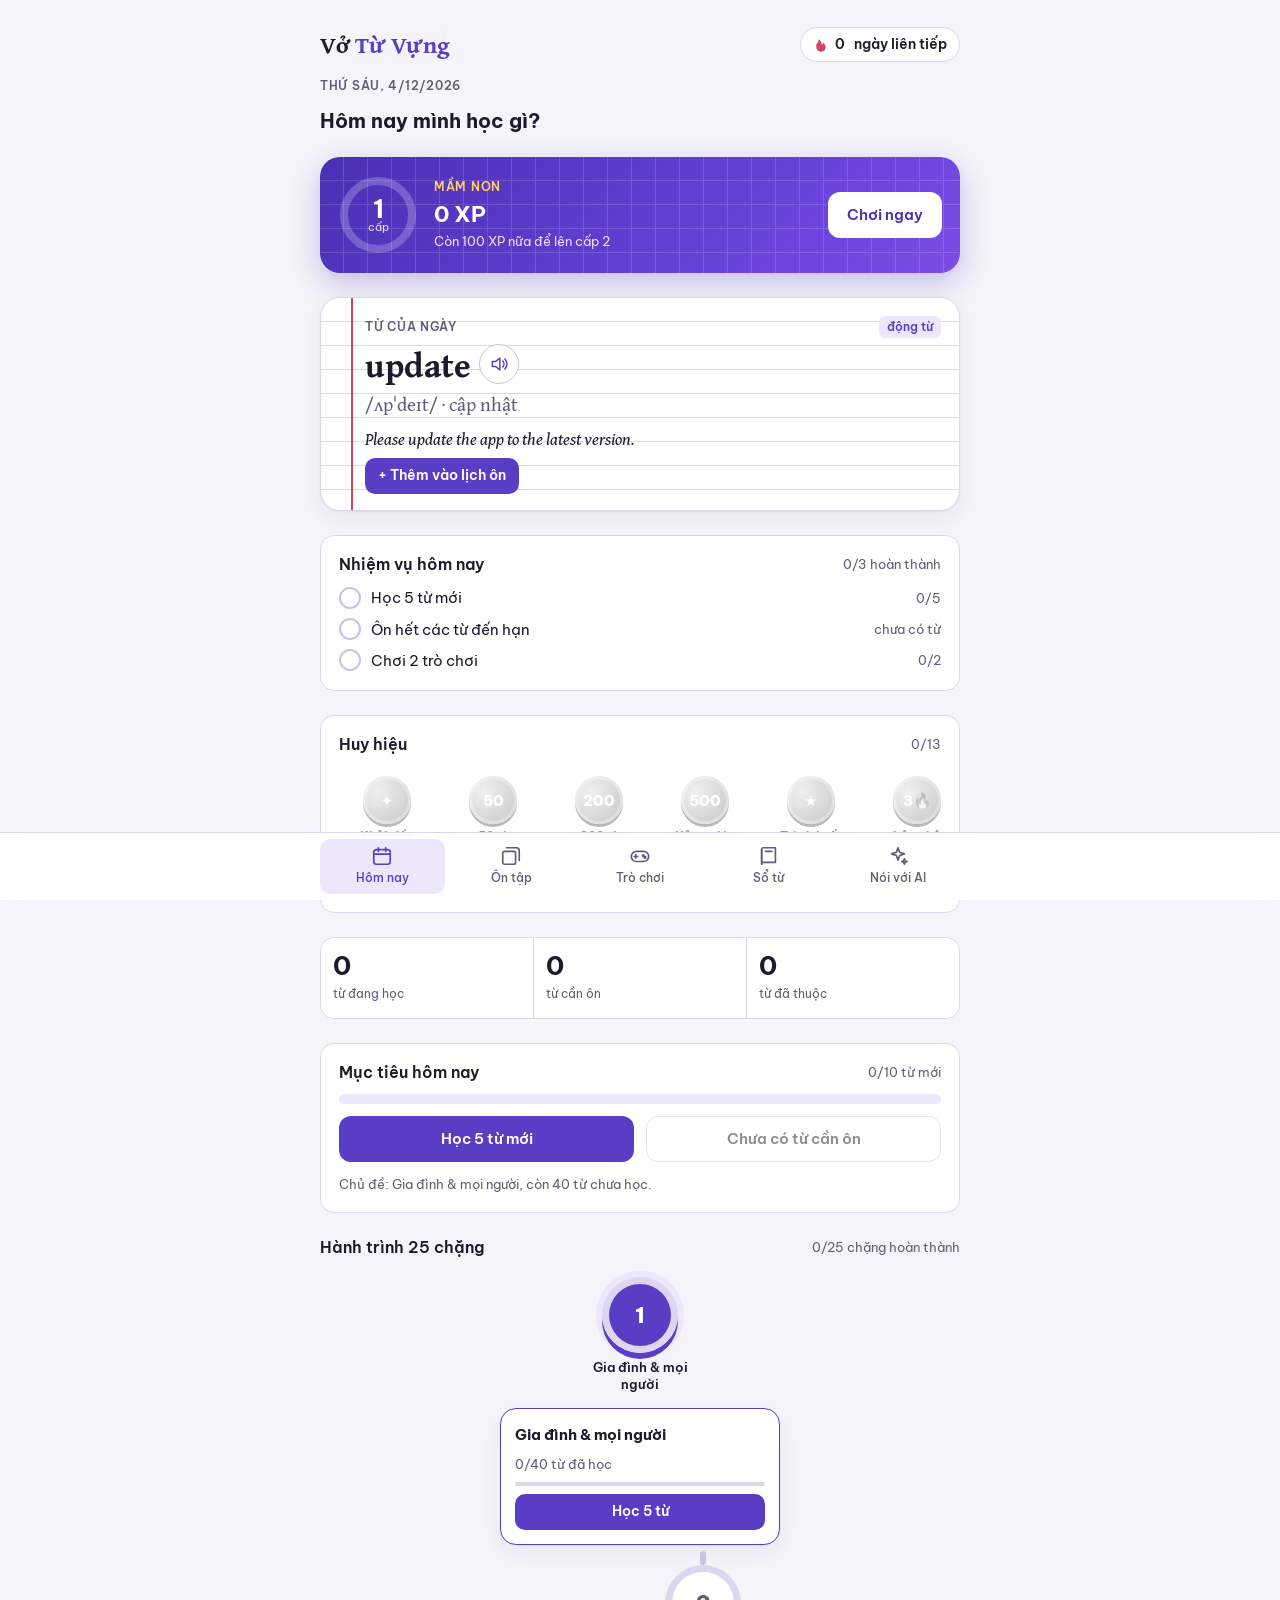
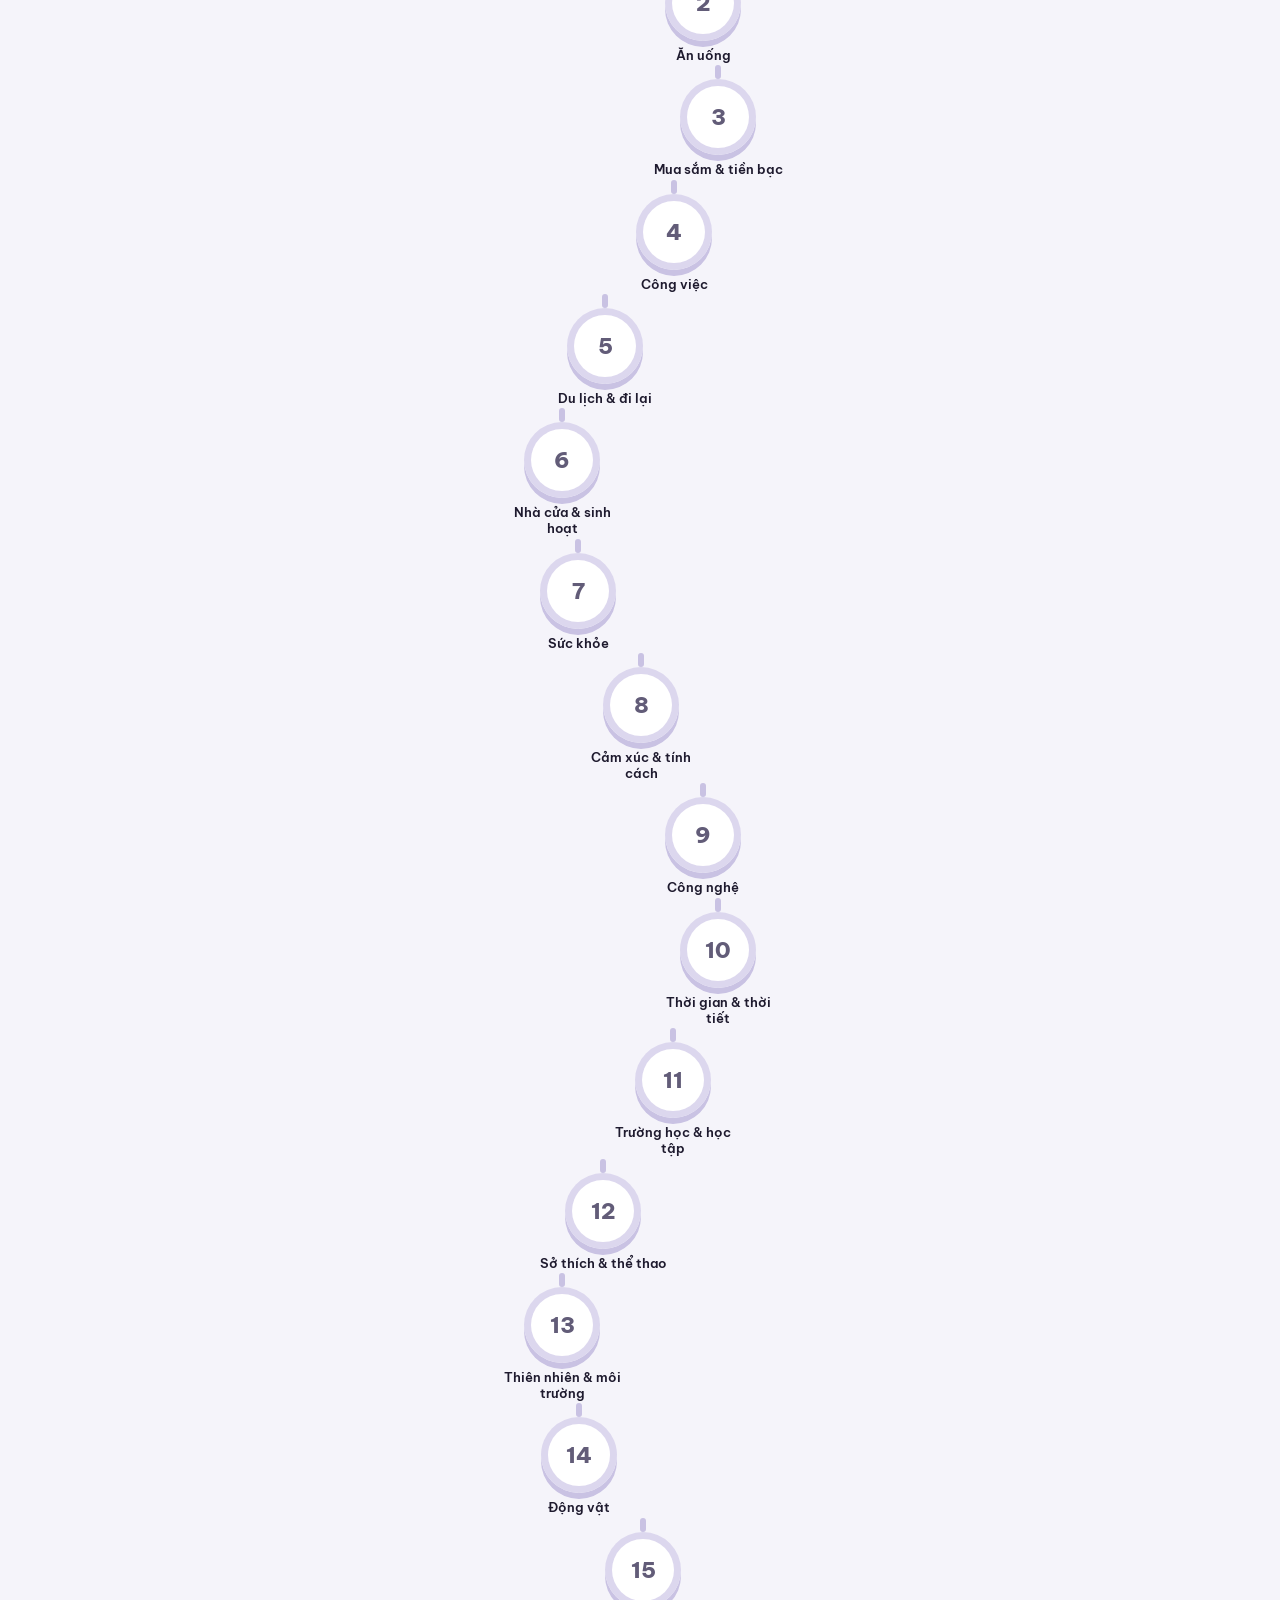
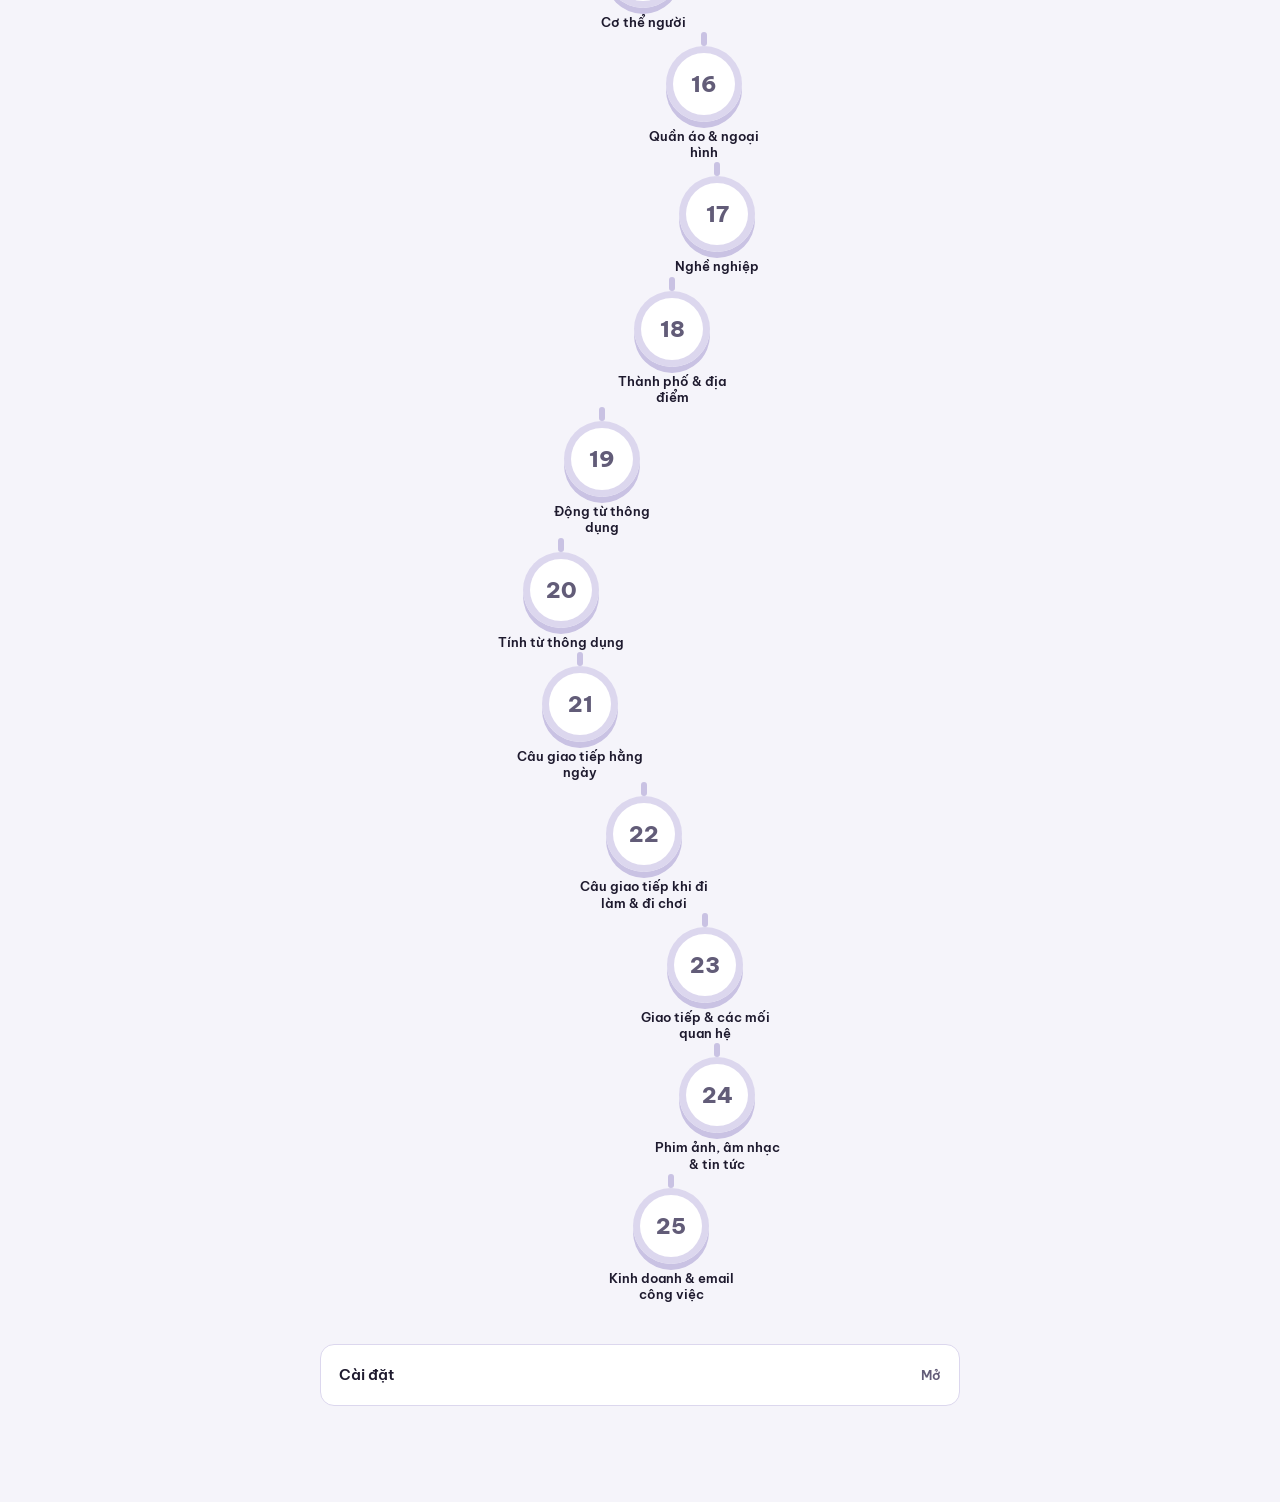
<file: index.html>
<!doctype html>
<html lang="vi">
<head>
<meta charset="utf-8">
<meta name="viewport" content="width=device-width, initial-scale=1, viewport-fit=cover">
<title>Vở Từ Vựng</title>
<link rel="preconnect" href="https://fonts.googleapis.com">
<link rel="preconnect" href="https://fonts.gstatic.com" crossorigin>
<link rel="stylesheet" href="https://fonts.googleapis.com/css2?family=Be+Vietnam+Pro:wght@400;500;600;700&family=Gentium+Book+Plus:ital,wght@0,400;0,700;1,400&display=swap">
<style>
:root {
  --paper: #f5f4fa;
  --card: #ffffff;
  --ink: #1e1a2e;
  --muted: #625c78;
  --rule: #dcd7ee;
  --rule-strong: #c9c2e3;
  --accent: #5b3cc4;
  --accent-ink: #ffffff;
  --accent-soft: #ece7fb;
  --margin: #d2455e;
  --margin-soft: #fbe8ec;
  --good: #1e8757;
  --good-soft: #e3f4ec;
  --warn: #a8690f;
  --warn-soft: #fbf0dc;
  --shadow: 0 1px 2px rgba(30, 26, 46, .06), 0 8px 24px rgba(30, 26, 46, .06);
  --serif: "Gentium Book Plus", "Charis SIL", "Noto Serif", Georgia, serif;
  --sans: "Be Vietnam Pro", system-ui, -apple-system, "Segoe UI", Roboto, sans-serif;
  --radius: 14px;
  --nav-h: 64px;
}
@media (prefers-color-scheme: dark) {
  :root:not([data-theme="light"]) {
    color-scheme: dark;
    --paper: #13111b; --card: #1c1927; --ink: #ece8f8; --muted: #a39dbb;
    --rule: #2d2940; --rule-strong: #3a3552; --accent: #a38bff; --accent-ink: #15111f;
    --accent-soft: #2a2342; --margin: #ff7088; --margin-soft: #3a1c26; --good: #43c98a;
    --good-soft: #15302a; --warn: #e9b04d; --warn-soft: #33281a;
    --shadow: 0 1px 2px rgba(0, 0, 0, .3), 0 8px 24px rgba(0, 0, 0, .25);
  }
}
:root[data-theme="dark"] {
  color-scheme: dark;
  --paper: #13111b; --card: #1c1927; --ink: #ece8f8; --muted: #a39dbb;
  --rule: #2d2940; --rule-strong: #3a3552; --accent: #a38bff; --accent-ink: #15111f;
  --accent-soft: #2a2342; --margin: #ff7088; --margin-soft: #3a1c26; --good: #43c98a;
  --good-soft: #15302a; --warn: #e9b04d; --warn-soft: #33281a;
  --shadow: 0 1px 2px rgba(0, 0, 0, .3), 0 8px 24px rgba(0, 0, 0, .25);
}

* { box-sizing: border-box; }
[hidden] { display: none !important; }
body {
  background: var(--paper);
  color: var(--ink);
  font-family: var(--sans);
  font-size: 15px;
  line-height: 1.55;
  padding-inline: 16px;
  padding-block: 0 calc(var(--nav-h) + 24px + env(safe-area-inset-bottom, 0px));
  -webkit-font-smoothing: antialiased;
}
.app { max-width: 640px; margin: 0 auto; }
h1, h2, h3 { text-wrap: balance; margin: 0; line-height: 1.25; }
h2 { font-size: 20px; font-weight: 700; }
h3 { font-size: 16px; font-weight: 600; }
p { margin: 0; }
.en { font-family: var(--serif); }
.muted { color: var(--muted); }
.small { font-size: 13px; }
.eyebrow { font-size: 12px; font-weight: 600; letter-spacing: .06em; text-transform: uppercase; color: var(--muted); }
.stack { display: flex; flex-direction: column; gap: 12px; }
.stack-lg { display: flex; flex-direction: column; gap: 24px; }
.row { display: flex; align-items: center; gap: 8px; flex-wrap: wrap; }
.spread { display: flex; align-items: center; justify-content: space-between; gap: 12px; flex-wrap: wrap; }
button, input, select, textarea { font: inherit; color: inherit; }
:focus-visible { outline: 2px solid var(--accent); outline-offset: 2px; }

/* Header */
.top {
  display: flex; align-items: center; justify-content: space-between; gap: 12px;
  padding-block: 18px 14px;
}
.brand { font-family: var(--serif); font-weight: 700; font-size: 24px; letter-spacing: -.01em; }
.brand span { color: var(--accent); }
.streak {
  display: inline-flex; align-items: center; gap: 6px; padding: 6px 12px; border-radius: 999px;
  background: var(--card); border: 1px solid var(--rule); font-weight: 600; font-size: 14px;
  font-variant-numeric: tabular-nums; white-space: nowrap;
}
.streak svg { color: var(--margin); }

/* Bottom navigation */
.nav {
  position: fixed; left: 0; right: 0; bottom: 0; z-index: 20;
  background: color-mix(in srgb, var(--card) 92%, transparent);
  backdrop-filter: blur(10px); -webkit-backdrop-filter: blur(10px);
  border-top: 1px solid var(--rule);
  padding: 6px 8px calc(6px + env(safe-area-inset-bottom, 0px));
}
.nav-inner { max-width: 640px; margin: 0 auto; display: grid; grid-template-columns: repeat(5, 1fr); gap: 4px; }
.tab {
  display: flex; flex-direction: column; align-items: center; gap: 2px; padding: 6px 2px;
  background: none; border: 0; border-radius: 10px; color: var(--muted); font-size: 12px; font-weight: 500;
  cursor: pointer; position: relative;
}
.tab svg { width: 22px; height: 22px; }
.tab[aria-current="page"] { color: var(--accent); background: var(--accent-soft); }
.tab .badge {
  position: absolute; top: 2px; right: calc(50% - 22px); min-width: 18px; height: 18px; padding: 0 5px;
  border-radius: 9px; background: var(--margin); color: #fff; font-size: 11px; line-height: 18px;
  font-weight: 700; font-variant-numeric: tabular-nums;
}

/* Surfaces */
.panel { background: var(--card); border: 1px solid var(--rule); border-radius: var(--radius); padding: 18px; }
.stats { display: grid; grid-template-columns: repeat(3, 1fr); gap: 1px; background: var(--rule); border: 1px solid var(--rule); border-radius: var(--radius); overflow: hidden; }
.stat { background: var(--card); padding: 14px 12px; }
.stat b { display: block; font-size: 26px; line-height: 1.1; font-variant-numeric: tabular-nums; }
.stat span { font-size: 12px; color: var(--muted); }
.goal-bar { height: 10px; border-radius: 5px; background: var(--accent-soft); overflow: hidden; }
.goal-bar i { display: block; height: 100%; background: var(--accent); border-radius: 5px; transition: width .4s ease; }

/* Buttons */
.btn {
  display: inline-flex; align-items: center; justify-content: center; gap: 8px; min-height: 46px;
  padding: 10px 18px; border-radius: 12px; border: 1px solid transparent; font-weight: 600; cursor: pointer;
  background: var(--accent); color: var(--accent-ink); transition: transform .08s ease, filter .15s ease;
}
.btn:hover { filter: brightness(1.06); }
.btn:active { transform: translateY(1px); }
.btn[disabled] { opacity: .5; cursor: default; filter: none; }
.btn.ghost { background: var(--card); color: var(--ink); border-color: var(--rule-strong); }
.btn.block { width: 100%; }
.btn.sm { min-height: 36px; padding: 6px 12px; font-size: 14px; border-radius: 10px; }
.icon-btn {
  display: inline-grid; place-items: center; width: 40px; height: 40px; border-radius: 50%;
  border: 1px solid var(--rule-strong); background: var(--card); color: var(--accent); cursor: pointer; flex: none;
}
.icon-btn svg { width: 20px; height: 20px; }
.chips { display: flex; gap: 8px; flex-wrap: wrap; }
.chip {
  padding: 7px 12px; border-radius: 999px; border: 1px solid var(--rule-strong); background: var(--card);
  font-size: 14px; cursor: pointer; color: var(--ink);
}
.chip[aria-pressed="true"] { background: var(--ink); color: var(--paper); border-color: var(--ink); }

/* Topics */
.topics { display: grid; grid-template-columns: repeat(auto-fill, minmax(150px, 1fr)); gap: 10px; }
.topic {
  text-align: left; padding: 12px 14px; border-radius: 12px; border: 1px solid var(--rule);
  background: var(--card); cursor: pointer; display: flex; flex-direction: column; gap: 8px;
}
.topic:hover { border-color: var(--rule-strong); }
.topic[aria-pressed="true"] { border-color: var(--accent); box-shadow: inset 0 0 0 1px var(--accent); }
.topic strong { font-size: 14px; font-weight: 600; }
.topic small { color: var(--muted); font-size: 12px; font-variant-numeric: tabular-nums; }
.mini-bar { height: 4px; border-radius: 2px; background: var(--rule); overflow: hidden; }
.mini-bar i { display: block; height: 100%; background: var(--good); }

/* The notebook card: vở ô ly */
.sheet {
  position: relative; background-color: var(--card); border: 1px solid var(--rule); border-radius: 16px;
  box-shadow: var(--shadow); padding: 26px 20px 22px 44px; overflow: hidden;
  background-image:
    linear-gradient(to right, transparent 30px, var(--margin) 30px, var(--margin) 31.5px, transparent 31.5px),
    repeating-linear-gradient(to bottom, transparent 0 23px, var(--rule-strong) 23px 24px),
    repeating-linear-gradient(to bottom, transparent 0 5px, color-mix(in srgb, var(--rule) 55%, transparent) 5px 6px),
    repeating-linear-gradient(to right, transparent 0 23px, color-mix(in srgb, var(--rule) 70%, transparent) 23px 24px);
}
.sheet-meta { display: flex; justify-content: space-between; gap: 8px; font-size: 12px; color: var(--muted); }
.headword { font-family: var(--serif); font-size: clamp(34px, 9vw, 46px); font-weight: 700; line-height: 1.1; letter-spacing: -.01em; overflow-wrap: anywhere; }
.headword.long { font-size: clamp(26px, 6.5vw, 32px); line-height: 1.2; }
.pron { display: flex; align-items: center; gap: 10px; flex-wrap: wrap; }
.ipa { font-family: var(--serif); font-size: 19px; color: var(--muted); }
.pos { font-size: 12px; font-weight: 600; padding: 2px 8px; border-radius: 6px; background: var(--accent-soft); color: var(--accent); }
.meaning { font-size: 22px; font-weight: 600; }
.example { border-left: 3px solid var(--accent); padding-left: 12px; display: flex; flex-direction: column; gap: 2px; }
.example .en, .example .vi { white-space: pre-line; }
.example .en { font-size: 18px; font-style: italic; }
.example .vi { color: var(--muted); font-size: 14px; }
.hidden-side { width: 100%; cursor: pointer; min-height: 132px; display: grid; place-items: center; border: 1.5px dashed var(--rule-strong); border-radius: 12px; color: var(--muted); font-size: 14px; background: color-mix(in srgb, var(--card) 80%, transparent); }
.progress-dots { display: flex; gap: 4px; }
.progress-dots i { flex: 1; height: 4px; border-radius: 2px; background: var(--rule); }
.progress-dots i.done { background: var(--accent); }

/* Ratings */
.rate { display: grid; grid-template-columns: repeat(4, 1fr); gap: 8px; }
.rate button {
  display: flex; flex-direction: column; align-items: center; gap: 2px; padding: 10px 4px; border-radius: 12px;
  border: 1px solid var(--rule-strong); background: var(--card); cursor: pointer; font-weight: 600; font-size: 14px;
}
.rate button small { font-weight: 400; font-size: 11px; color: var(--muted); font-variant-numeric: tabular-nums; }
.rate .again { color: var(--margin); background: var(--margin-soft); border-color: transparent; }
.rate .hard { color: var(--warn); background: var(--warn-soft); border-color: transparent; }
.rate .good { color: var(--accent); background: var(--accent-soft); border-color: transparent; }
.rate .easy { color: var(--good); background: var(--good-soft); border-color: transparent; }

/* Quiz */
.options { display: grid; gap: 10px; }
.option {
  text-align: left; padding: 14px 16px; border-radius: 12px; border: 1px solid var(--rule-strong);
  background: var(--card); cursor: pointer; font-size: 16px; font-weight: 500; transition: background .15s ease;
}
.option:hover:not([disabled]) { border-color: var(--accent); }
.option.correct { background: var(--good-soft); border-color: var(--good); color: var(--good); }
.option.wrong { background: var(--margin-soft); border-color: var(--margin); color: var(--margin); }
.option[disabled] { cursor: default; }
.feedback { font-weight: 600; min-height: 1.5em; }
.feedback.ok { color: var(--good); }
.feedback.no { color: var(--margin); }
.score { font-size: 48px; font-weight: 700; font-variant-numeric: tabular-nums; line-height: 1; }

/* Forms */
.field { display: flex; flex-direction: column; gap: 6px; }
.field label { font-size: 13px; font-weight: 600; }
.input, .select, .textarea {
  width: 100%; padding: 11px 13px; border-radius: 10px; border: 1px solid var(--rule-strong);
  background: var(--card); font-size: 16px;
}
.textarea { min-height: 96px; resize: vertical; }
.input.en, .textarea.en { font-family: var(--serif); font-size: 18px; }
.grid-2 { display: grid; grid-template-columns: 1fr 1fr; gap: 12px; }

/* Word list */
.wordlist { display: flex; flex-direction: column; }
.wl-group { padding-block: 14px 6px; }
.wl-row { display: flex; align-items: center; gap: 12px; padding: 10px 0; border-bottom: 1px solid var(--rule); }
.wl-main { flex: 1; min-width: 0; }
.wl-word { font-family: var(--serif); font-size: 18px; font-weight: 700; }
.wl-ipa { font-family: var(--serif); color: var(--muted); font-size: 14px; margin-left: 6px; }
.wl-vi { color: var(--muted); font-size: 14px; }
.pill { font-size: 11px; font-weight: 600; padding: 2px 8px; border-radius: 999px; white-space: nowrap; }
.pill.new { background: var(--rule); color: var(--muted); }
.pill.learning { background: var(--warn-soft); color: var(--warn); }
.pill.known { background: var(--good-soft); color: var(--good); }
.pill.mine { background: var(--accent-soft); color: var(--accent); }

/* AI */
.verdict { display: inline-flex; align-items: center; gap: 6px; font-weight: 700; padding: 4px 12px; border-radius: 999px; }
.verdict.ok { background: var(--good-soft); color: var(--good); }
.verdict.almost { background: var(--warn-soft); color: var(--warn); }
.verdict.no { background: var(--margin-soft); color: var(--margin); }
.fix { font-family: var(--serif); font-size: 19px; }
.fix del { color: var(--margin); text-decoration-thickness: 1.5px; }
.bullets { margin: 0; padding-left: 20px; display: flex; flex-direction: column; gap: 4px; }
.notice { padding: 12px 14px; border-radius: 12px; background: var(--accent-soft); color: var(--ink); font-size: 14px; }
.thinking { display: inline-flex; gap: 4px; }
.thinking i { width: 6px; height: 6px; border-radius: 50%; background: var(--accent); animation: blink 1s infinite ease-in-out; }
.thinking i:nth-child(2) { animation-delay: .15s; }
.thinking i:nth-child(3) { animation-delay: .3s; }
@keyframes blink { 0%, 100% { opacity: .25; } 50% { opacity: 1; } }

details.settings summary { cursor: pointer; font-weight: 600; list-style: none; display: flex; justify-content: space-between; align-items: center; }
details.settings summary::-webkit-details-marker { display: none; }
details.settings[open] summary { margin-bottom: 14px; }
.toast {
  position: fixed; left: 50%; bottom: calc(var(--nav-h) + 20px + env(safe-area-inset-bottom, 0px));
  transform: translateX(-50%); background: var(--ink); color: var(--paper); padding: 10px 16px;
  border-radius: 10px; font-size: 14px; z-index: 30; max-width: calc(100% - 32px); box-shadow: var(--shadow);
}
.pop { animation: pop .25s ease; }
@keyframes pop { from { transform: translateY(6px); opacity: .6; } to { transform: none; opacity: 1; } }
@media (prefers-reduced-motion: reduce) {
  *, *::before, *::after { animation: none !important; transition: none !important; }
}
@media (max-width: 420px) {
  .grid-2 { grid-template-columns: 1fr; }
  .rate { grid-template-columns: repeat(2, 1fr); }
  .sheet { padding-left: 40px; padding-right: 16px; }
}
@media (hover: none), (max-width: 480px) {
  .kbd-hint { display: none; }
}

/* ---------- Trang Hôm nay: cấp độ & nhiệm vụ ---------- */
.hero {
  display: grid; grid-template-columns: auto 1fr auto; align-items: center; gap: 16px; padding: 18px;
  border-radius: 20px; color: #fff; position: relative; overflow: hidden;
  background: linear-gradient(135deg, #4b2fb3 0%, #6d46e0 55%, #8a5cf0 100%);
  box-shadow: 0 10px 30px rgba(75, 47, 179, .28);
}
.hero::after {
  content: ""; position: absolute; inset: 0; pointer-events: none; opacity: .14;
  background-image: repeating-linear-gradient(to bottom, transparent 0 23px, #fff 23px 24px), repeating-linear-gradient(to right, transparent 0 23px, #fff 23px 24px);
}
.hero > * { position: relative; z-index: 1; }
.ring { position: relative; width: 80px; height: 80px; }
.ring svg { width: 80px; height: 80px; transform: rotate(-90deg); }
.ring circle { fill: none; stroke-width: 8; }
.ring-bg { stroke: rgba(255, 255, 255, .22); }
.ring-fg { stroke: #ffd166; stroke-linecap: round; transition: stroke-dashoffset .8s ease; }
.ring-num { position: absolute; inset: 0; display: grid; place-content: center; text-align: center; line-height: 1; }
.ring-num b { font-size: 26px; }
.ring-num span { font-size: 11px; opacity: .85; }
.hero-eyebrow { color: #ffd166; }
.hero-xp { font-size: 22px; font-weight: 700; font-variant-numeric: tabular-nums; }
.hero .small { opacity: .85; }
.hero-play { background: #fff; color: #4b2fb3; }
@media (max-width: 480px) { .hero { grid-template-columns: auto 1fr; } .hero-play { grid-column: 1 / -1; } }
.quests { list-style: none; margin: 0; padding: 0; display: flex; flex-direction: column; gap: 8px; }
.quests li { display: flex; align-items: center; gap: 10px; }
.quests .q-text { flex: 1; }
.quests .check { width: 22px; height: 22px; border-radius: 50%; border: 2px solid var(--rule-strong); display: grid; place-items: center; font-size: 13px; font-weight: 700; flex: none; }
.quests li.done .check { background: var(--good); border-color: var(--good); color: #fff; }
.quests li.done .q-text { color: var(--muted); text-decoration: line-through; }

/* ---------- Kho trò chơi ---------- */
.games { display: grid; grid-template-columns: repeat(auto-fill, minmax(260px, 1fr)); gap: 12px; }
.game-card {
  display: flex; gap: 14px; align-items: center; text-align: left; padding: 14px; border-radius: 16px; cursor: pointer;
  border: 1px solid var(--rule); background: var(--card); color: var(--ink); transition: transform .12s ease, box-shadow .2s ease, border-color .2s;
}
.game-card:hover { transform: translateY(-2px); box-shadow: var(--shadow); border-color: color-mix(in srgb, var(--g) 50%, var(--rule)); }
.game-icon { width: 56px; height: 56px; border-radius: 14px; display: grid; place-items: center; flex: none; color: #fff;
  background: linear-gradient(145deg, color-mix(in srgb, var(--g) 80%, #fff), var(--g)); box-shadow: 0 6px 16px color-mix(in srgb, var(--g) 35%, transparent); }
.game-icon svg { width: 28px; height: 28px; }
.game-meta { display: flex; flex-direction: column; gap: 2px; min-width: 0; }
.game-meta strong { font-size: 16px; }
.game-best { font-size: 12px; font-weight: 600; color: var(--g); margin-top: 2px; }

/* ---------- Thanh điểm & đồng hồ ---------- */
.hud { display: flex; gap: 8px; }
.hud-item { flex: 1; background: var(--card); border: 1px solid var(--rule); border-radius: 12px; padding: 8px 10px; text-align: center; }
.hud-item b { display: block; font-size: 20px; font-variant-numeric: tabular-nums; line-height: 1.2; }
.hud-item span { font-size: 11px; color: var(--muted); }
.hud-item.hot { border-color: var(--warn); background: var(--warn-soft); color: var(--warn); }
.hud-item.lives b { color: var(--margin); letter-spacing: 2px; }
.timer { position: relative; height: 26px; border-radius: 13px; background: var(--accent-soft); overflow: hidden; }
.timer i { position: absolute; inset: 0 auto 0 0; background: linear-gradient(90deg, var(--accent), color-mix(in srgb, var(--accent) 60%, #ec4899)); border-radius: 13px; transition: width .25s linear; }
.timer span { position: relative; display: block; text-align: center; font-size: 13px; font-weight: 700; line-height: 26px; font-variant-numeric: tabular-nums; color: var(--ink); }

/* Lật thẻ */
.mem-grid { display: grid; grid-template-columns: repeat(4, 1fr); gap: 8px; perspective: 800px; }
@media (max-width: 420px) { .mem-grid { grid-template-columns: repeat(3, 1fr); } .mem-card { aspect-ratio: 1 / 1; } }
.mem-card { position: relative; aspect-ratio: 3 / 4; max-width: 100%; border: 0; padding: 0; background: none; cursor: pointer; transform-style: preserve-3d; transition: transform .35s ease; }
.mem-card.up { transform: rotateY(180deg); }
.mem-back, .mem-front { position: absolute; inset: 0; border-radius: 12px; display: grid; place-items: center; backface-visibility: hidden; -webkit-backface-visibility: hidden; padding: 6px; text-align: center; overflow-wrap: anywhere; }
.mem-back { background: linear-gradient(145deg, #6d46e0, #4b2fb3); color: rgba(255, 255, 255, .7); font-size: 26px; font-weight: 700;
  background-image: repeating-linear-gradient(45deg, rgba(255,255,255,.08) 0 6px, transparent 6px 12px), linear-gradient(145deg, #6d46e0, #4b2fb3); }
.mem-front { transform: rotateY(180deg); background: var(--card); border: 1.5px solid var(--rule-strong); font-size: 14px; font-weight: 600; }
.mem-front.en { font-size: 17px; }
.mem-card.matched .mem-front { background: var(--good-soft); border-color: var(--good); color: var(--good); }

/* Nối nhanh */
.rush { display: grid; grid-template-columns: 1fr 1fr; gap: 10px; }
.rush-col { display: flex; flex-direction: column; gap: 8px; }
.rush-item { min-height: 54px; padding: 8px 10px; border-radius: 12px; border: 1.5px solid var(--rule-strong); background: var(--card); cursor: pointer; font-weight: 600; font-size: 14px; animation: pop .25s ease; }
.rush-item.en { font-size: 17px; }
.rush-item.sel { border-color: var(--accent); background: var(--accent-soft); color: var(--accent); }

/* Đúng hay Sai */
.tf-card { text-align: center; align-items: center; display: flex; flex-direction: column; gap: 6px; }
.tf-card .row { justify-content: center; }
.tf-eq { color: var(--muted); font-size: 13px; }
.tf-btns { display: grid; grid-template-columns: 1fr 1fr; gap: 12px; }
.tf-btns button { min-height: 72px; border-radius: 16px; border: 0; font-size: 20px; font-weight: 700; cursor: pointer; color: #fff; display: flex; flex-direction: column; align-items: center; justify-content: center; }
.tf-btns small { font-size: 11px; font-weight: 500; opacity: .8; }
.tf-no { background: var(--margin); }
.tf-yes { background: var(--good); }
@media (hover: none) { .tf-btns small { display: none; } }

/* Mưa từ */
.rain-target { display: flex; align-items: baseline; gap: 8px; flex-wrap: wrap; padding: 10px 14px; border-radius: 12px; background: var(--accent-soft); }
.rain-target b { font-size: 20px; }
.arena { position: relative; height: 380px; border-radius: 16px; overflow: hidden; border: 1px solid var(--rule);
  background: linear-gradient(to bottom, color-mix(in srgb, #3b7de0 12%, var(--card)), var(--card)); }
.arena::after { content: ""; position: absolute; left: 0; right: 0; bottom: 0; height: 6px; background: var(--margin); opacity: .6; }
.drop { position: absolute; top: 0; padding: 8px 14px; border-radius: 999px; border: 1.5px solid #3b7de0; background: var(--card); color: var(--ink);
  font-size: 17px; font-weight: 700; cursor: pointer; white-space: nowrap; box-shadow: 0 4px 12px rgba(59, 125, 224, .2); will-change: transform; }

/* Xếp chữ */
.slots, .tiles { display: flex; gap: 6px; flex-wrap: wrap; justify-content: center; }
.slot, .tile { width: 40px; height: 48px; border-radius: 10px; font-size: 22px; font-weight: 700; text-transform: lowercase; display: grid; place-items: center; }
.slot { border: 2px dashed var(--rule-strong); background: transparent; cursor: pointer; }
.slot.filled { border-style: solid; border-color: var(--accent); background: var(--accent-soft); color: var(--accent); }
.slots.ok .slot { border-color: var(--good); background: var(--good-soft); color: var(--good); }
.tile { border: 1px solid var(--rule-strong); background: var(--card); cursor: pointer; box-shadow: 0 3px 0 var(--rule-strong); }
.tile:active { transform: translateY(2px); box-shadow: 0 1px 0 var(--rule-strong); }
.tile[disabled] { opacity: .25; box-shadow: none; }

/* Xếp câu */
.answer-line { min-height: 56px; padding: 8px; border-radius: 12px; border: 2px dashed var(--rule-strong); display: flex; flex-wrap: wrap; gap: 6px; align-content: flex-start; }
.answer-line.ok { border-style: solid; border-color: var(--good); background: var(--good-soft); }
.answer-line.no { border-style: solid; border-color: var(--margin); background: var(--margin-soft); }
.chip-bank { display: flex; flex-wrap: wrap; gap: 6px; }
.chip-word { padding: 8px 12px; border-radius: 10px; border: 1px solid var(--rule-strong); background: var(--card); font-size: 17px; cursor: pointer; box-shadow: 0 2px 0 var(--rule-strong); }
.chip-bank .chip-word[disabled] { visibility: hidden; }

/* Hiệu ứng */
.confetti { position: fixed; inset: 0; pointer-events: none; z-index: 50; }
.float-pts { position: absolute; transform: translate(-50%, 0); font-weight: 800; font-size: 18px; color: var(--good); pointer-events: none; z-index: 40; animation: floatUp .9s ease-out forwards; }
.float-pts.bad { color: var(--margin); }
@keyframes floatUp { from { opacity: 1; transform: translate(-50%, 0); } to { opacity: 0; transform: translate(-50%, -48px); } }
.shake { animation: shake .4s ease; }
@keyframes shake { 20%, 60% { transform: translateX(-6px); } 40%, 80% { transform: translateX(6px); } }
.result .score { font-size: 56px; background: linear-gradient(90deg, var(--accent), #ec4899); -webkit-background-clip: text; background-clip: text; color: transparent; }

#quiz { display: flex; flex-direction: column; gap: 12px; }

/* ---------- Chuyển cảnh ---------- */
main > section:not([hidden]) { animation: viewIn .32s cubic-bezier(.2, .8, .2, 1); }
@keyframes viewIn { from { opacity: 0; transform: translateY(10px); } to { opacity: 1; transform: none; } }
.hero { background-size: 200% 200%; animation: heroShift 12s ease-in-out infinite alternate; background-image: linear-gradient(135deg, #4b2fb3 0%, #6d46e0 40%, #9b5cf0 70%, #d9468f 100%); }
@keyframes heroShift { from { background-position: 0% 50%; } to { background-position: 100% 50%; } }

/* ---------- Từ của ngày ---------- */
.wotd { position: relative; border-radius: 20px; padding: 18px 18px 16px 44px; background-color: var(--card); border: 1px solid var(--rule); box-shadow: var(--shadow); overflow: hidden; display: flex; flex-direction: column; gap: 6px;
  background-image: linear-gradient(to right, transparent 30px, var(--margin) 30px, var(--margin) 31.5px, transparent 31.5px), repeating-linear-gradient(to bottom, transparent 0 23px, var(--rule) 23px 24px); }
.wotd-top { display: flex; justify-content: space-between; align-items: center; }
.wotd-word { font-size: 34px; font-weight: 700; line-height: 1.1; }
.wotd-ex { font-style: italic; font-size: 17px; }

/* ---------- Huy hiệu ---------- */
.badges { display: grid; grid-template-columns: repeat(auto-fill, minmax(92px, 1fr)); gap: 10px; }
.badge-item { display: flex; flex-direction: column; align-items: center; text-align: center; gap: 4px; padding: 10px 4px; border-radius: 14px; opacity: .45; filter: grayscale(1); }
.badge-item.got { opacity: 1; filter: none; background: var(--warn-soft); }
.badge-medal { width: 48px; height: 48px; border-radius: 50%; display: grid; place-items: center; font-weight: 800; font-size: 15px; color: #fff;
  background: radial-gradient(circle at 30% 30%, #ffe08a, #e9a21b 60%, #b7700f); box-shadow: 0 3px 0 #9a5d0c, inset 0 0 0 3px rgba(255,255,255,.35); }
.badge-name { font-size: 12px; font-weight: 700; }
.badge-desc { font-size: 10.5px; color: var(--muted); line-height: 1.3; }

/* ---------- Hành trình ---------- */
.journey { display: flex; flex-direction: column; align-items: center; gap: 6px; padding-block: 8px; position: relative; }
.j-step { display: flex; flex-direction: column; align-items: center; gap: 6px; transform: translateX(var(--x)); position: relative; }
.j-step + .j-step::before { content: ""; position: absolute; top: -14px; left: 50%; width: 6px; height: 14px; border-radius: 3px; background: var(--rule-strong); transform: translateX(-50%); }
.j-node { width: 76px; height: 76px; border-radius: 50%; border: 0; padding: 7px; cursor: pointer; position: relative;
  background: conic-gradient(var(--good) var(--p), var(--rule) 0); box-shadow: 0 6px 0 var(--rule-strong); transition: transform .15s ease; }
.j-node:active { transform: translateY(4px); box-shadow: 0 2px 0 var(--rule-strong); }
.j-core { width: 100%; height: 100%; border-radius: 50%; display: grid; place-items: center; font-weight: 800; font-size: 22px; background: var(--card); color: var(--muted); }
.j-step.going .j-core { color: var(--accent); }
.j-step.done .j-node { background: conic-gradient(#e9a21b 360deg, #e9a21b 0); box-shadow: 0 6px 0 #b7700f; }
.j-step.done .j-core { background: radial-gradient(circle at 30% 30%, #ffe08a, #e9a21b); color: #fff; }
.j-step.sel .j-node { box-shadow: 0 6px 0 var(--accent), 0 0 0 6px var(--accent-soft); animation: bob 1.6s ease-in-out infinite; }
.j-step.sel .j-core { background: var(--accent); color: #fff; }
@keyframes bob { 0%, 100% { transform: translateY(0); } 50% { transform: translateY(-5px); } }
.j-label { font-size: 12.5px; font-weight: 600; max-width: 130px; text-align: center; line-height: 1.3; margin-bottom: 10px; }
.j-card { display: flex; flex-direction: column; gap: 8px; width: min(280px, 80vw); padding: 14px; border-radius: 16px; background: var(--card); border: 1px solid var(--accent); box-shadow: var(--shadow); margin-bottom: 14px; }

/* ---------- Thẻ ôn tập lật & vuốt ---------- */
.flip-in { animation: flipIn .45s cubic-bezier(.2, .8, .2, 1); }
@keyframes flipIn { from { transform: perspective(900px) rotateY(-90deg); opacity: .4; } to { transform: perspective(900px) rotateY(0); opacity: 1; } }
.swipeable { touch-action: pan-y; cursor: grab; transition: transform .25s ease, box-shadow .2s; user-select: none; }
.swipeable[data-dir="good"] { box-shadow: 0 0 0 3px var(--good), var(--shadow); }
.swipeable[data-dir="again"] { box-shadow: 0 0 0 3px var(--margin), var(--shadow); }
.swipe-hint { text-align: center; }
@media (hover: hover) { .swipe-hint { display: none; } }

/* ---------- AI: chọn chế độ & trò chuyện ---------- */
.seg { display: grid; grid-template-columns: 1fr 1fr; gap: 4px; padding: 4px; border-radius: 12px; background: var(--accent-soft); }
.seg button { border: 0; border-radius: 9px; padding: 9px; font-weight: 600; background: transparent; color: var(--muted); cursor: pointer; }
.seg button[aria-selected="true"] { background: var(--card); color: var(--accent); box-shadow: 0 1px 3px rgba(0,0,0,.08); }
#chat { display: flex; flex-direction: column; gap: 12px; }
.scenarios { display: grid; grid-template-columns: repeat(auto-fill, minmax(240px, 1fr)); gap: 10px; }
.scenario { text-align: left; display: flex; flex-direction: column; gap: 4px; padding: 14px; border-radius: 16px; border: 1px solid var(--rule); background: var(--card); cursor: pointer; transition: transform .12s, box-shadow .2s, border-color .2s; }
.scenario:hover { transform: translateY(-2px); box-shadow: var(--shadow); border-color: var(--accent); }
.scenario-open { font-style: italic; color: var(--accent); margin-top: 4px; }
.chat-list { display: flex; flex-direction: column; gap: 12px; max-height: 58vh; overflow-y: auto; padding: 12px; border-radius: 16px; border: 1px solid var(--rule);
  background-color: var(--card); background-image: repeating-linear-gradient(to bottom, transparent 0 23px, color-mix(in srgb, var(--rule) 60%, transparent) 23px 24px); }
.msg { display: flex; gap: 8px; align-items: flex-end; max-width: 88%; }
.msg.ai { align-self: flex-start; }
.msg.me { align-self: flex-end; flex-direction: column; align-items: flex-end; }
.avatar { width: 32px; height: 32px; border-radius: 50%; flex: none; display: grid; place-items: center; font-size: 11px; font-weight: 800; color: #fff; background: linear-gradient(145deg, #8a5cf0, #4b2fb3); }
.bubble { padding: 10px 14px; border-radius: 18px; font-size: 17px; }
.msg.ai .bubble { background: var(--accent-soft); border-bottom-left-radius: 6px; }
.msg.me .bubble { background: var(--accent); color: var(--accent-ink); border-bottom-right-radius: 6px; }
.bubble-vi { font-size: 14px; color: var(--muted); margin-top: 4px; }
.bubble-tools { display: flex; align-items: center; gap: 8px; margin-top: 6px; }
.bubble-tools .icon-btn { width: 32px; height: 32px; }
.link-btn { border: 0; background: none; color: var(--accent); font-weight: 600; font-size: 13px; cursor: pointer; padding: 0; }
.fixbox { font-size: 14px; padding: 8px 12px; border-radius: 12px; max-width: 100%; }
.fixbox.ok { background: var(--good-soft); color: var(--good); }
.fixbox.no { background: var(--warn-soft); color: var(--ink); border: 1px solid color-mix(in srgb, var(--warn) 40%, transparent); }
.fixbox .en { font-size: 16px; font-weight: 700; }
.sugg { display: flex; gap: 6px; flex-wrap: wrap; align-items: center; }
.chat-compose { display: flex; gap: 8px; align-items: flex-end; }
.chat-input { min-height: 52px; flex: 1; }
.badges { display: flex; overflow-x: auto; gap: 10px; padding-bottom: 6px; scroll-snap-type: x proximity; }
.badge-item { flex: 0 0 96px; scroll-snap-align: start; }
@media (max-width: 420px) { .j-step { transform: translateX(calc(var(--x) * .7)); } }

/* ---------- Đấu trùm ---------- */
.boss-arena { position: relative; display: flex; flex-direction: column; align-items: center; gap: 8px; padding: 14px; border-radius: 20px; overflow: hidden; color: #fff;
  background: radial-gradient(120% 90% at 50% 0%, #4a2a8f 0%, #241448 55%, #140b2c 100%); box-shadow: inset 0 0 60px rgba(0,0,0,.4), var(--shadow); }
.boss-arena::before, .boss-arena::after { content: "✦"; position: absolute; color: rgba(255,255,255,.35); animation: twinkle 2.6s ease-in-out infinite; }
.boss-arena::before { top: 16px; left: 12%; font-size: 13px; }
.boss-arena::after { top: 40px; right: 14%; font-size: 10px; animation-delay: 1.2s; }
@keyframes twinkle { 0%, 100% { opacity: .2; } 50% { opacity: 1; } }
.boss-hpbar { width: 100%; height: 20px; border-radius: 10px; background: rgba(255,255,255,.14); position: relative; overflow: hidden; }
.boss-hpbar i { position: absolute; inset: 0 auto 0 0; border-radius: 10px; background: linear-gradient(90deg, #ff9f43, #ff5470, #d33b4d); transition: width .45s cubic-bezier(.2,.8,.2,1); }
.boss-hpbar span { position: relative; display: block; text-align: center; font-size: 11.5px; font-weight: 700; line-height: 20px; text-shadow: 0 1px 2px rgba(0,0,0,.4); }
.boss-fig { width: 150px; filter: drop-shadow(0 10px 18px rgba(0,0,0,.45)); animation: bossIdle 2.4s ease-in-out infinite; }
@keyframes bossIdle { 0%, 100% { transform: translateY(0) rotate(-1deg); } 50% { transform: translateY(-8px) rotate(1.5deg); } }
.boss-fig.hit { animation: bossHit .4s ease; }
@keyframes bossHit { 20% { transform: translateX(10px) rotate(4deg); filter: brightness(2.4) saturate(0) drop-shadow(0 10px 18px rgba(0,0,0,.45)); } 60% { transform: translateX(-6px); } }
.boss-fig.angry .boss-pupil { fill: #ff3b3b; }
.boss-fig.angry .boss-brow { stroke: #ff5a5a; }
.boss-fig.angry { animation-duration: 1.1s; }
.boss-row { display: flex; justify-content: space-between; width: 100%; align-items: center; }
.boss-hearts { color: #ff5470; font-size: 20px; letter-spacing: 3px; text-shadow: 0 1px 3px rgba(0,0,0,.5); }
.boss-combo { font-size: 13px; font-weight: 700; padding: 3px 10px; border-radius: 999px; background: rgba(255,255,255,.14); }
.boss-combo.hot { background: #ff9f43; color: #4a2400; animation: pulseHot .8s ease-in-out infinite; }
@keyframes pulseHot { 50% { transform: scale(1.12); } }
.float-pts.dmg { font-size: 26px; color: #ffd166; text-shadow: 0 2px 6px rgba(0,0,0,.6); }
</style>
</head>
<body>
<div class="app">
  <header class="top">
    <div class="brand">Vở <span>Từ Vựng</span></div>
    <div class="streak" title="Số ngày học liên tiếp">
      <svg width="16" height="16" viewBox="0 0 24 24" fill="currentColor" aria-hidden="true"><path d="M12 22c4 0 7-2.7 7-6.6 0-3.3-2.2-5.4-3.6-7.2-.3 2-1.4 3.2-2.6 3.6.4-3.4-1.2-6.6-4.3-8.8.1 3.5-1.6 5.6-3 7.5C4.3 12.2 5 13.8 5 15.4 5 19.3 8 22 12 22z"/></svg>
      <span id="streak-n">0</span>&nbsp;ngày liên tiếp
    </div>
  </header>

  <main>
    <!-- Hôm nay -->
    <section id="view-today" class="stack-lg">
      <div class="stack">
        <p class="eyebrow" id="today-date"></p>
        <h2 id="today-title">Hôm nay mình học gì?</h2>
      </div>
      <div class="hero" id="hero"></div>
      <div id="wotd"></div>
      <div class="panel stack" id="quests"></div>
      <div class="panel stack" id="badges"></div>
      <div class="stats">
        <div class="stat"><b id="st-learned">0</b><span>từ đang học</span></div>
        <div class="stat"><b id="st-due">0</b><span>từ cần ôn</span></div>
        <div class="stat"><b id="st-known">0</b><span>từ đã thuộc</span></div>
      </div>
      <div class="panel stack">
        <div class="spread"><h3>Mục tiêu hôm nay</h3><span class="muted small" id="goal-text"></span></div>
        <div class="goal-bar" aria-hidden="true"><i id="goal-fill" style="width:0%"></i></div>
        <div class="grid-2">
          <button class="btn" id="btn-learn" type="button">Học 5 từ mới</button>
          <button class="btn ghost" id="btn-review" type="button">Ôn tập</button>
        </div>
        <p class="small muted" id="learn-hint"></p>
      </div>
      <div class="stack">
        <div class="spread"><h3>Hành trình 25 chặng</h3><span class="small muted" id="journey-sum"></span></div>
        <div class="journey" id="topics"></div>
      </div>
      <details class="panel settings" id="settings">
        <summary>Cài đặt <span class="muted small">Mở</span></summary>
        <div class="stack">
          <div class="grid-2">
            <div class="field">
              <label for="set-goal">Số từ mới mỗi ngày</label>
              <select class="select" id="set-goal">
                <option value="5">5 từ</option><option value="10">10 từ</option>
                <option value="15">15 từ</option><option value="20">20 từ</option>
              </select>
            </div>
            <div class="field">
              <label for="set-rate">Tốc độ đọc</label>
              <select class="select" id="set-rate">
                <option value="0.7">Chậm</option><option value="0.9">Vừa</option><option value="1">Bình thường</option>
              </select>
            </div>
          </div>
          <div class="field">
            <label for="set-voice">Giọng đọc tiếng Anh</label>
            <select class="select" id="set-voice"><option value="">Mặc định của máy</option></select>
          </div>
          <label class="row small"><input type="checkbox" id="set-auto"> Tự đọc to khi hiện từ mới</label>
          <label class="row small"><input type="checkbox" id="set-sound"> Âm thanh hiệu ứng trong trò chơi</label>
          <p class="small muted" id="save-status">Tiến độ được lưu trên trình duyệt này.</p>
          <div class="row">
            <button class="btn sm ghost" type="button" id="btn-reset">Xóa toàn bộ tiến độ</button>
            <span class="row" id="reset-confirm" hidden>
              <span class="small">Chắc chắn xóa?</span>
              <button class="btn sm" type="button" id="btn-reset-yes">Xóa</button>
              <button class="btn sm ghost" type="button" id="btn-reset-no">Giữ lại</button>
            </span>
          </div>
        </div>
      </details>
    </section>

    <!-- Học từ mới -->
    <section id="view-learn" class="stack-lg" hidden></section>

    <!-- Ôn tập -->
    <section id="view-review" class="stack-lg" hidden></section>

    <!-- Luyện tập -->
    <section id="view-practice" class="stack-lg" hidden>
      <div class="stack" id="practice-head">
        <div class="spread">
          <div class="stack" style="gap:4px"><p class="eyebrow" id="pr-eyebrow">Trò chơi</p><h2 id="pr-title">Chơi mà học</h2></div>
          <button class="btn sm ghost" type="button" id="pr-back" hidden>← Tất cả trò chơi</button>
        </div>
        <div class="chips" id="modes" role="group" aria-label="Kiểu bài" hidden></div>
      </div>
      <div id="quiz"></div>
    </section>

    <!-- Sổ từ -->
    <section id="view-words" class="stack-lg" hidden>
      <div class="spread">
        <div class="stack" style="gap:4px"><p class="eyebrow">Sổ từ</p><h2 id="wl-title">Tất cả từ vựng</h2></div>
        <button class="btn sm" type="button" id="btn-add">+ Thêm từ của bạn</button>
      </div>
      <form class="panel stack" id="add-form" hidden autocomplete="off">
        <h3>Thêm từ mới vào sổ</h3>
        <div class="field">
          <label for="f-word">Từ tiếng Anh</label>
          <div class="row" style="flex-wrap:nowrap">
            <input class="input en" id="f-word" required maxlength="60" placeholder="ví dụ: grateful">
            <button class="btn sm ghost" type="button" id="f-ai" hidden>Điền bằng AI</button>
          </div>
        </div>
        <div class="grid-2">
          <div class="field"><label for="f-ipa">Phiên âm (không bắt buộc)</label><input class="input en" id="f-ipa" maxlength="80" placeholder="ˈɡreɪtfəl"></div>
          <div class="field"><label for="f-pos">Loại từ</label>
            <select class="select" id="f-pos">
              <option value="n">danh từ</option><option value="v">động từ</option><option value="adj">tính từ</option>
              <option value="adv">trạng từ</option><option value="phr">cụm từ</option>
            </select>
          </div>
        </div>
        <div class="field"><label for="f-vi">Nghĩa tiếng Việt</label><input class="input" id="f-vi" required maxlength="120" placeholder="biết ơn"></div>
        <div class="field"><label for="f-ex">Câu ví dụ (không bắt buộc)</label><input class="input en" id="f-ex" maxlength="200" placeholder="I'm grateful for your help."></div>
        <div class="field"><label for="f-exvi">Dịch câu ví dụ</label><input class="input" id="f-exvi" maxlength="200" placeholder="Tôi rất biết ơn sự giúp đỡ của bạn."></div>
        <p class="small muted" id="f-status" role="status"></p>
        <div class="row">
          <button class="btn" type="submit">Lưu vào sổ</button>
          <button class="btn ghost" type="button" id="f-cancel">Đóng</button>
        </div>
      </form>
      <input class="input" id="search" type="search" placeholder="Tìm theo từ tiếng Anh hoặc nghĩa tiếng Việt" aria-label="Tìm từ">
      <div class="chips" id="wl-filter" role="group" aria-label="Lọc theo trạng thái"></div>
      <div class="wordlist" id="wordlist"></div>
    </section>

    <!-- AI -->
    <section id="view-ai" class="stack-lg" hidden>
      <div class="stack">
        <p class="eyebrow">Luyện viết cùng AI</p>
        <h2>Tự đặt câu, AI sửa và giải thích</h2>
        <p class="muted">Viết một câu tiếng Anh có dùng từ bên dưới. AI chỉ ra lỗi sai, đưa câu đúng và giải thích bằng tiếng Việt.</p>
      </div>
      <div class="seg" role="tablist" id="ai-seg"><button type="button" role="tab" data-mode="chat" aria-selected="true">Trò chuyện</button><button type="button" role="tab" data-mode="write" aria-selected="false">Viết câu</button></div>
      <div id="chat"></div>
      <p class="notice" id="ai-off" hidden>Phần AI chỉ chạy khi bạn mở trang này trên claude.ai và đã đăng nhập. Các phần còn lại vẫn dùng bình thường.</p>
      <form class="panel stack" id="ai-form" autocomplete="off">
        <div class="spread">
          <div>Từ cần dùng: <b class="en" style="font-size:20px" id="ai-word">…</b> <span class="muted" id="ai-word-vi"></span></div>
          <button type="button" class="btn sm ghost" id="ai-next">Đổi từ khác</button>
        </div>
        <label class="small muted" for="ai-input">Câu của bạn</label>
        <textarea class="textarea en" id="ai-input" maxlength="400" placeholder="Ví dụ: I get along well with my colleagues."></textarea>
        <div class="row">
          <button class="btn" type="submit" id="ai-check">Chấm câu</button>
          <button type="button" class="btn ghost" id="ai-stop" hidden>Dừng</button>
        </div>
      </form>
      <div id="ai-result" aria-live="polite"></div>
    </section>
  </main>
</div>

<nav class="nav" aria-label="Chuyển mục">
  <div class="nav-inner">
    <button class="tab" type="button" data-view="today" aria-current="page">
      <svg viewBox="0 0 24 24" fill="none" stroke="currentColor" stroke-width="1.8" stroke-linecap="round" stroke-linejoin="round" aria-hidden="true"><rect x="3" y="5" width="18" height="16" rx="3"/><path d="M8 3v4M16 3v4M3 10h18"/></svg>
      Hôm nay
    </button>
    <button class="tab" type="button" data-view="review">
      <svg viewBox="0 0 24 24" fill="none" stroke="currentColor" stroke-width="1.8" stroke-linecap="round" stroke-linejoin="round" aria-hidden="true"><rect x="3" y="7" width="14" height="14" rx="2"/><path d="M7 3h11a3 3 0 0 1 3 3v11"/></svg>
      Ôn tập<span class="badge" id="due-badge" hidden>0</span>
    </button>
    <button class="tab" type="button" data-view="practice">
      <svg viewBox="0 0 24 24" fill="none" stroke="currentColor" stroke-width="1.8" stroke-linecap="round" stroke-linejoin="round" aria-hidden="true"><rect x="2.5" y="7" width="19" height="11" rx="5.5"/><path d="M7.5 10.5v4M5.5 12.5h4"/><circle cx="15.5" cy="11.5" r=".9" fill="currentColor"/><circle cx="17.5" cy="13.5" r=".9" fill="currentColor"/></svg>
      Trò chơi
    </button>
    <button class="tab" type="button" data-view="words">
      <svg viewBox="0 0 24 24" fill="none" stroke="currentColor" stroke-width="1.8" stroke-linecap="round" stroke-linejoin="round" aria-hidden="true"><path d="M4 5a2 2 0 0 1 2-2h13v16H6a2 2 0 0 0-2 2z"/><path d="M4 21V5M8 7h7"/></svg>
      Sổ từ
    </button>
    <button class="tab" type="button" data-view="ai">
      <svg viewBox="0 0 24 24" fill="none" stroke="currentColor" stroke-width="1.8" stroke-linecap="round" stroke-linejoin="round" aria-hidden="true"><path d="M12 3l1.8 4.9L19 9.7l-5.2 1.8L12 16.5l-1.8-5L5 9.7l5.2-1.8z"/><path d="M19 15l.8 2.2L22 18l-2.2.8L19 21l-.8-2.2L16 18l2.2-.8z"/></svg>
      Nói với AI
    </button>
  </div>
</nav>
<div class="toast" id="toast" role="status" hidden></div>

<script>
"use strict";
// Bộ từ vựng khởi đầu: 10 chủ đề x 12 từ, phiên âm Anh-Mỹ.
// Mỗi từ: [từ, loại từ, phiên âm, nghĩa, câu ví dụ, dịch câu ví dụ]
const POS_VI = { n: "danh từ", v: "động từ", adj: "tính từ", adv: "trạng từ", phr: "cụm từ", s: "câu giao tiếp", prep: "giới từ", conj: "liên từ", pron: "đại từ" };

const TOPICS = [
  { id: "people", name: "Gia đình & mọi người", words: [
    ["family", "n", "ˈfæməli", "gia đình", "My family lives in Da Nang.", "Gia đình tôi sống ở Đà Nẵng."],
    ["parents", "n", "ˈperənts", "bố mẹ", "My parents are both teachers.", "Bố mẹ tôi đều là giáo viên."],
    ["husband", "n", "ˈhʌzbənd", "chồng", "Her husband works at a bank.", "Chồng cô ấy làm ở ngân hàng."],
    ["wife", "n", "waɪf", "vợ", "His wife is a nurse.", "Vợ anh ấy là y tá."],
    ["daughter", "n", "ˈdɑːtɚ", "con gái", "They have a daughter and a son.", "Họ có một con gái và một con trai."],
    ["grandmother", "n", "ˈɡrænmʌðɚ", "bà", "My grandmother makes the best spring rolls.", "Bà tôi làm nem ngon nhất."],
    ["cousin", "n", "ˈkʌzən", "anh chị em họ", "My cousin is studying in Australia.", "Em họ tôi đang du học ở Úc."],
    ["relative", "n", "ˈrelətɪv", "họ hàng", "We visit our relatives during Tet.", "Chúng tôi đi thăm họ hàng dịp Tết."],
    ["neighbor", "n", "ˈneɪbɚ", "hàng xóm", "Our neighbors are very friendly.", "Hàng xóm nhà tôi rất thân thiện."],
    ["raise", "v", "reɪz", "nuôi nấng", "She raised three children on her own.", "Bà ấy một mình nuôi ba người con."],
    ["get along", "phr", "ɡet əˈlɑːŋ", "hòa thuận", "I get along well with my sister.", "Tôi rất hòa thuận với chị gái."],
    ["look after", "phr", "lʊk ˈæftɚ", "chăm sóc, trông nom", "Can you look after my cat this weekend?", "Cuối tuần này bạn trông con mèo giúp mình được không?"],
  ]},
  { id: "food", name: "Ăn uống", words: [
    ["breakfast", "n", "ˈbrekfəst", "bữa sáng", "I usually have bread for breakfast.", "Tôi thường ăn bánh mì vào bữa sáng."],
    ["hungry", "adj", "ˈhʌŋɡri", "đói", "I'm hungry. Let's eat.", "Mình đói rồi. Đi ăn thôi."],
    ["delicious", "adj", "dɪˈlɪʃəs", "ngon", "This soup is delicious!", "Món súp này ngon quá!"],
    ["spicy", "adj", "ˈspaɪsi", "cay", "Is this dish spicy?", "Món này có cay không?"],
    ["order", "v", "ˈɔːrdɚ", "gọi món, đặt hàng", "Are you ready to order?", "Anh chị gọi món chưa ạ?"],
    ["menu", "n", "ˈmenjuː", "thực đơn", "Could I see the menu, please?", "Cho tôi xem thực đơn được không?"],
    ["bill", "n", "bɪl", "hóa đơn", "Can we have the bill, please?", "Cho chúng tôi xin hóa đơn."],
    ["vegetable", "n", "ˈvedʒtəbəl", "rau củ", "Eat more vegetables every day.", "Hãy ăn nhiều rau hơn mỗi ngày."],
    ["recipe", "n", "ˈresəpi", "công thức nấu ăn", "Can you share the recipe?", "Bạn chia sẻ công thức được không?"],
    ["boil", "v", "bɔɪl", "luộc, đun sôi", "Boil the eggs for eight minutes.", "Luộc trứng trong tám phút."],
    ["fried", "adj", "fraɪd", "chiên, rán", "I'd like fried rice with egg.", "Tôi muốn cơm chiên trứng."],
    ["takeout", "n", "ˈteɪkaʊt", "đồ ăn mua mang về", "Let's get takeout tonight.", "Tối nay mình mua đồ ăn về nhé."],
  ]},
  { id: "shopping", name: "Mua sắm & tiền bạc", words: [
    ["price", "n", "praɪs", "giá", "The price is too high.", "Giá cao quá."],
    ["cheap", "adj", "tʃiːp", "rẻ", "This shirt is really cheap.", "Cái áo này rẻ thật."],
    ["expensive", "adj", "ɪkˈspensɪv", "đắt", "Rent in the city is expensive.", "Tiền thuê nhà ở thành phố đắt."],
    ["discount", "n", "ˈdɪskaʊnt", "sự giảm giá", "Is there a discount for students?", "Có giảm giá cho sinh viên không?"],
    ["afford", "v", "əˈfɔːrd", "có đủ tiền (mua, trả)", "I can't afford a new phone right now.", "Giờ tôi chưa đủ tiền mua điện thoại mới."],
    ["cash", "n", "kæʃ", "tiền mặt", "Do you pay in cash or by card?", "Anh trả tiền mặt hay quẹt thẻ?"],
    ["change", "n", "tʃeɪndʒ", "tiền thối lại, tiền lẻ", "Here is your change.", "Tiền thối của anh đây."],
    ["receipt", "n", "rɪˈsiːt", "biên lai", "Keep the receipt in case you need to return it.", "Giữ biên lai phòng khi cần đổi trả."],
    ["size", "n", "saɪz", "cỡ, kích thước", "Do you have this in a smaller size?", "Cái này có cỡ nhỏ hơn không?"],
    ["try on", "phr", "traɪ ˈɑːn", "mặc thử, đi thử", "Can I try on these shoes?", "Tôi đi thử đôi giày này được không?"],
    ["save", "v", "seɪv", "tiết kiệm", "I save money every month.", "Tháng nào tôi cũng tiết kiệm tiền."],
    ["spend", "v", "spend", "tiêu (tiền), dành (thời gian)", "How much do you spend on food?", "Bạn tiêu bao nhiêu tiền cho ăn uống?"],
  ]},
  { id: "work", name: "Công việc", words: [
    ["job", "n", "dʒɑːb", "công việc", "She got a new job last month.", "Cô ấy có việc mới hồi tháng trước."],
    ["colleague", "n", "ˈkɑːliːɡ", "đồng nghiệp", "My colleagues are very helpful.", "Đồng nghiệp của tôi rất hay giúp đỡ."],
    ["boss", "n", "bɑːs", "sếp", "My boss is on a business trip.", "Sếp tôi đang đi công tác."],
    ["meeting", "n", "ˈmiːtɪŋ", "cuộc họp", "The meeting starts at nine.", "Cuộc họp bắt đầu lúc chín giờ."],
    ["deadline", "n", "ˈdedlaɪn", "hạn chót", "The deadline is next Friday.", "Hạn chót là thứ Sáu tuần sau."],
    ["salary", "n", "ˈsælɚi", "lương", "He asked for a higher salary.", "Anh ấy đề nghị tăng lương."],
    ["interview", "n", "ˈɪntɚvjuː", "buổi phỏng vấn", "I have a job interview tomorrow.", "Ngày mai tôi có buổi phỏng vấn xin việc."],
    ["experience", "n", "ɪkˈspɪriəns", "kinh nghiệm", "Do you have any experience in sales?", "Bạn có kinh nghiệm bán hàng không?"],
    ["skill", "n", "skɪl", "kỹ năng", "Communication is an important skill.", "Giao tiếp là một kỹ năng quan trọng."],
    ["apply", "v", "əˈplaɪ", "nộp đơn, ứng tuyển", "I applied for three jobs this week.", "Tuần này tôi đã ứng tuyển ba công việc."],
    ["busy", "adj", "ˈbɪzi", "bận", "I'm busy right now. Can I call you later?", "Giờ mình đang bận. Lát mình gọi lại nhé?"],
    ["overtime", "n", "ˈoʊvɚtaɪm", "làm thêm giờ", "We worked overtime to finish the project.", "Chúng tôi làm thêm giờ để xong dự án."],
  ]},
  { id: "travel", name: "Du lịch & đi lại", words: [
    ["ticket", "n", "ˈtɪkɪt", "vé", "I booked a train ticket to Hue.", "Tôi đã đặt vé tàu đi Huế."],
    ["book", "v", "bʊk", "đặt (chỗ, phòng, vé)", "I'd like to book a room for two nights.", "Tôi muốn đặt một phòng hai đêm."],
    ["luggage", "n", "ˈlʌɡɪdʒ", "hành lý", "How much luggage can I bring?", "Tôi được mang bao nhiêu hành lý?"],
    ["passport", "n", "ˈpæspɔːrt", "hộ chiếu", "Don't forget your passport.", "Đừng quên hộ chiếu nhé."],
    ["flight", "n", "flaɪt", "chuyến bay", "Our flight was delayed for two hours.", "Chuyến bay của chúng tôi bị hoãn hai tiếng."],
    ["destination", "n", "ˌdestəˈneɪʃən", "điểm đến", "Da Lat is a popular destination.", "Đà Lạt là một điểm đến được yêu thích."],
    ["map", "n", "mæp", "bản đồ", "Can you show me on the map?", "Bạn chỉ cho mình trên bản đồ được không?"],
    ["traffic jam", "n", "ˈtræfɪk dʒæm", "tắc đường", "I was late because of a traffic jam.", "Tôi đến muộn vì tắc đường."],
    ["turn left", "phr", "tɝːn ˈleft", "rẽ trái", "Turn left at the next corner.", "Rẽ trái ở góc đường tiếp theo."],
    ["far", "adj", "fɑːr", "xa", "Is the airport far from here?", "Sân bay có xa đây không?"],
    ["sightseeing", "n", "ˈsaɪtsiːɪŋ", "việc tham quan", "We went sightseeing in Hoi An.", "Chúng tôi đi tham quan ở Hội An."],
    ["souvenir", "n", "ˌsuːvəˈnɪr", "quà lưu niệm", "I bought some souvenirs for my friends.", "Tôi mua vài món quà lưu niệm cho bạn bè."],
  ]},
  { id: "home", name: "Nhà cửa & sinh hoạt", words: [
    ["wake up", "phr", "weɪk ˈʌp", "thức dậy", "I wake up at six every morning.", "Sáng nào tôi cũng dậy lúc sáu giờ."],
    ["brush", "v", "brʌʃ", "chải, đánh (răng)", "Brush your teeth before bed.", "Đánh răng trước khi đi ngủ nhé."],
    ["laundry", "n", "ˈlɑːndri", "việc giặt giũ, đồ cần giặt", "I do the laundry on Sundays.", "Tôi giặt đồ vào Chủ nhật."],
    ["clean", "v", "kliːn", "dọn dẹp, lau chùi", "Let's clean the kitchen together.", "Mình cùng dọn bếp nhé."],
    ["rent", "n", "rent", "tiền thuê nhà", "The rent is due at the start of the month.", "Tiền thuê nhà phải trả vào đầu tháng."],
    ["apartment", "n", "əˈpɑːrtmənt", "căn hộ", "We live in a small apartment.", "Chúng tôi sống trong một căn hộ nhỏ."],
    ["furniture", "n", "ˈfɝːnɪtʃɚ", "đồ nội thất", "We need some new furniture.", "Chúng tôi cần mua thêm đồ nội thất."],
    ["messy", "adj", "ˈmesi", "bừa bộn", "My room is so messy.", "Phòng tôi bừa bộn quá."],
    ["neighborhood", "n", "ˈneɪbɚhʊd", "khu phố, khu vực", "It's a quiet neighborhood.", "Đây là một khu phố yên tĩnh."],
    ["turn off", "phr", "tɝːn ˈɑːf", "tắt (đèn, máy)", "Turn off the lights when you leave.", "Nhớ tắt đèn khi ra ngoài."],
    ["take a nap", "phr", "teɪk ə ˈnæp", "ngủ trưa, chợp mắt", "I usually take a nap after lunch.", "Tôi thường ngủ trưa sau bữa trưa."],
    ["chores", "n", "tʃɔːrz", "việc nhà", "Everyone in my family shares the chores.", "Cả nhà tôi cùng chia nhau làm việc nhà."],
  ]},
  { id: "health", name: "Sức khỏe", words: [
    ["headache", "n", "ˈhedeɪk", "chứng đau đầu", "I have a terrible headache.", "Tôi đau đầu kinh khủng."],
    ["fever", "n", "ˈfiːvɚ", "cơn sốt", "The baby has a high fever.", "Em bé bị sốt cao."],
    ["cough", "n", "kɑːf", "cơn ho", "You should see a doctor about that cough.", "Bạn nên đi khám vì cơn ho đó."],
    ["medicine", "n", "ˈmedɪsən", "thuốc", "Take this medicine twice a day.", "Uống thuốc này ngày hai lần."],
    ["appointment", "n", "əˈpɔɪntmənt", "lịch hẹn", "I have a dentist appointment at 3 p.m.", "Tôi có lịch hẹn nha sĩ lúc 3 giờ chiều."],
    ["exercise", "v", "ˈeksɚsaɪz", "tập thể dục", "I exercise for 30 minutes a day.", "Mỗi ngày tôi tập thể dục 30 phút."],
    ["healthy", "adj", "ˈhelθi", "khỏe mạnh, lành mạnh", "She eats healthy food.", "Cô ấy ăn đồ ăn lành mạnh."],
    ["tired", "adj", "ˈtaɪɚd", "mệt", "I'm too tired to go out tonight.", "Tối nay tôi mệt quá, không muốn ra ngoài."],
    ["sore throat", "n", "ˌsɔːr ˈθroʊt", "đau họng", "I've had a sore throat since yesterday.", "Tôi bị đau họng từ hôm qua."],
    ["rest", "v", "rest", "nghỉ ngơi", "You need to rest for a few days.", "Bạn cần nghỉ ngơi vài ngày."],
    ["hurt", "v", "hɝːt", "đau, làm đau", "My back hurts.", "Lưng tôi đau."],
    ["recover", "v", "rɪˈkʌvɚ", "hồi phục", "He recovered quickly after the surgery.", "Anh ấy hồi phục nhanh sau ca phẫu thuật."],
  ]},
  { id: "feelings", name: "Cảm xúc & tính cách", words: [
    ["excited", "adj", "ɪkˈsaɪtɪd", "háo hức, hào hứng", "I'm so excited about the trip!", "Mình háo hức về chuyến đi quá!"],
    ["nervous", "adj", "ˈnɝːvəs", "hồi hộp", "I always feel nervous before exams.", "Tôi luôn thấy hồi hộp trước kỳ thi."],
    ["worried", "adj", "ˈwɝːid", "lo lắng", "She is worried about her exam results.", "Cô ấy lo về kết quả thi."],
    ["bored", "adj", "bɔːrd", "chán", "I'm bored. Let's do something fun.", "Chán quá. Làm gì đó vui đi."],
    ["proud", "adj", "praʊd", "tự hào", "My parents are proud of me.", "Bố mẹ tự hào về tôi."],
    ["upset", "adj", "ʌpˈset", "buồn bực, khó chịu", "She was upset because she missed the bus.", "Cô ấy buồn bực vì lỡ chuyến xe buýt."],
    ["embarrassed", "adj", "ɪmˈberəst", "xấu hổ, ngượng", "I was embarrassed when I forgot his name.", "Tôi thấy ngượng khi quên tên anh ấy."],
    ["friendly", "adj", "ˈfrendli", "thân thiện", "The staff here are very friendly.", "Nhân viên ở đây rất thân thiện."],
    ["patient", "adj", "ˈpeɪʃənt", "kiên nhẫn", "Be patient. Learning a language takes time.", "Hãy kiên nhẫn. Học ngoại ngữ cần thời gian."],
    ["shy", "adj", "ʃaɪ", "nhút nhát", "He is shy, but he is very kind.", "Anh ấy nhút nhát nhưng rất tốt bụng."],
    ["lazy", "adj", "ˈleɪzi", "lười", "I feel lazy on rainy days.", "Những ngày mưa tôi thấy lười."],
    ["confident", "adj", "ˈkɑːnfədənt", "tự tin", "Practice makes you more confident.", "Luyện tập giúp bạn tự tin hơn."],
  ]},
  { id: "tech", name: "Công nghệ", words: [
    ["download", "v", "ˈdaʊnloʊd", "tải xuống", "Download the app to order food.", "Tải ứng dụng về để đặt đồ ăn."],
    ["password", "n", "ˈpæswɝːd", "mật khẩu", "Never share your password with anyone.", "Đừng bao giờ chia sẻ mật khẩu với ai."],
    ["charge", "v", "tʃɑːrdʒ", "sạc (pin)", "I need to charge my phone.", "Tôi cần sạc điện thoại."],
    ["battery", "n", "ˈbætɚi", "pin", "My battery is almost dead.", "Điện thoại tôi sắp hết pin."],
    ["screen", "n", "skriːn", "màn hình", "The screen is cracked.", "Màn hình bị nứt rồi."],
    ["update", "v", "ʌpˈdeɪt", "cập nhật", "Please update the app to the latest version.", "Hãy cập nhật ứng dụng lên bản mới nhất."],
    ["account", "n", "əˈkaʊnt", "tài khoản", "Create an account to save your progress.", "Tạo tài khoản để lưu tiến độ học."],
    ["search", "v", "sɝːtʃ", "tìm kiếm", "I searched for it online.", "Tôi đã tìm nó trên mạng."],
    ["log in", "phr", "lɑːɡ ˈɪn", "đăng nhập", "Log in with your email address.", "Đăng nhập bằng địa chỉ email của bạn."],
    ["delete", "v", "dɪˈliːt", "xóa", "I accidentally deleted the photo.", "Tôi lỡ tay xóa mất bức ảnh."],
    ["signal", "n", "ˈsɪɡnəl", "sóng, tín hiệu", "There's no signal in the mountains.", "Trên núi không có sóng."],
    ["online", "adv", "ˌɑːnˈlaɪn", "trực tuyến, trên mạng", "I take English classes online.", "Tôi học tiếng Anh trực tuyến."],
  ]},
  { id: "time", name: "Thời gian & thời tiết", words: [
    ["weather", "n", "ˈweðɚ", "thời tiết", "The weather is lovely today.", "Hôm nay thời tiết đẹp quá."],
    ["sunny", "adj", "ˈsʌni", "có nắng", "It's sunny and hot in Saigon.", "Sài Gòn trời nắng và nóng."],
    ["humid", "adj", "ˈhjuːmɪd", "ẩm, oi", "Hanoi is very humid in the summer.", "Hà Nội mùa hè rất oi ẩm."],
    ["umbrella", "n", "ʌmˈbrelə", "cái ô, cái dù", "Take an umbrella. It might rain.", "Mang ô theo nhé. Trời có thể mưa."],
    ["storm", "n", "stɔːrm", "cơn bão", "The storm caused flooding in many areas.", "Cơn bão gây ngập lụt ở nhiều nơi."],
    ["forecast", "n", "ˈfɔːrkæst", "dự báo", "The forecast says it will rain tomorrow.", "Dự báo nói ngày mai trời mưa."],
    ["freezing", "adj", "ˈfriːzɪŋ", "lạnh cóng", "It's freezing outside!", "Ngoài trời lạnh cóng!"],
    ["early", "adv", "ˈɝːli", "sớm", "I got up early to catch the bus.", "Tôi dậy sớm để kịp xe buýt."],
    ["weekend", "n", "ˈwiːkend", "cuối tuần", "What are you doing this weekend?", "Cuối tuần này bạn làm gì?"],
    ["schedule", "n", "ˈskedʒuːl", "lịch trình", "Let me check my schedule.", "Để mình xem lịch đã."],
    ["on time", "phr", "ɑːn ˈtaɪm", "đúng giờ", "The train left on time.", "Tàu chạy đúng giờ."],
    ["season", "n", "ˈsiːzən", "mùa", "My favorite season is autumn.", "Mùa tôi thích nhất là mùa thu."],
  ]},
];

// Các file words-*.js gọi hàm này để thêm từ vào chủ đề có sẵn hoặc tạo chủ đề mới.
function extendTopic(id, name, words) {
  let t = TOPICS.find((x) => x.id === id);
  if (!t) { t = { id, name, words: [] }; TOPICS.push(t); }
  t.words.push(...words);
}

// Bộ từ mở rộng A: people, food, shopping, work, travel, school.
extendTopic("people", "Gia đình & mọi người", [
  ["sibling", "n", "ˈsɪblɪŋ", "anh chị em ruột", "I have two siblings.", "Tôi có hai anh chị em ruột."],
  ["grandfather", "n", "ˈɡrænfɑːðɚ", "ông", "My grandfather is eighty years old.", "Ông tôi đã tám mươi tuổi."],
  ["uncle", "n", "ˈʌŋkəl", "chú, bác, cậu", "My uncle has a pho restaurant in Hanoi.", "Chú tôi có một quán phở ở Hà Nội."],
  ["aunt", "n", "ænt", "cô, dì, bác gái", "My aunt lives near my house.", "Dì tôi sống gần nhà tôi."],
  ["nephew", "n", "ˈnefjuː", "cháu trai (con của anh chị em)", "My nephew is starting school this year.", "Cháu trai tôi năm nay bắt đầu đi học."],
  ["niece", "n", "niːs", "cháu gái (con của anh chị em)", "I bought a doll for my niece.", "Tôi mua một con búp bê cho cháu gái."],
  ["son", "n", "sʌn", "con trai", "Their son is learning to ride a bike.", "Con trai họ đang tập đi xe đạp."],
  ["twins", "n", "twɪnz", "cặp song sinh", "The twins look exactly the same.", "Cặp song sinh trông giống hệt nhau."],
  ["only child", "n", "ˌoʊnli ˈtʃaɪld", "con một", "I'm an only child.", "Tôi là con một."],
  ["teenager", "n", "ˈtiːneɪdʒɚ", "thiếu niên, tuổi mới lớn", "Many teenagers spend hours on their phones.", "Nhiều thiếu niên dành hàng giờ cho điện thoại."],
  ["adult", "n", "əˈdʌlt", "người lớn", "Tickets cost more for adults than for children.", "Vé người lớn đắt hơn vé trẻ em."],
  ["close friend", "n", "ˌkloʊs ˈfrend", "bạn thân", "She is my close friend from high school.", "Cô ấy là bạn thân của tôi từ hồi cấp ba."],
  ["stranger", "n", "ˈstreɪndʒɚ", "người lạ", "Don't open the door to strangers.", "Đừng mở cửa cho người lạ."],
  ["guest", "n", "ɡest", "khách", "We have guests for dinner tonight.", "Tối nay nhà tôi có khách đến ăn cơm."],
  ["couple", "n", "ˈkʌpəl", "cặp đôi, vợ chồng", "A young couple moved in next door.", "Một cặp vợ chồng trẻ mới chuyển đến nhà bên."],
  ["married", "adj", "ˈmerid", "đã kết hôn", "Are you married?", "Bạn đã lập gia đình chưa?"],
  ["single", "adj", "ˈsɪŋɡəl", "độc thân", "My brother is still single.", "Anh trai tôi vẫn còn độc thân."],
  ["wedding", "n", "ˈwedɪŋ", "đám cưới", "We went to my cousin's wedding last week.", "Tuần trước chúng tôi đi đám cưới em họ."],
  ["get married", "phr", "ɡet ˈmerid", "kết hôn, cưới", "They got married in 2020.", "Họ cưới nhau năm 2020."],
  ["divorced", "adj", "dɪˈvɔːrst", "đã ly hôn", "His parents are divorced.", "Bố mẹ anh ấy đã ly hôn."],
  ["grow up", "phr", "ɡroʊ ˈʌp", "lớn lên", "I grew up in a small village.", "Tôi lớn lên ở một ngôi làng nhỏ."],
  ["take after", "phr", "teɪk ˈæftɚ", "giống (bố, mẹ, người thân)", "She takes after her mother.", "Cô ấy giống mẹ."],
  ["look like", "phr", "ˈlʊk laɪk", "trông giống", "You look like your father.", "Bạn trông giống bố bạn."],
  ["in-laws", "n", "ˈɪnlɑːz", "nhà chồng, nhà vợ", "We spend Tet with my in-laws.", "Chúng tôi ăn Tết bên nhà chồng."],
  ["generation", "n", "ˌdʒenəˈreɪʃən", "thế hệ", "Three generations live in this house.", "Ba thế hệ sống trong ngôi nhà này."],
  ["ancestor", "n", "ˈænsestɚ", "tổ tiên", "We pray to our ancestors during Tet.", "Chúng tôi cúng tổ tiên dịp Tết."],
  ["childhood", "n", "ˈtʃaɪldhʊd", "tuổi thơ", "I had a happy childhood.", "Tôi đã có một tuổi thơ hạnh phúc."],
  ["introduce", "v", "ˌɪntrəˈduːs", "giới thiệu", "Let me introduce you to my wife.", "Để tôi giới thiệu bạn với vợ tôi."],
]);

extendTopic("food", "Ăn uống", [
  ["lunch", "n", "lʌntʃ", "bữa trưa", "Let's have lunch together.", "Mình ăn trưa cùng nhau nhé."],
  ["dinner", "n", "ˈdɪnɚ", "bữa tối", "We have dinner at seven.", "Nhà tôi ăn tối lúc bảy giờ."],
  ["rice", "n", "raɪs", "cơm, gạo", "Vietnamese people eat rice every day.", "Người Việt ăn cơm hằng ngày."],
  ["noodles", "n", "ˈnuːdəlz", "mì, bún, phở", "I had beef noodles for breakfast.", "Sáng nay tôi ăn phở bò."],
  ["pork", "n", "pɔːrk", "thịt lợn, thịt heo", "Grilled pork with rice is my favorite.", "Cơm sườn nướng là món tôi thích nhất."],
  ["beef", "n", "biːf", "thịt bò", "I don't eat beef.", "Tôi không ăn thịt bò."],
  ["seafood", "n", "ˈsiːfuːd", "hải sản", "The seafood in Nha Trang is very fresh.", "Hải sản ở Nha Trang rất tươi."],
  ["fruit", "n", "fruːt", "trái cây, hoa quả", "I eat fruit after every meal.", "Tôi ăn trái cây sau mỗi bữa."],
  ["salty", "adj", "ˈsɑːlti", "mặn", "The soup is a bit too salty.", "Canh hơi mặn quá."],
  ["sweet", "adj", "swiːt", "ngọt", "This coffee is too sweet for me.", "Cà phê này ngọt quá đối với tôi."],
  ["sour", "adj", "saʊɚ", "chua", "Green mangoes are very sour.", "Xoài xanh rất chua."],
  ["bitter", "adj", "ˈbɪtɚ", "đắng", "Black coffee tastes bitter.", "Cà phê đen có vị đắng."],
  ["full", "adj", "fʊl", "no", "No more, thanks. I'm full.", "Thôi, cảm ơn. Tôi no rồi."],
  ["thirsty", "adj", "ˈθɝːsti", "khát", "I'm thirsty. Can I have some water?", "Tôi khát quá. Cho tôi xin ít nước nhé?"],
  ["snack", "n", "snæk", "đồ ăn vặt", "I usually have a snack in the afternoon.", "Buổi chiều tôi thường ăn vặt."],
  ["dessert", "n", "dɪˈzɝːt", "món tráng miệng", "What would you like for dessert?", "Bạn muốn ăn gì tráng miệng?"],
  ["grill", "v", "ɡrɪl", "nướng", "My dad likes to grill fish on weekends.", "Bố tôi thích nướng cá vào cuối tuần."],
  ["taste", "v", "teɪst", "nếm; có vị", "Taste the soup and add some salt.", "Nếm canh rồi thêm chút muối."],
  ["ingredient", "n", "ɪnˈɡriːdiənt", "nguyên liệu", "What ingredients do we need for this dish?", "Món này cần những nguyên liệu gì?"],
  ["vegetarian", "adj", "ˌvedʒəˈteriən", "ăn chay", "Do you have any vegetarian dishes?", "Quán có món chay nào không?"],
  ["bowl", "n", "boʊl", "cái bát, cái tô", "I'd like a big bowl of pho.", "Cho tôi một tô phở lớn."],
  ["chopsticks", "n", "ˈtʃɑːpstɪks", "đũa", "Can you use chopsticks?", "Bạn có biết dùng đũa không?"],
  ["street food", "n", "ˌstriːt ˈfuːd", "đồ ăn đường phố", "Hanoi is famous for its street food.", "Hà Nội nổi tiếng với đồ ăn đường phố."],
  ["fish sauce", "n", "ˈfɪʃ sɑːs", "nước mắm", "Add a little fish sauce to the soup.", "Cho một chút nước mắm vào canh."],
  ["stir-fry", "v", "ˈstɝːfraɪ", "xào", "Stir-fry the vegetables with garlic.", "Xào rau với tỏi."],
  ["leftovers", "n", "ˈleftoʊvɚz", "đồ ăn thừa", "We had leftovers for lunch.", "Chúng tôi ăn đồ thừa vào bữa trưa."],
  ["fresh", "adj", "freʃ", "tươi", "I buy fresh vegetables at the market.", "Tôi mua rau tươi ở chợ."],
  ["eat out", "phr", "iːt ˈaʊt", "ăn ngoài, ăn tiệm", "We eat out every Friday night.", "Tối thứ Sáu nào nhà tôi cũng ăn ngoài."],
]);

extendTopic("shopping", "Mua sắm & tiền bạc", [
  ["customer", "n", "ˈkʌstəmɚ", "khách hàng", "The shop has a lot of customers today.", "Hôm nay cửa hàng đông khách."],
  ["on sale", "phr", "ɑːn ˈseɪl", "đang giảm giá", "These shoes are on sale this week.", "Tuần này đôi giày này đang giảm giá."],
  ["bargain", "n", "ˈbɑːrɡən", "món hời", "This bag was a real bargain.", "Cái túi này đúng là một món hời."],
  ["haggle", "v", "ˈhæɡəl", "mặc cả, trả giá", "You can haggle at Ben Thanh Market.", "Bạn có thể mặc cả ở chợ Bến Thành."],
  ["cost", "v", "kɑːst", "có giá, tốn", "How much does this cost?", "Cái này giá bao nhiêu?"],
  ["pay", "v", "peɪ", "trả tiền", "Can I pay by card?", "Tôi trả bằng thẻ được không?"],
  ["refund", "n", "ˈriːfʌnd", "tiền hoàn lại", "I'd like a refund, please.", "Tôi muốn được hoàn tiền."],
  ["return", "v", "rɪˈtɝːn", "trả lại (hàng)", "Can I return this if it doesn't fit?", "Nếu không vừa thì tôi trả lại được không?"],
  ["exchange", "v", "ɪksˈtʃeɪndʒ", "đổi (hàng, tiền)", "Can I exchange this for a bigger size?", "Tôi đổi cái này lấy cỡ lớn hơn được không?"],
  ["credit card", "n", "ˈkredɪt ˌkɑːrd", "thẻ tín dụng", "Do you accept credit cards?", "Ở đây có nhận thẻ tín dụng không?"],
  ["wallet", "n", "ˈwɑːlɪt", "cái ví", "I left my wallet at home.", "Tôi để quên ví ở nhà."],
  ["coin", "n", "kɔɪn", "đồng xu", "I have some coins in my pocket.", "Tôi có vài đồng xu trong túi."],
  ["budget", "n", "ˈbʌdʒɪt", "ngân sách, khoản chi dự tính", "What is your budget for a new laptop?", "Bạn định chi bao nhiêu cho máy tính mới?"],
  ["borrow", "v", "ˈbɑːroʊ", "mượn, vay", "Can I borrow some money?", "Mình mượn ít tiền được không?"],
  ["lend", "v", "lend", "cho mượn, cho vay", "Could you lend me 100,000 dong?", "Bạn cho mình mượn 100.000 đồng được không?"],
  ["owe", "v", "oʊ", "nợ", "I still owe you for lunch.", "Mình vẫn còn nợ bạn tiền bữa trưa."],
  ["debt", "n", "det", "khoản nợ", "He is trying to pay off his debt.", "Anh ấy đang cố trả hết nợ."],
  ["waste", "v", "weɪst", "lãng phí", "Don't waste money on things you don't need.", "Đừng lãng phí tiền vào những thứ không cần."],
  ["shop around", "phr", "ʃɑːp əˈraʊnd", "đi xem nhiều nơi để so giá", "Shop around before you buy a phone.", "Hãy so giá nhiều nơi trước khi mua điện thoại."],
  ["window-shopping", "n", "ˈwɪndoʊ ˌʃɑːpɪŋ", "việc đi ngắm hàng (không mua)", "We went window-shopping at the mall.", "Chúng tôi đi ngắm hàng ở trung tâm thương mại."],
  ["cart", "n", "kɑːrt", "xe đẩy, giỏ hàng", "I added three items to my cart.", "Tôi đã thêm ba món vào giỏ hàng."],
  ["checkout", "n", "ˈtʃekaʊt", "quầy thanh toán", "Please pay at the checkout.", "Vui lòng thanh toán ở quầy thu ngân."],
  ["delivery", "n", "dɪˈlɪvɚi", "sự giao hàng", "Delivery is free for orders over 200,000 dong.", "Miễn phí giao hàng cho đơn trên 200.000 đồng."],
  ["free", "adj", "friː", "miễn phí", "The second drink is free.", "Ly thứ hai được miễn phí."],
  ["worth", "adj", "wɝːθ", "đáng giá", "This jacket is worth the money.", "Cái áo khoác này đáng đồng tiền."],
  ["quality", "n", "ˈkwɑːləti", "chất lượng", "The quality of this bag is very good.", "Chất lượng cái túi này rất tốt."],
  ["brand", "n", "brænd", "thương hiệu", "Which brand of phone do you use?", "Bạn dùng điện thoại hãng nào?"],
  ["out of stock", "phr", "ˌaʊt əv ˈstɑːk", "hết hàng", "Sorry, this item is out of stock.", "Xin lỗi, món này hết hàng rồi."],
]);

extendTopic("work", "Công việc", [
  ["office", "n", "ˈɑːfɪs", "văn phòng", "I get to the office at eight.", "Tôi đến văn phòng lúc tám giờ."],
  ["employee", "n", "ɪmˈplɔɪiː", "nhân viên", "The company has about 50 employees.", "Công ty có khoảng 50 nhân viên."],
  ["employer", "n", "ɪmˈplɔɪɚ", "người sử dụng lao động, chủ", "My employer pays for my English classes.", "Công ty trả tiền học tiếng Anh cho tôi."],
  ["staff", "n", "stæf", "nhân viên (nói chung)", "All staff must attend the meeting.", "Toàn bộ nhân viên phải dự cuộc họp."],
  ["team", "n", "tiːm", "nhóm, đội", "Our team finished the project early.", "Nhóm chúng tôi hoàn thành dự án sớm."],
  ["project", "n", "ˈprɑːdʒekt", "dự án", "I'm working on a new project.", "Tôi đang làm một dự án mới."],
  ["task", "n", "tæsk", "nhiệm vụ, việc cần làm", "I have many tasks to finish today.", "Hôm nay tôi có nhiều việc phải làm xong."],
  ["report", "n", "rɪˈpɔːrt", "bản báo cáo", "I need to send the report by Friday.", "Tôi phải gửi báo cáo trước thứ Sáu."],
  ["contract", "n", "ˈkɑːntrækt", "hợp đồng", "Please read the contract before you sign.", "Hãy đọc hợp đồng trước khi ký."],
  ["hire", "v", "haɪɚ", "thuê, tuyển dụng", "The company is hiring new staff.", "Công ty đang tuyển thêm nhân viên."],
  ["fire", "v", "faɪɚ", "sa thải, đuổi việc", "He was fired for being late every day.", "Anh ấy bị đuổi việc vì ngày nào cũng đi muộn."],
  ["quit", "v", "kwɪt", "bỏ (việc)", "She quit her job to start a business.", "Cô ấy nghỉ việc để khởi nghiệp."],
  ["promotion", "n", "prəˈmoʊʃən", "sự thăng chức", "He got a promotion last year.", "Năm ngoái anh ấy được thăng chức."],
  ["resume", "n", "ˈrezəmeɪ", "sơ yếu lý lịch, CV", "Send your resume to this email address.", "Hãy gửi CV của bạn đến địa chỉ email này."],
  ["full-time", "adj", "ˌfʊlˈtaɪm", "toàn thời gian", "I'm looking for a full-time job.", "Tôi đang tìm một công việc toàn thời gian."],
  ["part-time", "adj", "ˌpɑːrtˈtaɪm", "bán thời gian", "Many students have part-time jobs.", "Nhiều sinh viên làm thêm bán thời gian."],
  ["shift", "n", "ʃɪft", "ca làm việc", "I work the night shift this week.", "Tuần này tôi làm ca đêm."],
  ["day off", "n", "ˌdeɪ ˈɑːf", "ngày nghỉ", "Tomorrow is my day off.", "Mai là ngày nghỉ của tôi."],
  ["work from home", "phr", "ˌwɝːk frəm ˈhoʊm", "làm việc tại nhà", "I work from home on Mondays.", "Thứ Hai tôi làm việc ở nhà."],
  ["commute", "v", "kəˈmjuːt", "đi lại (giữa nhà và chỗ làm)", "I commute to work by motorbike.", "Tôi đi làm bằng xe máy."],
  ["company", "n", "ˈkʌmpəni", "công ty", "She works for a big company in Saigon.", "Cô ấy làm cho một công ty lớn ở Sài Gòn."],
  ["client", "n", "ˈklaɪənt", "khách hàng (của công ty)", "I have a meeting with a client at ten.", "Tôi có cuộc họp với khách hàng lúc mười giờ."],
  ["responsible", "adj", "rɪˈspɑːnsəbəl", "có trách nhiệm, chịu trách nhiệm", "Who is responsible for this project?", "Ai chịu trách nhiệm dự án này?"],
  ["hardworking", "adj", "ˌhɑːrdˈwɝːkɪŋ", "chăm chỉ", "She is a hardworking employee.", "Cô ấy là một nhân viên chăm chỉ."],
  ["earn", "v", "ɝːn", "kiếm (tiền)", "How much do you earn a month?", "Mỗi tháng bạn kiếm được bao nhiêu?"],
  ["retire", "v", "rɪˈtaɪɚ", "nghỉ hưu", "My father retired last year.", "Bố tôi nghỉ hưu năm ngoái."],
  ["unemployed", "adj", "ˌʌnɪmˈplɔɪd", "thất nghiệp", "He has been unemployed for three months.", "Anh ấy thất nghiệp đã ba tháng."],
  ["in charge of", "phr", "ɪn ˈtʃɑːrdʒ əv", "phụ trách", "Who is in charge of marketing?", "Ai phụ trách mảng marketing?"],
]);

extendTopic("travel", "Du lịch & đi lại", [
  ["airport", "n", "ˈerpɔːrt", "sân bay", "We got to the airport two hours early.", "Chúng tôi đến sân bay sớm hai tiếng."],
  ["check in", "phr", "tʃek ˈɪn", "làm thủ tục (khách sạn, sân bay)", "You can check in after 2 p.m.", "Quý khách có thể nhận phòng sau 2 giờ chiều."],
  ["check out", "phr", "tʃek ˈaʊt", "trả phòng", "We have to check out by noon.", "Chúng tôi phải trả phòng trước 12 giờ trưa."],
  ["trip", "n", "trɪp", "chuyến đi", "How was your trip to Sa Pa?", "Chuyến đi Sa Pa của bạn thế nào?"],
  ["abroad", "adv", "əˈbrɑːd", "ở nước ngoài, ra nước ngoài", "I have never traveled abroad.", "Tôi chưa bao giờ đi nước ngoài."],
  ["tourist", "n", "ˈtʊrɪst", "khách du lịch", "Hoi An is full of tourists in summer.", "Mùa hè Hội An đông khách du lịch."],
  ["visa", "n", "ˈviːzə", "thị thực, visa", "Do I need a visa to visit Japan?", "Tôi có cần visa để đi Nhật không?"],
  ["suitcase", "n", "ˈsuːtkeɪs", "va li", "My suitcase is too heavy.", "Va li của tôi nặng quá."],
  ["backpack", "n", "ˈbækpæk", "ba lô", "I only take a backpack when I travel.", "Khi đi du lịch tôi chỉ mang một cái ba lô."],
  ["reservation", "n", "ˌrezɚˈveɪʃən", "sự đặt chỗ trước", "I have a reservation under the name Lan.", "Tôi đã đặt chỗ trước với tên Lan."],
  ["delayed", "adj", "dɪˈleɪd", "bị hoãn, bị trễ", "The train is delayed because of the rain.", "Tàu bị trễ vì trời mưa."],
  ["cancel", "v", "ˈkænsəl", "hủy", "Our flight was canceled.", "Chuyến bay của chúng tôi bị hủy."],
  ["departure", "n", "dɪˈpɑːrtʃɚ", "sự khởi hành, giờ đi", "What time is the departure?", "Mấy giờ khởi hành?"],
  ["arrival", "n", "əˈraɪvəl", "sự đến nơi, giờ đến", "Please call me on arrival.", "Đến nơi thì gọi cho tôi nhé."],
  ["boarding pass", "n", "ˈbɔːrdɪŋ ˌpæs", "thẻ lên máy bay", "Please show your boarding pass.", "Vui lòng xuất trình thẻ lên máy bay."],
  ["round-trip", "adj", "ˌraʊndˈtrɪp", "khứ hồi", "A round-trip ticket is cheaper.", "Vé khứ hồi rẻ hơn."],
  ["one-way", "adj", "ˌwʌnˈweɪ", "một chiều", "I'd like a one-way ticket to Da Nang.", "Tôi muốn mua một vé một chiều đi Đà Nẵng."],
  ["motorbike", "n", "ˈmoʊtɚbaɪk", "xe máy", "Most people in Hanoi ride motorbikes.", "Phần lớn người Hà Nội đi xe máy."],
  ["get lost", "phr", "ɡet ˈlɑːst", "bị lạc", "We got lost in the Old Quarter.", "Chúng tôi bị lạc ở phố cổ."],
  ["directions", "n", "dɪˈrekʃənz", "sự chỉ đường", "Can you give me directions to the station?", "Bạn chỉ đường cho tôi đến ga được không?"],
  ["go straight", "phr", "ɡoʊ ˈstreɪt", "đi thẳng", "Go straight for about 200 meters.", "Đi thẳng khoảng 200 mét."],
  ["cross", "v", "krɑːs", "băng qua (đường)", "Be careful when you cross the street.", "Cẩn thận khi sang đường nhé."],
  ["pick up", "phr", "pɪk ˈʌp", "đón (ai đó)", "I'll pick you up at the airport.", "Tôi sẽ đón bạn ở sân bay."],
  ["sleeper bus", "n", "ˈsliːpɚ ˌbʌs", "xe khách giường nằm", "We took a sleeper bus to Da Lat.", "Chúng tôi đi xe giường nằm lên Đà Lạt."],
  ["accommodation", "n", "əˌkɑːməˈdeɪʃən", "chỗ ở", "Accommodation in Phu Quoc is not cheap.", "Chỗ ở tại Phú Quốc không rẻ."],
  ["explore", "v", "ɪkˈsplɔːr", "khám phá", "We spent a day exploring Hue.", "Chúng tôi dành một ngày khám phá Huế."],
  ["pack", "v", "pæk", "đóng gói, xếp đồ (vào va li)", "Have you packed your bags yet?", "Bạn xếp đồ vào va li chưa?"],
  ["vacation", "n", "veɪˈkeɪʃən", "kỳ nghỉ", "We're going on vacation next week.", "Tuần sau chúng tôi đi nghỉ."],
]);

extendTopic("school", "Trường học & học tập", [
  ["classroom", "n", "ˈklæsruːm", "lớp học, phòng học", "Our classroom is on the second floor.", "Phòng học của chúng tôi ở tầng hai."],
  ["lesson", "n", "ˈlesən", "bài học, buổi học", "Today's lesson is about the past tense.", "Bài học hôm nay là về thì quá khứ."],
  ["homework", "n", "ˈhoʊmwɝːk", "bài tập về nhà", "Have you finished your homework?", "Con làm xong bài tập về nhà chưa?"],
  ["exam", "n", "ɪɡˈzæm", "kỳ thi, bài thi", "I have an English exam tomorrow.", "Mai tôi có bài thi tiếng Anh."],
  ["grade", "n", "ɡreɪd", "điểm số", "She got good grades this semester.", "Học kỳ này cô ấy được điểm cao."],
  ["pass", "v", "pæs", "thi đỗ, qua", "I hope I pass the test.", "Mong là mình thi qua."],
  ["fail", "v", "feɪl", "thi trượt, không đạt", "He failed his driving test.", "Anh ấy thi trượt bằng lái xe."],
  ["subject", "n", "ˈsʌbdʒekt", "môn học", "What's your favorite subject?", "Bạn thích môn học nào nhất?"],
  ["math", "n", "mæθ", "môn toán", "I'm not very good at math.", "Tôi học toán không giỏi lắm."],
  ["history", "n", "ˈhɪstɚi", "lịch sử", "We learn Vietnamese history at school.", "Ở trường chúng tôi học lịch sử Việt Nam."],
  ["literature", "n", "ˈlɪtɚətʃɚ", "văn học, môn văn", "She loves reading literature.", "Cô ấy rất thích đọc văn học."],
  ["physics", "n", "ˈfɪzɪks", "vật lý", "Physics was my hardest subject.", "Vật lý là môn khó nhất với tôi."],
  ["chemistry", "n", "ˈkeməstri", "hóa học", "We have a chemistry test on Monday.", "Thứ Hai chúng tôi có bài kiểm tra hóa."],
  ["textbook", "n", "ˈtekstbʊk", "sách giáo khoa", "Open your textbooks to page 20.", "Các em mở sách giáo khoa trang 20."],
  ["dictionary", "n", "ˈdɪkʃəneri", "từ điển", "Look up the word in the dictionary.", "Tra từ đó trong từ điển."],
  ["semester", "n", "səˈmestɚ", "học kỳ", "The new semester starts in September.", "Học kỳ mới bắt đầu vào tháng Chín."],
  ["university", "n", "ˌjuːnəˈvɝːsəti", "trường đại học", "My sister studies at a university in Hanoi.", "Chị tôi học đại học ở Hà Nội."],
  ["degree", "n", "dɪˈɡriː", "bằng cấp (đại học)", "He has a degree in economics.", "Anh ấy có bằng kinh tế."],
  ["scholarship", "n", "ˈskɑːlɚʃɪp", "học bổng", "She won a scholarship to study in Japan.", "Cô ấy giành được học bổng du học Nhật Bản."],
  ["classmate", "n", "ˈklæsmeɪt", "bạn cùng lớp", "My classmates are very helpful.", "Các bạn cùng lớp rất hay giúp đỡ tôi."],
  ["tuition", "n", "tuːˈɪʃən", "học phí", "Tuition at private schools is very high.", "Học phí trường tư rất cao."],
  ["memorize", "v", "ˈmeməraɪz", "học thuộc, ghi nhớ", "I memorize ten new words every day.", "Mỗi ngày tôi học thuộc mười từ mới."],
  ["review", "v", "rɪˈvjuː", "ôn tập", "Let's review the lesson before the test.", "Mình ôn lại bài trước khi kiểm tra nhé."],
  ["take notes", "phr", "teɪk ˈnoʊts", "ghi chép", "Take notes during the lecture.", "Hãy ghi chép trong giờ giảng."],
  ["hand in", "phr", "hænd ˈɪn", "nộp (bài)", "Please hand in your essays on Friday.", "Các em nộp bài luận vào thứ Sáu nhé."],
  ["absent", "adj", "ˈæbsənt", "vắng mặt", "Three students were absent today.", "Hôm nay có ba học sinh vắng mặt."],
  ["attend", "v", "əˈtend", "tham dự, đi học", "I attend English classes twice a week.", "Tôi đi học tiếng Anh hai buổi một tuần."],
  ["explain", "v", "ɪkˈspleɪn", "giải thích", "Could you explain this word again?", "Thầy giải thích lại từ này được không ạ?"],
  ["mistake", "n", "mɪˈsteɪk", "lỗi, sai sót", "Don't be afraid of making mistakes.", "Đừng sợ mắc lỗi."],
  ["essay", "n", "ˈeseɪ", "bài luận", "I have to write an essay about my hometown.", "Tôi phải viết một bài luận về quê mình."],
  ["presentation", "n", "ˌprezənˈteɪʃən", "bài thuyết trình", "I'm nervous about my presentation tomorrow.", "Tôi hồi hộp về bài thuyết trình ngày mai."],
  ["graduate", "v", "ˈɡrædʒueɪt", "tốt nghiệp", "She graduated from university last year.", "Cô ấy tốt nghiệp đại học năm ngoái."],
  ["cheat", "v", "tʃiːt", "gian lận, quay cóp", "Never cheat in an exam.", "Đừng bao giờ quay cóp khi thi."],
  ["knowledge", "n", "ˈnɑːlɪdʒ", "kiến thức", "Reading helps you gain knowledge.", "Đọc sách giúp bạn có thêm kiến thức."],
  ["improve", "v", "ɪmˈpruːv", "cải thiện, tiến bộ", "I want to improve my English.", "Tôi muốn cải thiện tiếng Anh."],
  ["pronunciation", "n", "prəˌnʌnsiˈeɪʃən", "cách phát âm", "Your pronunciation is getting better.", "Phát âm của bạn đang tiến bộ."],
  ["vocabulary", "n", "voʊˈkæbjəleri", "từ vựng", "Reading is a good way to learn vocabulary.", "Đọc là một cách hay để học từ vựng."],
  ["grammar", "n", "ˈɡræmɚ", "ngữ pháp", "English grammar is not too difficult.", "Ngữ pháp tiếng Anh không quá khó."],
  ["fluent", "adj", "ˈfluːənt", "trôi chảy, lưu loát", "He speaks fluent English.", "Anh ấy nói tiếng Anh lưu loát."],
  ["course", "n", "kɔːrs", "khóa học", "I signed up for an online English course.", "Tôi đã đăng ký một khóa học tiếng Anh trực tuyến."],
]);

// Bộ từ bổ sung B: nhà cửa, sức khỏe, cảm xúc, công nghệ, thời gian, sở thích.
extendTopic("home", "Nhà cửa & sinh hoạt", [
  ["kitchen", "n", "ˈkɪtʃən", "nhà bếp", "Mom is cooking in the kitchen.", "Mẹ đang nấu ăn trong bếp."],
  ["bedroom", "n", "ˈbedruːm", "phòng ngủ", "My bedroom is small but cozy.", "Phòng ngủ của tôi nhỏ nhưng ấm cúng."],
  ["bathroom", "n", "ˈbæθruːm", "phòng tắm", "The bathroom is next to the kitchen.", "Phòng tắm ở cạnh nhà bếp."],
  ["living room", "n", "ˈlɪvɪŋ ruːm", "phòng khách", "We watch TV in the living room.", "Chúng tôi xem tivi trong phòng khách."],
  ["balcony", "n", "ˈbælkəni", "ban công", "She grows flowers on the balcony.", "Cô ấy trồng hoa ngoài ban công."],
  ["stairs", "n", "sterz", "cầu thang", "Be careful on the stairs.", "Cẩn thận khi đi cầu thang nhé."],
  ["fridge", "n", "frɪdʒ", "tủ lạnh", "Put the milk back in the fridge.", "Cất sữa lại vào tủ lạnh đi."],
  ["stove", "n", "stoʊv", "bếp nấu", "Don't forget to turn off the stove.", "Đừng quên tắt bếp nhé."],
  ["sink", "n", "sɪŋk", "bồn rửa", "The dirty dishes are in the sink.", "Bát đĩa bẩn ở trong bồn rửa."],
  ["sofa", "n", "ˈsoʊfə", "ghế sofa", "Dad fell asleep on the sofa.", "Bố ngủ quên trên ghế sofa."],
  ["pillow", "n", "ˈpɪloʊ", "cái gối", "I need a softer pillow.", "Tôi cần một cái gối mềm hơn."],
  ["blanket", "n", "ˈblæŋkɪt", "chăn, mền", "It's cold, so take a blanket.", "Trời lạnh, lấy chăn đắp đi."],
  ["mirror", "n", "ˈmɪrɚ", "cái gương", "She looked in the mirror before leaving.", "Cô ấy soi gương trước khi ra ngoài."],
  ["towel", "n", "ˈtaʊəl", "khăn tắm", "Can I borrow a clean towel?", "Cho tôi mượn một cái khăn sạch được không?"],
  ["shelf", "n", "ʃelf", "cái kệ, giá", "The books are on the top shelf.", "Sách ở trên kệ trên cùng."],
  ["drawer", "n", "drɔːr", "ngăn kéo", "The keys are in the top drawer.", "Chìa khóa ở trong ngăn kéo trên cùng."],
  ["ceiling fan", "n", "ˈsiːlɪŋ fæn", "quạt trần", "Please turn on the ceiling fan.", "Làm ơn bật quạt trần lên."],
  ["air conditioner", "n", "ˈer kənˌdɪʃənɚ", "máy điều hòa", "The air conditioner is too cold.", "Máy điều hòa lạnh quá."],
  ["washing machine", "n", "ˈwɑːʃɪŋ məˌʃiːn", "máy giặt", "The washing machine is broken again.", "Máy giặt lại hỏng rồi."],
  ["sweep", "v", "swiːp", "quét", "I sweep the floor every morning.", "Sáng nào tôi cũng quét nhà."],
  ["mop", "v", "mɑːp", "lau (sàn)", "Can you mop the kitchen floor?", "Bạn lau sàn bếp giúp mình được không?"],
  ["iron", "v", "ˈaɪɚn", "là, ủi (quần áo)", "I need to iron my shirt tonight.", "Tối nay tôi phải ủi áo sơ mi."],
  ["wash the dishes", "phr", "wɑːʃ ðə ˈdɪʃɪz", "rửa bát", "It's your turn to wash the dishes.", "Đến lượt bạn rửa bát rồi."],
  ["make the bed", "phr", "meɪk ðə bed", "dọn giường", "I make the bed after I get up.", "Tôi dọn giường sau khi thức dậy."],
  ["take out the trash", "phr", "teɪk aʊt ðə træʃ", "đổ rác", "Please take out the trash tonight.", "Tối nay nhớ đổ rác nhé."],
  ["take a shower", "phr", "teɪk ə ˈʃaʊɚ", "tắm (vòi sen)", "I take a shower before bed.", "Tôi tắm trước khi đi ngủ."],
  ["get dressed", "phr", "ɡet drest", "mặc quần áo", "Get dressed quickly, we're late!", "Mặc đồ nhanh lên, mình trễ rồi!"],
  ["go to bed", "phr", "ɡoʊ tə bed", "đi ngủ", "I usually go to bed at eleven.", "Tôi thường đi ngủ lúc mười một giờ."],
]);

extendTopic("health", "Sức khỏe", [
  ["sick", "adj", "sɪk", "ốm, bệnh", "She's sick, so she stayed home today.", "Cô ấy bị ốm nên hôm nay ở nhà."],
  ["catch a cold", "phr", "kætʃ ə koʊld", "bị cảm lạnh", "Wear a jacket or you'll catch a cold.", "Mặc áo khoác vào kẻo bị cảm lạnh."],
  ["flu", "n", "fluː", "bệnh cúm", "Many students have the flu this week.", "Tuần này nhiều học sinh bị cúm."],
  ["stomachache", "n", "ˈstʌməkeɪk", "đau bụng", "I have a stomachache after eating street food.", "Tôi bị đau bụng sau khi ăn đồ vỉa hè."],
  ["toothache", "n", "ˈtuːθeɪk", "đau răng", "I can't sleep because of my toothache.", "Tôi không ngủ được vì đau răng."],
  ["runny nose", "n", "ˌrʌni ˈnoʊz", "sổ mũi", "My son has a runny nose.", "Con trai tôi bị sổ mũi."],
  ["dizzy", "adj", "ˈdɪzi", "chóng mặt", "I feel dizzy when I stand up.", "Tôi thấy chóng mặt khi đứng dậy."],
  ["allergy", "n", "ˈælɚdʒi", "dị ứng", "I have an allergy to seafood.", "Tôi bị dị ứng hải sản."],
  ["pain", "n", "peɪn", "cơn đau", "I have a pain in my back.", "Tôi bị đau ở lưng."],
  ["injury", "n", "ˈɪndʒɚi", "chấn thương", "He missed the game because of an injury.", "Anh ấy lỡ trận đấu vì chấn thương."],
  ["hospital", "n", "ˈhɑːspɪtəl", "bệnh viện", "My grandfather is in the hospital.", "Ông tôi đang nằm viện."],
  ["clinic", "n", "ˈklɪnɪk", "phòng khám", "There's a small clinic near my house.", "Có một phòng khám nhỏ gần nhà tôi."],
  ["pharmacy", "n", "ˈfɑːrməsi", "hiệu thuốc", "You can buy it at any pharmacy.", "Bạn có thể mua nó ở bất kỳ hiệu thuốc nào."],
  ["prescription", "n", "prɪˈskrɪpʃən", "đơn thuốc", "The doctor gave me a prescription.", "Bác sĩ kê cho tôi một đơn thuốc."],
  ["pill", "n", "pɪl", "viên thuốc", "Take one pill after each meal.", "Uống một viên sau mỗi bữa ăn."],
  ["symptom", "n", "ˈsɪmptəm", "triệu chứng", "What are your symptoms?", "Bạn có những triệu chứng gì?"],
  ["temperature", "n", "ˈtemprətʃɚ", "nhiệt độ, thân nhiệt", "The nurse took my temperature.", "Y tá đo thân nhiệt cho tôi."],
  ["check-up", "n", "ˈtʃek ʌp", "khám sức khỏe tổng quát", "I go for a check-up every year.", "Năm nào tôi cũng đi khám sức khỏe."],
  ["injection", "n", "ɪnˈdʒekʃən", "mũi tiêm", "The baby cried after the injection.", "Em bé khóc sau khi bị tiêm."],
  ["surgery", "n", "ˈsɝːdʒɚi", "ca phẫu thuật", "She needs surgery on her knee.", "Cô ấy cần phẫu thuật đầu gối."],
  ["ambulance", "n", "ˈæmbjələns", "xe cứu thương", "Call an ambulance, quickly!", "Gọi xe cứu thương, nhanh lên!"],
  ["health insurance", "n", "ˈhelθ ɪnˌʃʊrəns", "bảo hiểm y tế", "Do you have health insurance?", "Bạn có bảo hiểm y tế không?"],
  ["infection", "n", "ɪnˈfekʃən", "sự nhiễm trùng", "Keep the cut clean to avoid infection.", "Giữ vết cắt sạch để tránh nhiễm trùng."],
  ["diet", "n", "ˈdaɪət", "chế độ ăn", "A healthy diet includes lots of vegetables.", "Chế độ ăn lành mạnh có nhiều rau."],
  ["overweight", "adj", "ˌoʊvɚˈweɪt", "thừa cân", "The doctor said I'm a little overweight.", "Bác sĩ nói tôi hơi thừa cân."],
  ["stay up late", "phr", "steɪ ʌp leɪt", "thức khuya", "Try not to stay up late every night.", "Cố đừng thức khuya mỗi đêm."],
  ["get enough sleep", "phr", "ɡet ɪˈnʌf sliːp", "ngủ đủ giấc", "Students often don't get enough sleep.", "Học sinh thường không ngủ đủ giấc."],
  ["quit smoking", "phr", "kwɪt ˈsmoʊkɪŋ", "bỏ thuốc lá", "My uncle quit smoking last year.", "Chú tôi đã bỏ thuốc lá năm ngoái."],
]);

extendTopic("feelings", "Cảm xúc & tính cách", [
  ["happy", "adj", "ˈhæpi", "vui vẻ, hạnh phúc", "I'm so happy to see you again.", "Mình rất vui được gặp lại bạn."],
  ["sad", "adj", "sæd", "buồn", "She felt sad when her friend moved away.", "Cô ấy buồn khi bạn mình chuyển đi."],
  ["angry", "adj", "ˈæŋɡri", "tức giận", "Dad was angry because I came home late.", "Bố giận vì tôi về nhà muộn."],
  ["scared", "adj", "skerd", "sợ hãi", "My little sister is scared of the dark.", "Em gái tôi sợ bóng tối."],
  ["surprised", "adj", "sɚˈpraɪzd", "ngạc nhiên", "I was surprised by the news.", "Tôi rất ngạc nhiên trước tin đó."],
  ["lonely", "adj", "ˈloʊnli", "cô đơn", "He feels lonely living in a big city.", "Anh ấy thấy cô đơn khi sống ở thành phố lớn."],
  ["relaxed", "adj", "rɪˈlækst", "thư giãn, thoải mái", "I feel relaxed after a hot shower.", "Tôi thấy thư giãn sau khi tắm nước nóng."],
  ["stressed", "adj", "strest", "căng thẳng", "She's stressed about her exams.", "Cô ấy căng thẳng vì kỳ thi."],
  ["disappointed", "adj", "ˌdɪsəˈpɔɪntɪd", "thất vọng", "We were disappointed with the result.", "Chúng tôi thất vọng với kết quả."],
  ["grateful", "adj", "ˈɡreɪtfəl", "biết ơn", "I'm grateful for your help.", "Tôi rất biết ơn sự giúp đỡ của bạn."],
  ["jealous", "adj", "ˈdʒeləs", "ghen tị", "He's jealous of his brother's new phone.", "Cậu ấy ghen tị với điện thoại mới của anh trai."],
  ["calm", "adj", "kɑːm", "bình tĩnh", "Stay calm and listen to me.", "Hãy bình tĩnh và nghe tôi nói."],
  ["annoyed", "adj", "əˈnɔɪd", "bực mình", "I get annoyed when people are late.", "Tôi bực mình khi người khác đến muộn."],
  ["confused", "adj", "kənˈfjuːzd", "bối rối, không hiểu", "I'm confused. Can you explain again?", "Mình chưa hiểu. Bạn giải thích lại được không?"],
  ["satisfied", "adj", "ˈsætɪsfaɪd", "hài lòng", "Are you satisfied with the service?", "Bạn có hài lòng với dịch vụ không?"],
  ["homesick", "adj", "ˈhoʊmsɪk", "nhớ nhà", "She felt homesick during her first year abroad.", "Cô ấy nhớ nhà trong năm đầu ở nước ngoài."],
  ["kind", "adj", "kaɪnd", "tốt bụng", "Our neighbor is very kind to us.", "Hàng xóm rất tốt với chúng tôi."],
  ["honest", "adj", "ˈɑːnɪst", "thật thà, trung thực", "Please be honest with me.", "Làm ơn hãy thành thật với tôi."],
  ["generous", "adj", "ˈdʒenərəs", "hào phóng", "My uncle is generous with his time and money.", "Chú tôi rất hào phóng cả thời gian lẫn tiền bạc."],
  ["funny", "adj", "ˈfʌni", "hài hước, buồn cười", "He tells really funny stories.", "Anh ấy kể chuyện rất hài hước."],
  ["polite", "adj", "pəˈlaɪt", "lịch sự", "Children should be polite to older people.", "Trẻ con nên lễ phép với người lớn."],
  ["rude", "adj", "ruːd", "thô lỗ, bất lịch sự", "It's rude to use your phone during dinner.", "Dùng điện thoại trong bữa tối là bất lịch sự."],
  ["selfish", "adj", "ˈselfɪʃ", "ích kỷ", "Don't be selfish. Share with your brother.", "Đừng ích kỷ thế. Chia cho em đi."],
  ["hard-working", "adj", "ˌhɑːrdˈwɝːkɪŋ", "chăm chỉ", "Vietnamese farmers are very hard-working.", "Nông dân Việt Nam rất chăm chỉ."],
  ["outgoing", "adj", "ˈaʊtˌɡoʊɪŋ", "hòa đồng, cởi mở", "She's outgoing and makes friends easily.", "Cô ấy hòa đồng và dễ kết bạn."],
  ["stubborn", "adj", "ˈstʌbɚn", "bướng bỉnh", "My grandfather is too stubborn to see a doctor.", "Ông tôi bướng đến mức không chịu đi khám."],
  ["careful", "adj", "ˈkerfəl", "cẩn thận", "Be careful when you cross the street.", "Cẩn thận khi qua đường nhé."],
  ["cheerful", "adj", "ˈtʃɪrfəl", "vui tươi, tươi tắn", "She's always cheerful in the morning.", "Buổi sáng cô ấy lúc nào cũng tươi tắn."],
]);

extendTopic("tech", "Công nghệ", [
  ["laptop", "n", "ˈlæptɑːp", "máy tính xách tay", "I bought a new laptop for work.", "Tôi mua một chiếc laptop mới để làm việc."],
  ["smartphone", "n", "ˈsmɑːrtfoʊn", "điện thoại thông minh", "Almost everyone has a smartphone now.", "Bây giờ hầu như ai cũng có điện thoại thông minh."],
  ["charger", "n", "ˈtʃɑːrdʒɚ", "cục sạc", "Can I borrow your phone charger?", "Cho mình mượn sạc điện thoại được không?"],
  ["keyboard", "n", "ˈkiːbɔːrd", "bàn phím", "Some keys on my keyboard don't work.", "Vài phím trên bàn phím của tôi bị liệt."],
  ["headphones", "n", "ˈhedfoʊnz", "tai nghe", "He always wears headphones on the bus.", "Anh ấy lúc nào cũng đeo tai nghe trên xe buýt."],
  ["app", "n", "æp", "ứng dụng", "I use an app to order a Grab bike.", "Tôi dùng ứng dụng để đặt xe ôm Grab."],
  ["website", "n", "ˈwebsaɪt", "trang web", "You can find more information on our website.", "Bạn có thể xem thêm thông tin trên trang web của chúng tôi."],
  ["Wi-Fi", "n", "ˈwaɪfaɪ", "mạng Wi-Fi", "What's the Wi-Fi password here?", "Mật khẩu Wi-Fi ở đây là gì vậy?"],
  ["internet", "n", "ˈɪntɚnet", "mạng internet", "The internet is very slow today.", "Hôm nay mạng rất chậm."],
  ["email", "n", "ˈiːmeɪl", "thư điện tử", "I'll send you an email tomorrow.", "Mai tôi sẽ gửi email cho bạn."],
  ["message", "n", "ˈmesɪdʒ", "tin nhắn", "I got your message on Zalo.", "Tôi nhận được tin nhắn Zalo của bạn rồi."],
  ["file", "n", "faɪl", "tệp tin", "Please save the file before you close it.", "Hãy lưu tệp trước khi đóng."],
  ["folder", "n", "ˈfoʊldɚ", "thư mục", "Put all the photos in one folder.", "Để tất cả ảnh vào một thư mục."],
  ["upload", "v", "ˌʌpˈloʊd", "tải lên", "She uploaded the video to YouTube.", "Cô ấy đã tải video lên YouTube."],
  ["install", "v", "ɪnˈstɑːl", "cài đặt", "You need to install this app first.", "Bạn cần cài ứng dụng này trước."],
  ["click", "v", "klɪk", "nhấp chuột, bấm", "Click here to see more.", "Bấm vào đây để xem thêm."],
  ["type", "v", "taɪp", "gõ (phím)", "She can type very fast.", "Cô ấy gõ phím rất nhanh."],
  ["copy", "v", "ˈkɑːpi", "sao chép", "Copy this link and send it to me.", "Sao chép đường link này rồi gửi cho mình."],
  ["paste", "v", "peɪst", "dán", "Paste the text into the message box.", "Dán đoạn chữ vào ô tin nhắn."],
  ["print", "v", "prɪnt", "in", "Can you print this document for me?", "Bạn in giúp mình tài liệu này được không?"],
  ["social media", "n", "ˌsoʊʃəl ˈmiːdiə", "mạng xã hội", "Teenagers spend hours on social media.", "Thanh thiếu niên dành hàng giờ trên mạng xã hội."],
  ["selfie", "n", "ˈselfi", "ảnh tự chụp", "Let's take a selfie together!", "Mình chụp ảnh selfie chung đi!"],
  ["restart", "v", "ˌriːˈstɑːrt", "khởi động lại", "Try restarting your computer.", "Thử khởi động lại máy tính xem."],
  ["crash", "v", "kræʃ", "bị treo, bị sập (máy)", "My computer crashed and I lost my work.", "Máy tính bị treo và tôi mất hết bài."],
  ["share", "v", "ʃer", "chia sẻ", "She shared the photos on Facebook.", "Cô ấy đã chia sẻ ảnh lên Facebook."],
  ["post", "v", "poʊst", "đăng (bài)", "He posts a new video every week.", "Tuần nào anh ấy cũng đăng một video mới."],
  ["notification", "n", "ˌnoʊtəfəˈkeɪʃən", "thông báo", "I turned off all notifications at night.", "Tôi tắt hết thông báo vào ban đêm."],
  ["device", "n", "dɪˈvaɪs", "thiết bị", "You can log in on two devices.", "Bạn có thể đăng nhập trên hai thiết bị."],
]);

extendTopic("time", "Thời gian & thời tiết", [
  ["rainy", "adj", "ˈreɪni", "có mưa", "It's rainy in Saigon from May to October.", "Sài Gòn mưa nhiều từ tháng Năm đến tháng Mười."],
  ["cloudy", "adj", "ˈklaʊdi", "nhiều mây", "It's cloudy, but it won't rain.", "Trời nhiều mây nhưng sẽ không mưa đâu."],
  ["windy", "adj", "ˈwɪndi", "có gió", "It's too windy to go to the beach.", "Gió to quá, không đi biển được."],
  ["foggy", "adj", "ˈfɑːɡi", "có sương mù", "Da Lat is often foggy in the morning.", "Buổi sáng Đà Lạt thường có sương mù."],
  ["hot", "adj", "hɑːt", "nóng", "It's really hot in Hanoi in summer.", "Mùa hè ở Hà Nội rất nóng."],
  ["cool", "adj", "kuːl", "mát mẻ", "The evening air is cool and fresh.", "Không khí buổi tối mát mẻ và trong lành."],
  ["decade", "n", "ˈdekeɪd", "thập kỷ, mười năm", "We have lived here for a decade.", "Chúng tôi đã sống ở đây mười năm rồi."],
  ["thunder", "n", "ˈθʌndɚ", "sấm", "The baby woke up because of the thunder.", "Em bé thức giấc vì tiếng sấm."],
  ["lightning", "n", "ˈlaɪtnɪŋ", "tia chớp", "Stay inside when there's lightning.", "Hãy ở trong nhà khi có sấm chớp."],
  ["typhoon", "n", "taɪˈfuːn", "bão (nhiệt đới)", "A typhoon is coming to central Vietnam.", "Một cơn bão sắp đổ bộ vào miền Trung."],
  ["flood", "n", "flʌd", "lũ lụt, ngập", "There was a flood after the heavy rain.", "Đã có lũ sau trận mưa lớn."],
  ["midnight", "n", "ˈmɪdnaɪt", "nửa đêm", "The party ended at midnight.", "Bữa tiệc kết thúc lúc nửa đêm."],
  ["noon", "n", "nuːn", "buổi trưa (12 giờ)", "Let's meet at noon for lunch.", "Mình gặp nhau lúc mười hai giờ trưa ăn cơm nhé."],
  ["tonight", "adv", "təˈnaɪt", "tối nay", "What are you doing tonight?", "Tối nay bạn làm gì?"],
  ["tomorrow", "adv", "təˈmɑːroʊ", "ngày mai", "I'll call you tomorrow morning.", "Sáng mai tôi sẽ gọi cho bạn."],
  ["yesterday", "adv", "ˈjestɚdeɪ", "hôm qua", "It rained all day yesterday.", "Hôm qua mưa cả ngày."],
  ["hour", "n", "aʊr", "giờ, tiếng đồng hồ", "The bus ride takes two hours.", "Đi xe buýt mất hai tiếng."],
  ["minute", "n", "ˈmɪnɪt", "phút", "Wait a minute, I'm almost ready.", "Chờ một phút, mình sắp xong rồi."],
  ["calendar", "n", "ˈkæləndɚ", "lịch", "I wrote the date on my calendar.", "Tôi đã ghi ngày đó vào lịch."],
  ["date", "n", "deɪt", "ngày tháng", "What's the date today?", "Hôm nay là ngày bao nhiêu?"],
  ["month", "n", "mʌnθ", "tháng", "I'll finish the course next month.", "Tháng sau tôi sẽ học xong khóa học."],
  ["late", "adj", "leɪt", "muộn, trễ", "Sorry I'm late. The traffic was terrible.", "Xin lỗi mình đến muộn. Kẹt xe kinh khủng."],
  ["soon", "adv", "suːn", "sớm, chẳng bao lâu nữa", "Tet is coming soon.", "Sắp đến Tết rồi."],
  ["recently", "adv", "ˈriːsəntli", "gần đây", "I've been very busy recently.", "Gần đây tôi rất bận."],
  ["usually", "adv", "ˈjuːʒuəli", "thường thường", "I usually have pho for breakfast.", "Tôi thường ăn phở vào bữa sáng."],
  ["sometimes", "adv", "ˈsʌmtaɪmz", "thỉnh thoảng", "We sometimes eat out on Sundays.", "Thỉnh thoảng chúng tôi ăn ngoài vào Chủ nhật."],
  ["in a hurry", "phr", "ɪn ə ˈhɝːi", "vội vàng", "Sorry, I'm in a hurry right now.", "Xin lỗi, bây giờ tôi đang vội."],
  ["in time", "phr", "ɪn taɪm", "kịp lúc", "We got to the station just in time.", "Chúng tôi đến ga vừa kịp lúc."],
]);

extendTopic("hobbies", "Sở thích & thể thao", [
  ["hobby", "n", "ˈhɑːbi", "sở thích", "What's your favorite hobby?", "Sở thích yêu thích của bạn là gì?"],
  ["free time", "n", "ˌfriː ˈtaɪm", "thời gian rảnh", "What do you do in your free time?", "Bạn làm gì vào thời gian rảnh?"],
  ["reading", "n", "ˈriːdɪŋ", "việc đọc sách", "Reading helps me relax before bed.", "Đọc sách giúp tôi thư giãn trước khi ngủ."],
  ["painting", "n", "ˈpeɪntɪŋ", "vẽ tranh (màu)", "She took up painting last year.", "Cô ấy bắt đầu vẽ tranh từ năm ngoái."],
  ["drawing", "n", "ˈdrɑːɪŋ", "vẽ (bằng bút chì, bút)", "My son loves drawing cartoon characters.", "Con trai tôi rất thích vẽ nhân vật hoạt hình."],
  ["photography", "n", "fəˈtɑːɡrəfi", "nhiếp ảnh", "He's really into photography.", "Anh ấy rất mê nhiếp ảnh."],
  ["gardening", "n", "ˈɡɑːrdənɪŋ", "làm vườn", "My grandma enjoys gardening every morning.", "Bà tôi thích làm vườn mỗi sáng."],
  ["fishing", "n", "ˈfɪʃɪŋ", "câu cá", "Dad goes fishing at the lake on Sundays.", "Chủ nhật bố đi câu cá ở hồ."],
  ["camping", "n", "ˈkæmpɪŋ", "cắm trại", "We went camping in the mountains.", "Chúng tôi đi cắm trại trên núi."],
  ["hiking", "n", "ˈhaɪkɪŋ", "đi bộ đường dài, leo núi", "Hiking in Sapa is amazing.", "Đi bộ leo núi ở Sa Pa rất tuyệt."],
  ["jogging", "n", "ˈdʒɑːɡɪŋ", "chạy bộ", "I go jogging around the lake every morning.", "Sáng nào tôi cũng chạy bộ quanh hồ."],
  ["swimming", "n", "ˈswɪmɪŋ", "bơi lội", "Swimming is good for your health.", "Bơi lội tốt cho sức khỏe."],
  ["cycling", "n", "ˈsaɪklɪŋ", "đạp xe", "Cycling is popular in Hoi An.", "Đạp xe rất phổ biến ở Hội An."],
  ["yoga", "n", "ˈjoʊɡə", "yoga", "My mom does yoga three times a week.", "Mẹ tôi tập yoga ba lần một tuần."],
  ["gym", "n", "dʒɪm", "phòng tập thể hình", "I go to the gym after work.", "Tôi đi tập gym sau giờ làm."],
  ["soccer", "n", "ˈsɑːkɚ", "bóng đá", "Vietnamese people love watching soccer.", "Người Việt rất thích xem bóng đá."],
  ["basketball", "n", "ˈbæskətbɑːl", "bóng rổ", "They play basketball after school.", "Họ chơi bóng rổ sau giờ học."],
  ["badminton", "n", "ˈbædmɪntən", "cầu lông", "We play badminton in the park.", "Chúng tôi chơi cầu lông trong công viên."],
  ["volleyball", "n", "ˈvɑːlibɑːl", "bóng chuyền", "Let's play volleyball on the beach.", "Mình chơi bóng chuyền trên bãi biển đi."],
  ["table tennis", "n", "ˈteɪbəl ˌtenɪs", "bóng bàn", "My dad is good at table tennis.", "Bố tôi chơi bóng bàn giỏi."],
  ["chess", "n", "tʃes", "cờ vua", "Can you teach me how to play chess?", "Bạn dạy mình chơi cờ vua được không?"],
  ["knitting", "n", "ˈnɪtɪŋ", "đan len", "My grandmother loves knitting in the evening.", "Bà tôi rất thích đan len vào buổi tối."],
  ["player", "n", "ˈpleɪɚ", "cầu thủ, người chơi", "He's the best player on the team.", "Anh ấy là cầu thủ giỏi nhất đội."],
  ["match", "n", "mætʃ", "trận đấu", "Did you watch the match last night?", "Tối qua bạn có xem trận đấu không?"],
  ["score", "v", "skɔːr", "ghi bàn, ghi điểm", "He scored two goals in the first half.", "Anh ấy ghi hai bàn trong hiệp một."],
  ["win", "v", "wɪn", "thắng", "Vietnam won the match 2–0.", "Việt Nam thắng trận đấu 2–0."],
  ["lose", "v", "luːz", "thua", "We lost the game, but we had fun.", "Chúng tôi thua nhưng vẫn rất vui."],
  ["competition", "n", "ˌkɑːmpəˈtɪʃən", "cuộc thi", "She won first prize in the competition.", "Cô ấy đạt giải nhất trong cuộc thi."],
  ["practice", "v", "ˈpræktɪs", "luyện tập", "The team practices every evening.", "Cả đội luyện tập mỗi tối."],
  ["fan", "n", "fæn", "người hâm mộ", "Thousands of fans came to the stadium.", "Hàng nghìn người hâm mộ đã đến sân vận động."],
  ["stadium", "n", "ˈsteɪdiəm", "sân vận động", "My Dinh Stadium is in Hanoi.", "Sân vận động Mỹ Đình ở Hà Nội."],
  ["collect", "v", "kəˈlekt", "sưu tầm", "My brother collects old coins.", "Anh trai tôi sưu tầm tiền xu cũ."],
  ["board game", "n", "ˈbɔːrd ɡeɪm", "trò chơi bàn cờ", "We play board games on Friday nights.", "Tối thứ Sáu chúng tôi chơi board game."],
  ["video game", "n", "ˈvɪdioʊ ˌɡeɪm", "trò chơi điện tử", "He plays video games too much.", "Cậu ấy chơi điện tử nhiều quá."],
  ["puzzle", "n", "ˈpʌzəl", "trò xếp hình, câu đố", "It took us two days to finish the puzzle.", "Chúng tôi mất hai ngày để ghép xong bức tranh."],
  ["work out", "phr", "wɝːk ˈaʊt", "tập thể dục, tập luyện", "I work out at home every morning.", "Sáng nào tôi cũng tập thể dục ở nhà."],
  ["take up", "phr", "teɪk ˈʌp", "bắt đầu (một sở thích)", "I want to take up the guitar.", "Tôi muốn bắt đầu học chơi guitar."],
  ["be into", "phr", "bi ˈɪntuː", "mê, thích", "My sister is into K-pop dance.", "Em gái tôi mê nhảy K-pop."],
  ["goal", "n", "ɡoʊl", "bàn thắng", "What a beautiful goal!", "Bàn thắng đẹp quá!"],
  ["martial arts", "n", "ˌmɑːrʃəl ˈɑːrts", "võ thuật", "Vovinam is a Vietnamese martial art.", "Vovinam là một môn võ thuật Việt Nam."],
]);

// Bộ từ bổ sung C: thiên nhiên, động vật, cơ thể, quần áo (4 chủ đề x 40 từ).
extendTopic("nature", "Thiên nhiên & môi trường", [
  ["mountain", "n", "ˈmaʊntən", "núi", "We climbed the mountain early in the morning.", "Chúng tôi leo núi từ sáng sớm."],
  ["river", "n", "ˈrɪvɚ", "sông", "The Red River flows through Hanoi.", "Sông Hồng chảy qua Hà Nội."],
  ["lake", "n", "leɪk", "hồ", "People walk around the lake every evening.", "Mọi người đi dạo quanh hồ mỗi tối."],
  ["forest", "n", "ˈfɔːrɪst", "rừng", "Many animals live in this forest.", "Nhiều loài động vật sống trong khu rừng này."],
  ["beach", "n", "biːtʃ", "bãi biển", "We spent the whole day at the beach.", "Chúng tôi ở bãi biển cả ngày."],
  ["island", "n", "ˈaɪlənd", "hòn đảo", "Phu Quoc is a beautiful island.", "Phú Quốc là một hòn đảo đẹp."],
  ["valley", "n", "ˈvæli", "thung lũng", "There is a small village in the valley.", "Có một ngôi làng nhỏ trong thung lũng."],
  ["hill", "n", "hɪl", "đồi", "The house is on top of a hill.", "Ngôi nhà nằm trên đỉnh đồi."],
  ["waterfall", "n", "ˈwɑːtɚfɔːl", "thác nước", "We swam near the waterfall.", "Chúng tôi bơi gần thác nước."],
  ["desert", "n", "ˈdezɚt", "sa mạc", "It rarely rains in the desert.", "Ở sa mạc hiếm khi có mưa."],
  ["field", "n", "fiːld", "cánh đồng", "The rice fields turn yellow in autumn.", "Những cánh đồng lúa chuyển vàng vào mùa thu."],
  ["cave", "n", "keɪv", "hang động", "Son Doong is the largest cave in the world.", "Sơn Đoòng là hang động lớn nhất thế giới."],
  ["coast", "n", "koʊst", "bờ biển", "They live in a town on the coast.", "Họ sống ở một thị trấn ven biển."],
  ["ocean", "n", "ˈoʊʃən", "đại dương", "Plastic is a big problem for the ocean.", "Nhựa là một vấn đề lớn đối với đại dương."],
  ["rock", "n", "rɑːk", "đá, tảng đá", "The kids sat on a big rock.", "Bọn trẻ ngồi trên một tảng đá lớn."],
  ["sand", "n", "sænd", "cát", "The sand on this beach is very white.", "Cát ở bãi biển này rất trắng."],
  ["soil", "n", "sɔɪl", "đất (trồng trọt)", "This soil is good for growing coffee.", "Đất này tốt để trồng cà phê."],
  ["grass", "n", "ɡræs", "cỏ", "Please don't walk on the grass.", "Vui lòng không giẫm lên cỏ."],
  ["leaf", "n", "liːf", "lá cây", "The leaves fall off the trees in autumn.", "Lá rụng khỏi cây vào mùa thu."],
  ["branch", "n", "bræntʃ", "cành cây", "A bird is sitting on the branch.", "Một con chim đang đậu trên cành cây."],
  ["root", "n", "ruːt", "rễ cây", "The roots of this tree are very deep.", "Rễ của cái cây này rất sâu."],
  ["seed", "n", "siːd", "hạt giống", "She planted some seeds in the garden.", "Cô ấy gieo vài hạt giống trong vườn."],
  ["plant", "v", "plænt", "trồng (cây)", "We planted a mango tree last year.", "Năm ngoái chúng tôi đã trồng một cây xoài."],
  ["bloom", "v", "bluːm", "nở hoa", "Peach flowers bloom before Tet.", "Hoa đào nở trước Tết."],
  ["environment", "n", "ɪnˈvaɪrənmənt", "môi trường", "We should protect the environment.", "Chúng ta nên bảo vệ môi trường."],
  ["pollution", "n", "pəˈluːʃən", "sự ô nhiễm", "Air pollution is bad in big cities.", "Ô nhiễm không khí ở các thành phố lớn rất tệ."],
  ["pollute", "v", "pəˈluːt", "làm ô nhiễm", "Factories pollute the river with chemicals.", "Các nhà máy làm ô nhiễm dòng sông bằng hóa chất."],
  ["recycle", "v", "ˌriːˈsaɪkəl", "tái chế", "We recycle paper and plastic bottles.", "Chúng tôi tái chế giấy và chai nhựa."],
  ["trash", "n", "træʃ", "rác", "Please put your trash in the bin.", "Vui lòng bỏ rác vào thùng."],
  ["plastic bag", "n", "ˌplæstɪk ˈbæɡ", "túi ni lông", "I try not to use plastic bags.", "Tôi cố gắng không dùng túi ni lông."],
  ["cliff", "n", "klɪf", "vách đá", "Don't stand too close to the edge of the cliff.", "Đừng đứng quá gần mép vách đá."],
  ["litter", "v", "ˈlɪtɚ", "xả rác", "Don't litter in the park.", "Đừng xả rác trong công viên."],
  ["protect", "v", "prəˈtekt", "bảo vệ", "Trees protect the soil from floods.", "Cây cối bảo vệ đất khỏi lũ lụt."],
  ["climate change", "n", "ˈklaɪmət ˌtʃeɪndʒ", "biến đổi khí hậu", "Climate change affects farmers in the Mekong Delta.", "Biến đổi khí hậu ảnh hưởng đến nông dân ở đồng bằng sông Cửu Long."],
  ["energy", "n", "ˈenɚdʒi", "năng lượng", "We need to save energy at home.", "Chúng ta cần tiết kiệm năng lượng ở nhà."],
  ["solar panel", "n", "ˌsoʊlɚ ˈpænəl", "tấm pin mặt trời", "They put solar panels on the roof.", "Họ lắp tấm pin mặt trời trên mái nhà."],
  ["cut down", "phr", "kʌt ˈdaʊn", "chặt, đốn (cây)", "People cut down too many trees here.", "Người ta chặt quá nhiều cây ở đây."],
  ["endangered", "adj", "ɪnˈdeɪndʒɚd", "có nguy cơ tuyệt chủng", "The saola is an endangered animal.", "Sao la là loài động vật có nguy cơ tuyệt chủng."],
  ["natural", "adj", "ˈnætʃɚəl", "tự nhiên", "This park keeps its natural beauty.", "Công viên này giữ được vẻ đẹp tự nhiên."],
  ["fresh air", "n", "ˌfreʃ ˈer", "không khí trong lành", "I love the fresh air in the countryside.", "Tôi thích không khí trong lành ở nông thôn."],
]);

extendTopic("animals", "Động vật", [
  ["buffalo", "n", "ˈbʌfəloʊ", "con trâu", "Farmers used buffaloes to plow the fields.", "Nông dân dùng trâu để cày ruộng."],
  ["cow", "n", "kaʊ", "con bò", "The cows are eating grass in the field.", "Những con bò đang ăn cỏ ngoài đồng."],
  ["pig", "n", "pɪɡ", "con lợn, con heo", "My grandparents raise pigs on their farm.", "Ông bà tôi nuôi lợn ở trang trại."],
  ["chicken", "n", "ˈtʃɪkən", "con gà", "The chickens wake us up every morning.", "Lũ gà đánh thức chúng tôi mỗi sáng."],
  ["duck", "n", "dʌk", "con vịt", "Some ducks are swimming in the pond.", "Vài con vịt đang bơi trong ao."],
  ["goat", "n", "ɡoʊt", "con dê", "Goats can climb steep hills.", "Dê có thể leo những ngọn đồi dốc."],
  ["sheep", "n", "ʃiːp", "con cừu", "There are many sheep on the farm.", "Có nhiều cừu ở trang trại."],
  ["horse", "n", "hɔːrs", "con ngựa", "Have you ever ridden a horse?", "Bạn đã bao giờ cưỡi ngựa chưa?"],
  ["rabbit", "n", "ˈræbɪt", "con thỏ", "My sister keeps a white rabbit.", "Em gái tôi nuôi một con thỏ trắng."],
  ["mouse", "n", "maʊs", "con chuột", "I saw a mouse in the kitchen.", "Tôi thấy một con chuột trong bếp."],
  ["snake", "n", "sneɪk", "con rắn", "Be careful, there are snakes in the grass.", "Cẩn thận, có rắn trong bụi cỏ."],
  ["frog", "n", "frɑːɡ", "con ếch", "You can hear frogs after the rain.", "Sau cơn mưa có thể nghe tiếng ếch kêu."],
  ["monkey", "n", "ˈmʌŋki", "con khỉ", "A monkey took my banana!", "Một con khỉ đã lấy quả chuối của tôi!"],
  ["elephant", "n", "ˈeləfənt", "con voi", "Elephants live in Yok Don National Park.", "Voi sống ở Vườn quốc gia Yok Đôn."],
  ["tiger", "n", "ˈtaɪɡɚ", "con hổ", "Tigers are very strong and fast.", "Hổ rất khỏe và nhanh."],
  ["lion", "n", "ˈlaɪən", "con sư tử", "The lion is sleeping under a tree.", "Con sư tử đang ngủ dưới gốc cây."],
  ["bear", "n", "ber", "con gấu", "Bears like to eat honey.", "Gấu thích ăn mật ong."],
  ["deer", "n", "dɪr", "con hươu, con nai", "We saw a deer in the forest.", "Chúng tôi thấy một con nai trong rừng."],
  ["wolf", "n", "wʊlf", "con sói", "Wolves usually hunt in groups.", "Sói thường săn mồi theo bầy."],
  ["fox", "n", "fɑːks", "con cáo", "The fox ran into the woods.", "Con cáo chạy vào rừng."],
  ["parrot", "n", "ˈpærət", "con vẹt", "Our parrot can say hello.", "Con vẹt nhà tôi biết nói xin chào."],
  ["eagle", "n", "ˈiːɡəl", "chim đại bàng", "An eagle flew high above the mountain.", "Một con đại bàng bay cao trên núi."],
  ["owl", "n", "aʊl", "con cú", "Owls hunt at night.", "Cú săn mồi vào ban đêm."],
  ["shark", "n", "ʃɑːrk", "cá mập", "Most sharks don't attack people.", "Hầu hết cá mập không tấn công người."],
  ["whale", "n", "weɪl", "cá voi", "The whale is the largest animal in the sea.", "Cá voi là loài vật lớn nhất ở biển."],
  ["dolphin", "n", "ˈdɑːlfɪn", "cá heo", "Dolphins are very smart animals.", "Cá heo là loài vật rất thông minh."],
  ["turtle", "n", "ˈtɝːtəl", "con rùa", "Sea turtles lay their eggs on the beach.", "Rùa biển đẻ trứng trên bãi biển."],
  ["crab", "n", "kræb", "con cua", "We ate steamed crab for dinner.", "Chúng tôi ăn cua hấp cho bữa tối."],
  ["shrimp", "n", "ʃrɪmp", "con tôm", "This soup has shrimp and vegetables.", "Món canh này có tôm và rau."],
  ["mosquito", "n", "məˈskiːtoʊ", "con muỗi", "There are a lot of mosquitoes tonight.", "Tối nay có rất nhiều muỗi."],
  ["ant", "n", "ænt", "con kiến", "Ants found the sugar on the table.", "Kiến đã tìm thấy đường trên bàn."],
  ["bee", "n", "biː", "con ong", "A bee stung me on the hand.", "Một con ong đã đốt vào tay tôi."],
  ["butterfly", "n", "ˈbʌtɚflaɪ", "con bướm", "Butterflies love the flowers in our garden.", "Bướm rất thích hoa trong vườn nhà tôi."],
  ["spider", "n", "ˈspaɪdɚ", "con nhện", "My sister is afraid of spiders.", "Em gái tôi sợ nhện."],
  ["cockroach", "n", "ˈkɑːkroʊtʃ", "con gián", "I hate cockroaches in the kitchen.", "Tôi ghét gián trong nhà bếp."],
  ["pet", "n", "pet", "thú cưng", "Do you have any pets?", "Bạn có nuôi thú cưng nào không?"],
  ["feed", "v", "fiːd", "cho ăn", "Can you feed the cat tonight?", "Tối nay bạn cho mèo ăn được không?"],
  ["bark", "v", "bɑːrk", "(chó) sủa", "The dog barks at every stranger.", "Con chó sủa mỗi khi thấy người lạ."],
  ["wild", "adj", "waɪld", "hoang dã", "Wild animals should not be kept as pets.", "Không nên nuôi động vật hoang dã làm thú cưng."],
  ["tail", "n", "teɪl", "cái đuôi", "The dog is wagging its tail.", "Con chó đang vẫy đuôi."],
]);

extendTopic("body", "Cơ thể người", [
  ["head", "n", "hed", "cái đầu", "She hit her head on the door.", "Cô ấy bị đập đầu vào cửa."],
  ["hair", "n", "her", "tóc", "My mother has long black hair.", "Mẹ tôi có mái tóc dài màu đen."],
  ["face", "n", "feɪs", "khuôn mặt", "Wash your face before going to bed.", "Rửa mặt trước khi đi ngủ nhé."],
  ["forehead", "n", "ˈfɔːrhed", "trán", "She touched his forehead to check for fever.", "Cô ấy sờ trán anh ấy xem có sốt không."],
  ["eyebrow", "n", "ˈaɪbraʊ", "lông mày", "He has thick eyebrows like his father.", "Anh ấy có lông mày rậm giống bố."],
  ["nose", "n", "noʊz", "cái mũi", "My nose is red from the cold.", "Mũi tôi đỏ lên vì lạnh."],
  ["cheek", "n", "tʃiːk", "má", "The baby has round, pink cheeks.", "Em bé có đôi má tròn, hồng hào."],
  ["chin", "n", "tʃɪn", "cằm", "He has a small scar on his chin.", "Anh ấy có một vết sẹo nhỏ ở cằm."],
  ["lip", "n", "lɪp", "môi", "My lips get dry in winter.", "Môi tôi bị khô vào mùa đông."],
  ["tooth", "n", "tuːθ", "răng", "I have a bad tooth, so I need a dentist.", "Tôi bị sâu một chiếc răng nên cần đi nha sĩ."],
  ["tongue", "n", "tʌŋ", "lưỡi", "I burned my tongue on the hot soup.", "Tôi bị bỏng lưỡi vì canh nóng."],
  ["ear", "n", "ɪr", "tai", "She whispered something in my ear.", "Cô ấy thì thầm điều gì đó vào tai tôi."],
  ["neck", "n", "nek", "cổ", "My neck hurts from using my phone too much.", "Cổ tôi đau vì dùng điện thoại quá nhiều."],
  ["shoulder", "n", "ˈʃoʊldɚ", "vai", "He carried the bag on his shoulder.", "Anh ấy vác cái túi trên vai."],
  ["arm", "n", "ɑːrm", "cánh tay", "She broke her arm playing volleyball.", "Cô ấy bị gãy tay khi chơi bóng chuyền."],
  ["elbow", "n", "ˈelboʊ", "khuỷu tay", "Don't put your elbows on the table.", "Đừng chống khuỷu tay lên bàn."],
  ["wrist", "n", "rɪst", "cổ tay", "He wears a watch on his left wrist.", "Anh ấy đeo đồng hồ ở cổ tay trái."],
  ["finger", "n", "ˈfɪŋɡɚ", "ngón tay", "I cut my finger while cooking.", "Tôi bị đứt tay khi nấu ăn."],
  ["thumb", "n", "θʌm", "ngón tay cái", "He gave me a thumbs-up.", "Anh ấy giơ ngón tay cái với tôi."],
  ["nail", "n", "neɪl", "móng tay, móng chân", "Stop biting your nails!", "Đừng cắn móng tay nữa!"],
  ["chest", "n", "tʃest", "ngực", "I felt a pain in my chest.", "Tôi thấy đau ở ngực."],
  ["back", "n", "bæk", "lưng", "Sitting all day makes my back hurt.", "Ngồi cả ngày làm tôi đau lưng."],
  ["stomach", "n", "ˈstʌmək", "bụng, dạ dày", "I have a pain in my stomach.", "Tôi bị đau bụng."],
  ["waist", "n", "weɪst", "eo, thắt lưng", "These pants are too big at the waist.", "Cái quần này rộng ở phần eo."],
  ["hip", "n", "hɪp", "hông", "She stood with her hands on her hips.", "Cô ấy đứng chống nạnh."],
  ["leg", "n", "leɡ", "chân (cẳng chân)", "My legs are tired after the long walk.", "Chân tôi mỏi sau chuyến đi bộ dài."],
  ["knee", "n", "niː", "đầu gối", "He hurt his knee playing football.", "Anh ấy bị đau đầu gối khi đá bóng."],
  ["ankle", "n", "ˈæŋkəl", "mắt cá chân", "I twisted my ankle on the stairs.", "Tôi bị trẹo mắt cá chân trên cầu thang."],
  ["heel", "n", "hiːl", "gót chân", "These new shoes hurt my heels.", "Đôi giày mới này làm đau gót chân tôi."],
  ["toe", "n", "toʊ", "ngón chân", "I hit my toe on the table.", "Tôi bị va ngón chân vào bàn."],
  ["skin", "n", "skɪn", "da", "Use sunscreen to protect your skin.", "Hãy dùng kem chống nắng để bảo vệ da."],
  ["bone", "n", "boʊn", "xương", "Milk is good for your bones.", "Sữa tốt cho xương."],
  ["heart", "n", "hɑːrt", "tim", "My heart was beating very fast.", "Tim tôi đập rất nhanh."],
  ["blood", "n", "blʌd", "máu", "He gives blood twice a year.", "Anh ấy hiến máu hai lần một năm."],
  ["blink", "v", "blɪŋk", "chớp mắt", "Try to blink more when using a computer.", "Hãy cố chớp mắt nhiều hơn khi dùng máy tính."],
  ["sneeze", "v", "sniːz", "hắt hơi", "Dust always makes me sneeze.", "Bụi lúc nào cũng làm tôi hắt hơi."],
  ["yawn", "v", "jɑːn", "ngáp", "He kept yawning during the meeting.", "Anh ấy cứ ngáp suốt buổi họp."],
  ["sweat", "v", "swet", "đổ mồ hôi", "I sweat a lot when I run.", "Tôi đổ mồ hôi rất nhiều khi chạy."],
  ["breathe", "v", "briːð", "thở", "Breathe slowly and try to relax.", "Hãy thở chậm và cố thư giãn."],
  ["nod", "v", "nɑːd", "gật đầu", "She nodded and smiled at me.", "Cô ấy gật đầu và mỉm cười với tôi."],
]);

extendTopic("clothes", "Quần áo & ngoại hình", [
  ["shirt", "n", "ʃɝːt", "áo sơ mi", "He wears a white shirt to work.", "Anh ấy mặc áo sơ mi trắng đi làm."],
  ["T-shirt", "n", "ˈtiː ʃɝːt", "áo phông, áo thun", "I bought a T-shirt at the market.", "Tôi đã mua một chiếc áo phông ở chợ."],
  ["jeans", "n", "dʒiːnz", "quần bò, quần jean", "She usually wears jeans on weekends.", "Cô ấy thường mặc quần jean vào cuối tuần."],
  ["pants", "n", "pænts", "quần dài", "These pants are too long for me.", "Cái quần này quá dài so với tôi."],
  ["shorts", "n", "ʃɔːrts", "quần short, quần đùi", "It's hot, so I'm wearing shorts.", "Trời nóng nên tôi mặc quần short."],
  ["skirt", "n", "skɝːt", "chân váy", "Her school uniform has a blue skirt.", "Đồng phục của cô ấy có chân váy màu xanh."],
  ["dress", "n", "dres", "váy liền, đầm", "She wore a red dress to the party.", "Cô ấy mặc một chiếc đầm đỏ đến bữa tiệc."],
  ["jacket", "n", "ˈdʒækɪt", "áo khoác", "Take a jacket, it's cold outside.", "Mang áo khoác đi, ngoài trời lạnh đấy."],
  ["coat", "n", "koʊt", "áo choàng, áo khoác dài", "I need a warm coat for my trip to Korea.", "Tôi cần một chiếc áo khoác ấm cho chuyến đi Hàn Quốc."],
  ["sweater", "n", "ˈswetɚ", "áo len", "My grandmother knitted this sweater for me.", "Bà tôi đã đan chiếc áo len này cho tôi."],
  ["suit", "n", "suːt", "bộ com-lê, bộ vest", "He wore a black suit to the wedding.", "Anh ấy mặc bộ vest đen đến đám cưới."],
  ["uniform", "n", "ˈjuːnəfɔːrm", "đồng phục", "Students must wear a uniform on Mondays.", "Học sinh phải mặc đồng phục vào thứ Hai."],
  ["socks", "n", "sɑːks", "tất, vớ", "I can't find a matching pair of socks.", "Tôi không tìm được đôi tất nào cùng màu."],
  ["shoes", "n", "ʃuːz", "giày", "Please take off your shoes at the door.", "Vui lòng cởi giày ở cửa."],
  ["sneakers", "n", "ˈsniːkɚz", "giày thể thao", "These sneakers are good for running.", "Đôi giày thể thao này rất hợp để chạy bộ."],
  ["sandals", "n", "ˈsændəlz", "dép quai hậu, xăng-đan", "I wear sandals when I go to the beach.", "Tôi đi xăng-đan khi ra biển."],
  ["boots", "n", "buːts", "giày bốt, ủng", "She bought a pair of black boots.", "Cô ấy đã mua một đôi bốt đen."],
  ["hat", "n", "hæt", "mũ, nón", "Wear a hat to protect yourself from the sun.", "Đội mũ để tránh nắng nhé."],
  ["cap", "n", "kæp", "mũ lưỡi trai", "He always wears a baseball cap.", "Anh ấy lúc nào cũng đội mũ lưỡi trai."],
  ["scarf", "n", "skɑːrf", "khăn quàng cổ", "She put on a scarf because it was windy.", "Cô ấy quàng khăn vì trời có gió."],
  ["gloves", "n", "ɡlʌvz", "găng tay", "I wear gloves when I ride my motorbike.", "Tôi đeo găng tay khi đi xe máy."],
  ["belt", "n", "belt", "thắt lưng", "These pants need a belt.", "Cái quần này cần thắt lưng."],
  ["tie", "n", "taɪ", "cà vạt", "Do I have to wear a tie to the interview?", "Tôi có phải đeo cà vạt khi đi phỏng vấn không?"],
  ["glasses", "n", "ˈɡlæsɪz", "kính mắt", "I can't read without my glasses.", "Tôi không đọc được nếu không có kính."],
  ["sunglasses", "n", "ˈsʌnɡlæsɪz", "kính râm", "Don't forget your sunglasses at the beach.", "Đừng quên kính râm khi ra biển nhé."],
  ["necklace", "n", "ˈnekləs", "vòng cổ, dây chuyền", "He gave her a gold necklace.", "Anh ấy tặng cô ấy một sợi dây chuyền vàng."],
  ["earrings", "n", "ˈɪrɪŋz", "bông tai, khuyên tai", "Those earrings look nice on you.", "Đôi bông tai đó trông hợp với bạn."],
  ["ring", "n", "rɪŋ", "nhẫn", "She wears her wedding ring every day.", "Cô ấy đeo nhẫn cưới mỗi ngày."],
  ["watch", "n", "wɑːtʃ", "đồng hồ đeo tay", "My watch is five minutes fast.", "Đồng hồ của tôi chạy nhanh năm phút."],
  ["handbag", "n", "ˈhændbæɡ", "túi xách", "She left her handbag in the taxi.", "Cô ấy để quên túi xách trên taxi."],
  ["wear", "v", "wer", "mặc, đeo, đội", "What are you going to wear tonight?", "Tối nay bạn định mặc gì?"],
  ["put on", "phr", "pʊt ˈɑːn", "mặc vào, đeo vào", "Put on your jacket before you go out.", "Mặc áo khoác vào trước khi ra ngoài."],
  ["take off", "phr", "teɪk ˈɑːf", "cởi ra", "He took off his hat and sat down.", "Anh ấy cởi mũ ra và ngồi xuống."],
  ["fit", "v", "fɪt", "vừa (kích cỡ)", "These shoes don't fit me anymore.", "Đôi giày này không còn vừa với tôi nữa."],
  ["tight", "adj", "taɪt", "chật, bó", "This shirt is too tight around my arms.", "Chiếc áo này quá chật ở phần tay."],
  ["loose", "adj", "luːs", "rộng, lỏng", "I like wearing loose clothes in summer.", "Tôi thích mặc quần áo rộng vào mùa hè."],
  ["fashionable", "adj", "ˈfæʃənəbəl", "hợp thời trang", "She always looks fashionable.", "Cô ấy lúc nào trông cũng hợp thời trang."],
  ["handsome", "adj", "ˈhænsəm", "đẹp trai", "Her boyfriend is tall and handsome.", "Bạn trai cô ấy cao và đẹp trai."],
  ["slim", "adj", "slɪm", "thon thả, mảnh mai", "She is slim because she exercises a lot.", "Cô ấy thon thả vì tập thể dục nhiều."],
  ["curly", "adj", "ˈkɝːli", "xoăn (tóc)", "My brother has short curly hair.", "Anh trai tôi có mái tóc ngắn xoăn."],
]);

// Bộ từ vựng bổ sung D: nghề nghiệp, thành phố, động từ và tính từ thông dụng.
extendTopic("jobs", "Nghề nghiệp", [
  ["engineer", "n", "ˌendʒɪˈnɪr", "kỹ sư", "My brother is a software engineer.", "Anh trai tôi là kỹ sư phần mềm."],
  ["accountant", "n", "əˈkaʊntənt", "kế toán", "The accountant checks the company's accounts every month.", "Kế toán kiểm tra sổ sách công ty mỗi tháng."],
  ["lawyer", "n", "ˈlɔɪɚ", "luật sư", "You should talk to a lawyer first.", "Bạn nên nói chuyện với luật sư trước."],
  ["architect", "n", "ˈɑːrkətekt", "kiến trúc sư", "An architect designed our new house.", "Một kiến trúc sư đã thiết kế ngôi nhà mới của chúng tôi."],
  ["pharmacist", "n", "ˈfɑːrməsɪst", "dược sĩ", "Ask the pharmacist how to take this medicine.", "Hãy hỏi dược sĩ cách uống thuốc này."],
  ["dentist", "n", "ˈdentɪst", "nha sĩ", "I go to the dentist twice a year.", "Tôi đi khám nha sĩ hai lần một năm."],
  ["mechanic", "n", "məˈkænɪk", "thợ sửa máy", "The mechanic fixed my motorbike in an hour.", "Thợ sửa xe đã sửa xe máy của tôi trong một giờ."],
  ["electrician", "n", "ɪˌlekˈtrɪʃən", "thợ điện", "We need an electrician to fix the lights.", "Chúng tôi cần thợ điện để sửa đèn."],
  ["plumber", "n", "ˈplʌmɚ", "thợ sửa ống nước", "The plumber is coming to fix the sink.", "Thợ sửa ống nước sắp đến sửa bồn rửa."],
  ["chef", "n", "ʃef", "đầu bếp", "The chef at this restaurant is from Hue.", "Đầu bếp ở nhà hàng này đến từ Huế."],
  ["waiter", "n", "ˈweɪtɚ", "bồi bàn", "The waiter brought us some water.", "Anh bồi bàn mang nước cho chúng tôi."],
  ["receptionist", "n", "rɪˈsepʃənɪst", "lễ tân", "The receptionist gave me the room key.", "Lễ tân đưa cho tôi chìa khóa phòng."],
  ["cashier", "n", "kæˈʃɪr", "thu ngân", "Please pay the cashier at the front.", "Vui lòng thanh toán với thu ngân ở phía trước."],
  ["pilot", "n", "ˈpaɪlət", "phi công", "He wanted to be a pilot as a child.", "Hồi nhỏ anh ấy muốn làm phi công."],
  ["flight attendant", "n", "ˈflaɪt əˌtendənt", "tiếp viên hàng không", "The flight attendant helped me with my bag.", "Tiếp viên hàng không giúp tôi cất túi."],
  ["reporter", "n", "rɪˈpɔːrtɚ", "phóng viên", "A TV reporter asked me some questions.", "Một phóng viên truyền hình hỏi tôi vài câu."],
  ["photographer", "n", "fəˈtɑːɡrəfɚ", "nhiếp ảnh gia", "We hired a photographer for our wedding.", "Chúng tôi thuê một thợ chụp ảnh cho đám cưới."],
  ["designer", "n", "dɪˈzaɪnɚ", "nhà thiết kế", "She is a fashion designer in Saigon.", "Cô ấy là nhà thiết kế thời trang ở Sài Gòn."],
  ["programmer", "n", "ˈproʊɡræmɚ", "lập trình viên", "Many young people want to become programmers.", "Nhiều bạn trẻ muốn trở thành lập trình viên."],
  ["police officer", "n", "pəˈliːs ˌɑːfɪsɚ", "cảnh sát", "A police officer showed us the way.", "Một anh cảnh sát đã chỉ đường cho chúng tôi."],
  ["firefighter", "n", "ˈfaɪɚˌfaɪtɚ", "lính cứu hỏa", "The firefighters arrived very quickly.", "Lính cứu hỏa đến rất nhanh."],
  ["farmer", "n", "ˈfɑːrmɚ", "nông dân", "My grandfather was a rice farmer.", "Ông tôi từng là nông dân trồng lúa."],
  ["tour guide", "n", "ˈtʊr ɡaɪd", "hướng dẫn viên du lịch", "Our tour guide speaks three languages.", "Hướng dẫn viên của chúng tôi nói được ba thứ tiếng."],
  ["hairdresser", "n", "ˈherˌdresɚ", "thợ làm tóc", "My hairdresser always gives good advice.", "Thợ làm tóc của tôi luôn cho lời khuyên hay."],
  ["tailor", "n", "ˈteɪlɚ", "thợ may", "The tailor made this suit for me.", "Thợ may đã may bộ vest này cho tôi."],
  ["secretary", "n", "ˈsekrəteri", "thư ký", "The secretary will call you back.", "Thư ký sẽ gọi lại cho bạn."],
  ["librarian", "n", "laɪˈbreriən", "thủ thư", "The librarian helped me find the book.", "Cô thủ thư giúp tôi tìm cuốn sách."],
  ["salesperson", "n", "ˈseɪlzˌpɝːsən", "nhân viên bán hàng", "The salesperson showed me several phones.", "Nhân viên bán hàng cho tôi xem vài chiếc điện thoại."],
  ["security guard", "n", "sɪˈkjʊrəti ɡɑːrd", "bảo vệ", "The security guard checked my ID card.", "Bác bảo vệ kiểm tra thẻ căn cước của tôi."],
  ["scientist", "n", "ˈsaɪəntɪst", "nhà khoa học", "Scientists are studying the new virus.", "Các nhà khoa học đang nghiên cứu loại virus mới."],
  ["translator", "n", "trænsˈleɪtɚ", "biên dịch viên", "She works as a Japanese translator.", "Cô ấy làm biên dịch viên tiếng Nhật."],
  ["carpenter", "n", "ˈkɑːrpəntɚ", "thợ mộc", "A carpenter made this wooden table.", "Một người thợ mộc đã làm chiếc bàn gỗ này."],
  ["veterinarian", "n", "ˌvetɚəˈneriən", "bác sĩ thú y", "We took our sick dog to the veterinarian.", "Chúng tôi đưa chú chó bị ốm đến bác sĩ thú y."],
  ["soldier", "n", "ˈsoʊldʒɚ", "người lính", "His grandfather was a soldier in the war.", "Ông của anh ấy từng là lính trong chiến tranh."],
  ["career", "n", "kəˈrɪr", "sự nghiệp", "She wants a career in marketing.", "Cô ấy muốn theo sự nghiệp marketing."],
  ["intern", "n", "ˈɪntɝːn", "thực tập sinh", "He is an intern at a bank this summer.", "Mùa hè này anh ấy là thực tập sinh ở một ngân hàng."],
  ["builder", "n", "ˈbɪldɚ", "thợ xây", "The builders finished the house in six months.", "Thợ xây hoàn thành ngôi nhà trong sáu tháng."],
  ["painter", "n", "ˈpeɪntɚ", "thợ sơn, họa sĩ", "We hired a painter to paint the living room.", "Chúng tôi thuê thợ sơn để sơn phòng khách."],
  ["baker", "n", "ˈbeɪkɚ", "thợ làm bánh", "The baker starts work at four a.m.", "Thợ làm bánh bắt đầu làm việc lúc bốn giờ sáng."],
  ["cleaner", "n", "ˈkliːnɚ", "người dọn dẹp", "The cleaner comes to our office every evening.", "Người dọn dẹp đến văn phòng chúng tôi mỗi tối."],
]);

extendTopic("city", "Thành phố & địa điểm", [
  ["skyscraper", "n", "ˈskaɪˌskreɪpɚ", "tòa nhà chọc trời", "There are many new skyscrapers in Ho Chi Minh City.", "Có nhiều tòa nhà chọc trời mới ở Thành phố Hồ Chí Minh."],
  ["post office", "n", "ˈpoʊst ˌɑːfɪs", "bưu điện", "I need to send this package at the post office.", "Tôi cần gửi gói hàng này ở bưu điện."],
  ["bridge", "n", "brɪdʒ", "cây cầu", "The Dragon Bridge breathes fire on weekends.", "Cầu Rồng phun lửa vào cuối tuần."],
  ["crossroads", "n", "ˈkrɔːsroʊdz", "ngã tư", "Turn right at the next crossroads.", "Rẽ phải ở ngã tư tiếp theo."],
  ["market", "n", "ˈmɑːrkɪt", "chợ", "My mom goes to the market every morning.", "Mẹ tôi đi chợ mỗi sáng."],
  ["supermarket", "n", "ˈsuːpɚˌmɑːrkɪt", "siêu thị", "The supermarket is open until ten p.m.", "Siêu thị mở cửa đến mười giờ tối."],
  ["department store", "n", "dɪˈpɑːrtmənt stɔːr", "cửa hàng bách hóa", "The department store has five floors.", "Cửa hàng bách hóa có năm tầng."],
  ["bank", "n", "bæŋk", "ngân hàng", "The bank closes at four on Fridays.", "Ngân hàng đóng cửa lúc bốn giờ vào thứ Sáu."],
  ["library", "n", "ˈlaɪbreri", "thư viện", "I often study at the library.", "Tôi thường học ở thư viện."],
  ["museum", "n", "mjuːˈziːəm", "bảo tàng", "The museum is free on Sundays.", "Bảo tàng miễn phí vào Chủ nhật."],
  ["park", "n", "pɑːrk", "công viên", "People jog in the park every morning.", "Mọi người chạy bộ trong công viên mỗi sáng."],
  ["fountain", "n", "ˈfaʊntən", "đài phun nước", "Let's meet by the fountain in the park.", "Mình gặp nhau cạnh đài phun nước trong công viên nhé."],
  ["swimming pool", "n", "ˈswɪmɪŋ puːl", "hồ bơi", "There's a public swimming pool near my house.", "Có một hồ bơi công cộng gần nhà tôi."],
  ["bus stop", "n", "ˈbʌs stɑːp", "trạm xe buýt", "I waited at the bus stop for twenty minutes.", "Tôi đã đợi ở trạm xe buýt hai mươi phút."],
  ["train station", "n", "ˈtreɪn ˌsteɪʃən", "ga tàu", "The train station is in the city center.", "Ga tàu nằm ở trung tâm thành phố."],
  ["statue", "n", "ˈstætʃuː", "bức tượng", "There is a big statue in the city square.", "Có một bức tượng lớn ở quảng trường thành phố."],
  ["police station", "n", "pəˈliːs ˌsteɪʃən", "đồn cảnh sát", "He reported his lost wallet at the police station.", "Anh ấy trình báo mất ví ở đồn cảnh sát."],
  ["gas station", "n", "ˈɡæs ˌsteɪʃən", "cây xăng", "We need to stop at a gas station.", "Chúng ta cần ghé cây xăng."],
  ["parking lot", "n", "ˈpɑːrkɪŋ lɑːt", "bãi đỗ xe", "The parking lot behind the mall is free.", "Bãi đỗ xe phía sau trung tâm thương mại miễn phí."],
  ["sidewalk", "n", "ˈsaɪdwɔːk", "vỉa hè", "Many people sell food on the sidewalk.", "Nhiều người bán đồ ăn trên vỉa hè."],
  ["crosswalk", "n", "ˈkrɔːswɔːk", "vạch qua đường", "Always cross the street at the crosswalk.", "Luôn qua đường ở vạch dành cho người đi bộ."],
  ["traffic light", "n", "ˈtræfɪk laɪt", "đèn giao thông", "Stop when the traffic light is red.", "Dừng lại khi đèn giao thông chuyển đỏ."],
  ["street", "n", "striːt", "đường phố", "This street is always busy at night.", "Con phố này lúc nào cũng đông vào buổi tối."],
  ["alley", "n", "ˈæli", "hẻm, ngõ", "My house is at the end of this alley.", "Nhà tôi ở cuối con hẻm này."],
  ["corner", "n", "ˈkɔːrnɚ", "góc đường", "There's a small café on the corner.", "Có một quán cà phê nhỏ ở góc đường."],
  ["square", "n", "skwer", "quảng trường", "People gather in the square for New Year.", "Mọi người tụ tập ở quảng trường đón năm mới."],
  ["church", "n", "tʃɝːtʃ", "nhà thờ", "The old church is a popular tourist spot.", "Nhà thờ cổ là điểm du lịch nổi tiếng."],
  ["temple", "n", "ˈtempəl", "đền", "We visited an old temple in Hanoi.", "Chúng tôi đã thăm một ngôi đền cổ ở Hà Nội."],
  ["pagoda", "n", "pəˈɡoʊdə", "chùa", "My grandmother goes to the pagoda on full moon days.", "Bà tôi đi chùa vào các ngày rằm."],
  ["shopping mall", "n", "ˈʃɑːpɪŋ mɔːl", "trung tâm thương mại", "The new shopping mall has a big food court.", "Trung tâm thương mại mới có khu ẩm thực lớn."],
  ["restaurant", "n", "ˈrestərɑːnt", "nhà hàng", "This restaurant serves great seafood.", "Nhà hàng này có hải sản rất ngon."],
  ["coffee shop", "n", "ˈkɑːfi ʃɑːp", "quán cà phê", "We often work at a coffee shop.", "Chúng tôi hay làm việc ở quán cà phê."],
  ["bakery", "n", "ˈbeɪkɚi", "tiệm bánh", "The bakery sells fresh bread every morning.", "Tiệm bánh bán bánh mì mới mỗi sáng."],
  ["bookstore", "n", "ˈbʊkstɔːr", "hiệu sách", "I bought this novel at a bookstore downtown.", "Tôi mua cuốn tiểu thuyết này ở một hiệu sách trong trung tâm."],
  ["town hall", "n", "ˌtaʊn ˈhɑːl", "tòa thị chính", "The town hall is next to the post office.", "Tòa thị chính nằm cạnh bưu điện."],
  ["zoo", "n", "zuː", "sở thú", "The kids loved the elephants at the zoo.", "Bọn trẻ rất thích những con voi ở sở thú."],
  ["downtown", "adv", "ˌdaʊnˈtaʊn", "ở trung tâm thành phố", "We're going downtown for dinner tonight.", "Tối nay chúng tôi vào trung tâm thành phố ăn tối."],
  ["suburb", "n", "ˈsʌbɝːb", "vùng ngoại ô", "They moved to a quiet suburb.", "Họ chuyển đến một vùng ngoại ô yên tĩnh."],
  ["hotel", "n", "hoʊˈtel", "khách sạn", "Our hotel is close to the beach.", "Khách sạn của chúng tôi gần bãi biển."],
  ["city hall", "n", "ˌsɪti ˈhɑːl", "tòa thị chính", "The concert is in front of city hall.", "Buổi hòa nhạc diễn ra trước tòa thị chính."],
]);

extendTopic("verbs", "Động từ thông dụng", [
  ["pull", "v", "pʊl", "kéo", "Pull the door to open it.", "Kéo cửa để mở."],
  ["notice", "v", "ˈnoʊtɪs", "để ý, nhận thấy", "Did you notice anything different about me?", "Bạn có để ý thấy tôi có gì khác không?"],
  ["whisper", "v", "ˈwɪspɚ", "thì thầm", "She whispered something in my ear.", "Cô ấy thì thầm điều gì đó vào tai tôi."],
  ["forget", "v", "fɚˈɡet", "quên", "Don't forget to lock the door.", "Đừng quên khóa cửa nhé."],
  ["remember", "v", "rɪˈmembɚ", "nhớ", "I can't remember his name.", "Tôi không nhớ tên anh ấy."],
  ["decide", "v", "dɪˈsaɪd", "quyết định", "We decided to stay home tonight.", "Chúng tôi quyết định tối nay ở nhà."],
  ["agree", "v", "əˈɡriː", "đồng ý", "I agree with you completely.", "Tôi hoàn toàn đồng ý với bạn."],
  ["believe", "v", "bɪˈliːv", "tin", "I can't believe it's already Friday.", "Tôi không tin nổi đã thứ Sáu rồi."],
  ["choose", "v", "tʃuːz", "chọn", "You can choose any color you like.", "Bạn có thể chọn bất kỳ màu nào bạn thích."],
  ["carry", "v", "ˈkeri", "mang, xách", "Let me carry that bag for you.", "Để tôi xách cái túi đó giúp bạn."],
  ["compare", "v", "kəmˈper", "so sánh", "Compare the prices before you buy.", "Hãy so sánh giá trước khi mua."],
  ["describe", "v", "dɪˈskraɪb", "miêu tả", "Can you describe the man you saw?", "Bạn có thể miêu tả người đàn ông bạn đã thấy không?"],
  ["discuss", "v", "dɪˈskʌs", "thảo luận", "Let's discuss this after lunch.", "Mình thảo luận chuyện này sau bữa trưa nhé."],
  ["expect", "v", "ɪkˈspekt", "mong đợi", "I didn't expect so many people to come.", "Tôi không ngờ lại có nhiều người đến như vậy."],
  ["finish", "v", "ˈfɪnɪʃ", "hoàn thành, xong", "I'll call you when I finish work.", "Tôi sẽ gọi cho bạn khi làm xong việc."],
  ["follow", "v", "ˈfɑːloʊ", "đi theo, làm theo", "Follow me, I'll show you the way.", "Đi theo tôi, tôi sẽ chỉ đường cho bạn."],
  ["happen", "v", "ˈhæpən", "xảy ra", "What happened to your phone?", "Điện thoại của bạn bị làm sao vậy?"],
  ["hope", "v", "hoʊp", "hy vọng", "I hope you feel better soon.", "Mong bạn sớm khỏe lại."],
  ["repair", "v", "rɪˈper", "sửa chữa", "My dad can repair almost anything.", "Bố tôi có thể sửa gần như mọi thứ."],
  ["guess", "v", "ɡes", "đoán", "Guess who I saw at the market today!", "Đoán xem hôm nay mình gặp ai ở chợ!"],
  ["join", "v", "dʒɔɪn", "tham gia", "Would you like to join us for dinner?", "Bạn có muốn ăn tối cùng chúng tôi không?"],
  ["keep", "v", "kiːp", "giữ", "Please keep this seat for me.", "Làm ơn giữ chỗ này giúp tôi."],
  ["throw", "v", "θroʊ", "ném, quăng", "Please don't throw rubbish on the street.", "Làm ơn đừng vứt rác ra đường."],
  ["mention", "v", "ˈmenʃən", "nhắc đến", "She didn't mention the problem.", "Cô ấy không nhắc đến vấn đề đó."],
  ["miss", "v", "mɪs", "nhớ, lỡ", "I missed the bus this morning.", "Sáng nay tôi bị lỡ xe buýt."],
  ["prepare", "v", "prɪˈper", "chuẩn bị", "I need to prepare for the exam.", "Tôi cần chuẩn bị cho kỳ thi."],
  ["bring", "v", "brɪŋ", "mang theo, mang đến", "Don't forget to bring your umbrella.", "Đừng quên mang theo ô nhé."],
  ["prefer", "v", "prɪˈfɝː", "thích hơn", "I prefer tea to coffee.", "Tôi thích trà hơn cà phê."],
  ["realize", "v", "ˈriːəlaɪz", "nhận ra", "I didn't realize it was so late.", "Tôi không nhận ra đã muộn như vậy."],
  ["refuse", "v", "rɪˈfjuːz", "từ chối", "He refused to answer my question.", "Anh ấy từ chối trả lời câu hỏi của tôi."],
  ["repeat", "v", "rɪˈpiːt", "nhắc lại", "Could you repeat that, please?", "Bạn nhắc lại được không?"],
  ["answer", "v", "ˈænsɚ", "trả lời", "Nobody answered the phone.", "Không ai nghe máy cả."],
  ["leave", "v", "liːv", "rời đi, để lại", "What time do you leave home?", "Mấy giờ bạn ra khỏi nhà?"],
  ["accept", "v", "əkˈsept", "chấp nhận", "Do you accept credit cards?", "Ở đây có nhận thẻ tín dụng không?"],
  ["suggest", "v", "səɡˈdʒest", "gợi ý, đề xuất", "Can you suggest a good restaurant?", "Bạn gợi ý giúp mình một nhà hàng ngon được không?"],
  ["wait", "v", "weɪt", "chờ, đợi", "Wait for me at the entrance.", "Đợi tôi ở lối vào nhé."],
  ["allow", "v", "əˈlaʊ", "cho phép", "Smoking is not allowed here.", "Không được phép hút thuốc ở đây."],
  ["arrive", "v", "əˈraɪv", "đến nơi", "We arrived in Hanoi at midnight.", "Chúng tôi đến Hà Nội lúc nửa đêm."],
  ["avoid", "v", "əˈvɔɪd", "tránh", "Try to avoid the main road at rush hour.", "Cố tránh đường chính vào giờ cao điểm."],
  ["complain", "v", "kəmˈpleɪn", "phàn nàn", "He always complains about the food.", "Anh ấy lúc nào cũng phàn nàn về đồ ăn."],
]);

extendTopic("adjectives", "Tính từ thông dụng", [
  ["important", "adj", "ɪmˈpɔːrtənt", "quan trọng", "Sleep is very important for your health.", "Giấc ngủ rất quan trọng cho sức khỏe."],
  ["difficult", "adj", "ˈdɪfəkəlt", "khó", "This exercise is too difficult for me.", "Bài tập này quá khó với tôi."],
  ["easy", "adj", "ˈiːzi", "dễ", "The test was easier than I expected.", "Bài kiểm tra dễ hơn tôi nghĩ."],
  ["brave", "adj", "breɪv", "dũng cảm", "The brave boy saved his friend from the river.", "Cậu bé dũng cảm đã cứu bạn mình khỏi dòng sông."],
  ["similar", "adj", "ˈsɪməlɚ", "giống, tương tự", "Our jobs are quite similar.", "Công việc của chúng tôi khá giống nhau."],
  ["different", "adj", "ˈdɪfɚənt", "khác", "The two cities are very different.", "Hai thành phố rất khác nhau."],
  ["possible", "adj", "ˈpɑːsəbəl", "có thể", "Please reply as soon as possible.", "Vui lòng trả lời càng sớm càng tốt."],
  ["necessary", "adj", "ˈnesəseri", "cần thiết", "Is it necessary to bring my passport?", "Có cần mang theo hộ chiếu không?"],
  ["dangerous", "adj", "ˈdeɪndʒɚəs", "nguy hiểm", "It's dangerous to drive so fast.", "Lái xe nhanh như vậy rất nguy hiểm."],
  ["safe", "adj", "seɪf", "an toàn", "Is it safe to walk here at night?", "Đi bộ ở đây vào ban đêm có an toàn không?"],
  ["quiet", "adj", "ˈkwaɪət", "yên tĩnh", "I need a quiet place to study.", "Tôi cần một nơi yên tĩnh để học."],
  ["noisy", "adj", "ˈnɔɪzi", "ồn ào", "The street outside is very noisy.", "Con đường bên ngoài rất ồn ào."],
  ["crowded", "adj", "ˈkraʊdɪd", "đông đúc", "The beach is crowded on weekends.", "Bãi biển đông đúc vào cuối tuần."],
  ["empty", "adj", "ˈempti", "trống, rỗng", "The fridge is empty again.", "Tủ lạnh lại trống trơn rồi."],
  ["dirty", "adj", "ˈdɝːti", "bẩn", "Your shoes are dirty, take them off.", "Giày bạn bẩn rồi, cởi ra đi."],
  ["modern", "adj", "ˈmɑːdɚn", "hiện đại", "The new hospital looks very modern.", "Bệnh viện mới trông rất hiện đại."],
  ["famous", "adj", "ˈfeɪməs", "nổi tiếng", "Hoi An is famous for its lanterns.", "Hội An nổi tiếng với những chiếc đèn lồng."],
  ["popular", "adj", "ˈpɑːpjəlɚ", "phổ biến, được ưa chuộng", "This song is very popular with teenagers.", "Bài hát này rất được giới trẻ yêu thích."],
  ["common", "adj", "ˈkɑːmən", "phổ biến, thông thường", "Nguyen is a very common name in Vietnam.", "Nguyễn là họ rất phổ biến ở Việt Nam."],
  ["strange", "adj", "streɪndʒ", "lạ", "I heard a strange noise last night.", "Tối qua tôi nghe thấy một tiếng động lạ."],
  ["simple", "adj", "ˈsɪmpəl", "đơn giản", "The instructions are short and simple.", "Hướng dẫn ngắn gọn và đơn giản."],
  ["useful", "adj", "ˈjuːsfəl", "hữu ích", "This app is really useful for learning words.", "Ứng dụng này rất hữu ích để học từ vựng."],
  ["convenient", "adj", "kənˈviːniənt", "tiện lợi", "Is Monday morning convenient for you?", "Sáng thứ Hai có tiện cho bạn không?"],
  ["comfortable", "adj", "ˈkʌmftɚbəl", "thoải mái", "These shoes are very comfortable.", "Đôi giày này đi rất thoải mái."],
  ["correct", "adj", "kəˈrekt", "đúng, chính xác", "Your answer is correct.", "Câu trả lời của bạn đúng rồi."],
  ["wrong", "adj", "rɑːŋ", "sai", "Sorry, I think you have the wrong number.", "Xin lỗi, tôi nghĩ bạn gọi nhầm số rồi."],
  ["ready", "adj", "ˈredi", "sẵn sàng", "Dinner is ready!", "Cơm tối xong rồi!"],
  ["certain", "adj", "ˈsɝːtən", "chắc chắn", "Are you certain about the time?", "Bạn có chắc về giờ giấc không?"],
  ["available", "adj", "əˈveɪləbəl", "có sẵn, rảnh", "Is this room available tonight?", "Phòng này tối nay còn trống không?"],
  ["serious", "adj", "ˈsɪriəs", "nghiêm trọng, nghiêm túc", "Don't worry, it's nothing serious.", "Đừng lo, không có gì nghiêm trọng đâu."],
  ["special", "adj", "ˈspeʃəl", "đặc biệt", "Today is a special day for us.", "Hôm nay là một ngày đặc biệt với chúng tôi."],
  ["normal", "adj", "ˈnɔːrməl", "bình thường", "It's normal to feel tired after a long trip.", "Mệt sau một chuyến đi dài là chuyện bình thường."],
  ["huge", "adj", "hjuːdʒ", "khổng lồ, rất lớn", "They live in a huge house.", "Họ sống trong một ngôi nhà rất lớn."],
  ["tiny", "adj", "ˈtaɪni", "nhỏ xíu", "My first apartment was tiny.", "Căn hộ đầu tiên của tôi nhỏ xíu."],
  ["fast", "adj", "fæst", "nhanh", "The internet here is really fast.", "Mạng ở đây rất nhanh."],
  ["slow", "adj", "sloʊ", "chậm", "The service at this café is slow.", "Phục vụ ở quán cà phê này chậm."],
  ["curious", "adj", "ˈkjʊriəs", "tò mò", "Children are curious about everything.", "Trẻ con tò mò về mọi thứ."],
  ["whole", "adj", "hoʊl", "toàn bộ, cả", "I spent the whole day at home.", "Tôi ở nhà cả ngày."],
  ["main", "adj", "meɪn", "chính", "The main entrance is on Le Loi Street.", "Lối vào chính ở đường Lê Lợi."],
  ["clear", "adj", "klɪr", "rõ ràng", "Is everything clear to you?", "Mọi thứ đã rõ chưa bạn?"],
]);

// Câu giao tiếp hằng ngày, câu giao tiếp khi đi làm & đi chơi, từ vựng giao tiếp & các mối quan hệ.
extendTopic("talk", "Câu giao tiếp hằng ngày", [
  ["How's it going?", "s", "", "Dạo này thế nào?", "A: How's it going? B: Pretty good, thanks!", "A: Dạo này thế nào? B: Khá ổn, cảm ơn nhé!"],
  ["Long time no see!", "s", "", "Lâu quá không gặp!", "A: Long time no see! B: I know! It's been ages.", "A: Lâu quá không gặp! B: Đúng thế! Lâu lắm rồi."],
  ["Nice to meet you.", "s", "", "Rất vui được gặp bạn.", "A: I'm Lan. Nice to meet you. B: Nice to meet you too.", "A: Mình là Lan. Rất vui được gặp bạn. B: Mình cũng rất vui được gặp bạn."],
  ["What's up?", "s", "", "Có gì mới không?", "A: Hey, what's up? B: Not much. Just relaxing.", "A: Này, có gì mới không? B: Không có gì. Chỉ đang nghỉ ngơi thôi."],
  ["How have you been?", "s", "", "Dạo này bạn thế nào?", "A: How have you been? B: Busy, but good.", "A: Dạo này bạn thế nào? B: Bận, nhưng ổn."],
  ["Good to see you again.", "s", "", "Vui được gặp lại bạn.", "A: Good to see you again. B: You too! You look great.", "A: Vui được gặp lại bạn. B: Mình cũng vậy! Trông bạn tuyệt lắm."],
  ["Thanks a lot.", "s", "", "Cảm ơn nhiều.", "A: Here's your umbrella. B: Thanks a lot.", "A: Ô của bạn đây. B: Cảm ơn nhiều."],
  ["I really appreciate it.", "s", "", "Tôi thật sự rất biết ơn.", "A: I'll drive you to the airport. B: I really appreciate it.", "A: Mình sẽ chở bạn ra sân bay. B: Mình thật sự rất biết ơn."],
  ["You're welcome.", "s", "", "Không có gì.", "A: Thanks for the coffee. B: You're welcome.", "A: Cảm ơn vì ly cà phê. B: Không có gì."],
  ["No problem.", "s", "", "Không sao đâu.", "A: Thanks for waiting. B: No problem.", "A: Cảm ơn vì đã đợi. B: Không sao đâu."],
  ["Don't mention it.", "s", "", "Có gì đâu mà.", "A: Thanks for helping me move. B: Don't mention it.", "A: Cảm ơn đã giúp mình chuyển nhà. B: Có gì đâu mà."],
  ["I'm so sorry.", "s", "", "Tôi rất xin lỗi.", "A: You stepped on my foot. B: Oh, I'm so sorry.", "A: Bạn giẫm lên chân tôi rồi. B: Ôi, tôi rất xin lỗi."],
  ["Sorry I'm late.", "s", "", "Xin lỗi, mình đến muộn.", "A: Sorry I'm late. B: That's OK. We just started.", "A: Xin lỗi, mình đến muộn. B: Không sao. Bọn mình vừa bắt đầu thôi."],
  ["My bad.", "s", "", "Lỗi của mình.", "A: You took my pen. B: Oops, my bad.", "A: Bạn cầm nhầm bút của mình rồi. B: Ối, lỗi của mình."],
  ["Don't worry about it.", "s", "", "Đừng bận tâm.", "A: Sorry I forgot to call. B: Don't worry about it.", "A: Xin lỗi mình quên gọi. B: Đừng bận tâm."],
  ["Excuse me.", "s", "", "Xin lỗi (cho tôi hỏi / cho tôi qua).", "A: Excuse me. Is this seat free? B: Yes, go ahead.", "A: Xin lỗi. Ghế này còn trống không? B: Còn, bạn cứ ngồi."],
  ["Could you help me?", "s", "", "Bạn giúp tôi được không?", "A: Could you help me? B: Sure. What do you need?", "A: Bạn giúp tôi được không? B: Chắc chắn rồi. Bạn cần gì?"],
  ["Can you give me a hand?", "s", "", "Bạn phụ mình một tay được không?", "A: Can you give me a hand? B: Of course.", "A: Bạn phụ mình một tay được không? B: Tất nhiên rồi."],
  ["Do you have a minute?", "s", "", "Bạn có rảnh một chút không?", "A: Do you have a minute? B: Sure. What's up?", "A: Bạn có rảnh một chút không? B: Có chứ. Chuyện gì thế?"],
  ["Could you say that again?", "s", "", "Bạn nói lại được không?", "A: Could you say that again? B: Sure. I said nine o'clock.", "A: Bạn nói lại được không? B: Được. Mình nói chín giờ."],
  ["What does this mean?", "s", "", "Cái này nghĩa là gì?", "A: What does this mean? B: It means exit.", "A: Cái này nghĩa là gì? B: Nó nghĩa là lối ra."],
  ["I agree with you.", "s", "", "Tôi đồng ý với bạn.", "A: This movie is too long. B: I agree with you.", "A: Phim này dài quá. B: Tôi đồng ý với bạn."],
  ["That's true.", "s", "", "Đúng thế.", "A: Prices are going up everywhere. B: That's true.", "A: Giá cả chỗ nào cũng tăng. B: Đúng thế."],
  ["Sounds good.", "s", "", "Nghe được đấy.", "A: Let's meet at six. B: Sounds good.", "A: Mình gặp nhau lúc sáu giờ nhé. B: Nghe được đấy."],
  ["Exactly!", "s", "", "Chính xác!", "A: We need more time. B: Exactly!", "A: Chúng ta cần thêm thời gian. B: Chính xác!"],
  ["I'm not so sure.", "s", "", "Tôi không chắc lắm.", "A: It won't rain today. B: Hmm, I'm not so sure.", "A: Hôm nay sẽ không mưa đâu. B: Hừm, tôi không chắc lắm."],
  ["Good idea!", "s", "", "Ý hay đấy!", "A: Let's order pizza. B: Good idea!", "A: Gọi pizza đi. B: Ý hay đấy!"],
  ["Nice weather today, isn't it?", "s", "", "Hôm nay trời đẹp nhỉ?", "A: Nice weather today, isn't it? B: Yes, it's lovely.", "A: Hôm nay trời đẹp nhỉ? B: Ừ, dễ chịu quá."],
  ["Where are you from?", "s", "", "Bạn đến từ đâu?", "A: Where are you from? B: I'm from Hue.", "A: Bạn đến từ đâu? B: Mình đến từ Huế."],
  ["What do you do?", "s", "", "Bạn làm nghề gì?", "A: What do you do? B: I'm a nurse.", "A: Bạn làm nghề gì? B: Mình là y tá."],
  ["Any plans for the weekend?", "s", "", "Cuối tuần có kế hoạch gì không?", "A: Any plans for the weekend? B: I'm going to the beach.", "A: Cuối tuần có kế hoạch gì không? B: Mình đi biển."],
  ["How was your day?", "s", "", "Hôm nay của bạn thế nào?", "A: How was your day? B: Long, but not bad.", "A: Hôm nay của bạn thế nào? B: Dài, nhưng cũng không tệ."],
  ["That sounds fun!", "s", "", "Nghe vui đấy!", "A: We're going camping. B: That sounds fun!", "A: Bọn mình sẽ đi cắm trại. B: Nghe vui đấy!"],
  ["Really? I didn't know that.", "s", "", "Thật á? Mình không biết đấy.", "A: Tom is moving to Hanoi. B: Really? I didn't know that.", "A: Tom sắp chuyển ra Hà Nội. B: Thật á? Mình không biết đấy."],
  ["See you later.", "s", "", "Gặp lại sau nhé.", "A: I have to go now. B: OK, see you later.", "A: Mình phải đi bây giờ. B: Ừ, gặp lại sau nhé."],
  ["Take care.", "s", "", "Bảo trọng nhé.", "A: Bye! Take care. B: You too.", "A: Tạm biệt! Bảo trọng nhé. B: Bạn cũng vậy."],
  ["Have a nice day!", "s", "", "Chúc một ngày tốt lành!", "A: Have a nice day! B: Thanks, you too!", "A: Chúc một ngày tốt lành! B: Cảm ơn, bạn cũng vậy nhé!"],
  ["I'd better get going.", "s", "", "Mình phải đi thôi.", "A: It's late. I'd better get going. B: OK. Get home safe.", "A: Muộn rồi. Mình phải đi thôi. B: Ừ. Về nhà cẩn thận nhé."],
  ["Keep in touch!", "s", "", "Giữ liên lạc nhé!", "A: Keep in touch! B: I will. I'll text you.", "A: Giữ liên lạc nhé! B: Chắc chắn rồi. Mình sẽ nhắn tin cho bạn."],
  ["Say hi to your family.", "s", "", "Cho mình gửi lời hỏi thăm gia đình bạn.", "A: Say hi to your family. B: I will. Thanks!", "A: Cho mình gửi lời hỏi thăm gia đình bạn. B: Mình sẽ chuyển lời. Cảm ơn nhé!"],
]);

extendTopic("talk2", "Câu giao tiếp khi đi làm & đi chơi", [
  ["A table for two, please.", "s", "", "Cho tôi một bàn hai người.", "A: A table for two, please. B: Sure. Follow me.", "A: Cho tôi một bàn hai người. B: Vâng. Mời anh chị đi theo tôi."],
  ["Can I see the menu?", "s", "", "Cho tôi xem thực đơn được không?", "A: Can I see the menu? B: Here you are.", "A: Cho tôi xem thực đơn được không? B: Của anh đây ạ."],
  ["I'd like to order, please.", "s", "", "Tôi muốn gọi món.", "A: I'd like to order, please. B: Sure. What would you like?", "A: Tôi muốn gọi món. B: Vâng. Anh muốn dùng gì ạ?"],
  ["What do you recommend?", "s", "", "Bạn gợi ý món nào?", "A: What do you recommend? B: The grilled fish is great.", "A: Bạn gợi ý món nào? B: Món cá nướng rất ngon ạ."],
  ["Could I get an iced coffee?", "s", "", "Cho tôi một ly cà phê đá nhé?", "A: Could I get an iced coffee? B: Sure. Anything else?", "A: Cho tôi một ly cà phê đá nhé? B: Vâng. Anh cần gì nữa không ạ?"],
  ["For here or to go?", "s", "", "Dùng tại chỗ hay mang đi?", "A: For here or to go? B: To go, please.", "A: Dùng tại chỗ hay mang đi ạ? B: Mang đi nhé."],
  ["Can we have the check, please?", "s", "", "Cho chúng tôi tính tiền nhé.", "A: Can we have the check, please? B: Of course. One moment.", "A: Cho chúng tôi tính tiền nhé. B: Vâng. Chờ một chút ạ."],
  ["Keep the change.", "s", "", "Khỏi thối lại.", "A: Here's your change. B: Keep the change.", "A: Tiền thối của anh đây. B: Khỏi thối lại."],
  ["I'm just looking, thanks.", "s", "", "Tôi chỉ xem thôi, cảm ơn.", "A: Can I help you? B: I'm just looking, thanks.", "A: Tôi giúp gì được cho chị? B: Tôi chỉ xem thôi, cảm ơn."],
  ["How much is this?", "s", "", "Cái này bao nhiêu tiền?", "A: How much is this? B: It's twenty dollars.", "A: Cái này bao nhiêu tiền? B: Hai mươi đô ạ."],
  ["Do you have this in medium?", "s", "", "Cái này có cỡ M không?", "A: Do you have this in medium? B: Let me check.", "A: Cái này có cỡ M không? B: Để tôi kiểm tra."],
  ["Can I pay by card?", "s", "", "Tôi trả bằng thẻ được không?", "A: Can I pay by card? B: Yes, of course.", "A: Tôi trả bằng thẻ được không? B: Được chứ ạ."],
  ["Can you give me a discount?", "s", "", "Bớt cho tôi một chút được không?", "A: Can you give me a discount? B: OK, ten percent off.", "A: Bớt cho tôi một chút được không? B: Được, giảm mười phần trăm."],
  ["I'll take it.", "s", "", "Tôi lấy cái này.", "A: It's on sale today. B: Great. I'll take it.", "A: Hôm nay món này đang giảm giá. B: Tuyệt. Tôi lấy cái này."],
  ["How do I get to the station?", "s", "", "Đi đến nhà ga thế nào?", "A: How do I get to the station? B: Go straight and turn right.", "A: Đi đến nhà ga thế nào? B: Đi thẳng rồi rẽ phải."],
  ["Is it far from here?", "s", "", "Có xa đây không?", "A: Is it far from here? B: No, it's a five-minute walk.", "A: Có xa đây không? B: Không, đi bộ năm phút thôi."],
  ["I think I'm lost.", "s", "", "Hình như tôi bị lạc rồi.", "A: I think I'm lost. B: Where are you trying to go?", "A: Hình như tôi bị lạc rồi. B: Bạn đang muốn đi đâu?"],
  ["Is there an ATM nearby?", "s", "", "Gần đây có cây ATM không?", "A: Is there an ATM nearby? B: Yes, next to the bank.", "A: Gần đây có cây ATM không? B: Có, cạnh ngân hàng."],
  ["I have a reservation.", "s", "", "Tôi đã đặt phòng trước.", "A: I have a reservation. B: May I have your name?", "A: Tôi đã đặt phòng trước. B: Cho tôi xin tên của anh?"],
  ["What time is checkout?", "s", "", "Mấy giờ trả phòng?", "A: What time is checkout? B: At noon.", "A: Mấy giờ trả phòng? B: Lúc mười hai giờ trưa."],
  ["Is breakfast included?", "s", "", "Có bao gồm bữa sáng không?", "A: Is breakfast included? B: Yes, from six to ten.", "A: Có bao gồm bữa sáng không? B: Có, từ sáu đến mười giờ."],
  ["Where do I check in?", "s", "", "Tôi làm thủ tục ở đâu?", "A: Where do I check in? B: At counter twelve.", "A: Tôi làm thủ tục ở đâu? B: Ở quầy số mười hai."],
  ["Can I have a window seat?", "s", "", "Cho tôi ghế cạnh cửa sổ được không?", "A: Can I have a window seat? B: Sure, no problem.", "A: Cho tôi ghế cạnh cửa sổ được không? B: Được ạ, không vấn đề gì."],
  ["My flight has been delayed.", "s", "", "Chuyến bay của tôi bị hoãn.", "A: My flight has been delayed. B: Oh no! For how long?", "A: Chuyến bay của tôi bị hoãn. B: Ôi không! Hoãn bao lâu?"],
  ["Where is gate five?", "s", "", "Cổng số năm ở đâu?", "A: Where is gate five? B: Go upstairs and turn left.", "A: Cổng số năm ở đâu? B: Đi lên tầng rồi rẽ trái."],
  ["Let's get started.", "s", "", "Chúng ta bắt đầu nhé.", "A: Is everyone here? B: Yes. Let's get started.", "A: Mọi người đến đủ chưa? B: Đủ rồi. Chúng ta bắt đầu nhé."],
  ["Can I ask a question?", "s", "", "Tôi hỏi một câu được không?", "A: Can I ask a question? B: Sure, go ahead.", "A: Tôi hỏi một câu được không? B: Được, bạn cứ hỏi."],
  ["I'll get back to you.", "s", "", "Tôi sẽ phản hồi lại bạn sau.", "A: When can you finish it? B: I'll get back to you.", "A: Khi nào bạn làm xong? B: Tôi sẽ phản hồi lại bạn sau."],
  ["Let me check my schedule.", "s", "", "Để tôi xem lịch đã.", "A: Are you free Friday? B: Let me check my schedule.", "A: Thứ Sáu bạn rảnh không? B: Để tôi xem lịch đã."],
  ["Could you send me the file?", "s", "", "Bạn gửi tôi tập tin được không?", "A: Could you send me the file? B: Sure, I'll email it.", "A: Bạn gửi tôi tập tin được không? B: Được, tôi sẽ gửi email."],
  ["I'm running a bit late.", "s", "", "Tôi sẽ đến trễ một chút.", "A: I'm running a bit late. B: No worries. We'll wait.", "A: Tôi sẽ đến trễ một chút. B: Không sao. Chúng tôi sẽ đợi."],
  ["Good job, everyone.", "s", "", "Mọi người làm tốt lắm.", "A: We finished the project! B: Good job, everyone.", "A: Chúng ta xong dự án rồi! B: Mọi người làm tốt lắm."],
  ["Who's calling, please?", "s", "", "Xin hỏi ai đang gọi ạ?", "A: Who's calling, please? B: This is Minh from ABC.", "A: Xin hỏi ai đang gọi ạ? B: Tôi là Minh bên ABC."],
  ["Can I speak to Mr. Nam?", "s", "", "Cho tôi gặp anh Nam được không?", "A: Can I speak to Mr. Nam? B: Sorry, he's out.", "A: Cho tôi gặp anh Nam được không? B: Xin lỗi, anh ấy ra ngoài rồi."],
  ["Hold on a second.", "s", "", "Chờ một chút nhé.", "A: Is Mai there? B: Hold on a second.", "A: Mai có đó không? B: Chờ một chút nhé."],
  ["Can I leave a message?", "s", "", "Tôi để lại lời nhắn được không?", "A: She's not here. B: Can I leave a message?", "A: Cô ấy không có ở đây. B: Tôi để lại lời nhắn được không?"],
  ["Sorry, you're breaking up.", "s", "", "Xin lỗi, tiếng bị ngắt quãng.", "A: Can you hear me? B: Sorry, you're breaking up.", "A: Bạn nghe tôi không? B: Xin lỗi, tiếng bị ngắt quãng."],
  ["I'll call you back.", "s", "", "Tôi sẽ gọi lại cho bạn.", "A: Are you busy? B: Yes. I'll call you back.", "A: Bạn đang bận à? B: Ừ. Tôi sẽ gọi lại cho bạn."],
  ["Is this seat taken?", "s", "", "Ghế này có ai ngồi chưa?", "A: Is this seat taken? B: No, go ahead.", "A: Ghế này có ai ngồi chưa? B: Chưa, bạn cứ ngồi."],
  ["Could you take our photo?", "s", "", "Bạn chụp giúp chúng tôi tấm ảnh nhé?", "A: Could you take our photo? B: Sure. Say cheese!", "A: Bạn chụp giúp chúng tôi tấm ảnh nhé? B: Được thôi. Cười lên nào!"],
]);

extendTopic("social", "Giao tiếp & các mối quan hệ", [
  ["invite", "v", "ɪnˈvaɪt", "mời", "She invited me to her birthday party.", "Cô ấy mời tôi đến tiệc sinh nhật của cô ấy."],
  ["invitation", "n", "ˌɪnvəˈteɪʃən", "lời mời, thiệp mời", "Thanks for the invitation, but I'm busy.", "Cảm ơn lời mời, nhưng tôi bận rồi."],
  ["apologize", "v", "əˈpɑːlədʒaɪz", "xin lỗi", "He apologized for being late.", "Anh ấy xin lỗi vì đến muộn."],
  ["compliment", "n", "ˈkɑːmpləmənt", "lời khen", "She gave me a nice compliment on my dress.", "Cô ấy khen chiếc váy của tôi."],
  ["relationship", "n", "rɪˈleɪʃənʃɪp", "mối quan hệ", "I have a good relationship with my boss.", "Tôi có mối quan hệ tốt với sếp."],
  ["argue", "v", "ˈɑːrɡjuː", "cãi nhau, tranh cãi", "They often argue about money.", "Họ hay cãi nhau về chuyện tiền bạc."],
  ["trust", "v", "trʌst", "tin tưởng", "You can trust him. He never lies.", "Bạn có thể tin anh ấy. Anh ấy không bao giờ nói dối."],
  ["gossip", "v", "ˈɡɑːsəp", "buôn chuyện, nói xấu sau lưng", "Please don't gossip about your coworkers.", "Làm ơn đừng buôn chuyện về đồng nghiệp."],
  ["hug", "v", "hʌɡ", "ôm", "She hugged her mother at the airport.", "Cô ấy ôm mẹ ở sân bay."],
  ["handshake", "n", "ˈhændʃeɪk", "cái bắt tay", "He greeted me with a friendly handshake.", "Anh ấy chào tôi bằng một cái bắt tay thân thiện."],
  ["acquaintance", "n", "əˈkweɪntəns", "người quen", "He's not a close friend, just an acquaintance.", "Anh ấy không phải bạn thân, chỉ là người quen."],
  ["greet", "v", "ɡriːt", "chào hỏi, đón chào", "She greeted us with a big smile.", "Cô ấy chào chúng tôi bằng một nụ cười tươi."],
  ["chat", "v", "tʃæt", "trò chuyện, tán gẫu", "We chatted for hours at the café.", "Chúng tôi tán gẫu hàng giờ ở quán cà phê."],
  ["respect", "v", "rɪˈspekt", "tôn trọng", "We should respect other people's opinions.", "Chúng ta nên tôn trọng ý kiến của người khác."],
  ["support", "v", "səˈpɔːrt", "ủng hộ, hỗ trợ", "My friends always support me.", "Bạn bè luôn ủng hộ tôi."],
  ["advice", "n", "ədˈvaɪs", "lời khuyên", "Can you give me some advice?", "Bạn cho mình vài lời khuyên được không?"],
  ["forgive", "v", "fɚˈɡɪv", "tha thứ", "Please forgive me. I made a mistake.", "Xin hãy tha thứ cho tôi. Tôi đã mắc lỗi."],
  ["promise", "v", "ˈprɑːmɪs", "hứa", "I promise I'll call you tonight.", "Mình hứa tối nay sẽ gọi cho bạn."],
  ["disagree", "v", "ˌdɪsəˈɡriː", "không đồng ý", "I disagree with you on this point.", "Tôi không đồng ý với bạn ở điểm này."],
  ["misunderstand", "v", "ˌmɪsʌndɚˈstænd", "hiểu lầm", "Sorry, I misunderstood your message.", "Xin lỗi, tôi hiểu lầm tin nhắn của bạn."],
  ["rumor", "n", "ˈruːmɚ", "tin đồn", "Don't believe that rumor. It isn't true.", "Đừng tin tin đồn đó. Nó không đúng đâu."],
  ["break up", "phr", "breɪk ˈʌp", "chia tay", "They broke up after three years.", "Họ chia tay sau ba năm."],
  ["fall out", "phr", "fɑːl ˈaʊt", "cãi nhau, bất hòa", "I fell out with my roommate last week.", "Tuần trước tôi cãi nhau với bạn cùng phòng."],
  ["make up", "phr", "meɪk ˈʌp", "làm lành", "They argued, but they made up the next day.", "Họ cãi nhau, nhưng hôm sau đã làm lành."],
  ["hang out", "phr", "hæŋ ˈaʊt", "đi chơi, tụ tập", "Do you want to hang out this weekend?", "Cuối tuần này bạn muốn đi chơi không?"],
  ["get to know", "phr", "ɡet tə ˈnoʊ", "làm quen, tìm hiểu", "I'd like to get to know you better.", "Mình muốn hiểu bạn hơn."],
  ["secret", "n", "ˈsiːkrət", "bí mật", "Can you keep a secret?", "Bạn giữ bí mật được không?"],
  ["shake hands", "phr", "ʃeɪk ˈhændz", "bắt tay", "They shook hands and sat down.", "Họ bắt tay rồi ngồi xuống."],
  ["favor", "n", "ˈfeɪvɚ", "việc giúp đỡ, ân huệ", "Can you do me a favor?", "Bạn giúp mình một việc được không?"],
  ["encourage", "v", "ɪnˈkɝːɪdʒ", "khuyến khích, động viên", "My teacher encouraged me to study abroad.", "Thầy giáo khuyến khích tôi đi du học."],
  ["criticize", "v", "ˈkrɪtəsaɪz", "chỉ trích, phê bình", "He always criticizes my cooking.", "Anh ấy lúc nào cũng chê tôi nấu ăn."],
  ["blame", "v", "bleɪm", "đổ lỗi", "Don't blame me. It wasn't my fault.", "Đừng đổ lỗi cho tôi. Đó không phải lỗi của tôi."],
  ["interrupt", "v", "ˌɪntəˈrʌpt", "ngắt lời", "Sorry to interrupt, but I have a question.", "Xin lỗi đã ngắt lời, nhưng tôi có một câu hỏi."],
  ["friendship", "n", "ˈfrendʃɪp", "tình bạn", "Our friendship started in high school.", "Tình bạn của chúng tôi bắt đầu từ thời cấp ba."],
  ["make friends", "phr", "ˌmeɪk ˈfrendz", "kết bạn", "It's easy to make friends at this club.", "Ở câu lạc bộ này rất dễ kết bạn."],
  ["farewell", "n", "ˌferˈwel", "lời chia tay, sự tạm biệt", "We had a farewell party for our teacher.", "Chúng tôi tổ chức tiệc chia tay cô giáo."],
  ["host", "n", "hoʊst", "chủ nhà, người tổ chức", "The host welcomed everyone at the door.", "Chủ nhà đón mọi người ở cửa."],
  ["reunion", "n", "riˈjuːnjən", "buổi họp mặt, hội ngộ", "Our class reunion is next Saturday.", "Buổi họp lớp của chúng tôi là thứ Bảy tới."],
  ["reply", "v", "rɪˈplaɪ", "trả lời, hồi âm", "She didn't reply to my message.", "Cô ấy không trả lời tin nhắn của tôi."],
  ["celebrate", "v", "ˈseləbreɪt", "ăn mừng, tổ chức", "Let's celebrate your new job tonight!", "Tối nay mình ăn mừng công việc mới của bạn nhé!"],
]);

extendTopic("media", "Phim ảnh, âm nhạc & tin tức", [
  ["episode", "n", "ˈepəsoʊd", "tập (phim)", "I watched three episodes last night.", "Tối qua tôi xem ba tập phim."],
  ["series", "n", "ˈsɪriːz", "loạt phim, phim bộ", "This Korean series has sixteen episodes.", "Bộ phim Hàn này có mười sáu tập."],
  ["movie theater", "n", "ˈmuːvi ˌθiːətɚ", "rạp chiếu phim", "Let's meet at the movie theater at seven.", "Hẹn gặp ở rạp chiếu phim lúc bảy giờ nhé."],
  ["actor", "n", "ˈæktɚ", "nam diễn viên", "He is my favorite actor.", "Anh ấy là nam diễn viên tôi thích nhất."],
  ["actress", "n", "ˈæktrəs", "nữ diễn viên", "The actress won an award this year.", "Nữ diễn viên đó đã giành giải thưởng năm nay."],
  ["director", "n", "dəˈrektɚ", "đạo diễn", "The director made a very funny movie.", "Đạo diễn đã làm một bộ phim rất hài hước."],
  ["trailer", "n", "ˈtreɪlɚ", "đoạn giới thiệu phim", "The trailer looks really exciting.", "Đoạn giới thiệu phim trông rất hấp dẫn."],
  ["subtitles", "n", "ˈsʌbˌtaɪtəlz", "phụ đề", "I watch English movies with subtitles.", "Tôi xem phim tiếng Anh có phụ đề."],
  ["plot", "n", "plɑːt", "cốt truyện", "The plot was hard to follow.", "Cốt truyện khó theo dõi quá."],
  ["ending", "n", "ˈendɪŋ", "cái kết", "I didn't like the ending of the movie.", "Tôi không thích cái kết của bộ phim."],
  ["scene", "n", "siːn", "cảnh (phim)", "The last scene made me cry.", "Cảnh cuối làm tôi khóc."],
  ["character", "n", "ˈkerəktɚ", "nhân vật", "Who is your favorite character?", "Nhân vật bạn thích nhất là ai?"],
  ["comedy", "n", "ˈkɑːmədi", "phim hài", "Let's watch a comedy tonight.", "Tối nay mình xem phim hài đi."],
  ["horror movie", "n", "ˈhɔːrɚ ˌmuːvi", "phim kinh dị", "I can't watch horror movies alone.", "Tôi không dám xem phim kinh dị một mình."],
  ["cartoon", "n", "kɑːrˈtuːn", "phim hoạt hình", "My son watches cartoons every morning.", "Con trai tôi xem phim hoạt hình mỗi sáng."],
  ["documentary", "n", "ˌdɑːkjəˈmentɚi", "phim tài liệu", "We watched a documentary about the ocean.", "Chúng tôi đã xem một phim tài liệu về đại dương."],
  ["song", "n", "sɔːŋ", "bài hát", "This song is very popular right now.", "Bài hát này đang rất nổi tiếng."],
  ["singer", "n", "ˈsɪŋɚ", "ca sĩ", "She wants to become a singer.", "Cô ấy muốn trở thành ca sĩ."],
  ["band", "n", "bænd", "ban nhạc", "My brother plays guitar in a band.", "Anh tôi chơi guitar trong một ban nhạc."],
  ["album", "n", "ˈælbəm", "album nhạc", "Their new album comes out next week.", "Album mới của họ ra mắt vào tuần sau."],
  ["lyrics", "n", "ˈlɪrɪks", "lời bài hát", "I don't understand the lyrics of this song.", "Tôi không hiểu lời bài hát này."],
  ["concert", "n", "ˈkɑːnsɚt", "buổi hòa nhạc", "We went to a concert last Saturday.", "Thứ Bảy tuần trước chúng tôi đi xem hòa nhạc."],
  ["playlist", "n", "ˈpleɪlɪst", "danh sách phát", "I made a playlist for the road trip.", "Tôi đã tạo một danh sách nhạc cho chuyến đi."],
  ["podcast", "n", "ˈpɑːdkæst", "podcast (chương trình âm thanh)", "I listen to a podcast on my way to work.", "Tôi nghe podcast trên đường đi làm."],
  ["channel", "n", "ˈtʃænəl", "kênh", "What channel is the game on?", "Trận đấu chiếu trên kênh nào?"],
  ["audience", "n", "ˈɑːdiəns", "khán giả", "The audience loved the show.", "Khán giả rất thích buổi diễn."],
  ["stream", "v", "striːm", "phát trực tuyến, xem trực tuyến", "You can stream the movie online.", "Bạn có thể xem bộ phim trực tuyến."],
  ["subscribe", "v", "səbˈskraɪb", "đăng ký theo dõi", "Please subscribe to my channel.", "Hãy đăng ký kênh của tôi nhé."],
  ["blog", "n", "blɑːɡ", "blog, trang nhật ký cá nhân trên mạng", "She writes a blog about Vietnamese food.", "Cô ấy viết blog về ẩm thực Việt Nam."],
  ["hashtag", "n", "ˈhæʃtæɡ", "thẻ bắt đầu bằng dấu #", "Add a hashtag so more people can find your post.", "Thêm hashtag để nhiều người tìm thấy bài đăng của bạn hơn."],
  ["comment", "n", "ˈkɑːment", "bình luận", "Thanks for all your nice comments.", "Cảm ơn mọi người vì những bình luận dễ thương."],
  ["follower", "n", "ˈfɑːloʊɚ", "người theo dõi", "He has over ten thousand followers.", "Anh ấy có hơn mười nghìn người theo dõi."],
  ["go viral", "phr", "ˌɡoʊ ˈvaɪrəl", "lan truyền nhanh, nổi rần rần", "Her dance video went viral overnight.", "Video nhảy của cô ấy nổi rần rần chỉ sau một đêm."],
  ["headline", "n", "ˈhedlaɪn", "tiêu đề báo", "I only read the headlines in the morning.", "Buổi sáng tôi chỉ đọc các tiêu đề báo."],
  ["article", "n", "ˈɑːrtɪkəl", "bài báo", "I read an interesting article about coffee.", "Tôi đã đọc một bài báo thú vị về cà phê."],
  ["journalist", "n", "ˈdʒɝːnəlɪst", "nhà báo", "The journalist asked the mayor a question.", "Nhà báo đã đặt câu hỏi cho thị trưởng."],
  ["newspaper", "n", "ˈnuːzˌpeɪpɚ", "báo, tờ báo", "My grandfather reads the newspaper every morning.", "Ông tôi đọc báo mỗi sáng."],
  ["advertisement", "n", "ˌædvɚˈtaɪzmənt", "quảng cáo", "There are too many advertisements on TV.", "Trên tivi có quá nhiều quảng cáo."],
  ["fake news", "n", "ˌfeɪk ˈnuːz", "tin giả", "Don't share fake news on Facebook.", "Đừng chia sẻ tin giả trên Facebook."],
  ["spoiler", "n", "ˈspɔɪlɚ", "tiết lộ nội dung phim", "No spoilers, please! I haven't seen it yet.", "Đừng tiết lộ nhé! Tôi chưa xem mà."],
]);

extendTopic("business", "Kinh doanh & email công việc", [
  ["owner", "n", "ˈoʊnɚ", "chủ, người sở hữu", "The owner of the shop is very friendly.", "Chủ cửa hàng rất thân thiện."],
  ["competitor", "n", "kəmˈpetətɚ", "đối thủ cạnh tranh", "Our main competitor has lower prices.", "Đối thủ cạnh tranh chính của chúng tôi có giá thấp hơn."],
  ["invoice", "n", "ˈɪnvɔɪs", "hóa đơn", "Please send me the invoice by Friday.", "Vui lòng gửi tôi hóa đơn trước thứ Sáu."],
  ["proposal", "n", "prəˈpoʊzəl", "đề xuất, bản đề xuất", "The boss liked my proposal.", "Sếp thích bản đề xuất của tôi."],
  ["attach", "v", "əˈtætʃ", "đính kèm", "I have attached the file to this email.", "Tôi đã đính kèm tệp vào email này."],
  ["attachment", "n", "əˈtætʃmənt", "tệp đính kèm", "I can't open the attachment.", "Tôi không mở được tệp đính kèm."],
  ["confirm", "v", "kənˈfɝːm", "xác nhận", "Could you confirm the time of the meeting?", "Anh có thể xác nhận thời gian cuộc họp không?"],
  ["schedule a call", "phr", "ˈskedʒuːl ə ˈkɑːl", "hẹn lịch gọi điện", "Let's schedule a call for next Monday.", "Mình hẹn lịch gọi vào thứ Hai tuần sau nhé."],
  ["profit", "n", "ˈprɑːfɪt", "lợi nhuận", "Our profit went up this year.", "Lợi nhuận của chúng tôi tăng trong năm nay."],
  ["loss", "n", "lɔːs", "khoản lỗ, thua lỗ", "The shop made a loss last month.", "Cửa hàng bị lỗ vào tháng trước."],
  ["revenue", "n", "ˈrevənuː", "doanh thu", "Our revenue doubled in two years.", "Doanh thu của chúng tôi tăng gấp đôi trong hai năm."],
  ["income", "n", "ˈɪnkʌm", "thu nhập", "Their income has increased this year.", "Thu nhập của họ đã tăng trong năm nay."],
  ["expense", "n", "ɪkˈspens", "khoản chi tiêu, chi phí", "Rent is our biggest expense.", "Tiền thuê nhà là khoản chi lớn nhất của chúng tôi."],
  ["sales", "n", "seɪlz", "doanh số; bộ phận kinh doanh", "Sales were very good in December.", "Doanh số tháng Mười Hai rất tốt."],
  ["product", "n", "ˈprɑːdʌkt", "sản phẩm", "Our new product is selling well.", "Sản phẩm mới của chúng tôi đang bán chạy."],
  ["service", "n", "ˈsɝːvɪs", "dịch vụ", "They offer a delivery service.", "Họ có dịch vụ giao hàng."],
  ["startup", "n", "ˈstɑːrtʌp", "công ty khởi nghiệp", "He works for a small tech startup.", "Anh ấy làm cho một công ty khởi nghiệp công nghệ nhỏ."],
  ["manager", "n", "ˈmænɪdʒɚ", "quản lý", "I need to ask my manager first.", "Tôi cần hỏi quản lý trước đã."],
  ["department", "n", "dɪˈpɑːrtmənt", "phòng, ban", "She works in the marketing department.", "Cô ấy làm ở phòng marketing."],
  ["headquarters", "n", "ˈhedˌkwɔːrtɚz", "trụ sở chính", "The company's headquarters is in Hanoi.", "Trụ sở chính của công ty ở Hà Nội."],
  ["supplier", "n", "səˈplaɪɚ", "nhà cung cấp", "We are looking for a cheaper supplier.", "Chúng tôi đang tìm nhà cung cấp rẻ hơn."],
  ["partner", "n", "ˈpɑːrtnɚ", "đối tác", "They are our business partner in Japan.", "Họ là đối tác kinh doanh của chúng tôi ở Nhật."],
  ["negotiate", "v", "nəˈɡoʊʃieɪt", "đàm phán, thương lượng", "We negotiated a better price.", "Chúng tôi đã thương lượng được giá tốt hơn."],
  ["deal", "n", "diːl", "thỏa thuận, hợp đồng làm ăn", "We finally made a deal with them.", "Cuối cùng chúng tôi đã đạt được thỏa thuận với họ."],
  ["sign", "v", "saɪn", "ký", "Please sign here and here.", "Vui lòng ký vào chỗ này và chỗ này."],
  ["payment", "n", "ˈpeɪmənt", "khoản thanh toán", "We haven't received your payment yet.", "Chúng tôi chưa nhận được khoản thanh toán của anh."],
  ["quote", "n", "kwoʊt", "báo giá", "Can you send us a quote for this job?", "Anh gửi chúng tôi báo giá cho việc này được không?"],
  ["deliver", "v", "dɪˈlɪvɚ", "giao (hàng)", "We will deliver the goods on Tuesday.", "Chúng tôi sẽ giao hàng vào thứ Ba."],
  ["promote", "v", "prəˈmoʊt", "thăng chức", "She was promoted to manager last month.", "Cô ấy được thăng chức lên quản lý tháng trước."],
  ["forward", "v", "ˈfɔːrwɚd", "chuyển tiếp (email)", "I'll forward you his email.", "Tôi sẽ chuyển tiếp email của anh ấy cho bạn."],
  ["follow up", "phr", "ˌfɑːloʊ ˈʌp", "liên hệ lại, theo dõi tiếp", "I'm writing to follow up on our meeting.", "Tôi viết thư này để trao đổi tiếp về cuộc họp của chúng ta."],
  ["reschedule", "v", "ˌriːˈskedʒuːl", "dời lịch, sắp xếp lại lịch", "Can we reschedule the call to Thursday?", "Mình dời cuộc gọi sang thứ Năm được không?"],
  ["postpone", "v", "poʊstˈpoʊn", "hoãn lại", "The event was postponed because of the rain.", "Sự kiện bị hoãn lại vì trời mưa."],
  ["resign", "v", "rɪˈzaɪn", "từ chức, nghỉ việc", "He resigned because he found a better job.", "Anh ấy nghỉ việc vì tìm được công việc tốt hơn."],
  ["launch", "v", "lɑːntʃ", "ra mắt (sản phẩm)", "We will launch a new phone next month.", "Chúng tôi sẽ ra mắt điện thoại mới vào tháng sau."],
  ["agenda", "n", "əˈdʒendə", "chương trình họp", "What's on the agenda for today?", "Chương trình họp hôm nay có gì?"],
  ["feedback", "n", "ˈfiːdbæk", "phản hồi, góp ý", "Thanks for your feedback on my report.", "Cảm ơn góp ý của anh về báo cáo của tôi."],
  ["strategy", "n", "ˈstrætədʒi", "chiến lược", "We need a new marketing strategy.", "Chúng ta cần một chiến lược tiếp thị mới."],
  ["Best regards", "phr", "ˌbest rɪˈɡɑːrdz", "Trân trọng (cuối email)", "Best regards, Lan Nguyen", "Trân trọng, Nguyễn Lan"],
  ["invest", "v", "ɪnˈvest", "đầu tư", "They want to invest more money in the business.", "Họ muốn đầu tư thêm tiền vào công việc kinh doanh."],
]);

// ---------- Tiện ích ----------
const $ = (sel, root = document) => root.querySelector(sel);
const $$ = (sel, root = document) => Array.from(root.querySelectorAll(sel));

function h(tag, props, ...kids) {
  const e = document.createElement(tag);
  if (props) {
    for (const [k, v] of Object.entries(props)) {
      if (v == null || v === false) continue;
      if (k === "class") e.className = v;
      else if (k === "text") e.textContent = v;
      else if (k === "html") e.innerHTML = v; // chỉ dùng cho icon tĩnh
      else if (k.startsWith("on")) e.addEventListener(k.slice(2), v);
      else e.setAttribute(k, v === true ? "" : v);
    }
  }
  for (const kid of kids.flat()) {
    if (kid == null || kid === false) continue;
    e.append(kid.nodeType ? kid : String(kid));
  }
  return e;
}

function shuffle(arr) {
  const a = arr.slice();
  for (let i = a.length - 1; i > 0; i--) {
    const j = Math.floor(Math.random() * (i + 1));
    [a[i], a[j]] = [a[j], a[i]];
  }
  return a;
}

const plain = (s) => String(s || "").toLowerCase().normalize("NFD").replace(/[̀-ͯ]/g, "").replace(/đ/g, "d");

let toastTimer = null;
function toast(msg) {
  const t = $("#toast");
  t.textContent = msg;
  t.hidden = false;
  t.classList.remove("pop"); void t.offsetWidth; t.classList.add("pop");
  clearTimeout(toastTimer);
  toastTimer = setTimeout(() => { t.hidden = true; }, 2800);
}

// ---------- Ngày tháng (theo giờ máy người học) ----------
function dayKey(d = new Date()) {
  const p = (n) => String(n).padStart(2, "0");
  return d.getFullYear() + "-" + p(d.getMonth() + 1) + "-" + p(d.getDate());
}
function addDays(key, n) {
  const [y, m, d] = key.split("-").map(Number);
  return dayKey(new Date(y, m - 1, d + n));
}
function daysBetween(a, b) {
  const [y1, m1, d1] = a.split("-").map(Number);
  const [y2, m2, d2] = b.split("-").map(Number);
  return Math.round((Date.UTC(y2, m2 - 1, d2) - Date.UTC(y1, m1 - 1, d1)) / 86400000);
}
const WEEKDAYS = ["Chủ nhật", "Thứ Hai", "Thứ Ba", "Thứ Tư", "Thứ Năm", "Thứ Sáu", "Thứ Bảy"];
function prettyDate(d = new Date()) {
  return WEEKDAYS[d.getDay()] + ", " + d.getDate() + "/" + (d.getMonth() + 1) + "/" + d.getFullYear();
}
function inDaysText(n) {
  if (n <= 0) return "hôm nay";
  if (n === 1) return "ngày mai";
  if (n < 30) return n + " ngày nữa";
  return Math.round(n / 30) + " tháng nữa";
}

// ---------- Trạng thái & lưu trữ ----------
const LS_KEY = "vo-tu-vung:v1";
const defaults = () => ({ v: 1, updatedAt: 0, goal: 10, rate: 0.9, voice: "", auto: true, topic: TOPICS[0].id, cards: {}, days: {}, custom: [], xp: 0, best: {}, sound: true });

function normalize(s) {
  const d = defaults();
  const out = Object.assign(d, s && typeof s === "object" ? s : {});
  if (![5, 10, 15, 20].includes(Number(out.goal))) out.goal = 10;
  out.goal = Number(out.goal);
  if (![0.7, 0.9, 1].includes(Number(out.rate))) out.rate = 0.9;
  out.rate = Number(out.rate);
  if (typeof out.cards !== "object" || !out.cards || Array.isArray(out.cards)) out.cards = {};
  if (typeof out.days !== "object" || !out.days || Array.isArray(out.days)) out.days = {};
  if (!Array.isArray(out.custom)) out.custom = [];
  out.xp = Math.max(0, Number(out.xp) || 0);
  if (typeof out.best !== "object" || !out.best || Array.isArray(out.best)) out.best = {};
  out.sound = out.sound !== false;
  out.custom = out.custom.filter((w) => w && typeof w.id === "string" && typeof w.w === "string" && w.w.trim());
  if (!TOPICS.some((t) => t.id === out.topic)) out.topic = TOPICS[0].id;
  return out;
}

function loadLocal() {
  try { const raw = localStorage.getItem(LS_KEY); return raw ? JSON.parse(raw) : null; } catch { return null; }
}
function saveLocal() {
  try { localStorage.setItem(LS_KEY, JSON.stringify(state)); } catch { /* chế độ ẩn danh */ }
}

let state = normalize(loadLocal());
let cloud = null;
let cloudTimer = null, cloudBusy = false, cloudAgain = false;

function setSaveStatus(msg) { const el = $("#save-status"); if (el) el.textContent = msg; }

function commit() {
  state.updatedAt = Date.now();
  pruneDays();
  saveLocal();
  if (cloud) { clearTimeout(cloudTimer); cloudTimer = setTimeout(flushCloud, 1200); }
}

async function flushCloud() {
  if (!cloud) return;
  if (cloudBusy) { cloudAgain = true; return; }
  cloudBusy = true;
  try {
    await cloud.ref.set(JSON.parse(JSON.stringify(state)));
  } catch (e) {
    const code = e && e.code;
    if (code === "unavailable" || code === "resource_exhausted") {
      cloudAgain = true;
    } else {
      cloud = null;
      setSaveStatus("Không lưu được vào tài khoản, tiến độ vẫn được lưu trên trình duyệt này.");
    }
  } finally {
    cloudBusy = false;
    if (cloudAgain && cloud) { cloudAgain = false; setTimeout(flushCloud, 2500 + Math.random() * 1500); }
  }
}

async function initCloud() {
  if (!window.claude || typeof window.claude.use !== "function") return;
  try {
    const [db, user] = await Promise.all([window.claude.use("db"), window.claude.use("user")]);
    if (!db || !user) return;
    const uid = await user.id();
    if (!uid) return;
    const ref = db.doc("data/users/" + uid + "/progress");
    const snap = await ref.get();
    const remote = snap.exists ? JSON.parse(JSON.stringify(snap.data())) : null;
    cloud = { ref };
    if (remote && (remote.updatedAt || 0) > (state.updatedAt || 0)) {
      state = normalize(remote);
      saveLocal();
      buildIndex();
      renderCurrent();
    } else if (state.updatedAt > 0) {
      await flushCloud();
    }
    setSaveStatus("Tiến độ được lưu vào tài khoản claude.ai của bạn, mở trên máy khác vẫn còn.");
  } catch {
    cloud = null;
  }
}

document.addEventListener("visibilitychange", () => {
  if (document.visibilityState === "hidden" && cloud && cloudTimer) { clearTimeout(cloudTimer); cloudTimer = null; flushCloud(); }
});

// ---------- Kho từ ----------
let WORDS = {};
function buildIndex() {
  WORDS = {};
  for (const t of TOPICS) {
    for (const [w, p, ipa, vi, ex, exVi] of t.words) WORDS[w] = { id: w, w, p, ipa, vi, ex, exVi, topic: t.id };
  }
  for (const c of state.custom) WORDS[c.id] = { ...c, topic: "mine" };
  for (const id of Object.keys(state.cards)) if (!WORDS[id]) delete state.cards[id];
}
buildIndex();

const topicName = (id) => (id === "mine" ? "Từ của tôi" : (TOPICS.find((t) => t.id === id) || {}).name || "");
const topicWords = (id) => Object.values(WORDS).filter((w) => w.topic === id);

function status(id) {
  const c = state.cards[id];
  if (!c) return "new";
  return c.b >= 4 ? "known" : "learning";
}

function todayLog() {
  const k = dayKey();
  if (!state.days[k]) state.days[k] = { n: 0, r: 0, q: 0, s: 0 };
  return state.days[k];
}
function pruneDays() {
  const keys = Object.keys(state.days).sort();
  while (keys.length > 400) delete state.days[keys.shift()];
}
function streak() {
  const active = (k) => { const d = state.days[k]; return d && (d.n + d.r + d.q + d.s + (d.g || 0)) > 0; };
  let k = dayKey();
  if (!active(k)) k = addDays(k, -1);
  let n = 0;
  while (active(k)) { n++; k = addDays(k, -1); }
  return n;
}
function dueIds() {
  const today = dayKey();
  return Object.entries(state.cards)
    .filter(([id, c]) => WORDS[id] && c.d <= today)
    .sort((a, b) => (a[1].d < b[1].d ? -1 : a[1].d > b[1].d ? 1 : a[1].b - b[1].b))
    .map(([id]) => id);
}
function counts() {
  let learning = 0, known = 0;
  for (const id of Object.keys(state.cards)) status(id) === "known" ? known++ : learning++;
  return { learning, known, due: dueIds().length };
}

// ---------- Lặp lại ngắt quãng (hộp Leitner) ----------
const INTERVALS = [0, 1, 3, 7, 14, 30, 60]; // số ngày chờ theo hộp 1..6

function nextSchedule(card, grade, lapsed) {
  let b = card ? card.b : 1;
  let wait;
  if (grade === "again") { b = 1; wait = 1; }
  else if (grade === "hard") { b = Math.max(1, b); wait = Math.max(1, Math.round(INTERVALS[b] / 2)); }
  else if (grade === "good") { b = lapsed ? 1 : Math.min(6, b + 1); wait = INTERVALS[b]; }
  else { b = lapsed ? 2 : Math.min(6, b + 2); wait = INTERVALS[b]; }
  return { b, wait };
}

function applyGrade(id, grade, lapsed) {
  const c = state.cards[id] || { b: 1, n: 0, l: 0, a: dayKey() };
  const { b, wait } = nextSchedule(c, grade, lapsed);
  c.b = b;
  c.d = addDays(dayKey(), wait);
  c.n = (c.n || 0) + 1;
  if (grade === "again") c.l = (c.l || 0) + 1;
  state.cards[id] = c;
}

function addCard(id, known) {
  const today = dayKey();
  state.cards[id] = known
    ? { b: 4, d: addDays(today, INTERVALS[4]), n: 0, l: 0, a: today }
    : { b: 1, d: addDays(today, 1), n: 0, l: 0, a: today };
}

// ---------- Phát âm ----------
const speech = { ok: "speechSynthesis" in window && typeof SpeechSynthesisUtterance !== "undefined", voices: [] };
const SPEAKER = '<svg viewBox="0 0 24 24" fill="none" stroke="currentColor" stroke-width="1.8" stroke-linecap="round" stroke-linejoin="round" aria-hidden="true"><path d="M4 9v6h4l5 4V5L8 9z"/><path d="M16.5 8.5a5 5 0 0 1 0 7M19 6a8.5 8.5 0 0 1 0 12"/></svg>';

function loadVoices() {
  if (!speech.ok) return;
  try { speech.voices = speechSynthesis.getVoices().filter((v) => /^en([-_]|$)/i.test(v.lang)); } catch { speech.voices = []; }
  const sel = $("#set-voice");
  if (!sel) return;
  sel.replaceChildren(h("option", { value: "" , text: "Mặc định của máy" }));
  for (const v of speech.voices) sel.append(h("option", { value: v.voiceURI, text: v.name + " (" + v.lang + ")" }));
  sel.value = speech.voices.some((v) => v.voiceURI === state.voice) ? state.voice : "";
}
function defaultVoice() {
  const vs = speech.voices;
  return vs.find((v) => /en[-_]US/i.test(v.lang) && /google|samantha|aria|jenny/i.test(v.name))
    || vs.find((v) => /en[-_]US/i.test(v.lang)) || vs[0] || null;
}
function speak(text, slow) {
  if (!speech.ok || !text) return;
  try {
    speechSynthesis.cancel();
    const u = new SpeechSynthesisUtterance(text);
    const v = speech.voices.find((x) => x.voiceURI === state.voice) || defaultVoice();
    if (v) { u.voice = v; u.lang = v.lang; } else u.lang = "en-US";
    u.rate = state.rate * (slow ? 0.8 : 1);
    speechSynthesis.speak(u);
  } catch { /* trình duyệt không hỗ trợ */ }
}
function speakBtn(text, label) {
  if (!speech.ok) return null;
  return h("button", { class: "icon-btn", type: "button", "aria-label": label || "Nghe phát âm", title: "Nghe", html: SPEAKER, onclick: (e) => { e.stopPropagation(); speak(text); } });
}

// Thẻ từ kiểu trang vở ô ly
function wordSheet(word, opts = {}) {
  const { reveal = true, meta = "", onReveal } = opts;
  const sheet = h("article", { class: "sheet stack pop" },
    h("div", { class: "sheet-meta" }, h("span", { text: topicName(word.topic) }), h("span", { text: meta })),
    h("div", { class: "headword en" + (word.w.length > 16 ? " long" : ""), lang: "en", text: word.w }),
    h("div", { class: "pron" },
      word.ipa ? h("span", { class: "ipa", lang: "en", text: "/" + word.ipa + "/" }) : null,
      h("span", { class: "pos", text: POS_VI[word.p] || word.p }),
      speakBtn(word.w, "Nghe từ " + word.w)));
  if (reveal) {
    sheet.append(h("div", { class: "meaning", text: word.vi }));
    if (word.ex) {
      sheet.append(h("div", { class: "example" },
        h("div", { class: "row", style: "flex-wrap:nowrap;align-items:flex-start;justify-content:space-between" },
          h("span", { class: "en", lang: "en", text: word.ex.replace(/ (B:)/, "\n$1") }), speakBtn(word.ex, "Nghe câu ví dụ")),
        word.exVi ? h("span", { class: "vi", text: word.exVi.replace(/ (B:)/, "\n$1") }) : null));
    }
  } else {
    sheet.append(h("button", { class: "hidden-side", type: "button", onclick: onReveal, text: "Nhớ nghĩa của từ này chưa? Chạm để lật thẻ" }));
  }
  return sheet;
}

// ---------- Điều hướng ----------
let current = "today";
const RENDER = {};

function show(view) {
  current = view;
  for (const s of $$("main > section")) s.hidden = s.id !== "view-" + view;
  const tab = view === "learn" ? "today" : view;
  for (const t of $$(".tab")) {
    if (t.dataset.view === tab) t.setAttribute("aria-current", "page");
    else t.removeAttribute("aria-current");
  }
  window.scrollTo(0, 0);
  renderCurrent();
}
function renderCurrent() {
  renderChrome();
  if (RENDER[current]) RENDER[current]();
}
function renderChrome() {
  $("#streak-n").textContent = streak();
  const due = dueIds().length;
  const badge = $("#due-badge");
  badge.hidden = due === 0;
  badge.textContent = due > 99 ? "99+" : due;
}

// ---------- Hôm nay ----------
RENDER.today = () => {
  const c = counts();
  const log = todayLog();
  const left = topicWords(state.topic).filter((w) => !state.cards[w.id]).length;
  $("#today-date").textContent = prettyDate();
  $("#today-title").textContent =
    c.due > 0 ? "Có " + c.due + " từ đang chờ bạn ôn"
    : log.n >= state.goal ? "Bạn đã xong mục tiêu hôm nay"
    : "Hôm nay mình học gì?";
  $("#st-learned").textContent = c.learning;
  $("#st-due").textContent = c.due;
  $("#st-known").textContent = c.known;
  $("#goal-text").textContent = Math.min(log.n, 999) + "/" + state.goal + " từ mới";
  $("#goal-fill").style.width = Math.min(100, (log.n / state.goal) * 100) + "%";

  const learnBtn = $("#btn-learn");
  learnBtn.disabled = left === 0;
  learnBtn.textContent = left === 0 ? "Chủ đề này đã học hết" : "Học " + Math.min(5, left) + " từ mới";
  const revBtn = $("#btn-review");
  revBtn.disabled = c.due === 0;
  revBtn.textContent = c.due === 0 ? "Chưa có từ cần ôn" : "Ôn tập " + c.due + " từ";
  $("#learn-hint").textContent = left === 0
    ? "Bạn đã học hết chủ đề " + topicName(state.topic) + ". Chọn chủ đề khác bên dưới."
    : "Chủ đề: " + topicName(state.topic) + ", còn " + left + " từ chưa học.";

  const grid = $("#topics");
  grid.replaceChildren();
  for (const t of TOPICS) {
    const ws = topicWords(t.id);
    const learned = ws.filter((w) => state.cards[w.id]).length;
    grid.append(h("button", {
      class: "topic", type: "button", "aria-pressed": String(t.id === state.topic),
      onclick: () => { state.topic = t.id; commit(); RENDER.today(); },
    },
      h("strong", { text: t.name }),
      h("small", { text: learned + "/" + ws.length + " từ đã học" }),
      h("div", { class: "mini-bar" }, h("i", { style: "width:" + (ws.length ? (learned / ws.length) * 100 : 0) + "%" }))));
  }

  $("#set-goal").value = String(state.goal);
  $("#set-rate").value = String(state.rate);
  $("#set-auto").checked = !!state.auto;
};

// ---------- Học từ mới ----------
let learn = null;

function startLearn() {
  const pool = topicWords(state.topic).filter((w) => !state.cards[w.id]);
  if (!pool.length) { toast("Chủ đề này đã học hết. Chọn chủ đề khác nhé."); return; }
  learn = { words: pool.slice(0, 5), i: 0, added: [], known: [], phase: "cards", q: 0, right: 0, answered: false };
  show("learn");
  if (state.auto) speak(learn.words[0].w);
}

function learnAnswer(known) {
  const w = learn.words[learn.i];
  addCard(w.id, known);
  if (known) learn.known.push(w); else { learn.added.push(w); todayLog().n++; }
  commit();
  learn.i++;
  if (learn.i >= learn.words.length) {
    learn.phase = learn.added.length ? "check" : "done";
    learn.checkList = shuffle(learn.added);
  } else if (state.auto) speak(learn.words[learn.i].w);
  renderCurrent();
}

RENDER.learn = () => {
  const root = $("#view-learn");
  root.replaceChildren();
  if (!learn) { show("today"); return; }
  const back = h("button", { class: "btn sm ghost", type: "button", text: "Về trang Hôm nay", onclick: () => { learn = null; show("today"); } });

  if (learn.phase === "cards") {
    const w = learn.words[learn.i];
    root.append(
      h("div", { class: "spread" }, h("div", { class: "stack", style: "gap:4px" },
        h("p", { class: "eyebrow", text: "Học từ mới · " + topicName(state.topic) }),
        h("h2", { text: "Từ " + (learn.i + 1) + " trên " + learn.words.length })), back),
      h("div", { class: "progress-dots" }, learn.words.map((_, i) => h("i", { class: i < learn.i ? "done" : "" }))),
      wordSheet(w, { meta: "Mới" }),
      h("div", { class: "grid-2" },
        h("button", { class: "btn ghost", type: "button", text: "Mình biết từ này rồi", onclick: () => learnAnswer(true) }),
        h("button", { class: "btn", type: "button", text: "Học từ này", onclick: () => learnAnswer(false) })),
      h("p", { class: "small muted", text: "Từ bạn chọn học sẽ được nhắc ôn vào ngày mai, rồi thưa dần khi bạn đã nhớ." }));
    return;
  }

  if (learn.phase === "check") {
    const w = learn.checkList[learn.q];
    root.append(
      h("div", { class: "spread" }, h("div", { class: "stack", style: "gap:4px" },
        h("p", { class: "eyebrow", text: "Kiểm tra nhanh" }),
        h("h2", { text: "Câu " + (learn.q + 1) + " trên " + learn.checkList.length })), back));
    root.append(mcq({
      prompt: h("div", { class: "stack", style: "gap:6px" },
        h("p", { class: "muted", text: "Từ này nghĩa là gì?" }),
        h("div", { class: "row" }, h("span", { class: "headword en", lang: "en", style: "font-size:34px", text: w.w }), speakBtn(w.w))),
      answer: w.vi,
      options: meaningOptions(w),
      onNext: (ok) => {
        if (ok) learn.right++;
        learn.q++;
        if (learn.q >= learn.checkList.length) learn.phase = "done";
        renderCurrent();
      },
    }));
    return;
  }

  const left = topicWords(state.topic).filter((x) => !state.cards[x.id]).length;
  root.append(
    h("div", { class: "sheet stack pop" },
      h("p", { class: "eyebrow", text: "Xong lượt học" }),
      h("h2", { text: learn.added.length ? "Bạn vừa học " + learn.added.length + " từ mới" : "Bạn đã biết hết các từ này" }),
      learn.added.length ? h("p", { text: "Kiểm tra nhanh: đúng " + learn.right + "/" + learn.added.length + ". Ngày mai nhớ vào mục Ôn tập để ôn lại nhé." }) : null,
      learn.known.length ? h("p", { class: "muted small", text: learn.known.length + " từ bạn đã biết sẽ được hỏi lại sau 2 tuần để chắc chắn." }) : null,
      h("div", { class: "grid-2" },
        left ? h("button", { class: "btn", type: "button", text: "Học tiếp " + Math.min(5, left) + " từ", onclick: startLearn }) : null,
        h("button", { class: "btn ghost", type: "button", text: "Về trang Hôm nay", onclick: () => { learn = null; show("today"); } }))));
};

// Câu hỏi trắc nghiệm dùng chung
function meaningOptions(w) {
  const others = shuffle(Object.values(WORDS).filter((x) => x.id !== w.id && x.vi !== w.vi));
  const same = others.filter((x) => x.p === w.p);
  const picked = [];
  for (const x of same.concat(others)) {
    if (picked.length === 3) break;
    if (!picked.includes(x.vi)) picked.push(x.vi);
  }
  return shuffle([w.vi, ...picked]);
}
function wordOptions(w) {
  const others = shuffle(Object.values(WORDS).filter((x) => x.id !== w.id && x.w.toLowerCase() !== w.w.toLowerCase()));
  const same = others.filter((x) => x.p === w.p);
  const picked = [];
  for (const x of same.concat(others)) {
    if (picked.length === 3) break;
    if (!picked.includes(x.w)) picked.push(x.w);
  }
  return shuffle([w.w, ...picked]);
}

function mcq({ prompt, answer, options, onNext, en, after }) {
  const box = h("div", { class: "panel stack pop" }, prompt);
  const fb = h("p", { class: "feedback", role: "status" });
  const next = h("button", { class: "btn block", type: "button", text: "Câu tiếp theo", hidden: true });
  let ok = false;
  const list = h("div", { class: "options" }, options.map((opt) => h("button", {
    class: "option" + (en ? " en" : ""), type: "button", lang: en ? "en" : null, text: opt,
    onclick: (e) => {
      ok = opt === answer;
      for (const b of $$(".option", list)) {
        b.disabled = true;
        if (b.textContent === answer) b.classList.add("correct");
      }
      if (!ok) e.currentTarget.classList.add("wrong");
      fb.className = "feedback " + (ok ? "ok" : "no");
      fb.textContent = ok ? "Chính xác!" : "Chưa đúng. Đáp án: " + answer;
      if (after) after(ok);
      next.hidden = false;
      next.focus();
    },
  })));
  next.addEventListener("click", () => onNext(ok));
  box.append(list, fb, next);
  return box;
}

// ---------- Ôn tập ----------
let review = null;

function startReview() {
  const q = dueIds();
  review = q.length ? { queue: q, total: q.length, done: 0, flipped: false, lapsed: new Set(), tally: { again: 0, hard: 0, good: 0, easy: 0 } } : null;
  show("review");
  if (review && state.auto) speak(WORDS[review.queue[0]].w);
}

function rate(grade) {
  const id = review.queue[0];
  applyGrade(id, grade, review.lapsed.has(id));
  review.tally[grade]++;
  todayLog().r++;
  review.queue.shift();
  if (grade === "again") {
    review.lapsed.add(id);
    review.queue.splice(Math.min(3, review.queue.length), 0, id);
  } else {
    review.done++;
  }
  review.flipped = false;
  commit();
  renderCurrent();
  if (review.queue.length && state.auto) speak(WORDS[review.queue[0]].w);
}

RENDER.review = () => {
  const root = $("#view-review");
  root.replaceChildren();
  if (!review) {
    const due = dueIds();
    if (due.length) { startReview(); return; }
    const upcoming = Object.values(state.cards).map((c) => c.d).sort()[0];
    root.append(h("div", { class: "sheet stack" },
      h("p", { class: "eyebrow", text: "Ôn tập" }),
      h("h2", { text: "Không có từ nào cần ôn lúc này" }),
      h("p", { class: "muted", text: upcoming
        ? "Lượt ôn tiếp theo: " + inDaysText(daysBetween(dayKey(), upcoming)) + ". Trong lúc chờ, học thêm vài từ mới nhé."
        : "Hãy học vài từ mới trước. Từ nào bạn học hôm nay sẽ được nhắc ôn vào ngày mai." }),
      h("button", { class: "btn", type: "button", text: "Học từ mới", onclick: () => show("today") })));
    return;
  }
  if (!review.queue.length) {
    const t = review.tally;
    root.append(h("div", { class: "sheet stack pop" },
      h("p", { class: "eyebrow", text: "Hoàn thành" }),
      h("h2", { text: "Bạn đã ôn xong " + review.total + " từ" }),
      h("p", { text: "Nhớ: " + (t.good + t.easy) + " · Khó: " + t.hard + " · Quên: " + t.again }),
      h("p", { class: "muted small", text: "Từ bạn nhớ tốt sẽ được hỏi lại thưa dần: 3 ngày, 1 tuần, 2 tuần, rồi 1 tháng." }),
      h("div", { class: "grid-2" },
        h("button", { class: "btn", type: "button", text: "Luyện tập thêm", onclick: () => show("practice") }),
        h("button", { class: "btn ghost", type: "button", text: "Về trang Hôm nay", onclick: () => { review = null; show("today"); } }))));
    return;
  }
  const id = review.queue[0];
  const w = WORDS[id];
  const card = state.cards[id];
  root.append(
    h("div", { class: "spread" },
      h("div", { class: "stack", style: "gap:4px" },
        h("p", { class: "eyebrow", text: "Ôn tập" }),
        h("h2", { text: "Còn " + review.queue.length + " thẻ" })),
      h("span", { class: "small muted kbd-hint", text: "Phím tắt: Space lật thẻ, phím 1–4 để chấm" })),
    wordSheet(w, {
      reveal: review.flipped,
      meta: review.lapsed.has(id) ? "Ôn lại" : "Hộp " + (card ? card.b : 1),
      onReveal: () => { review.flipped = true; renderCurrent(); },
    }));
  if (review.flipped) {
    const lapsed = review.lapsed.has(id);
    const btn = (grade, cls, label) => {
      const { wait } = nextSchedule(card, grade, lapsed);
      return h("button", { class: cls, type: "button", onclick: () => rate(grade) }, label, h("small", { text: wait <= 1 ? "1 ngày" : wait + " ngày" }));
    };
    root.append(h("div", { class: "rate" },
      btn("again", "again", "Quên"), btn("hard", "hard", "Khó"), btn("good", "good", "Nhớ"), btn("easy", "easy", "Dễ")));
  }
};

document.addEventListener("keydown", (e) => {
  if (current !== "review" || !review || !review.queue.length) return;
  if (e.target.closest("input, textarea, select")) return;
  if (!review.flipped && (e.key === " " || e.key === "Enter")) { e.preventDefault(); review.flipped = true; renderCurrent(); }
  else if (review.flipped && ["1", "2", "3", "4"].includes(e.key)) rate(["again", "hard", "good", "easy"][Number(e.key) - 1]);
});

// ---------- Luyện tập ----------
const MODES = [
  { id: "mean", label: "Chọn nghĩa" },
  { id: "word", label: "Chọn từ" },
  { id: "listen", label: "Nghe chọn từ", speech: true },
  { id: "spell", label: "Nghe và viết" },
];
let quiz = null;
let quizMode = "mean";

function practicePool() {
  const learned = Object.keys(state.cards).map((id) => WORDS[id]).filter(Boolean);
  if (learned.length >= 4) return { words: learned, note: "" };
  return { words: topicWords(state.topic), note: "Bạn mới học " + learned.length + " từ, nên bài này lấy từ chủ đề " + topicName(state.topic) + "." };
}

function startQuiz(mode) {
  quizMode = mode || quizMode;
  const { words, note } = practicePool();
  const list = shuffle(words).slice(0, Math.min(10, words.length));
  quiz = { list, i: 0, right: 0, wrong: [], note, hint: 0 };
  renderCurrent();
}

function markWrong(w) {
  quiz.wrong.push(w);
  const c = state.cards[w.id];
  if (c) { c.d = dayKey(); commit(); }
}

function finishQuestion(ok, w) {
  if (ok) quiz.right++; else markWrong(w);
}

function nextQuestion() {
  quiz.i++;
  quiz.hint = 0;
  if (quiz.i >= quiz.list.length) { todayLog().q++; commit(); }
  renderCurrent();
}

RENDER.practice = () => {
  const modes = $("#modes");
  modes.replaceChildren(...MODES.filter((m) => !m.speech || speech.ok).map((m) => h("button", {
    class: "chip", type: "button", "aria-pressed": String(m.id === quizMode), text: m.label,
    onclick: () => startQuiz(m.id),
  })));
  const root = $("#quiz");
  root.replaceChildren();
  if (!quiz) { startQuiz(); return; }

  if (quiz.i >= quiz.list.length) {
    root.append(h("div", { class: "sheet stack pop" },
      h("p", { class: "eyebrow", text: "Kết quả" }),
      h("div", { class: "score", text: quiz.right + "/" + quiz.list.length }),
      h("p", { text: quiz.right === quiz.list.length ? "Tuyệt vời, không sai câu nào!" : quiz.right >= quiz.list.length * 0.7 ? "Tốt lắm! Xem lại mấy từ sai bên dưới nhé." : "Cần ôn thêm một chút. Các từ sai đã được đưa vào lượt ôn hôm nay." }),
      quiz.wrong.length ? h("div", { class: "stack", style: "gap:6px" },
        h("p", { class: "eyebrow", text: "Từ cần xem lại" }),
        quiz.wrong.map((w) => h("div", { class: "row" }, h("b", { class: "en", lang: "en", text: w.w }), h("span", { class: "muted", text: "· " + w.vi })))) : null,
      h("div", { class: "grid-2" },
        h("button", { class: "btn", type: "button", text: "Làm bài mới", onclick: () => startQuiz() }),
        dueIds().length ? h("button", { class: "btn ghost", type: "button", text: "Ôn các từ cần ôn", onclick: () => { review = null; show("review"); } }) : null)));
    return;
  }

  const w = quiz.list[quiz.i];
  const head = h("div", { class: "spread" },
    h("span", { class: "eyebrow", text: "Câu " + (quiz.i + 1) + " / " + quiz.list.length }),
    h("span", { class: "small muted", text: "Đúng " + quiz.right }));
  root.append(head);
  if (quiz.note && quiz.i === 0) root.append(h("p", { class: "notice", text: quiz.note }));

  if (quizMode === "mean") {
    root.append(mcq({
      prompt: h("div", { class: "stack", style: "gap:6px" }, h("p", { class: "muted", text: "Chọn nghĩa đúng của từ:" }),
        h("div", { class: "row" }, h("span", { class: "headword en", lang: "en", style: "font-size:34px", text: w.w }), speakBtn(w.w))),
      answer: w.vi, options: meaningOptions(w), after: (ok) => finishQuestion(ok, w), onNext: nextQuestion,
    }));
  } else if (quizMode === "word" || quizMode === "listen") {
    const listen = quizMode === "listen";
    const prompt = listen
      ? h("div", { class: "stack", style: "gap:10px" }, h("p", { class: "muted", text: "Nghe và chọn từ bạn nghe được:" }),
          h("div", { class: "row" },
            h("button", { class: "btn", type: "button", html: SPEAKER + " Nghe", onclick: () => speak(w.w) }),
            h("button", { class: "btn ghost sm", type: "button", text: "Nghe chậm", onclick: () => speak(w.w, true) })))
      : h("div", { class: "stack", style: "gap:6px" }, h("p", { class: "muted", text: "Từ tiếng Anh nào có nghĩa là:" }),
          h("p", { class: "meaning", text: w.vi }));
    root.append(mcq({
      prompt, en: true, answer: w.w, options: wordOptions(w),
      after: (ok) => { finishQuestion(ok, w); speak(w.w); }, onNext: nextQuestion,
    }));
    if (listen) setTimeout(() => speak(w.w), 150);
  } else {
    root.append(spellQuestion(w));
    if (speech.ok) setTimeout(() => speak(w.w), 150);
  }
};

function spellQuestion(w) {
  const norm = (s) => String(s).toLowerCase().replace(/[’`]/g, "'").replace(/[^a-z' -]/g, "").replace(/\s+/g, " ").trim();
  const input = h("input", { class: "input en", id: "spell-input", autocapitalize: "off", autocomplete: "off", spellcheck: "false", placeholder: "Gõ từ bạn nghe được" });
  const fb = h("p", { class: "feedback", role: "status" });
  const hintEl = h("p", { class: "en muted", lang: "en", style: "letter-spacing:.2em;font-size:20px" });
  const showHint = () => {
    quiz.hint = Math.min(quiz.hint + 1, w.w.length);
    hintEl.textContent = w.w.split("").map((ch, i) => (ch === " " ? " " : i < quiz.hint ? ch : "_")).join("");
  };
  let answered = false;
  const next = h("button", { class: "btn block", type: "button", text: "Câu tiếp theo", hidden: true, onclick: nextQuestion });
  const check = () => {
    if (answered) { nextQuestion(); return; }
    if (!input.value.trim()) { input.focus(); return; }
    answered = true;
    const ok = norm(input.value) === norm(w.w);
    finishQuestion(ok, w);
    input.disabled = true;
    fb.className = "feedback " + (ok ? "ok" : "no");
    fb.textContent = ok ? "Chính xác!" : "Chưa đúng. Viết đúng là: " + w.w;
    hintEl.textContent = "";
    checkBtn.hidden = true;
    hintBtn.hidden = true;
    next.hidden = false;
    next.focus();
  };
  const checkBtn = h("button", { class: "btn", type: "submit", text: "Kiểm tra" });
  const hintBtn = h("button", { class: "btn ghost", type: "button", text: "Gợi ý chữ cái", onclick: showHint });
  const form = h("form", { class: "panel stack pop", autocomplete: "off", onsubmit: (e) => { e.preventDefault(); check(); } },
    h("p", { class: "muted", text: speech.ok ? "Nghe rồi viết lại từ tiếng Anh. Nghĩa của từ:" : "Viết từ tiếng Anh có nghĩa:" }),
    h("p", { class: "meaning", text: w.vi }),
    speech.ok ? h("div", { class: "row" },
      h("button", { class: "btn ghost sm", type: "button", html: SPEAKER + " Nghe lại", onclick: () => speak(w.w) }),
      h("button", { class: "btn ghost sm", type: "button", text: "Nghe chậm", onclick: () => speak(w.w, true) })) : null,
    input, hintEl, fb,
    h("div", { class: "row" }, checkBtn, hintBtn), next);
  setTimeout(() => input.focus(), 50);
  return form;
}

// ---------- Sổ từ ----------
const FILTERS = [
  { id: "all", label: "Tất cả" },
  { id: "new", label: "Chưa học" },
  { id: "learning", label: "Đang học" },
  { id: "known", label: "Đã thuộc" },
  { id: "mine", label: "Từ của tôi" },
];
let wlFilter = "all";
let pendingDelete = null;
const STATUS_TEXT = { new: "Chưa học", learning: "Đang học", known: "Đã thuộc" };

RENDER.words = () => {
  const all = Object.values(WORDS);
  const count = (f) => all.filter((w) => matchFilter(w, f)).length;
  $("#wl-filter").replaceChildren(...FILTERS.map((f) => h("button", {
    class: "chip", type: "button", "aria-pressed": String(f.id === wlFilter), text: f.label + " · " + count(f.id),
    onclick: () => { wlFilter = f.id; RENDER.words(); },
  })));
  $("#wl-title").textContent = FILTERS.find((f) => f.id === wlFilter).label;
  const q = plain($("#search").value.trim());
  const shown = all.filter((w) => matchFilter(w, wlFilter) && (!q || plain(w.w).includes(q) || plain(w.vi).includes(q)));
  const list = $("#wordlist");
  list.replaceChildren();
  if (!shown.length) {
    list.append(h("p", { class: "muted", style: "padding-block:16px", text: wlFilter === "mine" && !q ? "Bạn chưa thêm từ nào. Bấm “+ Thêm từ của bạn” để ghi lại từ mới gặp." : "Không có từ nào khớp." }));
    return;
  }
  const groups = ["mine", ...TOPICS.map((t) => t.id)];
  for (const g of groups) {
    const ws = shown.filter((w) => w.topic === g);
    if (!ws.length) continue;
    list.append(h("div", { class: "wl-group eyebrow", text: topicName(g) + " · " + ws.length }));
    for (const w of ws) list.append(wordRow(w));
  }
};

function matchFilter(w, f) {
  if (f === "all") return true;
  if (f === "mine") return w.topic === "mine";
  return status(w.id) === f;
}

function wordRow(w) {
  const st = status(w.id);
  const row = h("div", { class: "wl-row" },
    h("div", { class: "wl-main" },
      h("div", null, h("span", { class: "wl-word", lang: "en", text: w.w }), w.ipa ? h("span", { class: "wl-ipa", lang: "en", text: "/" + w.ipa + "/" }) : null),
      h("div", { class: "wl-vi", text: (POS_VI[w.p] || "") + " · " + w.vi })),
    h("span", { class: "pill " + st, text: STATUS_TEXT[st] }),
    speakBtn(w.w, "Nghe từ " + w.w));
  if (w.topic === "mine") {
    const confirming = pendingDelete === w.id;
    row.append(h("button", {
      class: "btn sm " + (confirming ? "" : "ghost"), type: "button", text: confirming ? "Xóa?" : "Xóa",
      "aria-label": "Xóa từ " + w.w,
      onclick: () => {
        if (!confirming) { pendingDelete = w.id; RENDER.words(); return; }
        state.custom = state.custom.filter((c) => c.id !== w.id);
        delete state.cards[w.id];
        pendingDelete = null;
        buildIndex();
        commit();
        renderCurrent();
        toast("Đã xóa “" + w.w + "” khỏi sổ.");
      },
    }));
  }
  return row;
}

function openAddForm(open) {
  const form = $("#add-form");
  form.hidden = !open;
  $("#btn-add").hidden = open;
  $("#f-status").textContent = "";
  if (open) $("#f-word").focus();
}

function saveCustomWord(e) {
  e.preventDefault();
  const word = $("#f-word").value.trim().replace(/\s+/g, " ");
  const vi = $("#f-vi").value.trim();
  if (!word || !vi) { $("#f-status").textContent = "Cần điền từ tiếng Anh và nghĩa tiếng Việt."; return; }
  if (Object.values(WORDS).some((w) => w.w.toLowerCase() === word.toLowerCase())) {
    $("#f-status").textContent = "“" + word + "” đã có trong sổ rồi.";
    return;
  }
  const item = {
    id: "u" + Date.now().toString(36), w: word, p: $("#f-pos").value,
    ipa: $("#f-ipa").value.trim().replace(/^\/|\/$/g, ""), vi,
    ex: $("#f-ex").value.trim(), exVi: $("#f-exvi").value.trim(),
  };
  state.custom.push(item);
  buildIndex();
  addCard(item.id, false);
  todayLog().n++;
  commit();
  $("#add-form").reset();
  $("#f-status").textContent = "Đã lưu “" + word + "”. Từ này sẽ có trong lượt ôn ngày mai.";
  $("#f-word").focus();
  renderCurrent();
}

// ---------- Hiệu ứng: âm thanh, pháo giấy, rung ----------
let audioCtx = null;
function tone(freq, dur, when = 0, type = "sine", vol = 0.08) {
  if (!state.sound) return;
  try {
    audioCtx = audioCtx || new (window.AudioContext || window.webkitAudioContext)();
    const t = audioCtx.currentTime + when;
    const o = audioCtx.createOscillator(), g = audioCtx.createGain();
    o.type = type; o.frequency.value = freq;
    g.gain.setValueAtTime(vol, t);
    g.gain.exponentialRampToValueAtTime(0.0001, t + dur);
    o.connect(g).connect(audioCtx.destination);
    o.start(t); o.stop(t + dur + 0.02);
  } catch { /* không có âm thanh */ }
}
const sfx = {
  good(combo = 1) { const b = 520 + Math.min(combo, 8) * 40; tone(b, 0.12); tone(b * 1.5, 0.16, 0.08); },
  bad() { tone(180, 0.22, 0, "triangle", 0.1); },
  flip() { tone(760, 0.05, 0, "square", 0.03); },
  win() { [523, 659, 784, 1046].forEach((f, i) => tone(f, 0.2, i * 0.1)); },
  tick() { tone(1200, 0.03, 0, "square", 0.02); },
};
function buzz(ms) { try { navigator.vibrate && navigator.vibrate(ms); } catch { /* bỏ qua */ } }

function confetti() {
  if (matchMedia("(prefers-reduced-motion: reduce)").matches) return;
  const c = h("canvas", { class: "confetti", "aria-hidden": "true" });
  document.body.append(c);
  const ctx = c.getContext("2d");
  const W = (c.width = innerWidth), H = (c.height = innerHeight);
  const colors = ["#5b3cc4", "#d2455e", "#1e8757", "#e9b04d", "#3b82f6", "#ec4899"];
  const parts = Array.from({ length: 140 }, () => ({
    x: W / 2 + (Math.random() - 0.5) * 80, y: H * 0.35, vx: (Math.random() - 0.5) * 14, vy: -Math.random() * 14 - 4,
    r: Math.random() * 6 + 3, c: colors[(Math.random() * colors.length) | 0], a: Math.random() * 6, s: (Math.random() - 0.5) * 0.3,
  }));
  const t0 = performance.now();
  (function frame(t) {
    ctx.clearRect(0, 0, W, H);
    for (const p of parts) {
      p.vy += 0.35; p.vx *= 0.99; p.x += p.vx; p.y += p.vy; p.a += p.s;
      ctx.save(); ctx.translate(p.x, p.y); ctx.rotate(p.a); ctx.fillStyle = p.c;
      ctx.fillRect(-p.r / 2, -p.r / 4, p.r, p.r / 2); ctx.restore();
    }
    if (t - t0 < 2200) requestAnimationFrame(frame); else c.remove();
  })(t0);
}

function floatText(target, text, cls = "") {
  const r = target.getBoundingClientRect();
  const f = h("div", { class: "float-pts " + cls, text, style: "left:" + (r.left + r.width / 2) + "px;top:" + (r.top + window.scrollY) + "px" });
  document.body.append(f);
  setTimeout(() => f.remove(), 900);
}
function shake(el) { el.classList.remove("shake"); void el.offsetWidth; el.classList.add("shake"); }

// ---------- Điểm kinh nghiệm & cấp độ ----------
function levelInfo(xp = state.xp) {
  let level = 1, need = 100, rest = xp;
  while (rest >= need) { rest -= need; level++; need = 100 + (level - 1) * 50; }
  return { level, into: rest, need };
}
const RANKS = ["Mầm non", "Tập sự", "Chăm chỉ", "Tiến bộ", "Vững vàng", "Tự tin", "Lưu loát", "Cao thủ", "Bậc thầy", "Huyền thoại"];
const rankName = (lv) => RANKS[Math.min(RANKS.length - 1, Math.floor((lv - 1) / 3))];

function gainXP(n) {
  if (!n) return;
  const before = levelInfo().level;
  state.xp += n;
  const after = levelInfo().level;
  if (after > before) setTimeout(() => { toast("Lên cấp " + after + "! Danh hiệu: " + rankName(after)); sfx.win(); confetti(); }, 300);
}

// Cộng XP cho các hoạt động sẵn có
{
  const _applyGrade = applyGrade;
  applyGrade = function (id, grade, lapsed) { _applyGrade(id, grade, lapsed); gainXP(grade === "again" ? 1 : 4); };
  const _addCard = addCard;
  addCard = function (id, known) { _addCard(id, known); gainXP(known ? 2 : 6); };
  const _finish = finishQuestion;
  finishQuestion = function (ok, w) { _finish(ok, w); if (ok) { gainXP(5); sfx.good(); } else { sfx.bad(); buzz(60); } };
}

// ---------- Trang Hôm nay: thẻ cấp độ & nhiệm vụ ----------
{
  const _today = RENDER.today;
  RENDER.today = () => {
    _today();
    const L = levelInfo();
    const pct = L.into / L.need;
    const R = 34, C = 2 * Math.PI * R;
    $("#hero").innerHTML = "";
    $("#hero").append(
      h("div", { class: "ring", html:
        '<svg viewBox="0 0 80 80" aria-hidden="true"><circle cx="40" cy="40" r="' + R + '" class="ring-bg"/><circle cx="40" cy="40" r="' + R +
        '" class="ring-fg" stroke-dasharray="' + C + '" stroke-dashoffset="' + C * (1 - pct) + '"/></svg>' },
        h("div", { class: "ring-num" }, h("b", { text: L.level }), h("span", { text: "cấp" }))),
      h("div", { class: "hero-body" },
        h("p", { class: "eyebrow hero-eyebrow", text: rankName(L.level) }),
        h("p", { class: "hero-xp", text: state.xp.toLocaleString("vi-VN") + " XP" }),
        h("p", { class: "small", text: "Còn " + (L.need - L.into) + " XP nữa để lên cấp " + (L.level + 1) })),
      h("button", { class: "btn hero-play", type: "button", text: "Chơi ngay", onclick: () => { game = null; show("practice"); } }));

    const log = todayLog();
    const due = dueIds().length;
    const quests = [
      { done: log.n >= Math.min(5, state.goal), text: "Học 5 từ mới", prog: Math.min(log.n, 5) + "/5" },
      { done: due === 0 && Object.keys(state.cards).length > 0, text: "Ôn hết các từ đến hạn", prog: due ? "còn " + due : Object.keys(state.cards).length ? "xong" : "chưa có từ" },
      { done: (log.g || 0) >= 2, text: "Chơi 2 trò chơi", prog: Math.min(log.g || 0, 2) + "/2" },
    ];
    const doneN = quests.filter((q) => q.done).length;
    $("#quests").replaceChildren(
      h("div", { class: "spread" }, h("h3", { text: "Nhiệm vụ hôm nay" }), h("span", { class: "small muted", text: doneN + "/3 hoàn thành" })),
      h("ul", { class: "quests" }, quests.map((q) => h("li", { class: q.done ? "done" : "" },
        h("span", { class: "check", "aria-hidden": "true", text: q.done ? "✓" : "" }),
        h("span", { class: "q-text", text: q.text }), h("span", { class: "small muted", text: q.prog })))));
    $("#set-sound").checked = !!state.sound;
  };
  $("#set-sound").addEventListener("change", (e) => { state.sound = e.target.checked; commit(); if (state.sound) sfx.good(); });
}

// ---------- Khung trò chơi ----------
let game = null;
const GAMES = [];

function gamePool(min = 8, filter = () => true) {
  const learned = Object.keys(state.cards).map((id) => WORDS[id]).filter((w) => w && filter(w));
  if (learned.length >= min) return learned;
  const topic = topicWords(state.topic).filter(filter);
  const extra = shuffle(Object.values(WORDS).filter(filter));
  const seen = new Set();
  return [...learned, ...topic, ...extra].filter((w) => !seen.has(w.id) && seen.add(w.id)).slice(0, Math.max(min, 40));
}
const isWord = (w) => w.p !== "s";

function startGame(id) {
  game = id;
  const g = GAMES.find((x) => x.id === id);
  if (g && g.start) g.start();
  renderCurrent();
}

function finishGame(id, score, lines = []) {
  const g = GAMES.find((x) => x.id === id);
  const prev = state.best[id] || 0;
  const record = score > prev;
  if (record) state.best[id] = score;
  const log = todayLog(); log.g = (log.g || 0) + 1;
  gainXP(Math.round(score / 10) + 10);
  commit();
  if (record && score > 0) { confetti(); sfx.win(); } else sfx.good(3);
  const root = $("#quiz");
  root.replaceChildren(h("div", { class: "sheet stack pop result" },
    h("p", { class: "eyebrow", text: g.name + (record && score > 0 ? " · Kỷ lục mới!" : "") }),
    h("div", { class: "score", text: score.toLocaleString("vi-VN") }),
    h("p", { class: "muted", text: "Điểm cao nhất: " + Math.max(prev, score).toLocaleString("vi-VN") + " · +" + (Math.round(score / 10) + 10) + " XP" }),
    lines.map((l) => (typeof l === "string" ? h("p", { text: l }) : l)),
    h("div", { class: "grid-2" },
      h("button", { class: "btn", type: "button", text: "Chơi lại", onclick: () => startGame(id) }),
      h("button", { class: "btn ghost", type: "button", text: "Trò khác", onclick: () => { game = null; renderCurrent(); } }))));
}

function missedList(words) {
  if (!words.length) return null;
  return h("div", { class: "stack", style: "gap:6px" }, h("p", { class: "eyebrow", text: "Từ cần xem lại" }),
    words.slice(0, 8).map((w) => h("div", { class: "row" }, h("b", { class: "en", lang: "en", text: w.w }), h("span", { class: "muted", text: "· " + w.vi }), speakBtn(w.w))));
}

{
  const renderQuiz = RENDER.practice;
  RENDER.practice = () => {
    const back = $("#pr-back"), modes = $("#modes");
    back.hidden = !game;
    modes.hidden = game !== "quiz";
    const g = GAMES.find((x) => x.id === game);
    $("#pr-eyebrow").textContent = g ? "Trò chơi" : "Trò chơi · " + GAMES.length + " trò";
    $("#pr-title").textContent = g ? g.name : "Chơi mà học";
    if (game === "quiz") { renderQuiz(); return; }
    if (g) { g.render($("#quiz")); return; }
    renderHub();
  };
  $("#pr-back").addEventListener("click", () => { if (GAMES.find((x) => x.id === game)?.stop) GAMES.find((x) => x.id === game).stop(); game = null; renderCurrent(); });
}

function renderHub() {
  const root = $("#quiz");
  root.replaceChildren(
    h("p", { class: "muted", text: "Trò chơi lấy từ bạn đã học. Chưa học đủ thì lấy thêm từ chủ đề đang chọn." }),
    h("div", { class: "games" }, GAMES.map((g) => h("button", {
      class: "game-card", type: "button", style: "--g:" + g.color, onclick: () => startGame(g.id),
    },
      h("span", { class: "game-icon", html: g.icon }),
      h("span", { class: "game-meta" },
        h("strong", { text: g.name }),
        h("span", { class: "small muted", text: g.desc }),
        h("span", { class: "game-best", text: state.best[g.id] ? "Kỷ lục " + state.best[g.id].toLocaleString("vi-VN") : "Chưa chơi" }))))));
}

// ---------- Các trò chơi (phần 1) ----------
const ICON = (d) => '<svg viewBox="0 0 24 24" fill="none" stroke="currentColor" stroke-width="1.9" stroke-linecap="round" stroke-linejoin="round" aria-hidden="true">' + d + "</svg>";

function timerBar(total, left) {
  return h("div", { class: "timer", "aria-label": "Còn " + Math.ceil(left) + " giây" },
    h("i", { style: "width:" + Math.max(0, (left / total) * 100) + "%" }), h("span", { text: Math.ceil(left) + "s" }));
}
function hud(items) {
  return h("div", { class: "hud" }, items.map(([k, v, cls]) => h("div", { class: "hud-item " + (cls || "") }, h("b", { text: v }), h("span", { text: k }))));
}

// 1. Trắc nghiệm (bài luyện tập cũ)
GAMES.push({
  id: "quiz", name: "Trắc nghiệm", desc: "10 câu: chọn nghĩa, chọn từ, nghe và viết", color: "#5b3cc4",
  icon: ICON('<path d="M9 11l3 3 8-8"/><path d="M20 12v6a2 2 0 0 1-2 2H6a2 2 0 0 1-2-2V6a2 2 0 0 1 2-2h9"/>'),
  start() { quiz = null; },
});
{
  const _next = nextQuestion;
  nextQuestion = function () {
    _next();
    if (quiz && quiz.i >= quiz.list.length && !quiz.counted) {
      quiz.counted = true;
      const score = quiz.right * 100;
      if (score > (state.best.quiz || 0)) state.best.quiz = score;
      const log = todayLog(); log.g = (log.g || 0) + 1;
      gainXP(10); commit();
      if (quiz.right === quiz.list.length) { confetti(); sfx.win(); }
    }
  };
}

// 2. Lật thẻ ghép đôi
let mem = null;
GAMES.push({
  id: "memory", name: "Lật thẻ ghép đôi", desc: "Lật 2 thẻ, ghép từ tiếng Anh với nghĩa", color: "#e0567a",
  icon: ICON('<rect x="3" y="4" width="8" height="11" rx="2"/><rect x="13" y="9" width="8" height="11" rx="2"/>'),
  start() {
    const words = shuffle(gamePool(6, isWord)).slice(0, 6);
    const cards = shuffle(words.flatMap((w) => [{ id: w.id, side: "en", text: w.w }, { id: w.id, side: "vi", text: w.vi }]));
    mem = { words, cards, open: [], done: new Set(), moves: 0, t0: Date.now(), lock: false };
  },
  render(root) {
    root.replaceChildren(hud([["lượt lật", mem.moves], ["cặp đúng", mem.done.size + "/6"]]));
    const grid = h("div", { class: "mem-grid" }, mem.cards.map((c, i) => {
      const up = mem.open.includes(i) || mem.done.has(c.id);
      return h("button", {
        class: "mem-card" + (up ? " up" : "") + (mem.done.has(c.id) ? " matched" : ""), type: "button",
        "aria-label": up ? c.text : "Thẻ úp",
        onclick: () => flipMem(i),
      }, h("span", { class: "mem-back", "aria-hidden": "true", text: "?" }), h("span", { class: "mem-front " + (c.side === "en" ? "en" : ""), lang: c.side === "en" ? "en" : null, text: c.text }));
    }));
    root.append(grid);
  },
});
function flipMem(i) {
  if (mem.lock || mem.open.includes(i) || mem.done.has(mem.cards[i].id)) return;
  sfx.flip();
  mem.open.push(i);
  if (mem.cards[i].side === "en") speak(mem.cards[i].text);
  if (mem.open.length === 2) {
    mem.moves++;
    const [a, b] = mem.open.map((k) => mem.cards[k]);
    if (a.id === b.id) {
      mem.done.add(a.id); mem.open = []; sfx.good(mem.done.size);
      if (mem.done.size === 6) {
        const sec = Math.round((Date.now() - mem.t0) / 1000);
        renderCurrent();
        setTimeout(() => finishGame("memory", Math.max(100, 1200 - mem.moves * 25 - sec * 5),
          ["Hoàn thành trong " + sec + " giây với " + mem.moves + " lượt lật."]), 500);
        return;
      }
    } else {
      mem.lock = true; sfx.bad();
      renderCurrent();
      setTimeout(() => { mem.open = []; mem.lock = false; renderCurrent(); }, 850);
      return;
    }
  }
  renderCurrent();
}

// 3. Nối nhanh 60 giây
let rush = null;
GAMES.push({
  id: "rush", name: "Nối nhanh", desc: "60 giây nối từ với nghĩa, nối liền để nhân combo", color: "#0f9d8a",
  icon: ICON('<circle cx="6" cy="7" r="2.5"/><circle cx="18" cy="17" r="2.5"/><path d="M8.5 7h3a3 3 0 0 1 3 3v4a3 3 0 0 0 3 3"/><path d="M13 3l-2 5h4l-2 5"/>'),
  start() {
    const pool = shuffle(gamePool(10, isWord));
    rush = { pool, next: 0, left: [], right: [], sel: null, score: 0, combo: 0, best: 0, total: 60, end: Date.now() + 60000, missed: [], timer: null };
    for (let i = 0; i < 5; i++) addRushPair();
    rush.right = shuffle(rush.right);
    clearInterval(rush.timer);
    rush.timer = setInterval(() => {
      if (current !== "practice" || game !== "rush") return;
      const t = $(".timer", $("#quiz"));
      const left = (rush.end - Date.now()) / 1000;
      if (left <= 0) { clearInterval(rush.timer); finishGame("rush", rush.score, ["Combo dài nhất: x" + rush.best], ); const m = missedList(rush.missed); if (m) $(".result").insertBefore(m, $(".result .grid-2")); return; }
      if (t) t.replaceWith(timerBar(rush.total, left));
    }, 250);
  },
  stop() { if (rush) clearInterval(rush.timer); },
  render(root) {
    const left = (rush.end - Date.now()) / 1000;
    root.replaceChildren(timerBar(rush.total, left), hud([["điểm", rush.score], ["combo", "x" + Math.max(1, rush.combo), rush.combo >= 3 ? "hot" : ""]]));
    const col = (items, side) => h("div", { class: "rush-col" }, items.map((w) => h("button", {
      class: "rush-item " + (side === "en" ? "en" : "") + (rush.sel && rush.sel.side === side && rush.sel.id === w.id ? " sel" : ""),
      type: "button", lang: side === "en" ? "en" : null, "data-id": w.id, text: side === "en" ? w.w : w.vi,
      onclick: (e) => pickRush(side, w, e.currentTarget),
    })));
    root.append(h("div", { class: "rush" }, col(rush.left, "en"), col(rush.right, "vi")));
  },
});
function addRushPair() {
  const used = new Set([...rush.left, ...rush.right].map((w) => w.id));
  let w = null;
  for (let k = 0; k < rush.pool.length; k++) { const c = rush.pool[(rush.next + k) % rush.pool.length]; if (!used.has(c.id)) { w = c; rush.next += k + 1; break; } }
  if (!w) return;
  rush.left.push(w); rush.right.push(w);
}
function pickRush(side, w, el) {
  if (!rush.sel || rush.sel.side === side) { rush.sel = { side, id: w.id }; if (side === "en") speak(w.w); sfx.flip(); renderCurrent(); return; }
  if (rush.sel.id === w.id) {
    rush.combo++; rush.best = Math.max(rush.best, rush.combo);
    const pts = 10 * Math.min(rush.combo, 5);
    rush.score += pts; floatText(el, "+" + pts); sfx.good(rush.combo);
    const li = rush.left.findIndex((x) => x.id === w.id), ri = rush.right.findIndex((x) => x.id === w.id);
    rush.left.splice(li, 1); rush.right.splice(ri, 1);
    addRushPair();
    const nw = rush.left[rush.left.length - 1];
    if (nw && !rush.right.includes(nw)) rush.right.push(nw);
    // chèn nghĩa mới vào vị trí ngẫu nhiên để không đoán theo thứ tự
    if (nw) { rush.right.splice(rush.right.indexOf(nw), 1); rush.right.splice(Math.floor(Math.random() * (rush.right.length + 1)), 0, nw); }
  } else {
    rush.combo = 0; rush.end -= 3000; sfx.bad(); buzz(80);
    const miss = WORDS[rush.sel.side === "en" ? rush.sel.id : w.id];
    if (miss && !rush.missed.includes(miss)) rush.missed.push(miss);
    floatText(el, "−3s", "bad");
  }
  rush.sel = null;
  renderCurrent();
}

// 4. Đúng hay Sai
let tf = null;
GAMES.push({
  id: "truefalse", name: "Đúng hay Sai", desc: "45 giây phản xạ: nghĩa này có đúng không?", color: "#f08c2e",
  icon: ICON('<path d="M4 12l4 4 8-9"/><path d="M15 15l5 5M20 15l-5 5"/>'),
  start() {
    tf = { pool: shuffle(gamePool(10, isWord)), i: 0, score: 0, combo: 0, best: 0, right: 0, total: 45, end: Date.now() + 45000, missed: [], q: null, timer: null };
    nextTF();
    clearInterval(tf.timer);
    tf.timer = setInterval(() => {
      if (current !== "practice" || game !== "truefalse") return;
      const left = (tf.end - Date.now()) / 1000;
      if (left <= 0) { clearInterval(tf.timer); endTF(); return; }
      const t = $(".timer", $("#quiz")); if (t) t.replaceWith(timerBar(tf.total, left));
    }, 250);
  },
  stop() { if (tf) clearInterval(tf.timer); },
  render(root) {
    const q = tf.q;
    root.replaceChildren(timerBar(tf.total, (tf.end - Date.now()) / 1000),
      hud([["điểm", tf.score], ["đúng", tf.right], ["combo", "x" + Math.max(1, tf.combo), tf.combo >= 3 ? "hot" : ""]]),
      h("div", { class: "sheet tf-card pop" },
        h("div", { class: "row" }, h("span", { class: "headword en", lang: "en", text: q.w.w }), speakBtn(q.w.w)),
        h("p", { class: "tf-eq", text: "nghĩa là" }),
        h("p", { class: "meaning", text: q.shown })),
      h("div", { class: "tf-btns" },
        h("button", { class: "tf-no", type: "button", onclick: (e) => answerTF(false, e.currentTarget) }, "✗ Sai", h("small", { text: "phím ←" })),
        h("button", { class: "tf-yes", type: "button", onclick: (e) => answerTF(true, e.currentTarget) }, "✓ Đúng", h("small", { text: "phím →" }))));
  },
});
function nextTF() {
  const w = tf.pool[tf.i++ % tf.pool.length];
  const truth = Math.random() < 0.5;
  let shown = w.vi;
  if (!truth) { const o = shuffle(Object.values(WORDS).filter((x) => x.vi !== w.vi && x.p === w.p))[0] || shuffle(Object.values(WORDS))[0]; shown = o.vi; }
  tf.q = { w, truth, shown };
}
function answerTF(yes, el) {
  if (!tf || !tf.q) return;
  const ok = yes === tf.q.truth;
  if (ok) { tf.combo++; tf.right++; tf.best = Math.max(tf.best, tf.combo); const p = 10 * Math.min(tf.combo, 5); tf.score += p; floatText(el, "+" + p); sfx.good(tf.combo); }
  else { tf.combo = 0; sfx.bad(); buzz(80); shake($(".tf-card")); if (!tf.missed.includes(tf.q.w)) tf.missed.push(tf.q.w); floatText(el, tf.q.truth ? "Đúng mà!" : "Sai mà!", "bad"); }
  nextTF();
  setTimeout(renderCurrent, ok ? 0 : 350);
}
function endTF() {
  finishGame("truefalse", tf.score, ["Trả lời đúng " + tf.right + " câu, combo dài nhất x" + tf.best + "."]);
  const m = missedList(tf.missed); if (m) $(".result").insertBefore(m, $(".result .grid-2"));
  tf.q = null;
}
document.addEventListener("keydown", (e) => {
  if (current !== "practice" || game !== "truefalse" || !tf || !tf.q) return;
  if (e.key === "ArrowLeft") answerTF(false, $(".tf-no"));
  if (e.key === "ArrowRight") answerTF(true, $(".tf-yes"));
});

// ---------- Các trò chơi (phần 2) ----------

// 5. Mưa từ
let rain = null;
GAMES.push({
  id: "rain", name: "Mưa từ", desc: "Chạm đúng từ đang rơi trước khi chạm đất", color: "#3b7de0",
  icon: ICON('<path d="M7 14a4 4 0 0 1 .5-8 5.5 5.5 0 0 1 10.5 1.5A3.5 3.5 0 0 1 17.5 14"/><path d="M8 17l-1 3M12 16l-1 4M16 17l-1 3"/>'),
  start() {
    const pool = shuffle(gamePool(10, (w) => isWord(w) && w.w.length <= 16));
    rain = { pool, pi: 0, target: null, drops: [], lives: 3, score: 0, combo: 0, right: 0, speed: 42, gap: 1300, last: 0, since: 0, missed: [], raf: 0, prev: 0, over: false };
    newRainTarget();
    cancelAnimationFrame(rain.raf);
    rain.raf = requestAnimationFrame(rainLoop);
  },
  stop() { if (rain) { rain.over = true; cancelAnimationFrame(rain.raf); } },
  render(root) {
    const arena = h("div", { class: "arena", "aria-label": "Khu vực từ rơi" }, rain.drops.map((d) => d.el));
    rain.arena = arena;
    root.replaceChildren(
      hud([["điểm", rain.score], ["mạng", "♥".repeat(rain.lives) + "♡".repeat(3 - rain.lives), "lives"], ["combo", "x" + Math.max(1, rain.combo), rain.combo >= 3 ? "hot" : ""]]),
      h("div", { class: "rain-target" }, h("span", { class: "small muted", text: "Tìm từ có nghĩa:" }), h("b", { text: rain.target.vi })),
      arena);
  },
});
function newRainTarget() {
  rain.target = rain.pool[rain.pi++ % rain.pool.length];
  rain.since = 0;
}
function spawnDrop() {
  const onScreen = rain.drops.some((d) => d.w.id === rain.target.id);
  let w;
  if (!onScreen && (rain.since >= 2 || Math.random() < 0.4)) w = rain.target;
  else w = shuffle(rain.pool.filter((x) => x.id !== rain.target.id))[0];
  rain.since++;
  const d = { w, y: -40, x: 4 + Math.random() * 62 };
  d.el = h("button", { class: "drop en", type: "button", lang: "en", text: w.w, style: "left:" + d.x + "%;transform:translateY(-40px)", onclick: () => hitDrop(d) });
  rain.drops.push(d);
  if (rain.arena) rain.arena.append(d.el);
}
function rainLoop(t) {
  if (!rain || rain.over) return;
  if (current !== "practice" || game !== "rain") { rain.prev = 0; rain.raf = requestAnimationFrame(rainLoop); return; }
  const dt = rain.prev ? Math.min(0.05, (t - rain.prev) / 1000) : 0;
  rain.prev = t;
  if (t - rain.last > rain.gap) { rain.last = t; spawnDrop(); }
  const H = rain.arena ? rain.arena.clientHeight : 380;
  for (const d of rain.drops.slice()) {
    d.y += rain.speed * dt;
    d.el.style.transform = "translateY(" + d.y + "px)";
    if (d.y > H - 36) {
      d.el.remove(); rain.drops.splice(rain.drops.indexOf(d), 1);
      if (d.w.id === rain.target.id) { loseRainLife(d.w); newRainTarget(); renderCurrent(); if (rain.over) return; }
    }
  }
  rain.raf = requestAnimationFrame(rainLoop);
}
function hitDrop(d) {
  if (rain.over) return;
  if (d.w.id === rain.target.id) {
    rain.combo++; rain.right++;
    const p = 10 * Math.min(rain.combo, 5);
    rain.score += p; floatText(d.el, "+" + p); sfx.good(rain.combo); speak(d.w.w);
    rain.speed = Math.min(130, rain.speed * 1.05); rain.gap = Math.max(650, rain.gap * 0.97);
    d.el.remove(); rain.drops.splice(rain.drops.indexOf(d), 1);
    newRainTarget();
  } else {
    floatText(d.el, "Sai rồi", "bad"); d.el.remove(); rain.drops.splice(rain.drops.indexOf(d), 1);
    loseRainLife(rain.target);
  }
  if (!rain.over) renderCurrent();
}
function loseRainLife(w) {
  rain.combo = 0; rain.lives--; sfx.bad(); buzz(100);
  if (!rain.missed.includes(w)) rain.missed.push(w);
  if (rain.arena) shake(rain.arena);
  if (rain.lives <= 0) {
    rain.over = true; cancelAnimationFrame(rain.raf);
    finishGame("rain", rain.score, ["Bắt đúng " + rain.right + " từ."]);
    const m = missedList(rain.missed); if (m) $(".result").insertBefore(m, $(".result .grid-2"));
  }
}

// 6. Xếp chữ
let scr = null;
GAMES.push({
  id: "scramble", name: "Xếp chữ", desc: "Sắp lại các chữ cái cho đúng từ", color: "#8b5cf6",
  icon: ICON('<rect x="3" y="8" width="5" height="8" rx="1.5"/><rect x="9.5" y="8" width="5" height="8" rx="1.5"/><rect x="16" y="8" width="5" height="8" rx="1.5"/><path d="M5.5 5l4-2M18.5 19l-4 2"/>'),
  start() {
    const list = shuffle(gamePool(8, (w) => /^[a-z]{3,10}$/i.test(w.w))).slice(0, 8);
    scr = { list, i: 0, score: 0, missed: [], right: 0 };
    setupScramble();
  },
  render(root) {
    const w = scr.list[scr.i];
    const word = w.w.toLowerCase();
    const slots = h("div", { class: "slots" + (scr.state ? " " + scr.state : "") }, word.split("").map((_, k) => {
      const ti = scr.placed[k];
      return h("button", { class: "slot en" + (ti != null ? " filled" : ""), type: "button", text: ti != null ? scr.tiles[ti] : "", disabled: scr.state === "ok",
        onclick: () => { if (ti == null || scr.state) return; scr.placed = scr.placed.slice(0, k); sfx.flip(); renderCurrent(); } });
    }));
    const tiles = h("div", { class: "tiles" }, scr.tiles.map((ch, ti) => h("button", {
      class: "tile en", type: "button", text: ch, disabled: scr.placed.includes(ti) || !!scr.state,
      onclick: () => placeTile(ti),
    })));
    root.replaceChildren(
      hud([["câu", (scr.i + 1) + "/" + scr.list.length], ["điểm", scr.score], ["gợi ý", scr.hints]]),
      h("div", { class: "sheet stack pop", style: "align-items:center;text-align:center" },
        h("p", { class: "muted", text: "Xếp lại thành từ có nghĩa:" }),
        h("div", { class: "row", style: "justify-content:center" }, h("p", { class: "meaning", text: w.vi }), speakBtn(w.w)),
        slots, tiles,
        scr.state === "ok" ? h("p", { class: "feedback ok", text: "Chính xác! " + w.w + " /" + w.ipa + "/" }) : null,
        scr.state === "skip" ? h("p", { class: "feedback no", text: "Đáp án: " + w.w }) : null),
      scr.state
        ? h("button", { class: "btn block", type: "button", text: scr.i + 1 < scr.list.length ? "Từ tiếp theo" : "Xem kết quả", onclick: nextScramble })
        : h("div", { class: "grid-2" },
            h("button", { class: "btn ghost", type: "button", text: "Gợi ý 1 chữ", onclick: hintScramble }),
            h("button", { class: "btn ghost", type: "button", text: "Bỏ qua", onclick: () => { scr.state = "skip"; scr.missed.push(w); sfx.bad(); renderCurrent(); } })));
  },
});
function setupScramble() {
  const word = scr.list[scr.i].w.toLowerCase();
  let tiles = word.split("");
  for (let k = 0; k < 6 && tiles.join("") === word; k++) tiles = shuffle(tiles);
  Object.assign(scr, { tiles, placed: [], hints: 0, state: null });
}
function placeTile(ti) {
  const word = scr.list[scr.i].w.toLowerCase();
  scr.placed.push(ti); sfx.flip();
  if (scr.placed.length === word.length) {
    const guess = scr.placed.map((k) => scr.tiles[k]).join("");
    if (guess === word) {
      scr.state = "ok"; scr.right++;
      const p = Math.max(20, 100 - scr.hints * 30); scr.score += p;
      sfx.good(scr.right); speak(scr.list[scr.i].w);
    } else {
      sfx.bad(); buzz(80);
      renderCurrent(); shake($(".slots"));
      setTimeout(() => { scr.placed = []; renderCurrent(); }, 600);
      return;
    }
  }
  renderCurrent();
}
function hintScramble() {
  const word = scr.list[scr.i].w.toLowerCase();
  let k = 0;
  while (k < scr.placed.length && scr.tiles[scr.placed[k]] === word[k]) k++;
  scr.placed = scr.placed.slice(0, k);
  if (k >= word.length) return;
  const ti = scr.tiles.findIndex((ch, idx) => ch === word[k] && !scr.placed.includes(idx));
  scr.hints++;
  if (ti >= 0) placeTile(ti); else renderCurrent();
}
function nextScramble() {
  scr.i++;
  if (scr.i >= scr.list.length) {
    finishGame("scramble", scr.score, ["Xếp đúng " + scr.right + "/" + scr.list.length + " từ."]);
    const m = missedList(scr.missed); if (m) $(".result").insertBefore(m, $(".result .grid-2"));
    return;
  }
  setupScramble(); renderCurrent();
}

// 7. Xếp câu
let sb = null;
GAMES.push({
  id: "builder", name: "Xếp câu", desc: "Ghép các mảnh thành câu tiếng Anh hoàn chỉnh", color: "#16a34a",
  icon: ICON('<rect x="3" y="5" width="7" height="5" rx="1.5"/><rect x="12" y="5" width="9" height="5" rx="1.5"/><rect x="3" y="14" width="10" height="5" rx="1.5"/><path d="M16 16.5h5M18.5 14v5"/>'),
  start() {
    const src = gamePool(12, () => true);
    const items = [];
    for (const w of shuffle(src)) {
      const en = w.p === "s" ? w.w : w.ex, vi = w.p === "s" ? w.vi : w.exVi;
      if (!en || !vi || /\bA:/.test(en)) continue;
      const n = en.split(/\s+/).length;
      if (n >= 3 && n <= 11) items.push({ en, vi });
      if (items.length === 6) break;
    }
    sb = { items, i: 0, score: 0, right: 0, wrong: [] };
    setupBuilder();
  },
  render(root) {
    const it = sb.items[sb.i];
    root.replaceChildren(
      hud([["câu", (sb.i + 1) + "/" + sb.items.length], ["điểm", sb.score]]),
      h("div", { class: "sheet stack pop" },
        h("p", { class: "muted", text: "Dịch sang tiếng Anh bằng cách xếp các mảnh:" }),
        h("p", { class: "meaning", style: "font-size:19px", text: it.vi }),
        h("div", { class: "answer-line" + (sb.state ? " " + sb.state : "") }, sb.answer.map((ci, k) => h("button", {
          class: "chip-word en", type: "button", text: sb.chips[ci], disabled: !!sb.state,
          onclick: () => { sb.answer.splice(k, 1); sfx.flip(); renderCurrent(); } }))),
        h("div", { class: "chip-bank" }, sb.chips.map((c, ci) => h("button", {
          class: "chip-word en", type: "button", text: c, disabled: sb.answer.includes(ci) || !!sb.state,
          onclick: () => { sb.answer.push(ci); sfx.flip(); renderCurrent(); } }))),
        sb.state === "ok" ? h("p", { class: "feedback ok", text: "Chính xác!" }) : null,
        sb.state === "no" ? h("div", { class: "stack", style: "gap:4px" }, h("p", { class: "feedback no", text: "Chưa đúng. Câu đúng là:" }),
          h("div", { class: "row", style: "flex-wrap:nowrap;justify-content:space-between" }, h("p", { class: "fix", lang: "en", text: it.en }), speakBtn(it.en))) : null),
      sb.state
        ? h("button", { class: "btn block", type: "button", text: sb.i + 1 < sb.items.length ? "Câu tiếp theo" : "Xem kết quả", onclick: nextBuilder })
        : h("div", { class: "grid-2" },
            h("button", { class: "btn ghost", type: "button", text: "Xóa hết", onclick: () => { sb.answer = []; renderCurrent(); } }),
            h("button", { class: "btn", type: "button", text: "Kiểm tra", disabled: sb.answer.length !== sb.chips.length, onclick: checkBuilder })));
  },
});
function setupBuilder() {
  const toks = sb.items[sb.i].en.split(/\s+/);
  let order = toks.map((_, i) => i);
  for (let k = 0; k < 6 && order.every((v, i) => v === i); k++) order = shuffle(order);
  Object.assign(sb, { chips: order.map((i) => toks[i]), answer: [], state: null });
}
function checkBuilder() {
  const it = sb.items[sb.i];
  const guess = sb.answer.map((ci) => sb.chips[ci]).join(" ");
  if (guess === it.en) { sb.state = "ok"; sb.right++; sb.score += 150; sfx.good(sb.right); }
  else { sb.state = "no"; sb.wrong.push(it); sfx.bad(); buzz(80); }
  speak(it.en);
  renderCurrent();
}
function nextBuilder() {
  sb.i++;
  if (sb.i >= sb.items.length) {
    finishGame("builder", sb.score, ["Xếp đúng " + sb.right + "/" + sb.items.length + " câu."]);
    return;
  }
  setupBuilder(); renderCurrent();
}

// ---------- 8. Đấu trùm ----------
const BOSS_SVG = `
<svg viewBox="0 0 140 120" aria-hidden="true">
  <defs>
    <radialGradient id="bossG" cx="35%" cy="30%" r="80%">
      <stop offset="0%" stop-color="#9d6bff"/><stop offset="55%" stop-color="#6a3bd8"/><stop offset="100%" stop-color="#3c1e8f"/>
    </radialGradient>
  </defs>
  <ellipse cx="70" cy="112" rx="42" ry="7" fill="rgba(0,0,0,.35)"/>
  <path d="M38 22 L50 4 L58 24 Z" fill="#3c1e8f"/>
  <path d="M102 22 L90 4 L82 24 Z" fill="#3c1e8f"/>
  <path d="M70 10 C102 10 118 34 118 62 C118 92 98 108 70 108 C42 108 22 92 22 62 C22 34 38 10 70 10 Z" fill="url(#bossG)"/>
  <path d="M34 70 q6 10 0 20 M106 70 q-6 10 0 20" stroke="#2c1470" stroke-width="5" fill="none" stroke-linecap="round"/>
  <g class="boss-eyes">
    <ellipse cx="52" cy="52" rx="11" ry="13" fill="#fff"/>
    <ellipse cx="88" cy="52" rx="11" ry="13" fill="#fff"/>
    <circle class="boss-pupil" cx="54" cy="55" r="5.5" fill="#1c0d4d"/>
    <circle class="boss-pupil" cx="86" cy="55" r="5.5" fill="#1c0d4d"/>
    <path class="boss-brow" d="M40 40 l20 6 M100 40 l-20 6" stroke="#2c1470" stroke-width="5" stroke-linecap="round"/>
  </g>
  <path class="boss-mouth" d="M52 78 q18 14 36 0" stroke="#2c1470" stroke-width="5" fill="none" stroke-linecap="round"/>
  <path d="M56 78 l5 8 5-8 M74 78 l5 8 5-8" fill="#fff"/>
</svg>`;

let boss = null;
GAMES.push({
  id: "boss", name: "Đấu trùm", desc: "Hạ gục Quái Thú Quên Từ bằng câu trả lời đúng", color: "#d33b4d",
  icon: ICON('<path d="M5 16 L16 5 l3 3 L8 19 l-4 1 z"/><path d="M14 7l3 3M3 21l2-2M16 16l3 3M19 16l-3 3"/>'),
  start() {
    boss = { pool: shuffle(gamePool(10, isWord)), i: 0, hp: 100, max: 100, hearts: 3, combo: 0, best: 0, dmg: 0,
      q: null, total: 12, end: 0, timer: null, over: false, locked: false, missed: [], fx: "" };
    nextBossQ();
    clearInterval(boss.timer);
    boss.timer = setInterval(() => {
      if (!boss || boss.over || boss.locked) return;
      if (current !== "practice" || game !== "boss") return;
      const left = (boss.end - Date.now()) / 1000;
      if (left <= 0) { bossWrong(null); return; }
      const t = $(".timer", $("#quiz"));
      if (t) t.replaceWith(timerBar(boss.total, left));
      if (left < 4) sfx.tick();
    }, 300);
  },
  stop() { if (boss) { boss.over = true; clearInterval(boss.timer); } },
  render(root) {
    const q = boss.q;
    root.replaceChildren(
      timerBar(boss.total, Math.max(0, (boss.end - Date.now()) / 1000)),
      h("div", { class: "boss-arena" + (boss.fx === "shake" ? " shake" : "") },
        h("div", { class: "boss-hpbar" }, h("i", { style: "width:" + (boss.hp / boss.max) * 100 + "%" }),
          h("span", { text: "Quái Thú Quên Từ · " + boss.hp + "/" + boss.max })),
        h("div", { class: "boss-fig" + (boss.hp <= 35 ? " angry" : "") + (boss.fx === "hit" ? " hit" : ""), html: BOSS_SVG }),
        h("div", { class: "boss-row" },
          h("span", { class: "boss-hearts", "aria-label": boss.hearts + " mạng", text: "♥".repeat(boss.hearts) + "♡".repeat(3 - boss.hearts) }),
          h("span", { class: "boss-combo" + (boss.combo >= 3 ? " hot" : ""), text: "Combo x" + Math.max(1, boss.combo) }))),
      h("div", { class: "panel stack" },
        q.type === "vi2en"
          ? h("p", { class: "muted", text: "Chém quái bằng từ tiếng Anh có nghĩa:" })
          : h("p", { class: "muted", text: "Chém quái bằng nghĩa đúng của từ:" }),
        q.type === "vi2en"
          ? h("p", { class: "meaning", text: q.w.vi })
          : h("div", { class: "row" }, h("span", { class: "headword en", lang: "en", style: "font-size:30px", text: q.w.w }), speakBtn(q.w.w)),
        h("div", { class: "options" }, q.options.map((opt) => h("button", {
          class: "option" + (q.type === "vi2en" ? " en" : ""), type: "button", lang: q.type === "vi2en" ? "en" : null,
          text: opt, onclick: (e) => answerBoss(opt, e.currentTarget),
        })))));
  },
});

function nextBossQ() {
  const w = boss.pool[boss.i++ % boss.pool.length];
  const type = Math.random() < 0.5 ? "vi2en" : "en2vi";
  boss.q = { w, type, answer: type === "vi2en" ? w.w : w.vi, options: type === "vi2en" ? wordOptions(w) : meaningOptions(w) };
  boss.end = Date.now() + boss.total * 1000;
  boss.locked = false;
  boss.fx = "";
}

function answerBoss(opt, el) {
  if (!boss || boss.over || boss.locked) return;
  if (opt === boss.q.answer) {
    boss.locked = true;
    boss.combo++; boss.best = Math.max(boss.best, boss.combo);
    const dmg = 10 + Math.min(boss.combo, 5) * 2;
    boss.hp = Math.max(0, boss.hp - dmg); boss.dmg += dmg;
    boss.fx = "hit";
    sfx.good(boss.combo); speak(boss.q.w.w);
    el.classList.add("correct");
    renderCurrent();
    const fig = $(".boss-fig"); if (fig) floatText(fig, "−" + dmg, "dmg");
    if (boss.hp <= 0) {
      boss.over = true; clearInterval(boss.timer);
      const score = 300 + boss.hearts * 150 + boss.best * 25;
      setTimeout(() => {
        confetti(); setTimeout(confetti, 500);
        finishGame("boss", score, ["Bạn hạ trùm với " + boss.hearts + " tim còn lại, combo dài nhất x" + boss.best + "."]);
        const m = missedList(boss.missed); if (m) $(".result").insertBefore(m, $(".result .grid-2"));
      }, 700);
      return;
    }
    setTimeout(() => { if (boss && !boss.over) { nextBossQ(); renderCurrent(); } }, 650);
  } else {
    bossWrong(el);
  }
}

function bossWrong(el) {
  if (!boss || boss.over || boss.locked) return;
  boss.locked = true;
  boss.combo = 0; boss.hearts--;
  boss.fx = "shake";
  if (!boss.missed.includes(boss.q.w)) boss.missed.push(boss.q.w);
  sfx.bad(); buzz(120);
  renderCurrent();
  if (el) { /* đánh dấu đáp án đúng cho người chơi thấy */ }
  for (const b of $$(".option", $("#quiz"))) { b.disabled = true; if (b.textContent === boss.q.answer) b.classList.add("correct"); }
  const fig = $(".boss-fig"); if (fig) floatText(fig, "Grrr!", "bad");
  if (boss.hearts <= 0) {
    boss.over = true; clearInterval(boss.timer);
    setTimeout(() => {
      finishGame("boss", boss.dmg, ["Quái thú còn " + boss.hp + " máu. Ôn lại các từ dưới đây rồi phục thù nhé!"]);
      const m = missedList(boss.missed); if (m) $(".result").insertBefore(m, $(".result .grid-2"));
    }, 900);
    return;
  }
  setTimeout(() => { if (boss && !boss.over) { nextBossQ(); renderCurrent(); } }, 1100);
}

// ---------- Hành trình, từ của ngày, huy hiệu, thẻ vuốt ----------

// Từ của ngày: cố định theo ngày
function wordOfDay() {
  const list = Object.values(WORDS).filter((w) => w.p !== "s" && w.topic !== "mine" && w.ex);
  const k = dayKey();
  let hsh = 0;
  for (const ch of k) hsh = (hsh * 31 + ch.charCodeAt(0)) >>> 0;
  return list[hsh % list.length];
}

const BADGES = [
  { id: "first", name: "Khởi đầu", desc: "Học từ đầu tiên", icon: "✦", test: (s) => s.words >= 1 },
  { id: "w50", name: "50 từ", desc: "Học 50 từ", icon: "50", test: (s) => s.words >= 50 },
  { id: "w200", name: "200 từ", desc: "Học 200 từ", icon: "200", test: (s) => s.words >= 200 },
  { id: "w500", name: "Nửa nghìn", desc: "Học 500 từ", icon: "500", test: (s) => s.words >= 500 },
  { id: "known20", name: "Trí nhớ tốt", desc: "Thuộc 20 từ", icon: "★", test: (s) => s.known >= 20 },
  { id: "s3", name: "Lửa nhỏ", desc: "Học 3 ngày liền", icon: "3🔥", test: (s) => s.streak >= 3 },
  { id: "s7", name: "Một tuần", desc: "Học 7 ngày liền", icon: "7🔥", test: (s) => s.streak >= 7 },
  { id: "s30", name: "Bền bỉ", desc: "Học 30 ngày liền", icon: "30", test: (s) => s.streak >= 30 },
  { id: "lv5", name: "Cấp 5", desc: "Đạt cấp 5", icon: "Lv5", test: (s) => s.level >= 5 },
  { id: "games", name: "Game thủ", desc: "Có kỷ lục ở 7 trò chơi", icon: "🎮", test: (s) => s.games >= 7 },
  { id: "topic", name: "Về đích", desc: "Học hết một chặng", icon: "⚑", test: (s) => s.topicsDone >= 1 },
  { id: "chat", name: "Mạnh dạn", desc: "Trò chuyện với AI 10 lượt", icon: "💬", test: (s) => s.chats >= 10 },
  { id: "boss", name: "Diệt trùm", desc: "Hạ gục Quái Thú Quên Từ", icon: "⚔", test: (s) => s.bossBest >= 450 },
];
function badgeStats() {
  return {
    words: Object.keys(state.cards).length,
    known: counts().known,
    streak: streak(),
    level: levelInfo().level,
    games: Object.keys(state.best).length,
    topicsDone: TOPICS.filter((t) => t.words.every(([w]) => state.cards[w])).length,
    chats: state.chats || 0,
    bossBest: state.best.boss || 0,
  };
}
function checkBadges() {
  state.badges = state.badges || {};
  const s = badgeStats();
  for (const b of BADGES) {
    if (!state.badges[b.id] && b.test(s)) {
      state.badges[b.id] = dayKey();
      setTimeout(() => { toast("Huy hiệu mới: " + b.name + " · " + b.desc); confetti(); sfx.win(); }, 600);
    }
  }
}
{
  const _commit = commit;
  commit = function () { checkBadges(); _commit(); };
}

{
  const _today = RENDER.today;
  RENDER.today = () => {
    _today();
    // Từ của ngày
    const w = wordOfDay();
    const has = !!state.cards[w.id];
    $("#wotd").replaceChildren(h("article", { class: "wotd" },
      h("div", { class: "wotd-top" }, h("span", { class: "eyebrow", text: "Từ của ngày" }), h("span", { class: "pos", text: POS_VI[w.p] })),
      h("div", { class: "row", style: "flex-wrap:nowrap" }, h("span", { class: "wotd-word en", lang: "en", text: w.w }), speakBtn(w.w)),
      h("div", { class: "ipa", text: "/" + w.ipa + "/ · " + w.vi }),
      h("p", { class: "en wotd-ex", lang: "en", text: w.ex }),
      h("div", { class: "row" },
        has ? h("span", { class: "pill known", text: "Đã có trong lịch ôn" })
          : h("button", { class: "btn sm", type: "button", text: "+ Thêm vào lịch ôn", onclick: () => { addCard(w.id, false); todayLog().n++; commit(); sfx.good(); RENDER.today(); renderChrome(); } }))));

    // Huy hiệu
    const got = state.badges || {};
    $("#badges").replaceChildren(
      h("div", { class: "spread" }, h("h3", { text: "Huy hiệu" }), h("span", { class: "small muted", text: Object.keys(got).length + "/" + BADGES.length })),
      h("div", { class: "badges" }, BADGES.map((b) => h("div", { class: "badge-item" + (got[b.id] ? " got" : ""), title: b.desc },
        h("span", { class: "badge-medal", text: b.icon }), h("span", { class: "badge-name", text: b.name }), h("span", { class: "badge-desc", text: b.desc })))));

    // Hành trình
    const root = $("#topics");
    root.className = "journey";
    root.replaceChildren();
    let done = 0;
    TOPICS.forEach((t, i) => {
      const total = t.words.length;
      const learned = t.words.filter(([ww]) => state.cards[ww]).length;
      const pct = total ? learned / total : 0;
      if (learned === total) done++;
      const sel = t.id === state.topic;
      const offset = Math.round(Math.sin(i * 0.9) * 80);
      const node = h("div", { class: "j-step" + (sel ? " sel" : "") + (learned === total ? " done" : "") + (learned > 0 && learned < total ? " going" : ""), style: "--x:" + offset + "px" },
        h("button", { class: "j-node", type: "button", "aria-pressed": String(sel), "aria-label": t.name + ", " + learned + "/" + total + " từ", style: "--p:" + pct * 360 + "deg",
          onclick: () => { state.topic = t.id; commit(); sfx.flip(); RENDER.today(); $(".j-step.sel")?.scrollIntoView({ block: "center", behavior: "smooth" }); } },
          h("span", { class: "j-core", text: learned === total ? "✓" : String(i + 1) })),
        h("span", { class: "j-label", text: t.name }));
      if (sel) {
        const left = total - learned;
        node.append(h("div", { class: "j-card pop" },
          h("strong", { text: t.name }),
          h("span", { class: "small muted", text: learned + "/" + total + " từ đã học" + (t.words[0] && t.words[0][1] === "s" ? " · câu giao tiếp" : "") }),
          h("div", { class: "mini-bar" }, h("i", { style: "width:" + pct * 100 + "%" })),
          h("button", { class: "btn sm", type: "button", disabled: !left, text: left ? "Học " + Math.min(5, left) + " từ" : "Đã học hết", onclick: startLearn })));
      }
      root.append(node);
    });
    $("#journey-sum").textContent = done + "/" + TOPICS.length + " chặng hoàn thành";
  };
}

// Thẻ ôn tập: lật 3D và vuốt để chấm
{
  const _review = RENDER.review;
  RENDER.review = () => {
    _review();
    const sheet = $("#view-review .sheet");
    if (!review || !review.queue.length || !sheet) return;
    if (review.flipped) {
      if (review.justFlipped) { sheet.classList.add("flip-in"); review.justFlipped = false; }
      sheet.classList.add("swipeable");
      sheet.append(h("div", { class: "swipe-hint small muted", text: "← vuốt trái: Quên · vuốt phải: Nhớ →" }));
      let x0 = null, dx = 0;
      sheet.addEventListener("pointerdown", (e) => { if (e.target.closest("button")) return; x0 = e.clientX; dx = 0; sheet.setPointerCapture(e.pointerId); sheet.style.transition = "none"; });
      sheet.addEventListener("pointermove", (e) => {
        if (x0 == null) return;
        dx = e.clientX - x0;
        sheet.style.transform = "translateX(" + dx + "px) rotate(" + dx / 18 + "deg)";
        sheet.dataset.dir = dx > 40 ? "good" : dx < -40 ? "again" : "";
      });
      const end = () => {
        if (x0 == null) return;
        x0 = null; sheet.style.transition = "";
        if (Math.abs(dx) > 90) {
          const g = dx > 0 ? "good" : "again";
          sheet.style.transform = "translateX(" + (dx > 0 ? 600 : -600) + "px) rotate(" + (dx > 0 ? 25 : -25) + "deg)";
          g === "good" ? sfx.good() : sfx.bad();
          setTimeout(() => rate(g), 180);
        } else { sheet.style.transform = ""; sheet.dataset.dir = ""; }
      };
      sheet.addEventListener("pointerup", end);
      sheet.addEventListener("pointercancel", end);
    } else {
      sheet.addEventListener("click", (e) => { if (e.target.closest(".hidden-side")) { review.justFlipped = true; sfx.flip(); } }, { capture: true });
    }
  };
}

// ---------- AI: chấm câu & điền từ tự động ----------
let ai = { fn: null, ready: "pending", ctl: null };
let aiWordId = null;

async function initAI() {
  if (!window.claude || typeof window.claude.use !== "function") { aiOff(); return; }
  try { ai.fn = await window.claude.use("sample"); } catch { ai.fn = null; }
  if (!ai.fn) { aiOff(); return; }
  ai.ready = "yes";
  $("#f-ai").hidden = false;
}

function aiOff(msg) {
  ai.ready = "no";
  const off = $("#ai-off");
  if (msg) off.textContent = msg;
  off.hidden = false;
  $("#ai-check").disabled = true;
  $("#f-ai").hidden = true;
  if (current === "ai" && typeof renderChat === "function") renderChat();
}

function aiErrorText(e) {
  const code = e && e.code;
  if (["not_granted", "sampling_disabled", "not_declared", "capability_disabled", "capability_removed"].includes(code)) {
    aiOff("AI chưa được bật cho trang này. Bạn vẫn dùng được các phần học, ôn tập và luyện tập.");
    return "AI chưa được bật cho trang này.";
  }
  if (code === "rate_limited") return "Bạn đã dùng AI khá nhiều trong lúc này. Đợi một lát rồi thử lại nhé.";
  if (code === "session_expired") return "Phiên đăng nhập claude.ai đã hết hạn. Hãy đăng nhập lại rồi thử lại.";
  if (code === "refused") return "AI không trả lời được câu này. Hãy thử viết câu khác.";
  return "AI chưa trả lời được. Bấm “Chấm câu” để thử lại.";
}

function aiPool() {
  const learned = Object.keys(state.cards).map((id) => WORDS[id]).filter(Boolean);
  return learned.length ? learned : topicWords(state.topic);
}
function pickAiWord() {
  const pool = aiPool();
  const others = pool.filter((w) => w.id !== aiWordId);
  const w = shuffle(others.length ? others : pool)[0];
  aiWordId = w ? w.id : null;
  RENDER.ai();
}

RENDER.ai = () => {
  if (!aiWordId || !WORDS[aiWordId]) { const w = shuffle(aiPool())[0]; aiWordId = w ? w.id : null; }
  const w = WORDS[aiWordId];
  $("#ai-word").textContent = w ? w.w : "";
  $("#ai-word-vi").textContent = w ? "(" + w.vi + ")" : "";
  $("#ai-input").placeholder = w && w.ex ? "Ví dụ: " + w.ex : "Viết một câu tiếng Anh";
};

async function checkSentence(e) {
  e.preventDefault();
  const sentence = $("#ai-input").value.trim();
  const w = WORDS[aiWordId];
  const out = $("#ai-result");
  if (!sentence) { $("#ai-input").focus(); return; }
  if (ai.ready === "pending") { toast("AI đang khởi động, thử lại sau vài giây nhé."); return; }
  if (ai.ready !== "yes") return;

  const prompt = [
    "You are a warm, encouraging English teacher for Vietnamese learners (A2-B1 level).",
    "Target word: \"" + w.w + "\" (" + (POS_VI[w.p] || w.p) + ", nghĩa: " + w.vi + ").",
    "Student's sentence: \"\"\"" + sentence.slice(0, 400) + "\"\"\"",
    "Check grammar, spelling, word choice and whether the target word (or a form of it) is used correctly and naturally.",
    "If the target word is missing, verdict is \"incorrect\" and say so in the explanation.",
    "Reply with only one JSON object, no other text:",
    "{\"verdict\": \"correct\" | \"almost\" | \"incorrect\", \"corrected\": \"the corrected sentence (same as the student's if already correct)\", \"explanation\": [\"1 to 3 short points in simple Vietnamese\"], \"natural\": \"one natural example sentence using the target word\", \"natural_vi\": \"Vietnamese translation of natural\"}",
  ].join("\n");

  ai.ctl = new AbortController();
  $("#ai-check").disabled = true;
  $("#ai-stop").hidden = false;
  out.replaceChildren(h("div", { class: "panel row" }, h("span", { class: "thinking", "aria-hidden": "true" }, h("i"), h("i"), h("i")), h("span", { class: "muted", text: "AI đang đọc câu của bạn…" })));
  try {
    const r = await ai.fn.json(prompt, { modelTier: "quick", signal: ai.ctl.signal });
    renderVerdict(sentence, r);
    todayLog().s++;
    commit();
    renderChrome();
  } catch (err) {
    if (err && err.code === "cancelled") out.replaceChildren();
    else out.replaceChildren(h("p", { class: "notice", text: aiErrorText(err) }));
  } finally {
    ai.ctl = null;
    $("#ai-stop").hidden = true;
    if (ai.ready === "yes") $("#ai-check").disabled = false;
  }
}

function renderVerdict(original, r) {
  const out = $("#ai-result");
  const v = r && typeof r === "object" ? r : {};
  const verdict = ["correct", "almost", "incorrect"].includes(v.verdict) ? v.verdict : "almost";
  const label = { correct: ["ok", "Đúng rồi!"], almost: ["almost", "Gần đúng"], incorrect: ["no", "Chưa đúng"] }[verdict];
  const corrected = typeof v.corrected === "string" ? v.corrected.trim() : "";
  const points = (Array.isArray(v.explanation) ? v.explanation : [v.explanation]).filter((x) => typeof x === "string" && x.trim()).slice(0, 4);
  const natural = typeof v.natural === "string" ? v.natural.trim() : "";
  const changed = corrected && corrected !== original;
  out.replaceChildren(h("div", { class: "sheet stack pop" },
    h("span", { class: "verdict " + label[0], text: label[1] }),
    changed ? h("div", { class: "stack", style: "gap:4px" },
      h("p", { class: "eyebrow", text: "Câu của bạn" }),
      h("p", { class: "fix", lang: "en" }, h("del", { text: original })),
      h("p", { class: "eyebrow", text: "Câu đã sửa" }),
      h("div", { class: "row", style: "flex-wrap:nowrap;justify-content:space-between" }, h("p", { class: "fix", lang: "en", text: corrected }), speakBtn(corrected, "Nghe câu đã sửa"))) :
      h("div", { class: "row", style: "flex-wrap:nowrap;justify-content:space-between" }, h("p", { class: "fix", lang: "en", text: original }), speakBtn(original, "Nghe câu của bạn")),
    points.length ? h("ul", { class: "bullets" }, points.map((p) => h("li", { text: p }))) : null,
    natural ? h("div", { class: "example" },
      h("p", { class: "eyebrow", text: "Thêm một cách nói tự nhiên" }),
      h("div", { class: "row", style: "flex-wrap:nowrap;justify-content:space-between;align-items:flex-start" }, h("span", { class: "en", lang: "en", text: natural }), speakBtn(natural, "Nghe câu mẫu")),
      typeof v.natural_vi === "string" ? h("span", { class: "vi", text: v.natural_vi }) : null) : null,
    h("div", { class: "row" },
      h("button", { class: "btn sm", type: "button", text: "Viết câu khác", onclick: () => { $("#ai-input").value = ""; $("#ai-input").focus(); } }),
      h("button", { class: "btn sm ghost", type: "button", text: "Đổi từ khác", onclick: () => { $("#ai-input").value = ""; out.replaceChildren(); pickAiWord(); } }))));
}

async function aiFillWord() {
  const word = $("#f-word").value.trim();
  const st = $("#f-status");
  if (!word) { st.textContent = "Gõ từ tiếng Anh trước, rồi bấm “Điền bằng AI”."; $("#f-word").focus(); return; }
  if (ai.ready !== "yes") { st.textContent = "AI chưa sẵn sàng, hãy tự điền nhé."; return; }
  const btn = $("#f-ai");
  btn.disabled = true;
  st.textContent = "AI đang tra từ…";
  const prompt = [
    "For the English word or phrase \"" + word.slice(0, 60) + "\", give dictionary info for a Vietnamese learner.",
    "Reply with only one JSON object, no other text:",
    "{\"word\": \"correct spelling\", \"pos\": \"n\" | \"v\" | \"adj\" | \"adv\" | \"phr\", \"ipa\": \"American IPA without slashes\", \"vi\": \"short Vietnamese meaning, at most 6 words\", \"ex\": \"a short natural example sentence (A2-B1)\", \"exVi\": \"Vietnamese translation of the example\"}",
  ].join("\n");
  try {
    const r = await ai.fn.json(prompt, { modelTier: "quick" });
    const s = (x) => (typeof x === "string" ? x.trim() : "");
    if (s(r && r.word)) $("#f-word").value = s(r.word);
    if (["n", "v", "adj", "adv", "phr"].includes(r && r.pos)) $("#f-pos").value = r.pos;
    $("#f-ipa").value = s(r && r.ipa).replace(/^\/|\/$/g, "");
    $("#f-vi").value = s(r && r.vi);
    $("#f-ex").value = s(r && r.ex);
    $("#f-exvi").value = s(r && r.exVi);
    st.textContent = "Đã điền xong. Kiểm tra lại rồi bấm “Lưu vào sổ”.";
  } catch (err) {
    st.textContent = err && err.code === "cancelled" ? "" : aiErrorText(err);
  } finally {
    btn.disabled = false;
  }
}

// ---------- Khởi động ----------
function bind() {
  for (const t of $$(".tab")) t.addEventListener("click", () => {
    if (t.dataset.view === "review" && current !== "review") review = null;
    show(t.dataset.view);
  });
  $("#btn-learn").addEventListener("click", startLearn);
  $("#btn-review").addEventListener("click", startReview);
  $("#set-goal").addEventListener("change", (e) => { state.goal = Number(e.target.value); commit(); RENDER.today(); });
  $("#set-rate").addEventListener("change", (e) => { state.rate = Number(e.target.value); commit(); speak("Hello! Nice to meet you."); });
  $("#set-voice").addEventListener("change", (e) => { state.voice = e.target.value; commit(); speak("Hello! Nice to meet you."); });
  $("#set-auto").addEventListener("change", (e) => { state.auto = e.target.checked; commit(); });
  $("#btn-reset").addEventListener("click", () => { $("#reset-confirm").hidden = false; $("#btn-reset").hidden = true; });
  $("#btn-reset-no").addEventListener("click", () => { $("#reset-confirm").hidden = true; $("#btn-reset").hidden = false; });
  $("#btn-reset-yes").addEventListener("click", () => {
    const keep = { goal: state.goal, rate: state.rate, voice: state.voice, auto: state.auto };
    state = normalize(keep);
    buildIndex();
    learn = null; review = null; quiz = null;
    commit();
    $("#reset-confirm").hidden = true; $("#btn-reset").hidden = false;
    renderCurrent();
    toast("Đã xóa toàn bộ tiến độ.");
  });
  $("#btn-add").addEventListener("click", () => openAddForm(true));
  $("#f-cancel").addEventListener("click", () => openAddForm(false));
  $("#add-form").addEventListener("submit", saveCustomWord);
  $("#f-ai").addEventListener("click", aiFillWord);
  $("#search").addEventListener("input", () => RENDER.words());
  $("#ai-form").addEventListener("submit", checkSentence);
  $("#ai-next").addEventListener("click", () => { $("#ai-result").replaceChildren(); pickAiWord(); });
  $("#ai-stop").addEventListener("click", () => { if (ai.ctl) ai.ctl.abort(); });
  if (!speech.ok) { $("#set-voice").closest(".field").hidden = true; $("#set-auto").closest("label").hidden = true; }
}

bind();
if (speech.ok) {
  loadVoices();
  try { speechSynthesis.addEventListener("voiceschanged", loadVoices); } catch { speechSynthesis.onvoiceschanged = loadVoices; }
}
const startView = ["today", "review", "practice", "words", "ai"].includes(location.hash.slice(1)) ? location.hash.slice(1) : "today";
show(startView);
initCloud();
initAI();

// ---------- Trò chuyện nhập vai với AI ----------
const SCENARIOS = [
  { id: "cafe", title: "Gọi đồ ở quán cà phê", vi: "Bạn là khách, AI là nhân viên pha chế", role: "a friendly barista at a coffee shop", open: "Hi there! What can I get for you today?", sugg: ["Can I have an iced latte, please?", "What do you recommend?"] },
  { id: "friend", title: "Làm quen bạn mới", vi: "AI là Sam, bạn mới chuyển đến từ Canada", role: "Sam, a friendly Canadian who just moved to Vietnam", open: "Hey! I'm Sam. I just moved here from Canada. Are you from around here?", sugg: ["Yes, I grew up here. Nice to meet you!", "No, I'm from Da Nang. How do you like it here?"] },
  { id: "directions", title: "Hỏi đường", vi: "Bạn bị lạc ở London, AI là người dân địa phương", role: "a helpful local in London", open: "Excuse me, you look a bit lost. Can I help you?", sugg: ["Yes, please. How do I get to the station?", "I'm looking for the British Museum."] },
  { id: "hotel", title: "Nhận phòng khách sạn", vi: "AI là lễ tân khách sạn", role: "a hotel receptionist", open: "Good evening, and welcome to the Riverside Hotel. Do you have a reservation?", sugg: ["Yes, I booked a double room for two nights.", "No, do you have any rooms available?"] },
  { id: "interview", title: "Phỏng vấn xin việc", vi: "AI là người phỏng vấn, hỏi bằng tiếng Anh", role: "a kind job interviewer at a tech company", open: "Thanks for coming in today. Could you tell me a little about yourself?", sugg: ["Sure. I'm a marketing graduate with two years of experience.", "Of course. I'm a software developer from Hanoi."] },
  { id: "doctor", title: "Đi khám bệnh", vi: "AI là bác sĩ, bạn kể triệu chứng", role: "a caring doctor", open: "Hello, please have a seat. What seems to be the problem today?", sugg: ["I've had a bad headache for two days.", "I have a sore throat and a fever."] },
  { id: "shop", title: "Mua quần áo", vi: "AI là nhân viên cửa hàng thời trang", role: "a shop assistant in a clothing store", open: "Hi! Are you looking for anything in particular today?", sugg: ["I'm looking for a jacket.", "Just looking, thanks."] },
  { id: "free", title: "Nói chuyện tự do", vi: "Chủ đề gì cũng được, AI là bạn nói chuyện", role: "a friendly English conversation partner", open: "Hi! What would you like to talk about today?", sugg: ["Let's talk about travel.", "Can we talk about movies?"] },
];
let aiMode = "chat";
let chat = null;

function startChat(id) {
  const sc = SCENARIOS.find((s) => s.id === id);
  chat = { sc, msgs: [{ role: "ai", en: sc.open, sugg: sc.sugg }], busy: false, ctl: null };
  renderChat();
  if (state.auto) speak(sc.open);
}

function renderChat() {
  const root = $("#chat");
  if (!chat) {
    root.replaceChildren(
      h("p", { class: "muted", text: "Chọn một tình huống. AI sẽ nhập vai, trả lời bằng giọng nói, sửa lỗi câu của bạn và gợi ý cách đáp." }),
      h("div", { class: "scenarios" }, SCENARIOS.map((s) => h("button", { class: "scenario", type: "button", onclick: () => startChat(s.id) },
        h("strong", { text: s.title }), h("span", { class: "small muted", text: s.vi }), h("span", { class: "en scenario-open", lang: "en", text: "“" + s.open + "”" })))));
    return;
  }
  const list = h("div", { class: "chat-list", id: "chat-list" });
  for (const m of chat.msgs) {
    if (m.role === "ai") {
      const vi = h("p", { class: "bubble-vi", text: m.vi || "", hidden: true });
      list.append(h("div", { class: "msg ai pop" },
        h("div", { class: "avatar", "aria-hidden": "true", text: "AI" }),
        h("div", { class: "bubble" },
          h("p", { class: "en", lang: "en", text: m.en }),
          vi,
          h("div", { class: "bubble-tools" }, speakBtn(m.en, "Nghe câu này"),
            m.vi ? h("button", { class: "link-btn", type: "button", text: "Dịch", onclick: (e) => { vi.hidden = !vi.hidden; e.currentTarget.textContent = vi.hidden ? "Dịch" : "Ẩn dịch"; } }) : null))));
    } else {
      list.append(h("div", { class: "msg me pop" },
        h("div", { class: "bubble" }, h("p", { class: "en", lang: "en", text: m.en })),
        m.check ? h("div", { class: "fixbox " + (m.check.correct ? "ok" : "no") },
          m.check.correct ? h("span", { text: "✓ Câu của bạn ổn rồi" + (m.check.tip ? ". " + m.check.tip : "") })
            : [h("span", { class: "small", text: "Nên nói:" }), h("p", { class: "en", lang: "en", text: m.check.fixed }), m.check.tip ? h("p", { class: "small", text: m.check.tip }) : null]) : null));
    }
  }
  if (chat.busy) list.append(h("div", { class: "msg ai" }, h("div", { class: "avatar", text: "AI" }), h("div", { class: "bubble" }, h("span", { class: "thinking" }, h("i"), h("i"), h("i")))));
  const last = chat.msgs[chat.msgs.length - 1];
  const input = h("textarea", { class: "textarea en chat-input", id: "chat-input", rows: "2", maxlength: "300", placeholder: "Gõ câu trả lời bằng tiếng Anh…", disabled: chat.busy || ai.ready === "no" });
  input.addEventListener("keydown", (e) => { if (e.key === "Enter" && !e.shiftKey) { e.preventDefault(); sendChat(input.value); } });
  root.replaceChildren(
    h("div", { class: "spread" }, h("div", null, h("p", { class: "eyebrow", text: "Tình huống" }), h("h3", { text: chat.sc.title })),
      h("button", { class: "btn sm ghost", type: "button", text: "Đổi tình huống", onclick: () => { if (chat.ctl) chat.ctl.abort(); chat = null; renderChat(); } })),
    list,
    last.role === "ai" && last.sugg && last.sugg.length && !chat.busy ? h("div", { class: "sugg" }, h("span", { class: "small muted", text: "Gợi ý:" }),
      last.sugg.slice(0, 3).map((s) => h("button", { class: "chip en", type: "button", lang: "en", text: s, onclick: () => { $("#chat-input").value = s; $("#chat-input").focus(); } }))) : null,
    h("div", { class: "chat-compose" }, input,
      chat.busy ? h("button", { class: "btn ghost", type: "button", text: "Dừng", onclick: () => chat.ctl && chat.ctl.abort() })
        : h("button", { class: "btn", type: "button", text: "Gửi", disabled: ai.ready === "no", onclick: () => sendChat($("#chat-input").value) })));
  list.scrollTop = list.scrollHeight;
}

async function sendChat(text) {
  text = String(text || "").trim();
  if (!text || chat.busy) return;
  if (ai.ready === "pending") { toast("AI đang khởi động, thử lại sau vài giây nhé."); return; }
  if (ai.ready !== "yes") return;
  const mine = { role: "me", en: text.slice(0, 300) };
  chat.msgs.push(mine);
  chat.busy = true;
  chat.ctl = new AbortController();
  renderChat();
  const history = chat.msgs.slice(-12).map((m) => (m.role === "ai" ? "You: " : "Learner: ") + m.en).join("\n");
  const prompt = [
    "You are role-playing as " + chat.sc.role + " in a conversation with a Vietnamese learner of English (A2-B1).",
    "Stay in character. Reply naturally in simple English, 1-2 short sentences, and usually end with a question to keep the conversation going.",
    "Also check the learner's LAST message for grammar, word choice and naturalness.",
    "Conversation so far:", history,
    "Reply with only one JSON object:",
    "{\"reply\": \"your next line in English\", \"reply_vi\": \"Vietnamese translation of reply\", \"correct\": true or false, \"fixed\": \"a corrected, natural version of the learner's last message (same text if already fine)\", \"tip_vi\": \"one short tip in simple Vietnamese about the learner's mistake, or empty string\", \"suggestions\": [\"two short possible learner replies to your reply\"]}",
  ].join("\n");
  try {
    const r = await ai.fn.json(prompt, { modelTier: "quick", cache: false, signal: chat.ctl.signal });
    const s = (x) => (typeof x === "string" ? x.trim() : "");
    mine.check = { correct: r && r.correct !== false, fixed: s(r && r.fixed) || text, tip: s(r && r.tip_vi) };
    if (!mine.check.correct && mine.check.fixed.toLowerCase() === text.toLowerCase()) mine.check.correct = true;
    const reply = s(r && r.reply) || "Sorry, could you say that again?";
    chat.msgs.push({ role: "ai", en: reply, vi: s(r && r.reply_vi), sugg: Array.isArray(r && r.suggestions) ? r.suggestions.filter((x) => typeof x === "string").slice(0, 3) : [] });
    state.chats = (state.chats || 0) + 1;
    todayLog().s++;
    gainXP(mine.check.correct ? 10 : 6);
    commit();
    mine.check.correct ? sfx.good() : sfx.flip();
    if (state.auto) speak(reply);
  } catch (err) {
    if (!(err && err.code === "cancelled")) toast(aiErrorText(err));
    if (!mine.check) chat.msgs.pop();
    if (err && err.code === "cancelled") { chat.busy = false; chat.ctl = null; renderChat(); $("#chat-input").value = text; return; }
  }
  chat.busy = false;
  chat.ctl = null;
  renderChat();
  renderChrome();
}

function applyAiMode() {
  const chatMode = aiMode === "chat";
  for (const b of $$("#ai-seg button")) b.setAttribute("aria-selected", String(b.dataset.mode === aiMode));
  $("#chat").hidden = !chatMode;
  $("#ai-form").hidden = chatMode;
  $("#ai-result").hidden = chatMode;
  const head = $("#view-ai > .stack");
  $(".eyebrow", head).textContent = chatMode ? "Nói với AI" : "Luyện viết cùng AI";
  $("h2", head).textContent = chatMode ? "Trò chuyện nhập vai bằng tiếng Anh" : "Tự đặt câu, AI sửa và giải thích";
  $("p.muted", head).hidden = chatMode;
  if (chatMode) renderChat();
}
{
  const _ai = RENDER.ai;
  RENDER.ai = () => { _ai(); applyAiMode(); };
  for (const b of $$("#ai-seg button")) b.addEventListener("click", () => { aiMode = b.dataset.mode; applyAiMode(); });
}
if (current === "ai") applyAiMode();
</script>
</body>
</html>
</file>
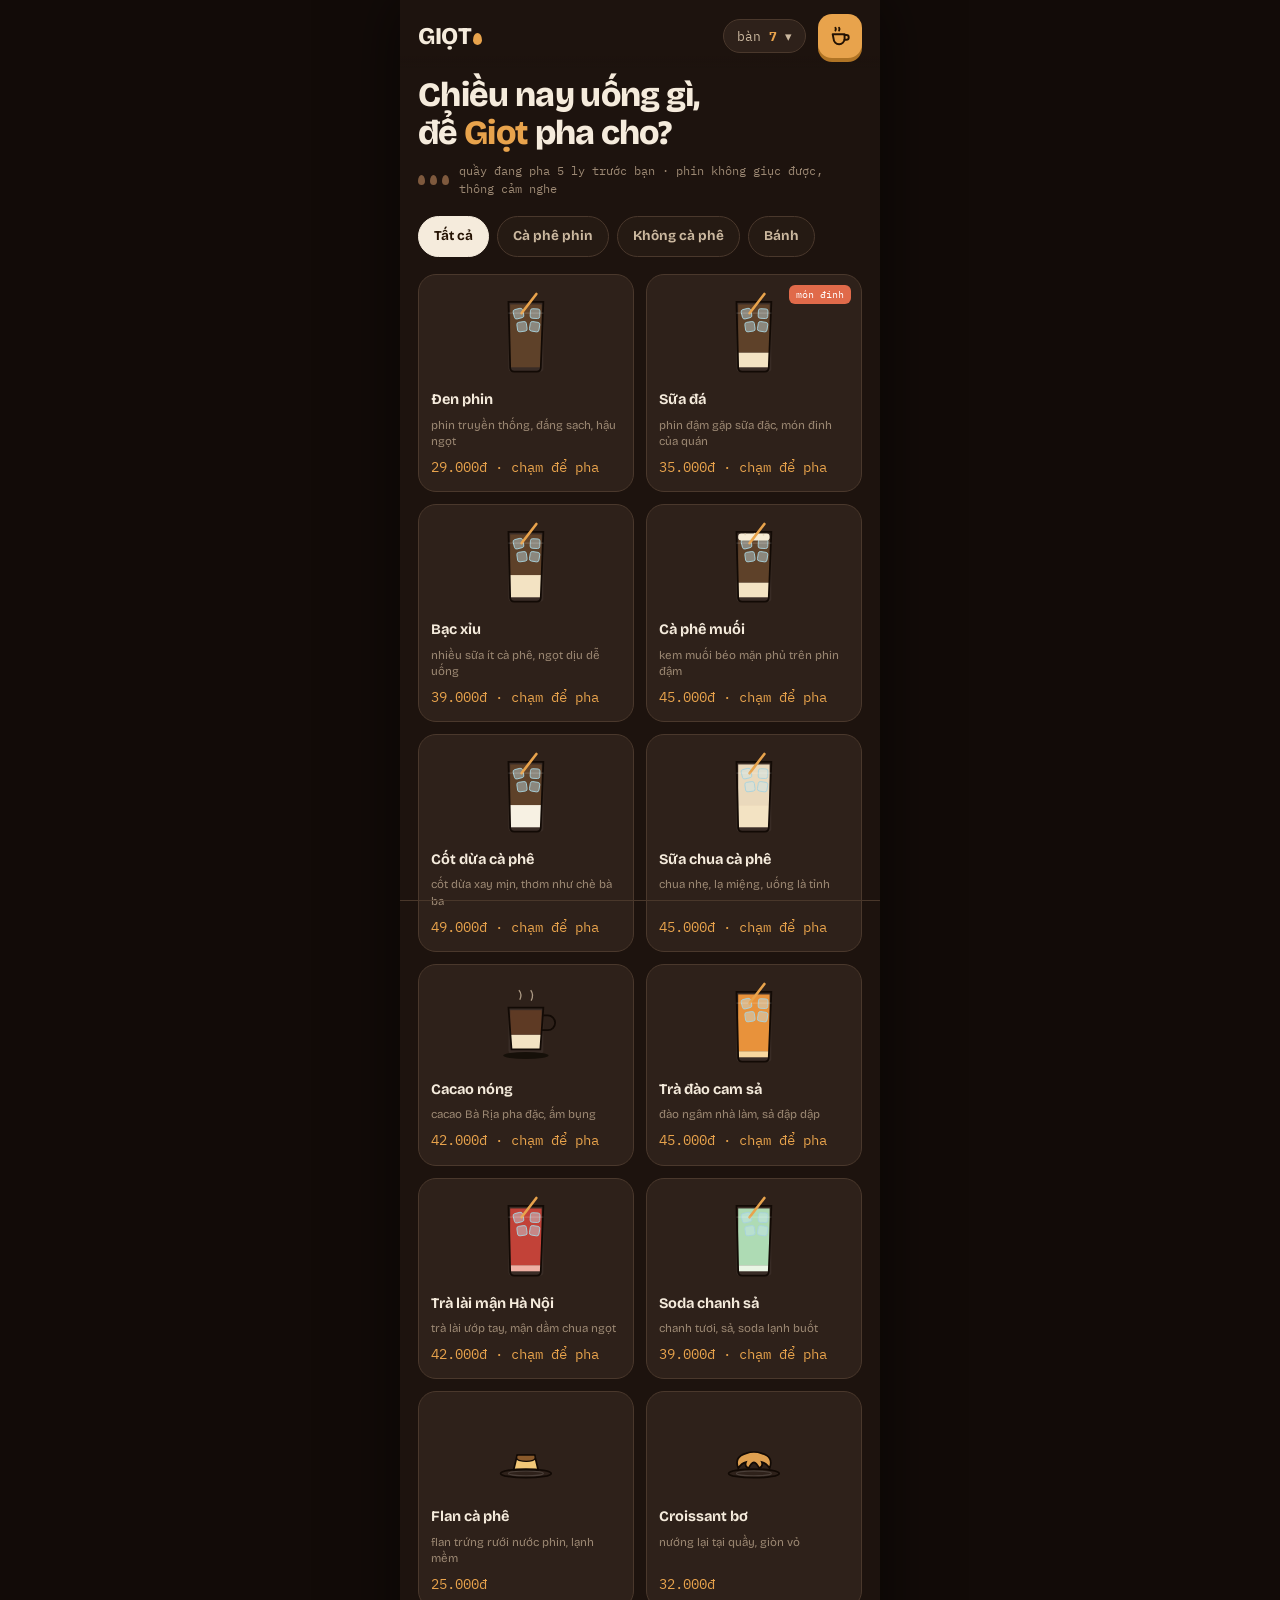
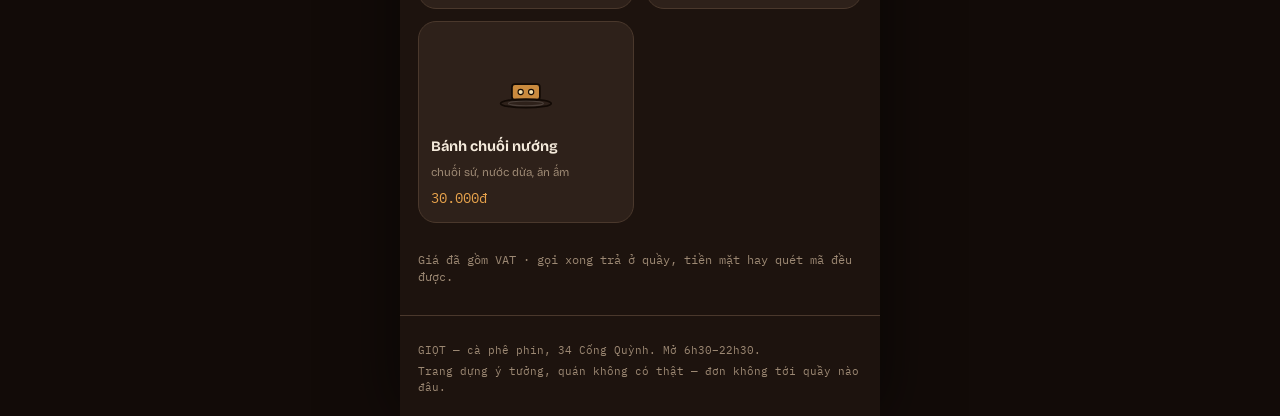
<file: giot/index.html>
<!doctype html>
<html lang="vi">
<head>
<meta charset="utf-8">
<meta name="viewport" content="width=device-width, initial-scale=1, viewport-fit=cover">
<title>GIỌT</title>
<link rel="preconnect" href="https://fonts.googleapis.com">
<link rel="preconnect" href="https://fonts.gstatic.com" crossorigin>
<link rel="stylesheet" href="https://fonts.googleapis.com/css2?family=Bricolage+Grotesque:opsz,wght@12..96,400;12..96,600;12..96,700;12..96,800&family=IBM+Plex+Mono:wght@400;500&display=swap">
<style>
:root{
  --bg:#1D130E; --bg-2:#251A13; --card:#2E211A; --card-2:#382A21; --line:#4A382C;
  --cream:#F5EBDC; --cream-d:#CBB89F; --mut:#9C8873;
  --caramel:#E8A34C; --caramel-d:#B07425; --ice:#A8D3DE; --leaf:#8FB573; --hot:#E06A4A;
  --milk:#F3E3C3; --cf-1:#8A6242; --cf-2:#5E4129; --cf-3:#3A2417;
  --disp:"Bricolage Grotesque",system-ui,sans-serif; --mono:"IBM Plex Mono",ui-monospace,monospace;
}
*{box-sizing:border-box}
::selection{background:var(--caramel);color:#241203}
html{background:#120B08}
body{margin:0;background:var(--bg);color:var(--cream);font-family:var(--disp);font-size:15px;line-height:1.5;-webkit-font-smoothing:antialiased;
  max-width:480px;margin-inline:auto;min-height:100vh;position:relative;box-shadow:0 0 60px rgba(0,0,0,.55)}
h1,h2,h3,h4,p{margin:0}
button{font:inherit;color:inherit;background:none;border:0;padding:0;cursor:pointer}
input,textarea,select{font:inherit;color:inherit}
svg{display:block;max-width:100%}
:focus-visible{outline:3px solid var(--caramel);outline-offset:2px}
[hidden]{display:none!important}
.mono{font-family:var(--mono);font-size:12px}
.mut{color:var(--mut)}
.wrap{padding-inline:18px}

/* ---------- Đầu app ---------- */
.top{position:sticky;top:0;z-index:30;background:linear-gradient(var(--bg) 82%,transparent);padding:14px 18px 10px;display:flex;align-items:center;gap:12px}
.logo{font-weight:800;font-size:24px;letter-spacing:-.02em;line-height:1}
.logo i{display:inline-block;width:9px;height:12px;background:var(--caramel);border-radius:50% 50% 50% 50%/60% 60% 40% 40%;margin-left:2px;transform:translateY(1px)}
.top .grow{flex:1}
.table-chip{font-family:var(--mono);font-size:12.5px;background:var(--card);border:1.5px solid var(--line);border-radius:999px;padding:7px 13px;color:var(--cream-d)}
.table-chip b{color:var(--caramel)}
#btn-tray{position:relative;width:44px;height:44px;border-radius:14px;background:var(--caramel);color:#241203;display:grid;place-items:center;box-shadow:0 4px 0 var(--caramel-d);transition:transform .12s}
#btn-tray:active{transform:translateY(2px);box-shadow:0 2px 0 var(--caramel-d)}
#tray-n{position:absolute;top:-6px;right:-6px;min-width:21px;height:21px;border-radius:11px;background:var(--hot);color:#fff;font-family:var(--mono);font-size:11.5px;display:grid;place-items:center;padding-inline:5px;transition:transform .2s}
#tray-n.tick{transform:scale(1.35)}

/* ---------- Chào + hàng chờ ---------- */
.hello{padding:8px 18px 4px}
.hello h1{font-weight:800;font-size:clamp(26px,7.4vw,34px);letter-spacing:-.02em;line-height:1.12;text-wrap:balance}
.hello h1 em{font-style:normal;color:var(--caramel)}
.queue{display:flex;align-items:center;gap:10px;margin-top:10px;font-family:var(--mono);font-size:12px;color:var(--mut)}
.queue .drops{display:flex;gap:5px}
.queue .drops i{width:7px;height:10px;background:var(--cf-1);border-radius:50% 50% 50% 50%/60% 60% 40% 40%;opacity:.9}
@media (prefers-reduced-motion:no-preference){
  .queue .drops i{animation:qdrop 1.6s ease-in-out infinite}
  .queue .drops i:nth-child(2){animation-delay:.28s}.queue .drops i:nth-child(3){animation-delay:.56s}
  @keyframes qdrop{0%,100%{transform:translateY(0);opacity:.5}50%{transform:translateY(4px);opacity:1}}
}

/* ---------- Menu ---------- */
.tabs{display:flex;gap:8px;overflow-x:auto;padding:14px 18px 6px;position:sticky;top:64px;z-index:25;background:var(--bg);scrollbar-width:none}
.tabs::-webkit-scrollbar{display:none}
.tab{flex:none;font-weight:700;font-size:13.5px;padding:9px 15px;border-radius:999px;border:1.5px solid var(--line);color:var(--cream-d);background:var(--bg-2)}
.tab[aria-pressed="true"]{background:var(--cream);color:#241203;border-color:var(--cream)}
.menu{display:grid;grid-template-columns:1fr 1fr;gap:12px;padding:12px 18px 28px}
.mi{background:var(--card);border:1.5px solid var(--line);border-radius:18px;padding:12px 12px 14px;display:flex;flex-direction:column;gap:8px;text-align:left;transition:transform .15s,border-color .15s;position:relative}
.mi:active{transform:scale(.97)}
.mi:hover{border-color:var(--caramel)}
.mi svg{height:96px;width:auto;margin-inline:auto}
.mi .nm{font-weight:700;font-size:14.5px;line-height:1.2}
.mi .de{font-size:11.5px;color:var(--mut);line-height:1.4;flex:1}
.mi .pr{font-family:var(--mono);font-size:13.5px;color:var(--caramel)}
.mi .hot-tag{position:absolute;top:10px;right:10px;font-family:var(--mono);font-size:10px;background:var(--hot);color:#fff;border-radius:6px;padding:2px 7px}
.sec-note{padding:0 18px 20px;font-family:var(--mono);font-size:11.5px;color:var(--mut)}

/* ---------- Sheet pha ly ---------- */
.sheet-bg{position:fixed;inset:0;background:rgba(10,6,4,.66);z-index:50;opacity:0;pointer-events:none;transition:opacity .25s;max-width:480px;margin-inline:auto}
.sheet-bg.on{opacity:1;pointer-events:auto}
.sheet{position:fixed;left:0;right:0;bottom:0;z-index:51;max-width:480px;margin-inline:auto;background:var(--bg-2);border-radius:26px 26px 0 0;border:1.5px solid var(--line);border-bottom:0;
  transform:translateY(104%);transition:transform .32s cubic-bezier(.2,.8,.2,1);max-height:92dvh;display:flex;flex-direction:column}
.sheet.on{transform:none}
.sheet-grip{width:44px;height:5px;border-radius:3px;background:var(--line);margin:10px auto 2px}
.sheet-scroll{overflow-y:auto;padding:6px 18px calc(140px + env(safe-area-inset-bottom,0px))}
.sheet-head{display:flex;gap:14px;align-items:flex-start}
.sheet-head h2{font-weight:800;font-size:22px;letter-spacing:-.01em;line-height:1.1}
.sheet-head .de{font-size:12.5px;color:var(--mut);margin-top:4px}
.sheet-close{margin-left:auto;font-family:var(--mono);font-size:12px;color:var(--mut);flex:none;padding:4px}
.glass-stage{display:grid;place-items:center;padding:10px 0 4px;position:relative}
.glass-stage svg{height:210px;width:auto;filter:drop-shadow(0 14px 18px rgba(0,0,0,.45))}
.glass-cap{font-family:var(--mono);font-size:11px;color:var(--mut);text-align:center;min-height:1.3em}
.opt{margin-top:16px}
.opt h4{font-family:var(--mono);font-size:11px;color:var(--mut);text-transform:uppercase;letter-spacing:.08em;margin-bottom:8px}
.segs{display:flex;gap:8px;flex-wrap:wrap}
.seg{font-weight:700;font-size:13.5px;border:1.5px solid var(--line);border-radius:12px;padding:9px 14px;background:var(--card);color:var(--cream-d);transition:transform .1s}
.seg:active{transform:scale(.95)}
.seg small{display:block;font-family:var(--mono);font-size:10.5px;font-weight:400;color:var(--mut)}
.seg[aria-pressed="true"]{background:var(--cream);color:#241203;border-color:var(--cream)}
.seg[aria-pressed="true"] small{color:#6E4F2C}
.sheet-foot{position:absolute;left:0;right:0;bottom:0;background:linear-gradient(transparent,var(--bg-2) 26%);padding:18px 18px calc(14px + env(safe-area-inset-bottom,0px));display:flex;gap:12px;align-items:center;border-radius:0 0 0 0}
.qty{display:inline-flex;border:1.5px solid var(--line);border-radius:12px;overflow:hidden;background:var(--card)}
.qty button{width:40px;height:46px;font-weight:800;font-size:18px}
.qty span{width:36px;display:grid;place-items:center;font-family:var(--mono);font-size:15px}
.cta{flex:1;display:flex;justify-content:space-between;align-items:center;gap:10px;font-weight:800;font-size:15px;background:var(--caramel);color:#241203;padding:14px 18px;border-radius:14px;box-shadow:0 4px 0 var(--caramel-d);transition:transform .12s}
.cta:active{transform:translateY(2px);box-shadow:0 2px 0 var(--caramel-d)}
.cta .mono{color:#5C3A10;font-size:13px}
/* ---------- Khay (giỏ) ---------- */
.tray{position:fixed;left:0;right:0;bottom:0;z-index:52;max-width:480px;margin-inline:auto;background:var(--bg-2);border-radius:26px 26px 0 0;border:1.5px solid var(--line);border-bottom:0;
  transform:translateY(104%);transition:transform .32s cubic-bezier(.2,.8,.2,1);max-height:92dvh;display:flex;flex-direction:column}
.tray.on{transform:none}
.tray-h{display:flex;align-items:baseline;gap:10px;padding:18px 18px 8px}
.tray-h h2{font-weight:800;font-size:21px}
.tray-h .mono{color:var(--mut)}
.tray-h button{margin-left:auto;font-family:var(--mono);font-size:12px;color:var(--mut)}
.tray-list{overflow-y:auto;padding:0 18px;flex:1}
.ti{display:grid;grid-template-columns:56px 1fr auto;gap:12px;padding:12px 0;border-bottom:1px solid var(--line);align-items:center}
.ti svg{height:62px;width:auto;margin-inline:auto}
.ti .nm{font-weight:700;font-size:14.5px;line-height:1.25}
.ti .cfg{font-family:var(--mono);font-size:11px;color:var(--mut);margin-top:3px;line-height:1.5}
.ti .note-line{font-family:var(--mono);font-size:11px;color:var(--ice);margin-top:2px}
.ti .r{display:flex;flex-direction:column;align-items:flex-end;gap:8px}
.ti .pr{font-family:var(--mono);font-size:13px;color:var(--caramel)}
.mini-qty{display:inline-flex;align-items:center;gap:10px;font-family:var(--mono);font-size:13px}
.mini-qty button{width:28px;height:28px;border-radius:9px;border:1.5px solid var(--line);font-weight:800;display:grid;place-items:center}
.ti .note-btn{font-family:var(--mono);font-size:10.5px;color:var(--mut);text-decoration:underline}
.tray-foot{padding:12px 18px calc(16px + env(safe-area-inset-bottom,0px));border-top:1.5px solid var(--line)}
.trow{display:flex;justify-content:space-between;font-family:var(--mono);font-size:13px;color:var(--cream-d);padding-block:3px}
.trow.total{font-family:var(--disp);font-weight:800;font-size:18px;color:var(--cream)}
.tray-empty{padding:40px 18px;text-align:center;color:var(--mut)}
.tray-empty svg{height:90px;margin:0 auto 12px;opacity:.7}
.fld{display:flex;flex-direction:column;gap:5px;margin-top:10px}
.fld label{font-family:var(--mono);font-size:11px;color:var(--mut)}
.fld input,.fld textarea{background:var(--card);border:1.5px solid var(--line);border-radius:12px;padding:12px 13px;font-size:15px;color:var(--cream)}
.fld input:focus,.fld textarea:focus{border-color:var(--caramel);outline:none}
.err{font-family:var(--mono);font-size:12px;color:var(--hot);min-height:1.3em;margin-top:6px}
.pay-note{font-family:var(--mono);font-size:11px;color:var(--mut);text-align:center;margin-top:9px}

/* ---------- Theo dõi đơn: phin nhỏ giọt ---------- */
.track{padding:6px 18px 40px}
.ticket{background:var(--card);border:1.5px solid var(--line);border-radius:20px;padding:18px;margin-top:14px;position:relative;overflow:hidden}
.ticket::before,.ticket::after{content:"";position:absolute;top:50%;width:22px;height:22px;border-radius:50%;background:var(--bg);border:1.5px solid var(--line)}
.ticket::before{left:-13px}.ticket::after{right:-13px}
.tk-head{display:flex;justify-content:space-between;align-items:baseline;border-bottom:1.5px dashed var(--line);padding-bottom:10px}
.tk-head b{font-weight:800;font-size:17px}
.tk-head .mono{color:var(--mut)}
.tk-items{padding-block:8px;border-bottom:1.5px dashed var(--line)}
.tk-items .trow{color:var(--cream)}
.tk-items .cfg{font-family:var(--mono);font-size:10.5px;color:var(--mut);margin:-2px 0 4px}
.phin-stage{display:grid;place-items:center;padding:16px 0 6px}
.phin-stage svg{height:240px;width:auto}
.drip{transform-origin:center top}
@media (prefers-reduced-motion:no-preference){
  .drip{animation:drip 1.1s cubic-bezier(.55,0,.9,.6) infinite}
  @keyframes drip{0%{transform:translateY(0) scaleY(.4);opacity:0}14%{opacity:1;transform:translateY(2px) scaleY(1)}
    80%{transform:translateY(64px)}100%{transform:translateY(66px);opacity:0}}
  .steam path{animation:steam 3.4s ease-in-out infinite}
  .steam path:nth-child(2){animation-delay:1.1s}
  @keyframes steam{0%{transform:translateY(6px);opacity:0}35%{opacity:.7}100%{transform:translateY(-14px);opacity:0}}
}
.status-line{text-align:center;margin-top:6px}
.status-line b{font-weight:800;font-size:19px;display:block}
.status-line .mono{color:var(--mut);margin-top:4px;display:block}
.status-line .cnt{font-family:var(--mono);font-size:13px;color:var(--caramel)}
.steps{display:flex;gap:6px;margin-top:16px}
.steps i{flex:1;height:5px;border-radius:3px;background:var(--line);overflow:hidden;position:relative}
.steps i.on{background:var(--caramel)}
.steps i.run::after{content:"";position:absolute;inset:0;background:var(--caramel);transform-origin:left;animation:none}
.call-row{display:flex;gap:10px;margin-top:18px}
.ghost-btn{flex:1;text-align:center;font-weight:700;font-size:14px;border:1.5px solid var(--line);border-radius:14px;padding:13px;color:var(--cream-d)}
.ghost-btn:hover{border-color:var(--cream-d)}
.done-note{margin-top:14px;background:var(--card-2);border:1.5px dashed var(--leaf);border-radius:14px;padding:12px 14px;font-size:13.5px;color:var(--cream-d)}
.done-note b{color:var(--leaf)}

footer.app{padding:26px 18px calc(20px + env(safe-area-inset-bottom,0px));color:var(--mut);font-family:var(--mono);font-size:11px;display:flex;flex-direction:column;gap:4px;border-top:1px solid var(--line);margin-top:10px}
.view{animation:vin .3s ease}
@keyframes vin{from{opacity:0;transform:translateY(10px)}to{opacity:1}}
@media (prefers-reduced-motion:reduce){.view{animation:none}.mi,.seg,.cta,#btn-tray{transition:none}}
</style>
</head>
<body>
<div class="top">
  <span class="logo">GIỌT<i aria-hidden="true"></i></span>
  <div class="grow"></div>
  <button class="table-chip" id="table-chip" aria-label="Đổi số bàn">bàn <b id="table-n">7</b> ▾</button>
  <button id="btn-tray" aria-label="Mở khay đồ uống">
    <svg width="22" height="22" viewBox="0 0 24 24" fill="none" stroke="currentColor" stroke-width="2.1" stroke-linecap="round" stroke-linejoin="round"><path d="M4 10 h13 v5 a6 6 0 0 1 -12 0 z"/><path d="M17 11 h2 a2.4 2.4 0 0 1 0 5 h-2"/><path d="M7 6 q1 -1.6 0 -3 M11 6 q1 -1.6 0 -3"/></svg>
    <span id="tray-n" hidden>0</span>
  </button>
</div>

<main id="app">
  <!-- MENU -->
  <section class="view" id="view-menu">
    <div class="hello">
      <h1>Chiều nay uống gì,<br>để <em>Giọt</em> pha cho?</h1>
      <div class="queue"><span class="drops" aria-hidden="true"><i></i><i></i><i></i></span><span id="queue-line"></span></div>
    </div>
    <div class="tabs" id="tabs" role="tablist"></div>
    <div class="menu" id="menu"></div>
    <p class="sec-note">Giá đã gồm VAT · gọi xong trả ở quầy, tiền mặt hay quét mã đều được.</p>
  </section>
  <!-- THEO DÕI -->
  <section class="view" id="view-track" hidden></section>
</main>

<footer class="app">
  <span>GIỌT — cà phê phin, 34 Cống Quỳnh. Mở 6h30–22h30.</span>
  <span>Trang dựng ý tưởng, quán không có thật — đơn không tới quầy nào đâu.</span>
</footer>

<div class="sheet-bg" id="sheet-bg"></div>
<div class="sheet" id="sheet" role="dialog" aria-modal="true" aria-label="Pha ly của bạn"></div>
<div class="tray" id="tray" role="dialog" aria-modal="true" aria-label="Khay của bạn"></div>

<script>
"use strict";
/* ---------- Thực đơn ---------- */
const VND=n=>n.toLocaleString("vi-VN")+"đ";
const CATS=[["all","Tất cả"],["phin","Cà phê phin"],["khac","Không cà phê"],["banh","Bánh"]];
// mods: temp (đá/nóng), strength (cữ phin), sweet (lớp sữa/đường), ice, top (topping)
const MENU=[
 {id:"d1",cat:"phin",name:"Đen phin",de:"phin truyền thống, đắng sạch, hậu ngọt",price:29000,base:"coffee",mods:["temp","strength","sweet0","ice"],hot:false},
 {id:"d2",cat:"phin",name:"Sữa đá",de:"phin đậm gặp sữa đặc, món đinh của quán",price:35000,base:"coffee",milk:1,mods:["temp","strength","sweet","ice"],best:1},
 {id:"d3",cat:"phin",name:"Bạc xỉu",de:"nhiều sữa ít cà phê, ngọt dịu dễ uống",price:39000,base:"coffee",milk:2,mods:["temp","strength","sweet","ice"]},
 {id:"d4",cat:"phin",name:"Cà phê muối",de:"kem muối béo mặn phủ trên phin đậm",price:45000,base:"coffee",milk:1,foam:1,mods:["temp","strength","ice"]},
 {id:"d5",cat:"phin",name:"Cốt dừa cà phê",de:"cốt dừa xay mịn, thơm như chè bà ba",price:49000,base:"coffee",milk:2,coco:1,mods:["strength","ice"],iced:1},
 {id:"k1",cat:"khac",name:"Sữa chua cà phê",de:"chua nhẹ, lạ miệng, uống là tỉnh",price:45000,base:"yogurt",milk:2,mods:["ice","sweet"],iced:1},
 {id:"k2",cat:"khac",name:"Cacao nóng",de:"cacao Bà Rịa pha đặc, ấm bụng",price:42000,base:"cacao",milk:1,mods:["sweet"],hotOnly:1},
 {id:"k3",cat:"khac",name:"Trà đào cam sả",de:"đào ngâm nhà làm, sả đập dập",price:45000,base:"peach",mods:["ice","sweet"],iced:1},
 {id:"k4",cat:"khac",name:"Trà lài mận Hà Nội",de:"trà lài ướp tay, mận dầm chua ngọt",price:42000,base:"plum",mods:["ice","sweet"],iced:1},
 {id:"k5",cat:"khac",name:"Soda chanh sả",de:"chanh tươi, sả, soda lạnh buốt",price:39000,base:"soda",mods:["ice","sweet"],iced:1},
 {id:"b1",cat:"banh",name:"Flan cà phê",de:"flan trứng rưới nước phin, lạnh mềm",price:25000,plate:"flan"},
 {id:"b2",cat:"banh",name:"Croissant bơ",de:"nướng lại tại quầy, giòn vỏ",price:32000,plate:"croissant"},
 {id:"b3",cat:"banh",name:"Bánh chuối nướng",de:"chuối sứ, nước dừa, ăn ấm",price:30000,plate:"banana"},
];
const TOPS=[["thach","thạch cà phê",7000],["kem","kem muối",10000],["shot","thêm 1 phin",8000]];
const BASE={coffee:["#8A6242","#5E4129","#31200F"],yogurt:["#F0E6D2","#EAD9BC","#E2CCA4"],cacao:["#7A4E33","#5E3A24","#462817"],
  peach:["#F2B04C","#E8923B","#D97C2E"],plum:["#D95C4A","#C24238","#A93630"],soda:["#CFE8CF","#AEDBB4","#8FCB9B"]};
const STR=[["nhẹ","cữ nhẹ","uống cả chiều"],["vừa","cữ vừa","chuẩn quán"],["đậm","cữ đậm","tỉnh tới tối"]];
const SWE=[["0","không ngọt",""],["50","ít ngọt","bớt nửa sữa"],["100","ngọt bùi","đúng công thức"]];
const ICE=[["it","ít đá","đỡ loãng"],["vua","đá vừa",""],["nhieu","nhiều đá","mát họng"]];

/* ---------- Vẽ ly ---------- */
function glassSVG(item,cfg,h){
  h=h||120; cfg=cfg||defCfg(item);
  if(item.plate) return plateSVG(item,h);
  const hot=cfg.temp==="nóng";
  const W=160,HH=220;
  const strI={"nhẹ":0,"vừa":1,"đậm":2}[cfg.strength||"vừa"];
  let cof=BASE[item.base][strI];
  if(cfg.tops&&cfg.tops.shot) cof=BASE[item.base][2];
  const milkH={0:0,50:1,100:2}[+cfg.sweet]??1;
  const milkPx=item.milk? [0,20,34][milkH]*(item.milk===2?1.5:1) : (item.base!=="coffee"&&item.base!=="cacao"? [0,8,14][milkH]:0);
  const milkCol=item.coco?"#F7F1E3":item.base==="soda"?"#E9F5E4":item.base==="peach"?"#F8D8A0":item.base==="plum"?"#EFB0A4":"#F3E3C3";
  // thân ly / tách
  let inner="";
  const gx=44,gw=72,gy=hot?70:34,gh=hot?96:150,gb=gy+gh;
  // lớp: sữa đáy → cà phê → (thạch) → đá → kem muối
  let y=gb;
  if(milkPx>0){y-=milkPx;inner+=`<rect x="${gx}" y="${y}" width="${gw}" height="${milkPx}" fill="${milkCol}"/>`;}
  const cofH=y-gy-(item.foam||cfg.tops&&cfg.tops.kem?18:6);
  inner+=`<rect x="${gx}" y="${gy+((item.foam||cfg.tops&&cfg.tops.kem)?18:6)}" width="${gw}" height="${cofH}" fill="${cof}"/>`;
  if(cfg.tops&&cfg.tops.thach){for(let i=0;i<5;i++)inner+=`<rect x="${gx+6+(i%3)*22}" y="${gb-12-((i/3)|0)*13}" width="14" height="9" rx="2.5" fill="#2A1508" stroke="#120A05" stroke-width="1.5"/>`;}
  if(!hot&&cfg.ice!=="khong"){
    const n={it:2,vua:4,nhieu:6}[cfg.ice||"vua"]||4;
    for(let i=0;i<n;i++){const ix=gx+8+(i%2)*34+((i*13)%9),iy=gy+16+((i/2)|0)*30;
      inner+=`<rect x="${ix}" y="${iy}" width="22" height="22" rx="5" transform="rotate(${(i*17)%28-14} ${ix+11} ${iy+11})" fill="rgba(200,232,240,.42)" stroke="#A8D3DE" stroke-width="2"/>`;}}
  if(item.foam||cfg.tops&&cfg.tops.kem)inner+=`<rect x="${gx}" y="${gy+4}" width="${gw}" height="16" rx="7" fill="#F6EBD4"/><circle cx="${gx+16}" cy="${gy+6}" r="2" fill="#E8D9B8"/><circle cx="${gx+38}" cy="${gy+4}" r="2.4" fill="#E8D9B8"/><circle cx="${gx+58}" cy="${gy+7}" r="2" fill="#E8D9B8"/>`;
  const clip=hot?`<path d="M${gx-4} ${gy} h${gw+8} l-7 ${gh} h-${gw-6} Z"/>`:`<path d="M${gx-4} ${gy} h${gw+8} l-6 ${gh+2} q-1 8 -9 8 h-${gw-20} q-8 0 -9 -8 Z"/>`;
  const shell=hot?
    `<ellipse cx="80" cy="${gb+14}" rx="52" ry="8" fill="#161009"/><path d="M${gx-4} ${gy} h${gw+8} l-7 ${gh} h-${gw-6} Z" fill="none" stroke="#120A05" stroke-width="4"/>
     <path d="M${gx+gw+4} ${gy+18} h10 a16 16 0 0 1 0 34 h-14" fill="none" stroke="#120A05" stroke-width="4"/>
     <g class="steam" stroke="#CBB89F" stroke-width="3" fill="none" opacity=".8"><path d="M66 52 q6 -12 -2 -22"/><path d="M92 54 q7 -13 -1 -24"/></g>`:
    `<path d="M${gx-4} ${gy} h${gw+8} l-6 ${gh+2} q-1 8 -9 8 h-${gw-20} q-8 0 -9 -8 Z" fill="none" stroke="#120A05" stroke-width="4"/>
     <line x1="${gx+gw-12}" y1="16" x2="${gx+26}" y2="${gy+26}" stroke="#E8A34C" stroke-width="6" stroke-linecap="round"/>
     <line x1="${gx-4}" y1="${gy+26}" x2="${gx+gw+4}" y2="${gy+26}" stroke="rgba(255,255,255,.16)" stroke-width="3"/>`;
  return `<svg viewBox="0 0 ${W} ${HH}" style="height:${h}px" fill="none" aria-hidden="true">
    <defs><clipPath id="cl-${item.id}-${h}">${clip}</clipPath></defs>
    <rect x="${gx-4}" y="${gy}" width="${gw+8}" height="${gh+10}" rx="8" fill="rgba(255,255,255,.05)"/>
    <g clip-path="url(#cl-${item.id}-${h})">${inner}</g>${shell}</svg>`;
}
function plateSVG(item,h){
  const shapes={
    flan:`<path d="M52 96 h56 l-8 -34 h-40 Z" fill="#F2C878" stroke="#120A05" stroke-width="4"/><path d="M60 62 h40 q4 10 -4 12 q-14 5 -32 0 q-8 -2 -4 -12" fill="#8A5A2B" stroke="#120A05" stroke-width="3"/>`,
    croissant:`<path d="M44 92 q-10 -26 18 -34 q18 -6 36 0 q28 8 18 34 q-8 -12 -18 -14 q4 10 -6 14 q-6 -12 -12 -13 q-6 1 -12 13 q-10 -4 -6 -14 q-10 2 -18 14 Z" fill="#DFA050" stroke="#120A05" stroke-width="4"/>`,
    banana:`<rect x="48" y="60" width="64" height="36" rx="7" fill="#C98A3E" stroke="#120A05" stroke-width="4"/><circle cx="68" cy="78" r="6" fill="#F2DCA8" stroke="#120A05" stroke-width="2.5"/><circle cx="92" cy="78" r="6" fill="#F2DCA8" stroke="#120A05" stroke-width="2.5"/>`};
  return `<svg viewBox="0 0 160 220" style="height:${h}px" fill="none" aria-hidden="true">
    <g transform="translate(0 55)">${shapes[item.plate]}<ellipse cx="80" cy="104" rx="58" ry="10" fill="none" stroke="#120A05" stroke-width="4"/><ellipse cx="80" cy="104" rx="40" ry="5.5" fill="none" stroke="rgba(255,255,255,.14)" stroke-width="2.5"/></g></svg>`;
}
function defCfg(item){
  return item.plate?{}:{temp:item.hotOnly?"nóng":"đá",strength:"vừa",sweet:item.mods&&item.mods.includes("sweet0")?"0":"100",ice:"vua",tops:{}};
}
/* ---------- Trạng thái ---------- */
const $=(s,r=document)=>r.querySelector(s), $$=(s,r=document)=>Array.from(r.querySelectorAll(s));
const state={cat:"all",table:7,tray:[],sel:null,order:null,timer:null};
try{const t=JSON.parse(localStorage.getItem("giot-tray")||"null");if(t&&Array.isArray(t.items)){state.tray=t.items;state.table=t.table||7;}}catch{}
const save=()=>{try{localStorage.setItem("giot-tray",JSON.stringify({items:state.tray,table:state.table}));}catch{}};
const reduced=matchMedia("(prefers-reduced-motion: reduce)").matches;
const byId=id=>MENU.find(m=>m.id===id);
function priceOf(it){
  const m=byId(it.id); let p=m.price;
  if(it.size==="M")p+=6000;
  if(it.cfg&&it.cfg.tops)for(const[k,,pr]of TOPS)if(it.cfg.tops[k])p+=pr;
  return p*it.q;
}
function cfgText(it){
  const m=byId(it.id); if(m.plate)return it.size==="M"?"phần lớn":"";
  const c=it.cfg,bits=[];
  bits.push(it.size==="M"?"ly lớn":"ly vừa");
  if(m.mods.includes("temp")||m.hotOnly||m.iced)bits.push(c.temp);
  if(m.mods.includes("strength"))bits.push("cữ "+c.strength);
  if(m.mods.includes("sweet")||m.mods.includes("sweet0"))bits.push(SWE.find(s=>s[0]===String(c.sweet))[1]);
  if(c.temp!=="nóng"&&(m.mods.includes("ice")))bits.push(ICE.find(i=>i[0]===c.ice)[1]);
  for(const[k,n]of TOPS)if(c.tops&&c.tops[k])bits.push("+"+n);
  return bits.join(" · ");
}

/* ---------- Menu ---------- */
function renderTabs(){
  $("#tabs").innerHTML=CATS.map(([id,n])=>`<button class="tab" role="tab" data-c="${id}" aria-pressed="${state.cat===id}">${n}</button>`).join("");
  $$("#tabs .tab").forEach(b=>b.addEventListener("click",()=>{state.cat=b.dataset.c;renderTabs();renderMenu();}));
}
function renderMenu(){
  const list=MENU.filter(m=>state.cat==="all"||m.cat===state.cat);
  $("#menu").innerHTML=list.map(m=>`<button class="mi" data-m="${m.id}">
    ${m.best?'<span class="hot-tag">món đinh</span>':""}
    ${glassSVG(m,defCfg(m),96)}
    <span class="nm">${m.name}</span><span class="de">${m.de}</span>
    <span class="pr">${VND(m.price)}${m.plate?"":" · chạm để pha"}</span></button>`).join("");
  $$("#menu .mi").forEach(b=>b.addEventListener("click",()=>openSheet(b.dataset.m)));
}
function renderQueue(){
  const n=2+((Date.now()/60000)|0)%4;
  $("#queue-line").textContent="quầy đang pha "+n+" ly trước bạn · phin không giục được, thông cảm nghe";
}

/* ---------- Sheet pha ly ---------- */
function openSheet(id){
  const m=byId(id);
  state.sel={id,size:"S",q:1,cfg:defCfg(m)};
  renderSheet();
  $("#sheet").classList.add("on");$("#sheet-bg").classList.add("on");
}
function closeSheet(){$("#sheet").classList.remove("on");$("#sheet-bg").classList.remove("on");}
$("#sheet-bg").addEventListener("click",closeSheet);
function seg(list,cur,attr){return list.map(([v,n,d])=>`<button class="seg" data-${attr}="${v}" aria-pressed="${String(cur)===String(v)}">${n}${d?`<small>${d}</small>`:""}</button>`).join("");}
function renderSheet(){
  const s=state.sel,m=byId(s.id),c=s.cfg;
  const capMap={"nhẹ":"phin ngâm ngắn, uống êm","vừa":"công thức quầy vẫn pha","đậm":"ngâm lâu, đắng sâu"};
  $("#sheet").innerHTML=`<div class="sheet-grip" aria-hidden="true"></div>
  <div class="sheet-scroll">
    <div class="sheet-head"><div><h2>${m.name}</h2><p class="de">${m.de}</p></div>
      <button class="sheet-close" id="sheet-close">đóng ✕</button></div>
    <div class="glass-stage" id="glass">${glassSVG(m,c,210)}</div>
    <p class="glass-cap" id="glass-cap">${m.plate?"":capMap[c.strength]||""}</p>
    <div class="opt"><h4>Cỡ</h4><div class="segs">
      <button class="seg" data-size="S" aria-pressed="${s.size==="S"}">Ly vừa<small>${VND(m.price)}</small></button>
      <button class="seg" data-size="M" aria-pressed="${s.size==="M"}">Ly lớn<small>+6.000đ</small></button></div></div>
    ${!m.plate&&(m.mods.includes("temp"))?`<div class="opt"><h4>Nóng / đá</h4><div class="segs">${seg([["đá","Đá",""],["nóng","Nóng","tách sứ + phin"]],c.temp,"temp")}</div></div>`:""}
    ${!m.plate&&m.mods.includes("strength")?`<div class="opt"><h4>Cữ phin</h4><div class="segs">${seg(STR,c.strength,"str")}</div></div>`:""}
    ${!m.plate&&(m.mods.includes("sweet")||m.mods.includes("sweet0"))?`<div class="opt"><h4>Độ ngọt</h4><div class="segs">${seg(SWE,c.sweet,"swe")}</div></div>`:""}
    ${!m.plate&&m.mods.includes("ice")&&c.temp!=="nóng"?`<div class="opt"><h4>Đá</h4><div class="segs">${seg(ICE,c.ice,"ice")}</div></div>`:""}
    ${!m.plate?`<div class="opt"><h4>Thêm cho vui</h4><div class="segs">${TOPS.map(([k,n,p])=>`<button class="seg" data-top="${k}" aria-pressed="${!!c.tops[k]}">${n}<small>+${VND(p)}</small></button>`).join("")}</div></div>`:""}
  </div>
  <div class="sheet-foot">
    <div class="qty"><button id="q-m" aria-label="Bớt">−</button><span id="q-v">${s.q}</span><button id="q-p" aria-label="Thêm">+</button></div>
    <button class="cta" id="add"><span>Thêm vào khay</span><span class="mono" id="add-p">${VND(priceOf(s))}</span></button>
  </div>`;
  $("#sheet-close").addEventListener("click",closeSheet);
  const re=()=>{renderSheet();};
  $$("#sheet [data-size]").forEach(b=>b.addEventListener("click",()=>{s.size=b.dataset.size;re();}));
  $$("#sheet [data-temp]").forEach(b=>b.addEventListener("click",()=>{c.temp=b.dataset.temp;re();}));
  $$("#sheet [data-str]").forEach(b=>b.addEventListener("click",()=>{c.strength=b.dataset.str;re();}));
  $$("#sheet [data-swe]").forEach(b=>b.addEventListener("click",()=>{c.sweet=b.dataset.swe;re();}));
  $$("#sheet [data-ice]").forEach(b=>b.addEventListener("click",()=>{c.ice=b.dataset.ice;re();}));
  $$("#sheet [data-top]").forEach(b=>b.addEventListener("click",()=>{c.tops[b.dataset.top]=!c.tops[b.dataset.top];re();}));
  $("#q-m").addEventListener("click",()=>{s.q=Math.max(1,s.q-1);$("#q-v").textContent=s.q;$("#add-p").textContent=VND(priceOf(s));});
  $("#q-p").addEventListener("click",()=>{s.q=Math.min(10,s.q+1);$("#q-v").textContent=s.q;$("#add-p").textContent=VND(priceOf(s));});
  $("#add").addEventListener("click",()=>{
    const same=state.tray.find(t=>t.id===s.id&&t.size===s.size&&JSON.stringify(t.cfg)===JSON.stringify(s.cfg));
    if(same)same.q+=s.q;else state.tray.push({id:s.id,size:s.size,q:s.q,cfg:JSON.parse(JSON.stringify(s.cfg)),note:""});
    save();badge(true);closeSheet();setTimeout(openTray,240);
  });
}
/* ---------- Khay ---------- */
const trayCount=()=>state.tray.reduce((a,i)=>a+i.q,0);
const trayTotal=()=>state.tray.reduce((a,i)=>a+priceOf(i),0);
function badge(tick){
  const n=$("#tray-n");n.hidden=trayCount()===0;n.textContent=trayCount();
  if(tick){n.classList.remove("tick");void n.offsetWidth;n.classList.add("tick");}
}
function openTray(){renderTray();$("#tray").classList.add("on");$("#sheet-bg").classList.add("on");}
function closeTray(){$("#tray").classList.remove("on");if(!$("#sheet").classList.contains("on"))$("#sheet-bg").classList.remove("on");}
$("#btn-tray").addEventListener("click",openTray);
document.addEventListener("keydown",e=>{if(e.key==="Escape"){closeTray();closeSheet();}});
function renderTray(){
  const T=$("#tray");
  if(!state.tray.length){
    T.innerHTML=`<div class="sheet-grip"></div><div class="tray-h"><h2>Khay của bạn</h2><button id="tray-close">đóng ✕</button></div>
      <div class="tray-empty">${glassSVG(byId("d2"),defCfg(byId("d2")),90)}<p>Khay đang trống.<br>Chạm một món để bắt đầu pha.</p></div>`;
    $("#tray-close").addEventListener("click",closeTray);return;
  }
  T.innerHTML=`<div class="sheet-grip"></div>
  <div class="tray-h"><h2>Khay của bạn</h2><span class="mono">bàn ${state.table}</span><button id="tray-close">đóng ✕</button></div>
  <div class="tray-list">${state.tray.map((it,k)=>{const m=byId(it.id);return `<div class="ti">
    ${glassSVG(m,it.cfg,62)}
    <div><p class="nm">${m.name}${it.q>1?" ×"+it.q:""}</p><p class="cfg">${cfgText(it)}</p>
      ${it.note?`<p class="note-line">✎ ${it.note}</p>`:""}
      ${it.editNote?`<div class="fld" style="margin-top:6px"><input id="note-in-${k}" value="${(it.note||"").replace(/"/g,"&quot;")}" maxlength="60" placeholder="vd: ít đá thôi, để ống hút giấy"></div>`:`<button class="note-btn" data-note="${k}">${it.note?"sửa ghi chú":"+ ghi chú cho quầy"}</button>`}</div>
    <div class="r"><span class="pr">${VND(priceOf(it))}</span>
      <span class="mini-qty"><button data-k="${k}" data-d="-1" aria-label="Bớt">−</button>${it.q}<button data-k="${k}" data-d="1" aria-label="Thêm">+</button></span></div>
  </div>`;}).join("")}
  <div class="fld" style="margin-top:12px"><label for="f-name">Tên bạn (để quầy gọi)</label><input id="f-name" value="${state.name||""}" autocomplete="name" placeholder="vd: Vương"></div>
  </div>
  <div class="tray-foot">
    <div class="trow"><span>${trayCount()} món</span><span>${VND(trayTotal())}</span></div>
    <div class="trow total"><span>Tổng</span><span>${VND(trayTotal())}</span></div>
    <p class="err" id="tray-err"></p>
    <button class="cta" id="send" style="width:100%"><span>Gửi quầy — bàn ${state.table}</span><span class="mono">${VND(trayTotal())}</span></button>
    <p class="pay-note">Trả ở quầy lúc lấy món: tiền mặt hoặc quét mã đều được.</p>
  </div>`;
  $("#tray-close").addEventListener("click",closeTray);
  $$("#tray [data-d]").forEach(b=>b.addEventListener("click",()=>{
    const it=state.tray[+b.dataset.k];it.q+=+b.dataset.d;
    if(it.q<=0)state.tray.splice(state.tray.indexOf(it),1);
    save();badge();renderTray();
  }));
  $$("#tray [data-note]").forEach(b=>b.addEventListener("click",()=>{
    const it=state.tray[+b.dataset.note];it.editNote=1;renderTray();
    const inp=$("#note-in-"+b.dataset.note);inp.focus();
    const done=()=>{it.note=inp.value.trim();delete it.editNote;save();renderTray();};
    inp.addEventListener("blur",done);inp.addEventListener("keydown",e=>{if(e.key==="Enter")inp.blur();});
  }));
  $("#f-name").addEventListener("input",e=>state.name=e.target.value);
  $("#send").addEventListener("click",sendOrder);
}
/* Chọn bàn */
$("#table-chip").addEventListener("click",()=>{
  state.table=state.table%12+1;$("#table-n").textContent=state.table;save();
});

/* ---------- Gửi quầy & phin nhỏ giọt ---------- */
function sendOrder(){
  if(!(state.name||"").trim()){$("#tray-err").textContent="Cho quầy xin tên để lát gọi món nghe.";$("#f-name").focus();return;}
  const items=state.tray.map(it=>({...it}));
  const code="G"+String(Math.floor(Math.random()*900)+100);
  state.order={code,items,table:state.table,name:state.name.trim(),total:trayTotal(),t0:Date.now(),
    brewMs:(20+8*(trayCount()-1))*1000,stage:0,drops:0};
  state.tray=[];save();badge();closeTray();
  showTrack();
}
function showTrack(){
  $("#view-menu").hidden=true;$("#view-track").hidden=false;window.scrollTo(0,0);
  clearInterval(state.timer);
  state.timer=setInterval(tickOrder,reduced?800:550);
  tickOrder();
}
function backToMenu(){$("#view-track").hidden=true;$("#view-menu").hidden=false;window.scrollTo(0,0);}
function phinSVG(fill,done){
  return `<svg viewBox="0 0 220 260" fill="none" stroke="#120A05" stroke-width="4" stroke-linecap="round" stroke-linejoin="round">
    <ellipse cx="110" cy="246" rx="72" ry="9" fill="#161009" stroke="none"/>
    ${done?`<g class="steam" stroke="#CBB89F" stroke-width="3" opacity=".85"><path d="M96 118 q6 -12 -2 -22"/><path d="M124 120 q7 -13 -1 -24"/></g>`:
    `<g><rect x="62" y="18" width="96" height="14" rx="5" fill="#B9BEC4"/>
     <path d="M74 32 h72 l-6 34 h-60 Z" fill="#CDD2D8"/>
     <rect x="70" y="66" width="80" height="8" rx="3" fill="#B9BEC4"/>
     <circle cx="110" cy="46" r="7" fill="#8F969E"/>
     <ellipse class="drip" cx="110" cy="84" rx="4.5" ry="7" fill="#3A2417" stroke="none"/></g>`}
    <path d="M64 132 h92 l-8 100 q-1 10 -11 10 h-54 q-10 0 -11 -10 Z" fill="rgba(255,255,255,.08)"/>
    <g clip-path="url(#pc)"><rect x="60" y="${242-Math.round(104*fill)}" width="100" height="${Math.round(104*fill)+4}" fill="#5B3A1E"/><rect x="60" y="${242-Math.round(104*fill)}" width="100" height="3" fill="#8A6242" opacity="${fill>0&&fill<.99?1:0}"/>
      <rect x="60" y="222" width="100" height="20" fill="#F3E3C3" opacity="${fill>=.99?1:0}"/></g>
    <defs><clipPath id="pc"><path d="M64 132 h92 l-8 100 q-1 10 -11 10 h-54 q-10 0 -11 -10 Z"/></clipPath></defs>
    <path d="M64 132 h92 l-8 100 q-1 10 -11 10 h-54 q-10 0 -11 -10 Z" fill="none"/>
    <line x1="60" y1="154" x2="160" y2="154" stroke="rgba(255,255,255,.14)" stroke-width="3"/></svg>`;
}
function tickOrder(){
  const o=state.order;if(!o)return;
  const el=Date.now()-o.t0, ACC=6; // demo chạy nhanh 6 lần
  const accept=4000, brew=o.brewMs;
  let stage= el<accept?0: el<accept+brew?1:2;
  if(stage===1)o.drops=Math.min(999,Math.floor((el-accept)/550)+1);
  const fill=stage<1?0:stage>1?1:Math.min(1,(el-accept)/brew);
  const leftS=Math.max(0,Math.ceil((accept+brew-el)/1000))*ACC;
  const st=[["Quầy đã thấy đơn","anh pha chế đang tráng phin nước sôi…"],
    ["Phin đang nhỏ giọt","giọt thứ "+o.drops+" — cà phê ngon không giục được"],
    ["Xong rồi — "+o.name+" ơi!","bạn Nam đang bưng ra bàn "+o.table+", hoặc ra quầy lấy cho lẹ"]][stage];
  if(stage===2&&o.stage!==2){clearInterval(state.timer);state.timer=setInterval(tickOrder,4000);}
  o.stage=stage;
  $("#view-track").innerHTML=`<div class="track">
    <div class="hello"><h1>${stage===2?"Món của bạn <em>xong rồi.</em>":"Quầy nhận đơn <em>bàn "+o.table+"</em> rồi nè."}</h1></div>
    <div class="ticket">
      <div class="tk-head"><b>Phiếu ${o.code}</b><span class="mono">bàn ${o.table} · ${o.name}</span></div>
      <div class="tk-items">${o.items.map(it=>{const m=byId(it.id);return `<div class="trow"><span>${it.q}× ${m.name}</span><span>${VND(priceOf(it))}</span></div><p class="cfg">${cfgText(it)}${it.note?" · ✎ "+it.note:""}</p>`;}).join("")}</div>
      <div class="trow total" style="padding-top:9px"><span>Trả ở quầy</span><span>${VND(o.total)}</span></div>
      <div class="phin-stage">${phinSVG(fill,stage===2)}</div>
      <div class="status-line"><b>${st[0]}</b><span class="mono">${st[1]}</span>
        ${stage===1?`<span class="cnt">còn khoảng ${leftS} giây (giờ quán) · thanh chạy nhanh ×${ACC} cho bản demo</span>`:""}</div>
      <div class="steps">${[0,1,2].map(i=>`<i class="${i<stage?"on":i===stage?"on":""}" style="${i===stage&&stage<2?"opacity:.55":""}"></i>`).join("")}</div>
    </div>
    ${stage===2?`<div class="done-note"><b>Mẹo của quán:</b> khuấy đáy ly hai vòng trước khi uống — sữa đặc nằm hết ở dưới đó.</div>`:""}
    <div class="call-row">
      <button class="ghost-btn" id="more">Gọi thêm món</button>
      ${stage===2?`<button class="ghost-btn" id="fin" style="border-color:var(--leaf);color:var(--leaf)">Xong, cảm ơn quán</button>`:""}
    </div></div>`;
  $("#more").addEventListener("click",backToMenu);
  const f=$("#fin");if(f)f.addEventListener("click",()=>{clearInterval(state.timer);state.order=null;backToMenu();});
}

/* ---------- Khởi động ---------- */
renderTabs();renderMenu();renderQueue();badge();
const hm=location.hash.match(/^#ban-(\d{1,2})$/);
if(hm){state.table=Math.min(12,Math.max(1,+hm[1]));$("#table-n").textContent=state.table;}
else $("#table-n").textContent=state.table;
</script>
</body>
</html>
</file>
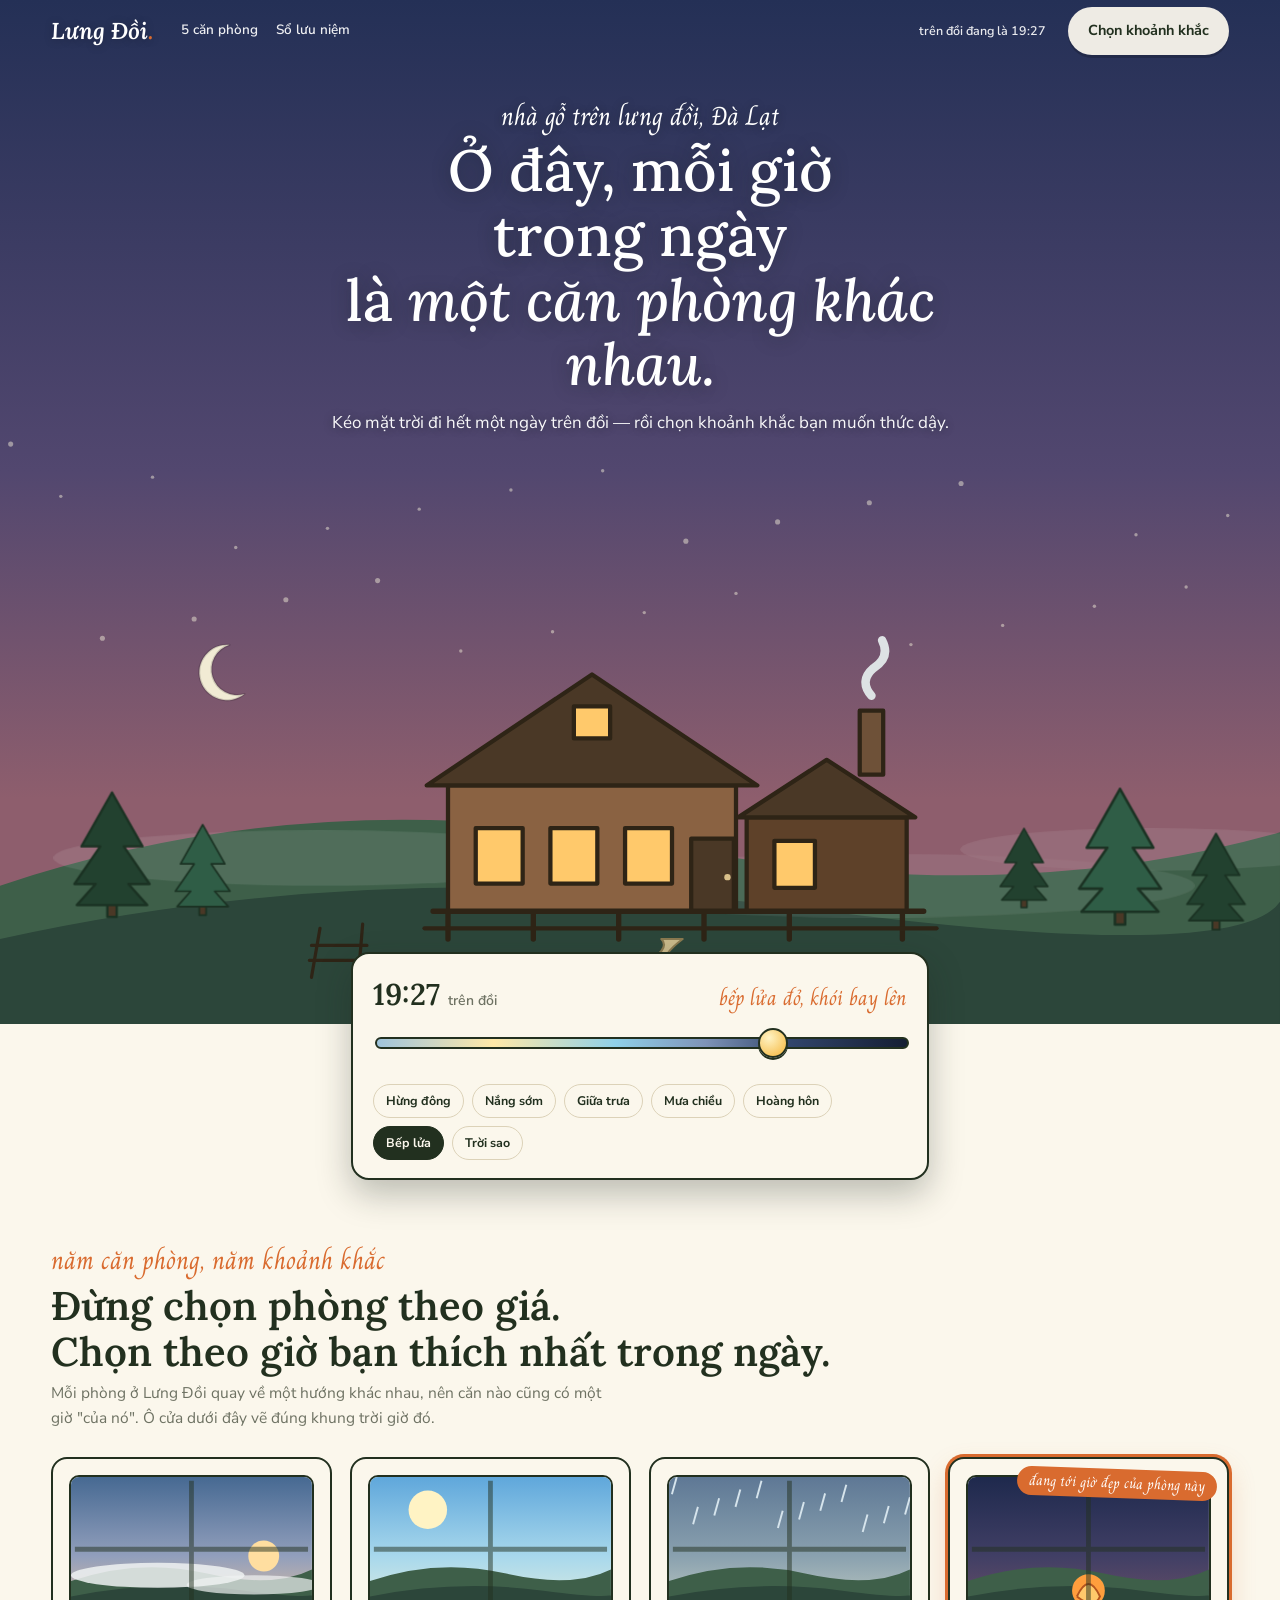
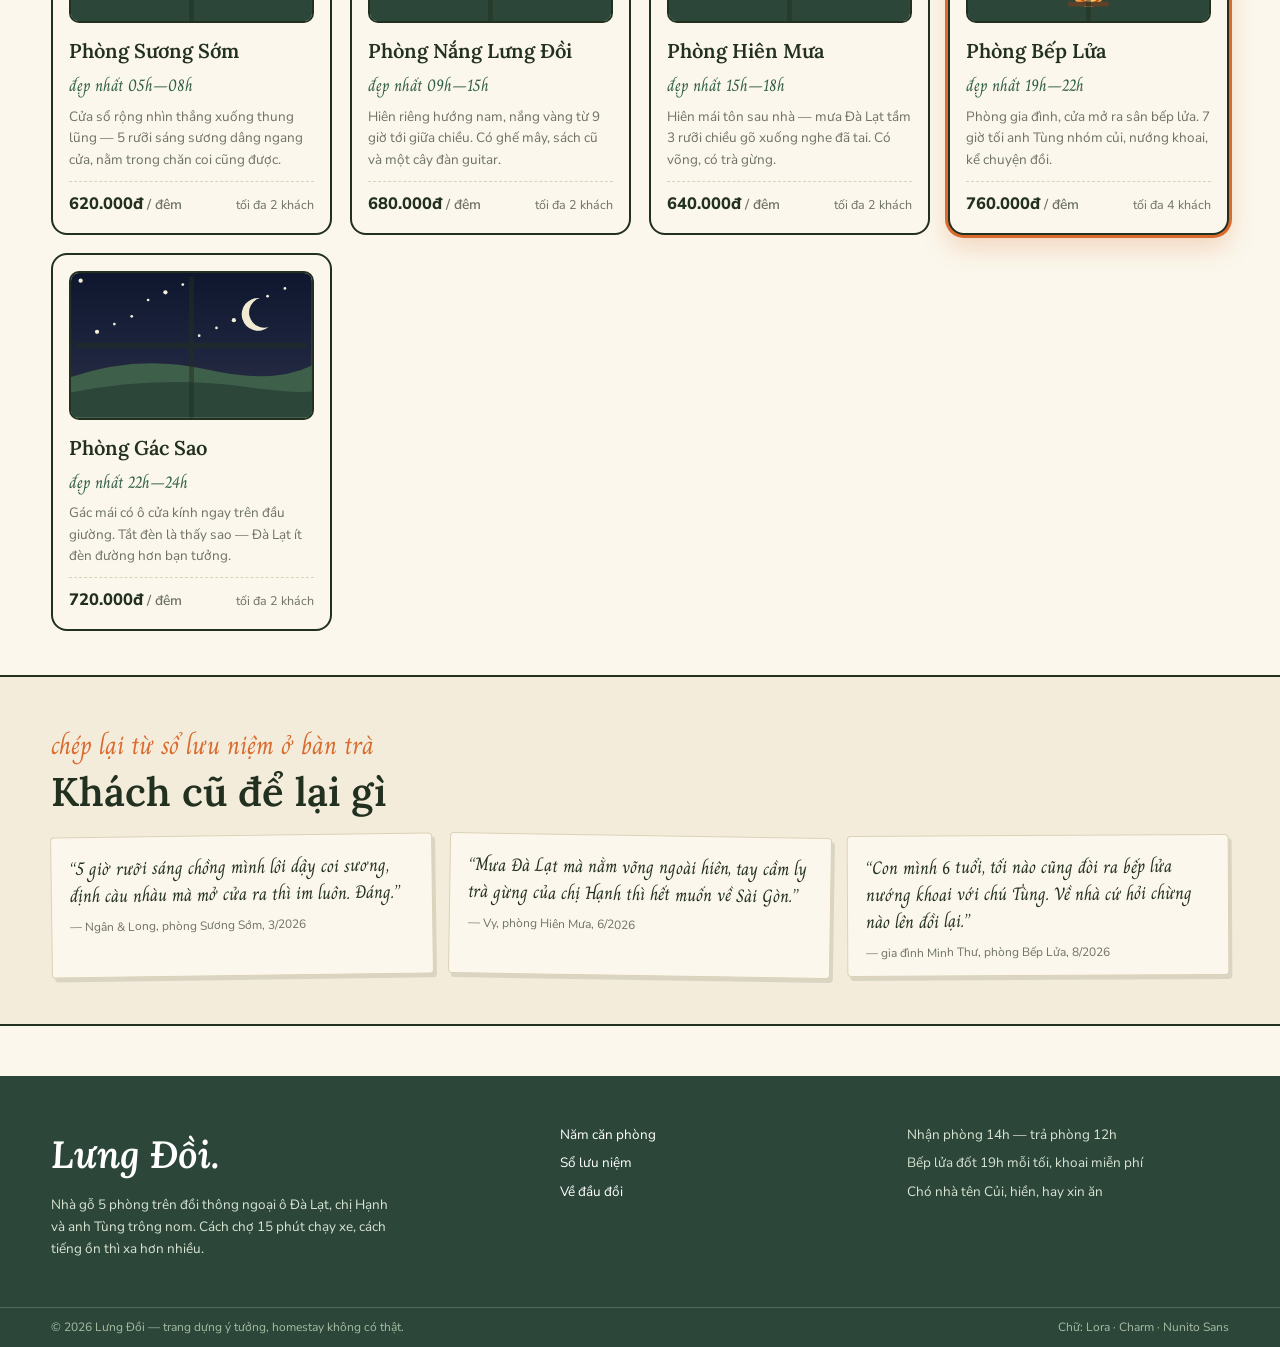
<file: homestay/index.html>
<!doctype html>
<html lang="vi">
<head>
<meta charset="utf-8">
<meta name="viewport" content="width=device-width, initial-scale=1, viewport-fit=cover">
<title>Lưng Đồi</title>
<link rel="preconnect" href="https://fonts.googleapis.com">
<link rel="preconnect" href="https://fonts.gstatic.com" crossorigin>
<link rel="stylesheet" href="https://fonts.googleapis.com/css2?family=Lora:ital,wght@0,400;0,500;0,600;1,400;1,500&family=Charm:wght@400;700&family=Nunito+Sans:wght@400;500;600;700&display=swap">
<style>
:root{
  /* bầu trời — JS nội suy theo giờ */
  --sky-top:#8FBEDB; --sky-mid:#C8DDE2; --sky-low:#EFE3C8; --sun:#FFE9A8;
  --hill:#3E5F49; --hill-2:#2C463A; --wood:#8A6242; --wood-d:#5E4129; --roof:#4A3826;
  --glow:#6E6A5E; --star:0; --mist:0; --rain:0; --smoke:0;
  --ink:#22301F; --cream:#FBF7EC; --cream-2:#F3ECDB; --line:#DCD2B8; --muted:#6E7263;
  --ember:#D96B2F; --ember-d:#A94E1D; --pine:#2F5D46;
  --serif:"Lora",Georgia,serif; --script:"Charm",cursive; --ui:"Nunito Sans",system-ui,sans-serif;
  --gut:clamp(16px,4vw,52px);
}
*{box-sizing:border-box}
::selection{background:var(--pine);color:#fff}
body{margin:0;background:var(--cream);color:var(--ink);font-family:var(--ui);font-size:15.5px;line-height:1.6;-webkit-font-smoothing:antialiased}
h1,h2,h3,h4,p{margin:0}
a{color:inherit}
button{font:inherit;color:inherit;background:none;border:0;padding:0;cursor:pointer}
input,select{font:inherit;color:inherit}
svg{display:block;max-width:100%}
:focus-visible{outline:3px solid var(--ember);outline-offset:2px}
[hidden]{display:none!important}
.wrap{padding-inline:var(--gut)}
.script{font-family:var(--script)}
.muted{color:var(--muted)}
.small{font-size:13px}

header.site{position:absolute;top:0;left:0;right:0;z-index:30;color:#fff}
header.site.solid{position:sticky;background:var(--cream);color:var(--ink);border-bottom:1.5px solid var(--line)}
.bar{display:flex;align-items:center;gap:22px;height:62px}
.wordmark{font-family:var(--serif);font-style:italic;font-weight:600;font-size:23px;text-decoration:none;text-shadow:0 1px 8px rgba(0,0,0,.25)}
header.solid .wordmark{text-shadow:none}
.wordmark span{color:var(--ember)}
nav.main{display:flex;gap:18px;margin-left:6px}
nav.main a{font-size:13.5px;font-weight:600;text-decoration:none;opacity:.92;border-bottom:2px solid transparent;padding:3px 0}
nav.main a:hover{border-bottom-color:currentColor}
.grow{flex:1}
.now-chip{font-size:12.5px;font-weight:600;opacity:.9}
.btn{display:inline-flex;align-items:center;justify-content:center;gap:8px;font-weight:700;font-size:14.5px;background:var(--ember);color:#fff;padding:12px 20px;border-radius:999px;box-shadow:0 3px 0 var(--ember-d);text-decoration:none;transition:transform .12s}
.btn:active{transform:translateY(2px);box-shadow:0 1px 0 var(--ember-d)}
.btn.ghost{background:rgba(255,251,240,.92);color:var(--ink);box-shadow:0 3px 0 rgba(0,0,0,.18)}
.btn.pine{background:var(--pine);box-shadow:0 3px 0 #1F4030}

/* ---------- Bầu trời & ngọn đồi ---------- */
.sky{position:relative;overflow:hidden;color:#fff;
  background:linear-gradient(var(--sky-top) 0%, var(--sky-mid) 46%, var(--sky-low) 78%, var(--sky-low) 100%)}
.sky-inner{position:relative;padding-top:96px}
.hero-copy{position:relative;z-index:5;text-align:center;max-width:760px;margin-inline:auto;padding-inline:var(--gut)}
.hero-copy h1{font-family:var(--serif);font-weight:500;font-size:clamp(30px,5vw,58px);line-height:1.12;text-shadow:0 2px 18px rgba(20,30,25,.35);text-wrap:balance}
.hero-copy h1 em{font-style:italic}
.hero-copy .sub{margin-top:12px;font-size:clamp(14px,1.5vw,17px);text-shadow:0 1px 10px rgba(20,30,25,.4);opacity:.96}
.scene{position:relative;margin-top:clamp(-10px,-1vw,0px)}
.scene svg{width:100%;height:auto}
.house-glow{fill:var(--glow)}
.stars{opacity:var(--star);transition:opacity .5s}
.mist{opacity:var(--mist);transition:opacity .5s}
.smoke{opacity:var(--smoke);transition:opacity .5s}
.rain-g{opacity:var(--rain);transition:opacity .5s}
@media (prefers-reduced-motion: no-preference){
  .stars circle{animation:tw 2.6s ease-in-out infinite}
  .stars circle:nth-child(3n){animation-delay:.9s}.stars circle:nth-child(3n+1){animation-delay:1.7s}
  @keyframes tw{0%,100%{opacity:.35}50%{opacity:1}}
  .smoke path{animation:puff 5s ease-in-out infinite}
  @keyframes puff{0%,100%{transform:translateY(0)}50%{transform:translateY(-7px)}}
  .rain-g line{animation:rainfall .7s linear infinite}
  @keyframes rainfall{from{transform:translateY(-26px)}to{transform:translateY(26px)}}
  .mist ellipse{animation:drift 9s ease-in-out infinite alternate}
  @keyframes drift{from{transform:translateX(-14px)}to{transform:translateX(14px)}}
}

/* ---------- Đồng hồ mặt trời ---------- */
.dial-wrap{position:relative;z-index:6;max-width:680px;margin:clamp(-72px,-6vw,-40px) auto 0;padding-inline:var(--gut)}
.dial{background:var(--cream);border:2px solid var(--ink);border-radius:18px;padding:16px 20px 18px;box-shadow:0 14px 34px rgba(24,36,28,.28)}
.dial-top{display:flex;justify-content:space-between;align-items:baseline;gap:10px;flex-wrap:wrap}
.dial-top .t{font-family:var(--serif);font-size:30px;font-weight:600}
.dial-top .t small{font-size:14px;color:var(--muted);font-family:var(--ui);font-weight:600}
.dial-top .moment{font-family:var(--script);font-size:21px;color:var(--ember)}
.dial input[type=range]{width:100%;-webkit-appearance:none;appearance:none;height:46px;background:transparent;cursor:ew-resize;margin-top:2px}
.dial input::-webkit-slider-runnable-track{height:12px;border-radius:6px;border:2px solid var(--ink);
  background:linear-gradient(90deg,#9FC4DC 0%,#FFE9A8 22%,#8FD0E8 45%,#7E93B8 62%,#31456B 78%,#141E33 100%)}
.dial input::-moz-range-track{height:12px;border-radius:6px;border:2px solid var(--ink);background:linear-gradient(90deg,#9FC4DC 0%,#FFE9A8 22%,#8FD0E8 45%,#7E93B8 62%,#31456B 78%,#141E33 100%)}
.dial input::-webkit-slider-thumb{-webkit-appearance:none;width:30px;height:30px;margin-top:-11px;border-radius:50%;background:radial-gradient(circle at 35% 30%,#FFF3C4,#F5B63A);border:2.5px solid var(--ink);box-shadow:0 2px 0 var(--ink)}
.dial input::-moz-range-thumb{width:26px;height:26px;border-radius:50%;background:radial-gradient(circle at 35% 30%,#FFF3C4,#F5B63A);border:2.5px solid var(--ink)}
.moments{display:flex;gap:8px;flex-wrap:wrap;margin-top:10px}
.mo{font-size:12.5px;font-weight:700;border:1.5px solid var(--line);border-radius:999px;padding:6px 12px;background:var(--cream)}
.mo:hover{border-color:var(--ink)}
.mo[aria-pressed="true"]{background:var(--ink);color:var(--cream);border-color:var(--ink)}
/* ---------- Các phòng ---------- */
.rooms{padding-block:clamp(30px,5vw,60px) clamp(20px,4vw,44px)}
.sec-kicker{font-family:var(--script);font-size:clamp(20px,2.4vw,26px);color:var(--ember)}
.sec-h{font-family:var(--serif);font-weight:600;font-size:clamp(26px,3.6vw,40px);line-height:1.15;margin-top:2px;text-wrap:balance}
.sec-sub{color:var(--muted);margin-top:6px;max-width:560px}
.room-grid{display:grid;grid-template-columns:repeat(auto-fill,minmax(270px,1fr));gap:18px;margin-top:26px}
.room{background:var(--cream);border:2px solid var(--ink);border-radius:16px;overflow:hidden;text-decoration:none;display:flex;flex-direction:column;transition:transform .18s,box-shadow .18s;position:relative}
.room:hover{transform:translateY(-4px);box-shadow:0 12px 26px rgba(24,36,28,.18)}
.room.lit{box-shadow:0 0 0 3px var(--ember), 0 12px 26px rgba(217,107,47,.25)}
.room.lit::after{content:"đang tới giờ đẹp của phòng này";position:absolute;top:10px;right:10px;font-family:var(--script);font-size:14.5px;background:var(--ember);color:#fff;padding:3px 12px;border-radius:999px;transform:rotate(2deg)}
.win{position:relative;padding:16px 16px 0}
.win svg{width:100%;height:auto;border-radius:10px;border:2px solid var(--ink)}
.room-body{padding:12px 16px 16px;display:flex;flex-direction:column;gap:6px;flex:1}
.room-body h3{font-family:var(--serif);font-weight:600;font-size:20px}
.room-hour{font-family:var(--script);font-size:16.5px;color:var(--pine)}
.room-body .why{font-size:13.5px;color:var(--muted);flex:1}
.room-foot{display:flex;justify-content:space-between;align-items:baseline;border-top:1.5px dashed var(--line);padding-top:9px;margin-top:4px}
.price{font-weight:800;font-size:16.5px}
.price small{font-weight:600;color:var(--muted)}
.cap{font-size:12.5px;color:var(--muted)}

/* Lời trong sổ lưu niệm */
.guestbook{background:var(--cream-2);border-block:2px solid var(--ink);padding-block:clamp(26px,4vw,48px)}
.gb-row{display:grid;grid-template-columns:repeat(auto-fit,minmax(240px,1fr));gap:16px;margin-top:20px}
.gb{background:var(--cream);border:1.5px solid var(--line);border-radius:4px;padding:18px 18px 14px;font-family:var(--script);font-size:18px;line-height:1.5;transform:rotate(-.8deg);box-shadow:3px 4px 0 rgba(34,48,31,.12)}
.gb:nth-child(2){transform:rotate(.9deg)}
.gb:nth-child(3){transform:rotate(-.3deg)}
.gb small{display:block;font-family:var(--ui);font-size:12px;color:var(--muted);margin-top:8px}

/* ---------- Trang phòng ---------- */
.detail{display:grid;grid-template-columns:1.05fr .95fr;gap:clamp(20px,4vw,54px);padding-block:clamp(22px,4vw,48px)}
.detail-vis{position:sticky;top:80px;align-self:start}
.detail-vis svg{width:100%;height:auto;border:2.5px solid var(--ink);border-radius:18px;box-shadow:0 16px 32px rgba(24,36,28,.2)}
.detail-vis .cap-line{font-family:var(--script);font-size:16px;color:var(--muted);text-align:center;margin-top:10px}
.detail h1{font-family:var(--serif);font-weight:600;font-size:clamp(30px,4vw,46px);line-height:1.08}
.detail .hour-line{font-family:var(--script);font-size:21px;color:var(--ember);margin-top:6px}
.detail .desc{margin-top:14px;font-size:16.5px;max-width:560px}
.amen{display:flex;flex-wrap:wrap;gap:8px;margin-top:18px}
.amen span{font-size:13px;font-weight:600;border:1.5px solid var(--line);border-radius:999px;padding:6px 13px;background:var(--cream)}
.host-note{margin-top:22px;border-left:3px solid var(--ember);padding:4px 0 4px 16px}
.host-note .script{font-size:19px;line-height:1.55}
.host-note small{color:var(--muted)}
.detail .price-row{display:flex;align-items:baseline;gap:14px;margin-top:24px;flex-wrap:wrap}
.detail .price-row .price{font-size:26px}
.back-link{font-weight:700;font-size:13.5px;text-decoration:none;color:var(--muted)}
.back-link:hover{color:var(--ink)}

/* ---------- Đặt phòng ---------- */
.book{max-width:960px;margin-inline:auto;padding-block:clamp(22px,4vw,48px)}
.book-grid{display:grid;grid-template-columns:1.15fr .85fr;gap:clamp(18px,3.5vw,44px);margin-top:20px;align-items:start}
.cal-card{background:var(--cream);border:2px solid var(--ink);border-radius:16px;padding:16px 18px}
.cal-head{display:flex;justify-content:space-between;align-items:center;margin-bottom:8px}
.cal-head b{font-family:var(--serif);font-size:17px}
.cal-nav{display:flex;gap:6px}
.cal-nav button{width:34px;height:34px;border:1.5px solid var(--line);border-radius:9px;font-weight:800}
.cal-nav button:hover{border-color:var(--ink)}
.cal-nav button[disabled]{opacity:.35;cursor:default}
.cal{display:grid;grid-template-columns:repeat(7,1fr);gap:3px}
.cal .dow{font-size:11px;font-weight:800;color:var(--muted);text-align:center;padding:6px 0 4px}
.day{position:relative;aspect-ratio:1;border-radius:9px;font-weight:700;font-size:13.5px;display:grid;place-content:center;border:1.5px solid transparent}
.day:not(.off):not(.full):hover{border-color:var(--ink)}
.day .pr{display:block;font-size:9px;font-weight:600;color:var(--muted);text-align:center}
.day.off{color:#C9C0A6;cursor:default}
.day.full{color:#C9C0A6;cursor:not-allowed;text-decoration:line-through}
.day.in{background:#F4DBC7}
.day.pick{background:var(--ember);color:#fff;border-color:var(--ember-d)}
.day.pick .pr{color:#FFE0C6}
.cal-note{font-size:12px;color:var(--muted);margin-top:10px}
.cal-note b{color:var(--ember)}
/* phiếu đặt */
.slip{background:var(--cream);border:2px solid var(--ink);border-radius:16px;padding:18px;position:sticky;top:80px}
.slip h3{font-family:var(--serif);font-size:20px;font-weight:600;margin-bottom:8px}
.slip .trow{display:flex;justify-content:space-between;gap:10px;font-size:14px;padding-block:5px;border-bottom:1px dashed var(--line)}
.slip .trow.total{font-size:17px;font-weight:800;border-bottom:0;padding-top:10px}
.slip .hint{font-size:12.5px;color:var(--muted)}
.extras label{display:flex;gap:10px;align-items:flex-start;padding:9px 0;border-bottom:1px dashed var(--line);font-size:14px;cursor:pointer}
.extras input{accent-color:var(--ember);margin-top:3px}
.extras small{display:block;color:var(--muted)}
.fld{display:flex;flex-direction:column;gap:5px;margin-top:12px}
.fld label{font-size:12.5px;font-weight:700;color:var(--muted)}
.fld input,.fld select{border:2px solid var(--line);border-radius:10px;background:#fff;padding:11px 13px;font-size:15px}
.fld input:focus{border-color:var(--pine);outline:none}
.err{font-size:13px;color:#B4351F;min-height:1.4em;margin-top:6px;font-weight:600}
.slip .btn{width:100%;margin-top:12px}
.demo-note{font-size:12px;color:var(--muted);text-align:center;margin-top:10px}

/* ---------- Thư mời ---------- */
.letter-wrap{min-height:72vh;display:grid;place-items:center;padding:clamp(30px,5vw,70px) var(--gut)}
.letter{max-width:620px;background:var(--cream);border:2px solid var(--ink);border-radius:6px;padding:clamp(24px,4vw,44px);position:relative;box-shadow:0 18px 40px rgba(24,36,28,.28)}
.letter::before{content:"";position:absolute;inset:10px;border:1.5px dashed var(--line);border-radius:3px;pointer-events:none}
.letter .stamp-sky{position:absolute;top:22px;right:22px;width:74px;height:92px;border:2px solid var(--ink);border-radius:4px;overflow:hidden;transform:rotate(3deg)}
.letter .stamp-sky svg{width:100%;height:100%}
.letter h1{font-family:var(--serif);font-weight:600;font-size:clamp(24px,3.2vw,34px);line-height:1.2;max-width:420px;text-wrap:balance}
.letter .script{font-size:20px;color:var(--ember)}
.letter .meta{display:grid;grid-template-columns:1fr 1fr;gap:12px 24px;margin-top:20px;font-size:14px}
.letter .meta b{display:block;font-size:11.5px;font-weight:800;color:var(--muted);text-transform:uppercase;letter-spacing:.05em}
.letter .ps{margin-top:20px;border-top:1.5px dashed var(--line);padding-top:14px;font-family:var(--script);font-size:18px;line-height:1.55}
.letter .sign{text-align:right;font-family:var(--script);font-size:24px;margin-top:10px;color:var(--pine)}

footer.site{background:var(--hill-2);color:#D9E4D3;margin-top:50px}
.foot{display:grid;grid-template-columns:1.5fr 1fr 1fr;gap:26px;padding:clamp(26px,4vw,48px) var(--gut)}
.foot .big{font-family:var(--serif);font-style:italic;font-weight:600;font-size:clamp(26px,3.4vw,38px);color:#fff}
.foot p,.foot li{font-size:13.5px}
.foot ul{list-style:none;margin:0;padding:0;display:flex;flex-direction:column;gap:7px}
.foot a{color:#fff;text-decoration:none}
.foot a:hover{text-decoration:underline;color:#F4C89B}
.colophon{border-top:1px solid rgba(255,255,255,.18);padding:10px var(--gut);display:flex;justify-content:space-between;flex-wrap:wrap;gap:8px;font-size:12px;color:#A7BCA3}

.view{animation:vin .35s ease}
@keyframes vin{from{opacity:0;transform:translateY(12px)}to{opacity:1}}
@media (prefers-reduced-motion:reduce){.view{animation:none}.room{transition:none}}
@media (max-width:880px){
  nav.main{display:none}
  .detail{grid-template-columns:1fr}
  .detail-vis{position:static}
  .book-grid{grid-template-columns:1fr}
  .slip{position:static}
  .foot{grid-template-columns:1fr}
  .dial-wrap{margin-top:-26px}
  .hero-copy h1{font-size:clamp(26px,7.4vw,38px)}
}
</style>
</head>
<body>
<header class="site" id="hdr">
  <div class="wrap bar">
    <a class="wordmark" href="#home" data-nav="home">Lưng Đồi<span>.</span></a>
    <nav class="main" aria-label="Chính">
      <a href="#home" data-nav="rooms">5 căn phòng</a>
      <a href="#home" data-nav="gb">Sổ lưu niệm</a>
    </nav>
    <div class="grow"></div>
    <span class="now-chip" id="now-chip"></span>
    <a class="btn ghost" href="#home" data-nav="rooms" id="hdr-cta">Chọn khoảnh khắc</a>
  </div>
</header>

<main id="app">
  <!-- TRANG ĐỒI -->
  <section class="view" id="view-home">
    <div class="sky" id="sky">
      <div class="sky-inner">
        <div class="hero-copy">
          <p class="script" style="font-size:clamp(19px,2.4vw,26px);text-shadow:0 1px 8px rgba(20,30,25,.4)">nhà gỗ trên lưng đồi, Đà Lạt</p>
          <h1>Ở đây, mỗi giờ trong ngày<br>là <em>một căn phòng khác nhau.</em></h1>
          <p class="sub">Kéo mặt trời đi hết một ngày trên đồi — rồi chọn khoảnh khắc bạn muốn thức dậy.</p>
        </div>
        <div class="scene" id="scene"></div>
      </div>
    </div>
    <div class="dial-wrap">
      <div class="dial">
        <div class="dial-top">
          <span class="t"><span id="h-v">14:00</span> <small>trên đồi</small></span>
          <span class="moment" id="h-moment"></span>
        </div>
        <input type="range" id="h-dial" min="5" max="24" step="0.25" value="14" aria-label="Chọn giờ trong ngày trên đồi">
        <div class="moments" id="moments"></div>
      </div>
    </div>

    <div class="wrap rooms" id="rooms-sec">
      <p class="sec-kicker">năm căn phòng, năm khoảnh khắc</p>
      <h2 class="sec-h">Đừng chọn phòng theo giá.<br>Chọn theo giờ bạn thích nhất trong ngày.</h2>
      <p class="sec-sub">Mỗi phòng ở Lưng Đồi quay về một hướng khác nhau, nên căn nào cũng có một giờ "của nó". Ô cửa dưới đây vẽ đúng khung trời giờ đó.</p>
      <div class="room-grid" id="room-grid"></div>
    </div>

    <div class="guestbook" id="gb-sec">
      <div class="wrap">
        <p class="sec-kicker">chép lại từ sổ lưu niệm ở bàn trà</p>
        <h2 class="sec-h">Khách cũ để lại gì</h2>
        <div class="gb-row">
          <div class="gb">“5 giờ rưỡi sáng chồng mình lôi dậy coi sương, định càu nhàu mà mở cửa ra thì im luôn. Đáng.”<small>— Ngân &amp; Long, phòng Sương Sớm, 3/2026</small></div>
          <div class="gb">“Mưa Đà Lạt mà nằm võng ngoài hiên, tay cầm ly trà gừng của chị Hạnh thì hết muốn về Sài Gòn.”<small>— Vy, phòng Hiên Mưa, 6/2026</small></div>
          <div class="gb">“Con mình 6 tuổi, tối nào cũng đòi ra bếp lửa nướng khoai với chú Tùng. Về nhà cứ hỏi chừng nào lên đồi lại.”<small>— gia đình Minh Thư, phòng Bếp Lửa, 8/2026</small></div>
        </div>
      </div>
    </div>
  </section>

  <!-- TRANG PHÒNG -->
  <section class="view" id="view-room" hidden></section>
  <!-- ĐẶT PHÒNG -->
  <section class="view" id="view-book" hidden></section>
  <!-- THƯ MỜI -->
  <section class="view" id="view-done" hidden></section>
</main>

<footer class="site">
  <div class="foot">
    <div>
      <p class="big">Lưng Đồi.</p>
      <p style="margin-top:10px;max-width:340px">Nhà gỗ 5 phòng trên đồi thông ngoại ô Đà Lạt, chị Hạnh và anh Tùng trông nom. Cách chợ 15 phút chạy xe, cách tiếng ồn thì xa hơn nhiều.</p>
    </div>
    <ul>
      <li><a href="#home" data-nav="rooms">Năm căn phòng</a></li>
      <li><a href="#home" data-nav="gb">Sổ lưu niệm</a></li>
      <li><a href="#home" data-nav="home">Về đầu đồi</a></li>
    </ul>
    <ul>
      <li>Nhận phòng 14h — trả phòng 12h</li>
      <li>Bếp lửa đốt 19h mỗi tối, khoai miễn phí</li>
      <li>Chó nhà tên Củi, hiền, hay xin ăn</li>
    </ul>
  </div>
  <div class="colophon">
    <span>© 2026 Lưng Đồi — trang dựng ý tưởng, homestay không có thật.</span>
    <span>Chữ: Lora · Charm · Nunito Sans</span>
  </div>
</footer>

<script>
"use strict";
/* ---------- Bầu trời theo giờ ---------- */
const KEYS=[ // [giờ, trời cao, trời giữa, chân trời, màu nắng, sương, sao]
 [5,"#2A3E63","#77739B","#E8A97E","#FFD9A0",1,.45],
 [6.5,"#5E8FBC","#A9C6D8","#F6DDAE","#FFE2A0",1,.12],
 [8,"#7FB4D6","#BFE0E6","#F4ECCB","#FFEDB0",.55,0],
 [11,"#5FA7DB","#A8D8EC","#E9F1DE","#FFF3C4",0,0],
 [14,"#69A9D4","#A5CBDD","#E4EBD6","#FFF0BC",0,0],
 [15.5,"#647F9C","#93A9B6","#D4DCCB",'#F2E4B4',.1,0],
 [17,"#57708E","#7F97A6","#BFC9BE","#EED9A2",.2,0],
 [18.2,"#3E4C7A","#B06A52","#F0A860","#FF9E54",.1,.1],
 [19.5,"#232F55","#4E4670","#8A5B6E","#FFBE78",.15,.5],
 [21,"#141E3D","#28304F","#3E4257","#F5E9C8",.1,1],
 [24,"#0B1226","#151C31","#20263A","#F1EBD4",.05,1],
];
const lerp=(a,b,t)=>a+(b-a)*t;
function hexLerp(h1,h2,t){
  const p=h=>[parseInt(h.slice(1,3),16),parseInt(h.slice(3,5),16),parseInt(h.slice(5,7),16)];
  const[a,b]=[p(h1),p(h2)];
  return "#"+a.map((v,i)=>Math.round(lerp(v,b[i],t)).toString(16).padStart(2,"0")).join("");
}
function skyAt(H){
  let i=0; while(i<KEYS.length-2&&H>KEYS[i+1][0]) i++;
  const A=KEYS[i],B=KEYS[i+1],t=Math.min(1,Math.max(0,(H-A[0])/(B[0]-A[0])));
  return {top:hexLerp(A[1],B[1],t),mid:hexLerp(A[2],B[2],t),low:hexLerp(A[3],B[3],t),sun:hexLerp(A[4],B[4],t),mist:lerp(A[5],B[5],t),star:lerp(A[6],B[6],t)};
}
const MOMENTS=[["Hừng đông",5.5],["Nắng sớm",8],["Giữa trưa",12],["Mưa chiều",16],["Hoàng hôn",18.2],["Bếp lửa",20],["Trời sao",22.5]];
function momentName(H){
  if(H<6.5)return"hừng đông, sương còn dày";
  if(H<9)return"nắng sớm xuyên rặng thông";
  if(H<14)return"nắng vàng ươm cả lưng đồi";
  if(H<15.2)return"đầu giờ chiều, trời dịu lại";
  if(H<17.6)return"mưa Đà Lạt ghé ngang đồi";
  if(H<19)return"hoàng hôn nhuộm cam thung lũng";
  if(H<21.5)return"bếp lửa đỏ, khói bay lên";
  return"trời đầy sao, lạnh 16 độ";
}
let H=14;
function renderSky(){
  const s=skyAt(H), r=document.documentElement.style;
  r.setProperty("--sky-top",s.top);r.setProperty("--sky-mid",s.mid);r.setProperty("--sky-low",s.low);
  r.setProperty("--mist",s.mist.toFixed(2));r.setProperty("--star",s.star.toFixed(2));
  r.setProperty("--rain",(H>=15.2&&H<=17.6)?1:0);
  r.setProperty("--smoke",(H>=18.8&&H<=22.5)?1:0);
  const glowOn=Math.min(1,Math.max(0,(H-18)/1.2));
  r.setProperty("--glow",hexLerp("#7E93A4","#FFC96B",glowOn));
  const orb=document.getElementById("orb"),halo=document.getElementById("halo"),moon=document.getElementById("moon");
  if(orb){
    const day=H>=5.4&&H<=18.7, t=(H-5.4)/13.3;
    orb.style.display=day?"":"none"; halo.style.display=day?"":"none";
    if(day){const x=90+t*1020, y=300-250*Math.sin(Math.PI*Math.min(1,Math.max(0,t)));
      orb.setAttribute("cx",x);orb.setAttribute("cy",y);orb.setAttribute("fill",s.sun);
      halo.setAttribute("cx",x);halo.setAttribute("cy",y);}
    const night=H>=19; moon.style.display=night?"":"none";
    if(night){const tm=(H-19)/5.5, x=140+tm*920, y=250-180*Math.sin(Math.PI*Math.min(1,tm));
      moon.setAttribute("transform",`translate(${x} ${y})`);}
  }
  const el=document.getElementById("h-v");
  if(el){const hh=Math.floor(H),mm=Math.round((H-hh)*60);el.textContent=String(hh).padStart(2,"0")+":"+String(mm).padStart(2,"0");}
  const mo=document.getElementById("h-moment"); if(mo)mo.textContent=momentName(H);
  document.querySelectorAll("#moments .mo").forEach(b=>b.setAttribute("aria-pressed",String(Math.abs(+b.dataset.h-H)<.8)));
  document.querySelectorAll(".room").forEach(card=>{
    const p=ROOMS.find(x=>x.id===card.dataset.r);
    card.classList.toggle("lit",H>=p.hours[0]&&H<=p.hours[1]);
  });
  const hdrCta=document.getElementById("hdr-cta");
  if(hdrCta&&state.view==="home"){const best=ROOMS.find(p=>H>=p.hours[0]&&H<=p.hours[1]);
    hdrCta.textContent=best?("Giờ này: "+best.name):"Chọn khoảnh khắc";}
}

/* ---------- Cảnh đồi ---------- */
function sceneSVG(){
  const stars=Array.from({length:26},(_,i)=>`<circle cx="${(i*211)%1180+10}" cy="${(i*97)%200+16}" r="${i%3?1.6:2.4}" fill="#F4EFDA"/>`).join("");
  const rain=Array.from({length:30},(_,i)=>`<line x1="${i*41+15}" y1="${(i*53)%80}" x2="${i*41+8}" y2="${(i*53)%80+22}"/>`).join("");
  const pine=(x,y,s,d)=>`<g transform="translate(${x} ${y}) scale(${s})" fill="${d?"#22412F":"#2F5D46"}" stroke="#1B3223" stroke-width="2"><rect x="-4" y="54" width="8" height="18" fill="#4A3826"/><path d="M0 -34 L26 12 L10 12 L32 44 L14 44 L30 62 L-30 62 L-14 44 L-32 44 L-10 12 L-26 12 Z"/></g>`;
  return `<svg viewBox="0 0 1200 560" fill="none" stroke-linejoin="round" stroke-linecap="round" role="img" aria-label="Ngôi nhà gỗ trên đồi thông, bầu trời đổi theo giờ bạn chọn">
  <g class="stars">${stars}</g>
  <circle id="halo" cx="240" cy="150" r="58" fill="#FFF6D8" opacity=".25"/>
  <circle id="orb" cx="240" cy="150" r="30" fill="#FFF0BC" stroke="rgba(0,0,0,.12)" stroke-width="2"/>
  <g id="moon" style="display:none"><path d="M0 0 a26 26 0 1 0 14 46 a20 20 0 1 1 -14 -46" fill="#F1EBD4" stroke="rgba(0,0,0,.15)" stroke-width="2"/></g>
  <g class="rain-g" stroke="#BFD3DF" stroke-width="2.5" opacity="0">${rain}</g>
  <path d="M0 430 Q300 330 620 392 T1200 380 V560 H0 Z" fill="var(--hill)"/>
  <path d="M0 480 Q360 400 760 452 T1200 445 V560 H0 Z" fill="var(--hill-2)"/>
  <g class="mist" opacity="0"><ellipse cx="300" cy="404" rx="250" ry="26" fill="#EFF3F2" opacity=".7"/><ellipse cx="820" cy="430" rx="300" ry="30" fill="#EFF3F2" opacity=".55"/><ellipse cx="1080" cy="396" rx="180" ry="20" fill="#EFF3F2" opacity=".6"/></g>
  ${pine(105,380,1.1,1)}${pine(190,400,.8,0)}${pine(1050,380,1.2,0)}${pine(1140,410,.85,1)}${pine(960,400,.7,1)}
  <g stroke="#2E2416" stroke-width="4">
    <rect x="420" y="336" width="270" height="118" fill="var(--wood)"/>
    <path d="M400 336 L555 232 L710 336 Z" fill="var(--roof)"/>
    <rect x="700" y="366" width="150" height="88" fill="var(--wood-d)"/>
    <path d="M692 366 L775 312 L858 366 Z" fill="var(--roof)"/>
    <rect x="806" y="266" width="22" height="60" fill="#6E5138"/>
    <g class="smoke" fill="#DDE2E4" stroke="none" opacity="0"><path d="M817 252 q-12 -14 2 -26 q16 -10 8 -26" stroke="#DDE2E4" stroke-width="8" fill="none" stroke-linecap="round"/></g>
    <rect x="446" y="376" width="44" height="52" class="house-glow"/>
    <rect x="516" y="376" width="44" height="52" class="house-glow"/>
    <rect x="586" y="376" width="44" height="52" class="house-glow"/>
    <path d="M538 262 h34 v30 h-34 z" class="house-glow"/>
    <rect x="726" y="388" width="38" height="44" class="house-glow"/>
    <rect x="648" y="386" width="40" height="68" fill="#4A3826"/>
    <circle cx="682" cy="422" r="3" fill="#D9C08A" stroke="none"/>
    <path d="M406 454 h460 M420 454 v26 M500 454 v26 M580 454 v26 M660 454 v26 M740 454 v26 M846 454 v26" stroke-width="5"/>
    <path d="M398 470 h480" stroke-width="4"/>
  </g>
  <path d="M640 480 Q600 510 640 532 Q690 550 660 560 L580 560 Q560 530 600 505 Q630 490 620 480 Z" fill="#C9B98A" stroke="#8A7A50" stroke-width="2"/>
  <g stroke="#2E2416" stroke-width="3"><path d="M300 470 l-8 46 M340 466 l-4 48" /><path d="M292 486 h52 M290 500 h52"/></g>
</svg>`;
}
/* ---------- Phòng ---------- */
const VND=n=>n.toLocaleString("vi-VN")+"đ";
const ROOMS=[
 {id:"r1",name:"Phòng Sương Sớm",hours:[5,8],h0:5.8,price:620000,cap:2,bed:"giường đôi lớn",
  why:"Cửa sổ rộng nhìn thẳng xuống thung lũng — 5 rưỡi sáng sương dâng ngang cửa, nằm trong chăn coi cũng được.",
  amen:["cửa sổ hướng thung lũng","bàn trà cạnh cửa","chăn điện","bình giữ nhiệt"],
  note:"Cô để sẵn cà phê phin với gừng mật ong ở bàn trà. Ai dậy coi sương thì pha, đừng ngại.",
  desc:"Phòng nằm ở góc đông của căn nhà, nơi mặt trời chạm vào đầu tiên. Tầm 5 rưỡi tới 7 giờ sáng, sương từ thung lũng dâng lên ngang cửa sổ rồi tan dần khi nắng tới — khách phòng này hay gọi đó là “bình minh hai lớp”. Trong phòng có bàn trà kê sát cửa để bạn ngồi coi trọn cảnh đó mà không cần ra khỏi chăn."},
 {id:"r2",name:"Phòng Nắng Lưng Đồi",hours:[9,15],h0:11,price:680000,cap:2,bed:"giường đôi + ghế mây",
  why:"Hiên riêng hướng nam, nắng vàng từ 9 giờ tới giữa chiều. Có ghế mây, sách cũ và một cây đàn guitar.",
  amen:["hiên nắng riêng","ghế mây đôi","kệ sách cũ","đàn guitar"],
  note:"Nắng đẹp nhất tầm 10 giờ. Sách trên kệ cuốn nào thích cứ mang về, để lại một cuốn khác là được.",
  desc:"Đây là phòng duy nhất có hiên riêng quay hướng nam. Từ 9 giờ sáng nắng bắt đầu tràn qua lan can gỗ, ấm tới tận 3 giờ chiều — mùa lạnh khách toàn mang chăn ra hiên nằm. Kệ sách trong phòng là sách khách cũ để lại, đủ thể loại, có cuốn ghi chú chi chít bên lề."},
 {id:"r3",name:"Phòng Hiên Mưa",hours:[15,18],h0:16.2,price:640000,cap:2,bed:"giường đôi + võng hiên",
  why:"Hiên mái tôn sau nhà — mưa Đà Lạt tầm 3 rưỡi chiều gõ xuống nghe đã tai. Có võng, có trà gừng.",
  amen:["hiên mái tôn","võng gai","bộ ấm trà gừng","đèn đọc sách"],
  note:"Mưa mùa này hay tới lúc 3 rưỡi, kéo dài chừng tiếng rưỡi. Con canh mưa mà về phòng cho kịp nghe.",
  desc:"Người ta lên Đà Lạt trốn nắng, khách phòng này lên để chờ mưa. Hiên sau lợp tôn đúng kiểu cũ, mưa xuống là cả mái kêu rào rào — nằm võng, đắp mền mỏng, tay cầm ly trà gừng nóng. Mưa Đà Lạt chiều nào cũng ghé chừng một tiếng rưỡi rồi đi, vừa đủ một giấc."},
 {id:"r4",name:"Phòng Bếp Lửa",hours:[19,22],h0:20,price:760000,cap:4,bed:"1 giường đôi + 2 giường đơn",
  why:"Phòng gia đình, cửa mở ra sân bếp lửa. 7 giờ tối anh Tùng nhóm củi, nướng khoai, kể chuyện đồi.",
  amen:["gần sân bếp lửa","4 chỗ ngủ","bàn ăn riêng","ấm siêu tốc + sữa ca cao"],
  note:"Tối nào cũng đốt lửa lúc 7 giờ, khoai lang miễn phí. Con nít mê lắm, cha mẹ nhớ mang áo ấm cho tụi nhỏ.",
  desc:"Phòng rộng nhất nhà, đủ cho gia đình bốn người, cửa phòng mở thẳng ra sân bếp lửa. Đúng 7 giờ tối anh Tùng nhóm củi thông — lửa cháy tới khuya, ai ngồi cũng được, khoai lang vùi tro miễn phí. Tụi nhỏ thường ngủ quên trên đùi ba mẹ ngay cạnh đống lửa, khiêng vào phòng chỉ mất ba bước chân."},
 {id:"r5",name:"Phòng Gác Sao",hours:[22,24],h0:22.8,price:720000,cap:2,bed:"nệm lớn sát cửa sổ trần",
  why:"Gác mái có ô cửa kính ngay trên đầu giường. Tắt đèn là thấy sao — Đà Lạt ít đèn đường hơn bạn tưởng.",
  amen:["cửa sổ trần ngắm sao","nệm sát sàn ấm","bản đồ chòm sao","đèn dầu nhỏ"],
  note:"Đêm quang trời thấy cả dải Ngân Hà mờ mờ. Lạnh đó, cô để hai lớp chăn, cứ đắp hết.",
  desc:"Căn gác mái được cắt một ô kính lớn ngay trên đầu giường — nằm xuống, tắt đèn, và trần nhà của bạn là bầu trời. Trên bàn có tấm bản đồ chòm sao anh Tùng vẽ tay, đêm nào trời quang chị Hạnh sẽ gõ cửa nhắc “ra sao rồi đó”. Phòng bé nhất nhà nhưng là phòng được đặt trước nhiều nhất."},
];
const EXTRAS=[["don","Đón ở bến xe Đà Lạt",100000,"một lượt cho cả nhóm"],["bbq","Nướng BBQ bên bếp lửa",250000,"rau củ, thịt xiên, cho 2–4 người"],["xe","Thuê xe máy",120000,"một ngày, đổ sẵn xăng"]];

/* Ô cửa sổ nhìn đúng giờ đẹp của phòng */
function winSVG(p){
  const s=skyAt(p.h0);
  const rain=p.id==="r3"?Array.from({length:12},(_,i)=>`<line x1="${i*22+8}" y1="${(i*31)%40}" x2="${i*22+3}" y2="${(i*31)%40+18}" stroke="#D6E4EC" stroke-width="2"/>`).join(""):"";
  const stars=p.id==="r5"?Array.from({length:12},(_,i)=>`<circle cx="${(i*53)%230+10}" cy="${(i*37)%70+8}" r="${i%3?1.4:2.2}" fill="#F4EFDA"/>`).join(""):"";
  const sun=p.id==="r1"?`<circle cx="200" cy="82" r="16" fill="${s.sun}"/>`:p.id==="r2"?`<circle cx="60" cy="34" r="20" fill="${s.sun}"/>`:"";
  const moon=p.id==="r5"?`<path d="M196 26 a17 17 0 1 0 9 30 a13 13 0 1 1 -9 -30" fill="#F1EBD4"/>`:"";
  const ember=p.id==="r4"?`<circle cx="125" cy="118" r="17" fill="#FF9E3D"/><path d="M113 124 q12 -26 24 0 q-6 14 -24 0" fill="#FFC96B" stroke="#B4551F" stroke-width="2"/><path d="M104 132 h42" stroke="#5E4129" stroke-width="5"/>`:"";
  const mist=p.id==="r1"?`<ellipse cx="90" cy="102" rx="90" ry="13" fill="#EFF3F2" opacity=".85"/><ellipse cx="190" cy="112" rx="70" ry="10" fill="#EFF3F2" opacity=".7"/>`:"";
  return `<svg viewBox="0 0 250 150" aria-hidden="true">
    <rect width="250" height="150" fill="url(#g-${p.id})"/>
    <defs><linearGradient id="g-${p.id}" x1="0" y1="0" x2="0" y2="1">
      <stop offset="0" stop-color="${s.top}"/><stop offset=".55" stop-color="${s.mid}"/><stop offset="1" stop-color="${s.low}"/></linearGradient></defs>
    ${stars}${sun}${moon}
    <path d="M0 108 Q70 84 140 100 T250 96 V150 H0 Z" fill="#3E5F49"/>
    <path d="M0 124 Q90 106 180 118 T250 116 V150 H0 Z" fill="#2C463A"/>
    ${mist}${ember}${rain}
    <path d="M125 4 V150 M4 75 H246" stroke="rgba(34,48,31,.5)" stroke-width="5"/>
  </svg>`;
}
/* ---------- Trạng thái & điều hướng ---------- */
const $=(s,r=document)=>r.querySelector(s), $$=(s,r=document)=>Array.from(r.querySelectorAll(s));
const state={view:"home",room:null,book:null,calM:0};
const reduced=matchMedia("(prefers-reduced-motion: reduce)").matches;
const byId=id=>ROOMS.find(r=>r.id===id);
function show(view,hash){
  state.view=view;
  for(const s of $$("main > section")) s.hidden = s.id!=="view-"+view;
  const sec=$("#view-"+view); sec.classList.remove("view"); void sec.offsetWidth; sec.classList.add("view");
  $("#hdr").classList.toggle("solid",view!=="home");
  $("#hdr-cta").textContent = view==="home" ? "Chọn khoảnh khắc" : "Về đầu đồi";
  window.scrollTo(0,0);
  try{history.replaceState(null,"","#"+(hash||view));}catch{}
}
addEventListener("hashchange",route);
function route(){
  const h=location.hash.slice(1);
  const m=h.match(/^(room|book)-(r\d)$/);
  if(m&&byId(m[2])){ m[1]==="room"?openRoom(m[2]):openBook(m[2]); }
  else show("home","home");
}
document.addEventListener("click",e=>{
  const a=e.target.closest("[data-nav]"); if(!a) return;
  e.preventDefault();
  const t=a.dataset.nav;
  show("home","home");
  if(t==="rooms") setTimeout(()=>$("#rooms-sec").scrollIntoView({behavior:reduced?"auto":"smooth"}),50);
  if(t==="gb") setTimeout(()=>$("#gb-sec").scrollIntoView({behavior:reduced?"auto":"smooth"}),50);
});

/* ---------- Trang chủ ---------- */
function fmtHours(p){return String(p.hours[0]).padStart(2,"0")+"h–"+String(p.hours[1]).padStart(2,"0")+"h";}
function renderHome(){
  $("#scene").innerHTML=sceneSVG();
  $("#moments").innerHTML=MOMENTS.map(([n,h])=>`<button class="mo" data-h="${h}">${n}</button>`).join("");
  $$("#moments .mo").forEach(b=>b.addEventListener("click",()=>{H=+b.dataset.h;$("#h-dial").value=H;renderSky();}));
  $("#h-dial").addEventListener("input",e=>{H=+e.target.value;renderSky();});
  $("#room-grid").innerHTML=ROOMS.map(p=>`<a class="room" data-r="${p.id}" href="#room-${p.id}">
    <div class="win">${winSVG(p)}</div>
    <div class="room-body">
      <h3>${p.name}</h3>
      <span class="room-hour">đẹp nhất ${fmtHours(p)}</span>
      <p class="why">${p.why}</p>
      <div class="room-foot"><span class="price">${VND(p.price)}<small> / đêm</small></span><span class="cap">tối đa ${p.cap} khách</span></div>
    </div></a>`).join("");
  $$("#room-grid .room").forEach(a=>a.addEventListener("click",e=>{e.preventDefault();openRoom(a.dataset.r);}));
  const now=new Date(); H=Math.min(24,Math.max(5,now.getHours()+now.getMinutes()/60));
  $("#h-dial").value=H;
  $("#now-chip").textContent="trên đồi đang là "+String(now.getHours()).padStart(2,"0")+":"+String(now.getMinutes()).padStart(2,"0");
  renderSky();
}

/* ---------- Trang phòng ---------- */
function openRoom(id){
  const p=byId(id); state.room=id;
  $("#view-room").innerHTML=`<div class="wrap detail">
    <div class="detail-vis">${winSVG(p).replace('viewBox="0 0 250 150"','viewBox="0 0 250 150" preserveAspectRatio="xMidYMid slice" style="aspect-ratio:250/165"')}
      <p class="cap-line">khung trời ngoài cửa sổ ${p.name.replace("Phòng ","phòng ")} lúc ${fmtHours(p)}</p></div>
    <div>
      <a class="back-link" href="#home" data-nav="rooms">← xem cả năm phòng</a>
      <h1 style="margin-top:10px">${p.name}</h1>
      <p class="hour-line">khoảnh khắc của phòng: ${fmtHours(p)} · ${momentName(p.h0)}</p>
      <p class="desc">${p.desc}</p>
      <div class="amen">${[p.bed,...p.amen].map(a=>`<span>${a}</span>`).join("")}</div>
      <div class="host-note"><p class="script">“${p.note}”</p><small>— chị Hạnh, chủ nhà</small></div>
      <div class="price-row"><span class="price">${VND(p.price)}<small> / đêm thường</small></span>
        <span class="muted small">cuối tuần +25% · tối đa ${p.cap} khách</span></div>
      <div style="display:flex;gap:12px;margin-top:18px;flex-wrap:wrap">
        <a class="btn" href="#book-${p.id}" id="go-book">Chọn đêm ở phòng này</a>
        <a class="btn ghost" style="color:var(--ink)" href="#home" data-nav="rooms">Coi phòng khác</a>
      </div>
    </div></div>`;
  $("#go-book").addEventListener("click",e=>{e.preventDefault();openBook(p.id);});
  show("room","room-"+id);
}

/* ---------- Lịch & tính tiền ---------- */
const DAY=86400000, T0=new Date(); T0.setHours(0,0,0,0);
const iso=d=>d.toISOString().slice(0,10);
function busy(roomId,d){ // giả lập lịch kín — cố định theo ngày
  let h=0; const s=roomId+iso(d);
  for(const ch of s) h=(h*31+ch.charCodeAt(0))>>>0;
  return h%100<22;
}
const isWknd=d=>d.getDay()===0||d.getDay()===6;
const nightPrice=(p,d)=>Math.round(p.price*(isWknd(d)?1.25:1));
function openBook(id){
  const p=byId(id);
  if(!state.book||state.book.id!==id) state.book={id,ci:null,co:null,guests:Math.min(2,p.cap),ex:{}};
  state.calM=0;
  $("#view-book").innerHTML=`<div class="wrap book">
    <a class="back-link" href="#room-${id}">← về trang ${p.name}</a>
    <p class="sec-kicker" style="margin-top:10px">đặt đêm ở ${p.name.toLowerCase()}</p>
    <h1 class="sec-h">Bạn muốn thức dậy ở đây<br>những đêm nào?</h1>
    <div class="book-grid">
      <div class="cal-card">
        <div class="cal-head"><b id="cal-title"></b>
          <div class="cal-nav"><button id="cal-prev" aria-label="Tháng trước">‹</button><button id="cal-next" aria-label="Tháng sau">›</button></div></div>
        <div class="cal" id="cal"></div>
        <p class="cal-note">Bấm ngày <b>nhận phòng</b>, rồi bấm ngày <b>trả phòng</b>. Ngày gạch là đêm đã kín. Giá ghi dưới mỗi ngày là giá đêm đó.</p>
      </div>
      <div class="slip" id="slip"></div>
    </div></div>`;
  $("#cal-prev").addEventListener("click",()=>{if(state.calM>0){state.calM--;renderCal();}});
  $("#cal-next").addEventListener("click",()=>{if(state.calM<2){state.calM++;renderCal();}});
  document.getElementById("view-book").addEventListener("click",onDayClick);
  renderCal();renderSlip();
  show("book","book-"+id);
}
function onDayClick(e){
  const el=e.target.closest(".day[data-t]"); if(!el) return;
  const t=+el.dataset.t, b=state.book, p=byId(b.id), d=new Date(t);
  if(el.classList.contains("off")||el.classList.contains("full")) return;
  if(b.ci==null||(b.ci!=null&&b.co!=null)){ b.ci=t; b.co=null; }
  else if(t<=b.ci){ b.ci=t; }
  else{
    let ok=true;
    for(let x=b.ci;x<t;x+=DAY) if(busy(b.id,new Date(x))){ok=false;break;}
    if(!ok){ b.ci=t; b.co=null; } else b.co=t;
  }
  renderCal();renderSlip();
}
function renderCal(){
  const b=state.book, base=new Date(T0.getFullYear(),T0.getMonth()+state.calM,1);
  $("#cal-title").textContent="Tháng "+(base.getMonth()+1)+" / "+base.getFullYear();
  $("#cal-prev").disabled=state.calM===0; $("#cal-next").disabled=state.calM===2;
  let html=["T2","T3","T4","T5","T6","T7","CN"].map(d=>`<span class="dow">${d}</span>`).join("");
  const first=(base.getDay()+6)%7, days=new Date(base.getFullYear(),base.getMonth()+1,0).getDate();
  for(let i=0;i<first;i++) html+="<span></span>";
  for(let d=1;d<=days;d++){
    const dt=new Date(base.getFullYear(),base.getMonth(),d), t=dt.getTime();
    const past=dt<T0, kin=busy(b.id,dt);
    const pick=(b.ci===t)||(b.co===t), inR=b.ci!=null&&b.co!=null&&t>b.ci&&t<b.co;
    html+=`<button class="day ${past?"off":""} ${!past&&kin?"full":""} ${pick?"pick":""} ${inR?"in":""}" ${past||kin?"":`data-t="${t}"`} aria-label="${d}/${base.getMonth()+1}${kin?" — đã kín":""}">
      <span>${d}</span>${!past&&!kin?`<span class="pr">${Math.round(nightPrice(byId(b.id),dt)/1000)}k</span>`:""}</button>`;
  }
  $("#cal").innerHTML=html;
}
function calcTotal(){
  const b=state.book,p=byId(b.id);
  if(b.ci==null||b.co==null) return null;
  let nights=0,room=0;
  for(let x=b.ci;x<b.co;x+=DAY){room+=nightPrice(p,new Date(x));nights++;}
  let extras=0;
  for(const[k,,pr]of EXTRAS) if(b.ex[k]) extras+= k==="xe"? pr*nights : pr;
  return {nights,room,extras,total:room+extras};
}
const dmy=t=>{const d=new Date(t);return d.getDate()+"/"+(d.getMonth()+1);};
function renderSlip(){
  const b=state.book,p=byId(b.id),c=calcTotal();
  $("#slip").innerHTML=`<h3>Phiếu giữ phòng</h3>
    <div class="trow"><span>${p.name}</span><span>${fmtHours(p)}</span></div>
    <div class="trow"><span>Nhận phòng</span><span>${b.ci?dmy(b.ci)+" · từ 14h":"— chưa chọn"}</span></div>
    <div class="trow"><span>Trả phòng</span><span>${b.co?dmy(b.co)+" · trước 12h":"— chưa chọn"}</span></div>
    ${c?`<div class="trow"><span>${c.nights} đêm</span><span>${VND(c.room)}</span></div>`:""}
    <div class="fld"><label for="f-guests">Mấy người ở</label>
      <select id="f-guests">${Array.from({length:p.cap},(_,i)=>`<option value="${i+1}" ${b.guests===i+1?"selected":""}>${i+1} khách</option>`).join("")}</select></div>
    <div class="extras" style="margin-top:10px">
      ${EXTRAS.map(([k,n,pr,d])=>`<label><input type="checkbox" data-ex="${k}" ${b.ex[k]?"checked":""}><span>${n} — <b>${VND(pr)}</b><small>${d}</small></span></label>`).join("")}
    </div>
    <div class="fld"><label for="f-name">Tên bạn</label><input id="f-name" autocomplete="name" value="${b.name||""}"></div>
    <div class="fld"><label for="f-phone">Số điện thoại</label><input id="f-phone" inputmode="tel" autocomplete="tel" value="${b.phone||""}"></div>
    ${c?`<div class="trow total"><span>Tổng ${c.nights} đêm${c.extras?" + thêm":""}</span><span>${VND(c.total)}</span></div>
    <p class="hint">Giữ chỗ trước — chị Hạnh gọi xác nhận rồi mới cọc 30%. Hủy trước 5 ngày hoàn đủ.</p>`:`<p class="hint" style="margin-top:10px">Chọn đêm trên lịch để xem tổng tiền.</p>`}
    <p class="err" id="bk-err" role="alert"></p>
    <button class="btn" id="bk-go" ${c?"":"disabled style='opacity:.5'"}>Giữ phòng ${c?"— "+VND(c.total):""}</button>
    <p class="demo-note">Trang dựng ý tưởng — không giữ phòng thật, không thu tiền.</p>`;
  $("#f-guests").addEventListener("change",e=>{b.guests=+e.target.value;});
  $$("#slip [data-ex]").forEach(cb=>cb.addEventListener("change",()=>{b.ex[cb.dataset.ex]=cb.checked;keepFields();renderSlip();}));
  $("#f-name").addEventListener("input",e=>b.name=e.target.value);
  $("#f-phone").addEventListener("input",e=>b.phone=e.target.value);
  $("#bk-go").addEventListener("click",()=>{
    if(!c){$("#bk-err").textContent="Chọn đêm nhận và trả phòng trên lịch trước nghe.";return;}
    if(!(b.name||"").trim()||!(b.phone||"").trim()){$("#bk-err").textContent="Cho chị Hạnh xin tên với số điện thoại để gọi xác nhận.";return;}
    finishBooking();
  });
}
function keepFields(){const b=state.book;b.name=$("#f-name")?.value||b.name;b.phone=$("#f-phone")?.value||b.phone;}

/* ---------- Thư mời ---------- */
function finishBooking(){
  const b=state.book,p=byId(b.id),c=calcTotal();
  const code="LD-"+String(new Date(b.ci).getDate()).padStart(2,"0")+String(new Date(b.ci).getMonth()+1).padStart(2,"0")+"-"+p.id.toUpperCase();
  const name=(b.name.trim().split(" ").slice(-1)[0])||"bạn";
  const s=skyAt(p.h0);
  $("#view-done").innerHTML=`<div class="letter-wrap"><div class="letter">
    <div class="stamp-sky"><svg viewBox="0 0 74 92"><rect width="74" height="92" fill="${s.top}"/><rect y="34" width="74" height="58" fill="${s.mid}"/><path d="M0 62 Q22 50 40 58 T74 56 V92 H0 Z" fill="#2C463A"/><circle cx="52" cy="22" r="10" fill="${s.sun}"/><text x="37" y="86" text-anchor="middle" style="font:700 9px 'Nunito Sans';fill:#fff">LƯNG ĐỒI</text></svg></div>
    <p class="script">Đà Lạt, ${new Date().getDate()}/${new Date().getMonth()+1}</p>
    <h1>${name} ơi, ${p.name.replace("Phòng ","phòng ")} đã để dành cho bạn.</h1>
    <div class="meta">
      <div><b>Mã giữ chỗ</b>${code}</div><div><b>Khách</b>${b.guests} người</div>
      <div><b>Nhận phòng</b>${dmy(b.ci)} · sau 14h</div><div><b>Trả phòng</b>${dmy(b.co)} · trước 12h</div>
      <div><b>${c.nights} đêm${c.extras?" + phần thêm":""}</b>${VND(c.total)}</div><div><b>Cọc</b>30% khi chị Hạnh gọi xác nhận</div>
    </div>
    <p class="ps">Nhớ nghe: khoảnh khắc của phòng bạn là <b>${fmtHours(p)}</b> — ${momentName(p.h0)}. Đêm trên đồi lạnh đó, nhớ mang áo ấm. Bếp lửa đốt 7 giờ tối, khoai lang khỏi mang, ở đây có sẵn.</p>
    <p class="sign">— chị Hạnh &amp; anh Tùng, Lưng Đồi</p>
  </div></div>
  <div style="display:flex;gap:12px;justify-content:center;flex-wrap:wrap;padding-bottom:30px">
    <a class="btn pine" href="#home" data-nav="rooms">Coi các phòng khác</a>
    <a class="btn ghost" style="color:var(--ink)" href="#home" data-nav="home">Về đầu đồi</a>
  </div>`;
  show("done","done");
}

/* ---------- Khởi động ---------- */
renderHome();
route();
</script>
</body>
</html>
</file>
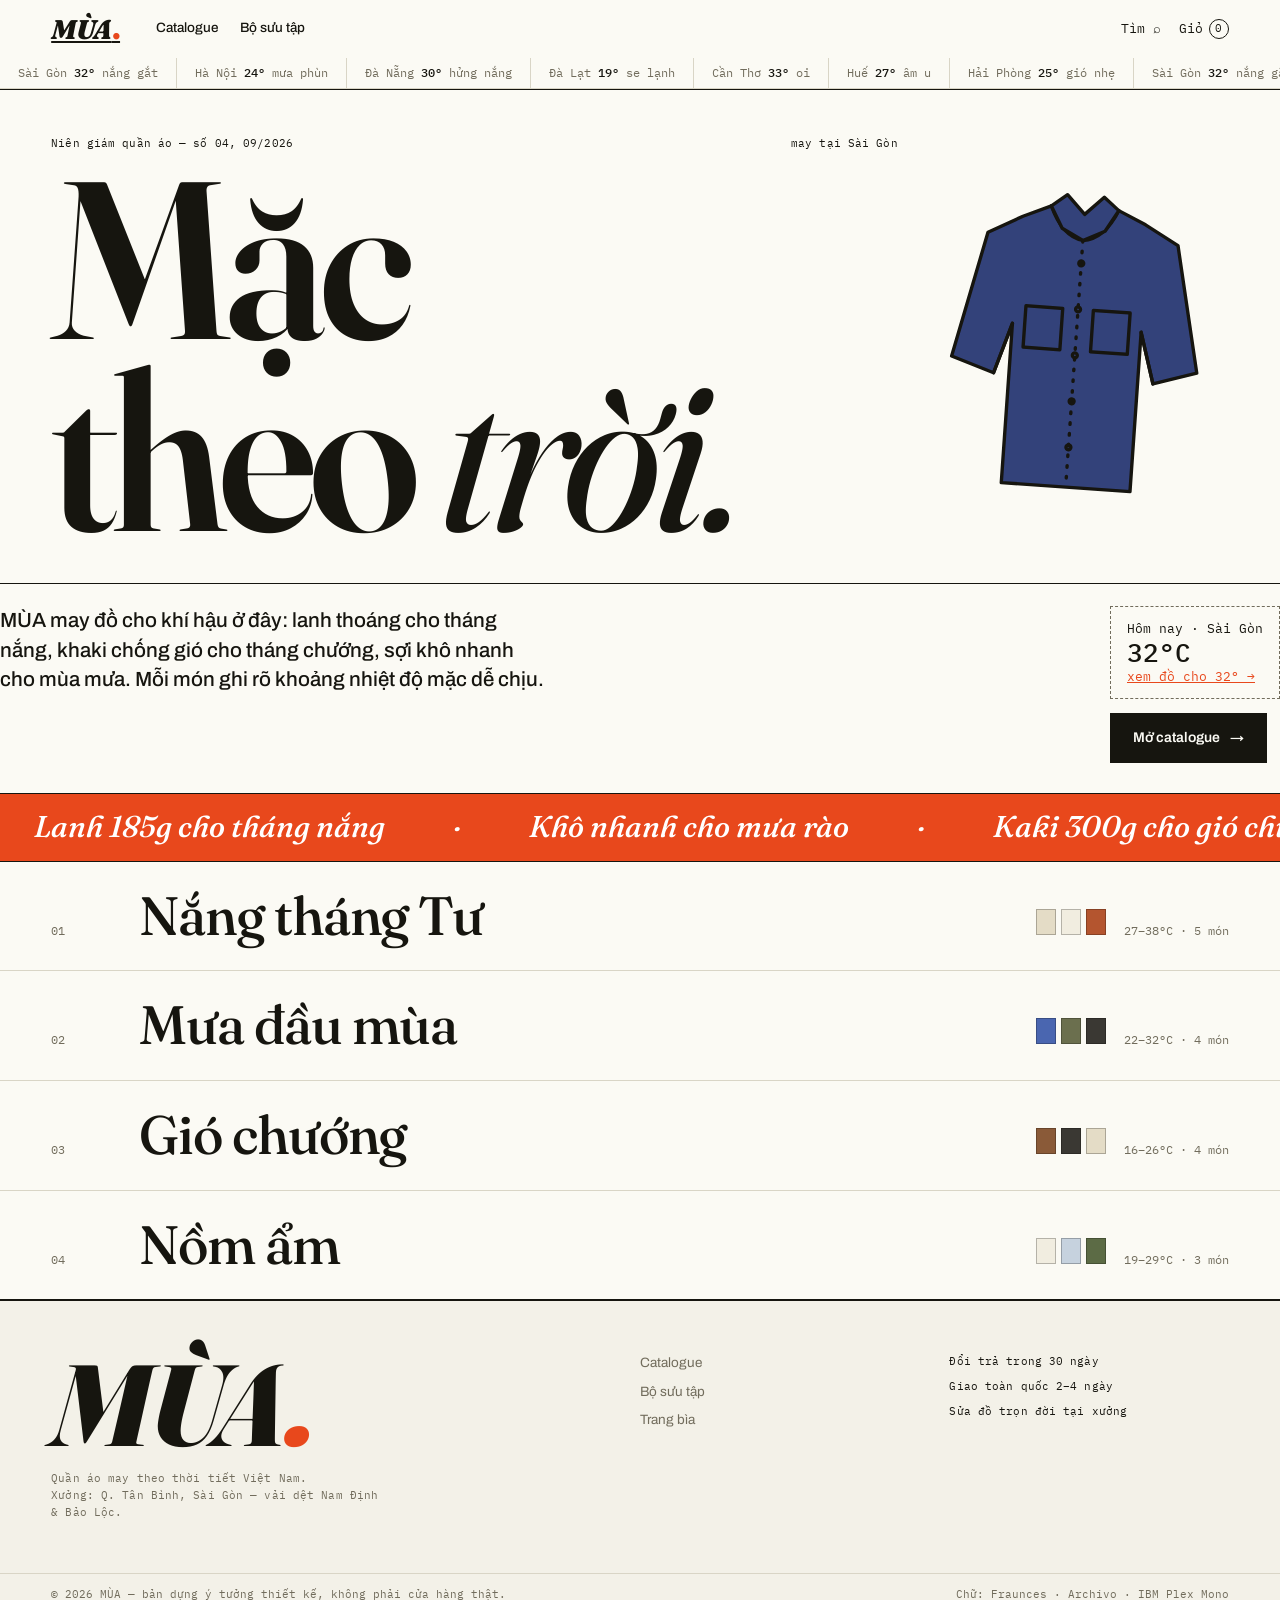
<file: mua/index.html>
<!doctype html>
<html lang="vi">
<head>
<meta charset="utf-8">
<meta name="viewport" content="width=device-width, initial-scale=1, viewport-fit=cover">
<title>MÙA</title>
<link rel="preconnect" href="https://fonts.googleapis.com">
<link rel="preconnect" href="https://fonts.gstatic.com" crossorigin>
<link rel="stylesheet" href="https://fonts.googleapis.com/css2?family=Fraunces:ital,opsz,wght@0,9..144,300..900;1,9..144,300..900&family=Archivo:wght@400;500;600&family=IBM+Plex+Mono:wght@400;500&display=swap">
<style>
:root{
  --paper:#FBFAF4; --paper-2:#F3F1E8; --ink:#16150F; --line:#D9D5C6; --line-ink:#16150F;
  --muted:#716C5C; --sun:#E8481C; --rain:#3A56B4; --ok:#2F6B3A;
  --serif:"Fraunces",Georgia,serif; --sans:"Archivo","Be Vietnam Pro",system-ui,sans-serif; --mono:"IBM Plex Mono",ui-monospace,monospace;
  --gut:clamp(16px,4vw,56px);
}
*{box-sizing:border-box}
::selection{background:var(--ink);color:var(--paper)}
html{scroll-behavior:smooth}
body{background:var(--paper);color:var(--ink);font-family:var(--sans);font-size:15px;line-height:1.55;margin:0;padding:0;-webkit-font-smoothing:antialiased}
h1,h2,h3,h4{margin:0;font-weight:inherit}
p{margin:0}
a{color:inherit}
button{font:inherit;color:inherit;background:none;border:0;padding:0;cursor:pointer}
img,svg{display:block;max-width:100%}
input,select{font:inherit;color:inherit}
:focus-visible{outline:2px solid var(--sun);outline-offset:3px}
[hidden]{display:none!important}
.mono{font-family:var(--mono);font-size:12.5px;letter-spacing:.01em}
.mono.sm{font-size:11px}
.sun{color:var(--sun)}
.x{border-top:1px solid var(--line)}
.serif{font-family:var(--serif)}

/* ---------- Khung ---------- */
.wrap{padding-inline:var(--gut)}
header.site{position:sticky;top:0;z-index:40;background:var(--paper);border-bottom:1px solid var(--line-ink)}
.bar{display:flex;align-items:center;gap:28px;height:58px}
.wordmark{font-family:var(--serif);font-weight:900;font-style:italic;font-size:27px;letter-spacing:-.02em;line-height:1}
.wordmark .dot{color:var(--sun);font-style:normal}
nav.main{display:flex;gap:22px;margin-left:8px}
nav.main a{font-size:13.5px;font-weight:500;text-decoration:none;padding:4px 0;border-bottom:2px solid transparent}
nav.main a[aria-current="page"]{border-bottom-color:var(--ink)}
nav.main a:hover{border-bottom-color:var(--line)}
.bar .grow{flex:1}
.bar-act{display:flex;gap:18px;align-items:center}
.bar-act button, .bar-act a{font-family:var(--mono);font-size:12.5px;text-decoration:none;display:flex;gap:6px;align-items:center}
.bar-act .n{display:inline-grid;place-items:center;min-width:20px;height:20px;border:1px solid var(--ink);border-radius:50%;font-size:11px;transition:transform .2s}
.bar-act .n.tick{transform:scale(1.35);background:var(--sun);color:#fff;border-color:var(--sun)}
/* Ticker thời tiết */
.ticker{overflow:hidden;border-bottom:1px solid var(--line);background:var(--paper)}
.ticker-in{display:flex;gap:0;width:max-content;animation:tick 46s linear infinite}
.ticker button{font-family:var(--mono);font-size:11.5px;padding:6px 18px;border-right:1px solid var(--line);white-space:nowrap;color:var(--muted)}
.ticker button b{color:var(--ink);font-weight:500}
.ticker button:hover{color:var(--ink);background:var(--paper-2)}
@keyframes tick{to{transform:translateX(-50%)}}
.ticker:hover .ticker-in,.ticker:focus-within .ticker-in{animation-play-state:paused}
@media (prefers-reduced-motion: reduce){.ticker-in{animation:none;flex-wrap:wrap;width:auto}}

/* ---------- 01 Bìa ---------- */
.cover{position:relative;border-bottom:1px solid var(--line-ink);overflow:hidden}
.cover-grid{display:grid;grid-template-columns:1fr auto;align-items:end;gap:0 24px;padding-top:clamp(24px,5vh,64px)}
.cover-kicker{display:flex;justify-content:space-between;gap:16px;padding-bottom:10px}
.giant{font-family:var(--serif);font-weight:600;font-size:clamp(72px,17.5vw,290px);line-height:.86;letter-spacing:-.035em;font-variation-settings:"opsz" 144}
.giant em{font-style:italic;font-weight:400}
.cover-flat{width:clamp(150px,24vw,380px);margin-bottom:clamp(8px,2vw,28px);transform:rotate(4deg)}
.cover-sub{display:grid;grid-template-columns:minmax(200px,560px) 1fr auto;gap:24px;align-items:start;padding:22px 0 30px;border-top:1px solid var(--line-ink);margin-top:clamp(18px,3vw,36px)}
.cover-sub .lede{font-size:clamp(16px,1.6vw,21px);line-height:1.45;font-weight:500;text-wrap:balance}
.cta{display:inline-flex;align-items:center;gap:10px;border:1px solid var(--ink);padding:13px 22px;font-weight:600;font-size:14px;text-decoration:none;background:var(--ink);color:var(--paper);transition:gap .2s}
.cta:hover{gap:16px}
.cta.ghost{background:transparent;color:var(--ink)}
.cta.sun{background:var(--sun);border-color:var(--sun);color:#fff}
.today-chip{font-family:var(--mono);font-size:12.5px;border:1px dashed var(--muted);padding:12px 16px;max-width:230px}
.today-chip b{font-size:26px;font-weight:500;display:block;line-height:1.1}
.today-chip a{color:var(--sun)}

/* Mùa index trên bìa */
.seasons{border-bottom:1px solid var(--line-ink)}
.season-row{display:grid;grid-template-columns:70px 1fr auto auto;align-items:baseline;gap:18px;padding:clamp(14px,2.4vw,26px) var(--gut);border-top:1px solid var(--line);text-decoration:none;position:relative;transition:background .2s,color .2s}
.season-row:first-child{border-top:0}
.season-row .no{font-family:var(--mono);font-size:12px;color:var(--muted)}
.season-row .nm{font-family:var(--serif);font-size:clamp(26px,4.6vw,54px);font-weight:500;letter-spacing:-.02em;line-height:1.05}
.season-row .meta{font-family:var(--mono);font-size:12px;color:var(--muted);text-align:right}
.season-row .sw{display:flex;gap:5px}
.season-row .sw i{width:20px;height:26px;border:1px solid rgba(0,0,0,.25)}
.season-row:hover{background:var(--ink);color:var(--paper)}
.season-row:hover .no,.season-row:hover .meta{color:var(--paper-2)}
.marq{border-bottom:1px solid var(--line-ink);overflow:hidden;background:var(--sun);color:#fff}
.marq-in{display:flex;width:max-content;animation:tick 30s linear infinite;font-family:var(--serif);font-style:italic;font-size:clamp(18px,2.6vw,30px);padding:10px 0;font-weight:500}
.marq-in span{padding:0 34px;white-space:nowrap}
@media (prefers-reduced-motion: reduce){.marq-in{animation:none}}

/* ---------- 03/04 Catalogue ---------- */
.plp-head{display:grid;grid-template-columns:1fr minmax(300px,540px);gap:32px;align-items:end;padding-block:clamp(20px,4vw,46px)}
.plp-title{font-family:var(--serif);font-size:clamp(44px,7vw,110px);font-weight:600;letter-spacing:-.03em;line-height:.95}
.plp-sub{max-width:400px;color:var(--muted);margin-top:10px}
/* Nhiệt kế */
.dial{border:1px solid var(--ink);padding:16px 18px 20px;background:var(--paper)}
.dial-top{display:flex;justify-content:space-between;align-items:baseline;margin-bottom:6px}
.dial-top .t{font-family:var(--mono);font-size:34px;font-weight:500}
.dial-top .t small{font-size:14px;color:var(--muted)}
.dial input[type=range]{width:100%;-webkit-appearance:none;appearance:none;height:44px;background:transparent;cursor:ew-resize}
.dial input::-webkit-slider-runnable-track{height:14px;background:
  linear-gradient(90deg,var(--rain),#C8B98A 45%,var(--sun));border:1px solid var(--ink)}
.dial input::-moz-range-track{height:14px;background:linear-gradient(90deg,var(--rain),#C8B98A 45%,var(--sun));border:1px solid var(--ink)}
.dial input::-webkit-slider-thumb{-webkit-appearance:none;width:20px;height:34px;margin-top:-11px;background:var(--paper);border:2px solid var(--ink);box-shadow:0 2px 0 var(--ink);cursor:ew-resize}
.dial input::-moz-range-thumb{width:18px;height:32px;border-radius:0;background:var(--paper);border:2px solid var(--ink);box-shadow:0 2px 0 var(--ink);cursor:ew-resize}
.dial-scale{display:flex;justify-content:space-between;font-family:var(--mono);font-size:10.5px;color:var(--muted);margin-top:4px}
.dial-note{font-family:var(--mono);font-size:11.5px;color:var(--muted);margin-top:10px}
.dial-note b{color:var(--sun);font-weight:500}
/* Thanh công cụ */
.tools{display:flex;gap:10px;flex-wrap:wrap;align-items:center;padding:12px 0;border-top:1px solid var(--line-ink);position:sticky;top:58px;background:var(--paper);z-index:30}
.tool{font-family:var(--mono);font-size:12px;border:1px solid var(--line);padding:7px 13px;background:var(--paper);transition:border-color .15s}
.tool:hover{border-color:var(--ink)}
.tool[aria-pressed="true"]{background:var(--ink);color:var(--paper);border-color:var(--ink)}
.tools .sep{flex:1}
select.tool{appearance:none;padding-right:26px;background-image:url("data:image/svg+xml,%3Csvg xmlns='http://www.w3.org/2000/svg' width='9' height='6'%3E%3Cpath d='M0 0l4.5 6L9 0z' fill='%2316150F'/%3E%3C/svg%3E");background-repeat:no-repeat;background-position:right 10px center}
.count-line{font-family:var(--mono);font-size:12px;color:var(--muted);padding:14px 0 4px}
/* Bảng niên giám sản phẩm */
.ledger{border-top:1px solid var(--line-ink)}
.row{display:grid;grid-template-columns:56px 92px minmax(200px,1.4fr) 1fr auto;gap:20px;align-items:center;padding:14px var(--gut);border-bottom:1px solid var(--line);text-decoration:none;position:relative;transition:background .18s,color .18s,opacity .3s}
.row .no{font-family:var(--mono);font-size:12px;color:var(--muted)}
.row .th{width:92px;height:86px;display:grid;place-items:center}
.row .th svg{width:78px;height:82px}
.row .nm{font-family:var(--serif);font-size:clamp(20px,2.2vw,30px);font-weight:500;letter-spacing:-.01em;line-height:1.1}
.row .nm small{display:block;font-family:var(--sans);font-size:12.5px;color:var(--muted);letter-spacing:0;margin-top:3px}
.row .dt{font-family:var(--mono);font-size:12px;color:var(--muted);line-height:1.9}
.row .dt .fit{color:var(--sun)}
.row .pr{font-family:var(--mono);font-size:14.5px;text-align:right;white-space:nowrap}
.row .pr small{display:block;font-size:11px;color:var(--muted)}
.row:hover{background:var(--ink);color:var(--paper)}
.row:hover .no,.row:hover .dt,.row:hover .nm small,.row:hover .pr small{color:#B9B4A4}
.row.far{opacity:.34}
.row.far:hover{opacity:1}
.row .sold{position:absolute;right:var(--gut);top:8px;font-family:var(--mono);font-size:10.5px;color:var(--sun)}
/* Hàng phá lưới */
.feature{display:grid;grid-template-columns:1.1fr 1fr;border-bottom:1px solid var(--line-ink);background:var(--paper-2);text-decoration:none}
.feature .fa{padding:clamp(24px,4vw,60px) var(--gut);display:flex;flex-direction:column;justify-content:space-between;gap:26px;border-right:1px solid var(--line)}
.feature .fa .q{font-family:var(--serif);font-style:italic;font-size:clamp(24px,3.4vw,44px);font-weight:400;line-height:1.15;letter-spacing:-.015em;text-wrap:balance}
.feature .fb{display:grid;place-items:center;padding:26px}
.feature .fb svg{width:min(300px,70%);height:auto;transition:transform .4s cubic-bezier(.2,.8,.2,1)}
.feature:hover .fb svg{transform:rotate(-3deg) scale(1.04)}
.feature .mono-line{display:flex;justify-content:space-between;gap:14px;font-family:var(--mono);font-size:12px;color:var(--muted)}
/* Lưới thay thế */
.grid-v{display:grid;grid-template-columns:repeat(auto-fill,minmax(230px,1fr));border-left:1px solid var(--line)}
.cell{border-right:1px solid var(--line);border-bottom:1px solid var(--line);padding:22px 18px 18px;text-decoration:none;display:flex;flex-direction:column;gap:14px;transition:background .18s,color .18s}
.cell svg{width:72%;margin:6px auto;height:auto}
.cell .nm{font-family:var(--serif);font-size:21px;font-weight:500;line-height:1.1}
.cell .mono{color:var(--muted)}
.cell:hover{background:var(--ink);color:var(--paper)}
.cell:hover .mono{color:#B9B4A4}

/* ---------- 07 PDP ---------- */
.pdp-top{display:grid;grid-template-columns:1.25fr minmax(320px,430px);border-bottom:1px solid var(--line-ink)}
.pdp-stage{border-right:1px solid var(--line-ink);position:relative;display:grid;place-items:center;padding:clamp(24px,4vw,70px);min-height:min(66vh,640px);background:
  radial-gradient(90% 70% at 50% 42%, var(--paper) 55%, var(--paper-2))}
.pdp-stage svg{width:min(430px,78%);height:auto;filter:drop-shadow(0 18px 24px rgba(22,21,15,.12))}
.pdp-idx{position:absolute;top:18px;left:var(--gut);font-family:var(--mono);font-size:12px;color:var(--muted)}
.pdp-temp{position:absolute;bottom:18px;left:var(--gut);font-family:var(--mono);font-size:12px}
.pdp-temp b{color:var(--sun);font-weight:500}
.callout{position:absolute;font-family:var(--mono);font-size:11px;color:var(--muted);max-width:150px}
.callout::before{content:"";display:block;width:44px;border-top:1px dashed var(--muted);margin-bottom:5px}
.callout.c1{top:26%;right:8%}
.callout.c2{bottom:24%;left:7%;text-align:left}
.buy{padding:clamp(22px,3vw,38px) clamp(20px,2.6vw,38px);display:flex;flex-direction:column;gap:22px;position:sticky;top:59px;align-self:start}
.buy .bc{font-family:var(--mono);font-size:11.5px;color:var(--muted)}
.buy .bc a{color:var(--muted)}
.pdp-name{font-family:var(--serif);font-size:clamp(34px,3.6vw,52px);font-weight:600;letter-spacing:-.025em;line-height:1}
.pdp-price{font-family:var(--mono);font-size:20px}
.pdp-price small{color:var(--muted);font-size:12px;display:block;margin-top:3px}
.opt h4{font-family:var(--mono);font-size:11.5px;font-weight:400;color:var(--muted);margin-bottom:9px}
.opt h4 b{color:var(--ink);font-weight:500}
.swatches{display:flex;gap:10px}
.swatch{width:38px;height:46px;border:1px solid rgba(0,0,0,.3);position:relative;transition:transform .15s}
.swatch:hover{transform:translateY(-2px)}
.swatch[aria-pressed="true"]::after{content:"";position:absolute;inset:-5px;border:1.5px solid var(--ink)}
.sizes{display:flex;flex-wrap:wrap;gap:8px}
.size{min-width:46px;padding:9px 6px;border:1px solid var(--line);font-family:var(--mono);font-size:13px;text-align:center;transition:border-color .15s}
.size:hover{border-color:var(--ink)}
.size[aria-pressed="true"]{background:var(--ink);color:var(--paper);border-color:var(--ink)}
.size[disabled]{color:var(--line);text-decoration:line-through;cursor:not-allowed}
.buy .cta{justify-content:center;padding:16px}
.buy-note{font-family:var(--mono);font-size:11px;color:var(--muted);line-height:1.8}
/* PDP kể chuyện */
.pdp-sec{display:grid;grid-template-columns:minmax(160px,320px) 1fr;gap:32px;padding:clamp(28px,4.5vw,64px) var(--gut);border-bottom:1px solid var(--line)}
.pdp-sec h3{font-family:var(--mono);font-size:12px;font-weight:400;color:var(--muted);letter-spacing:.05em}
.pdp-sec .body{max-width:640px;font-size:16.5px;line-height:1.65}
.spec-list{display:grid;gap:0;max-width:640px}
.spec-list div{display:grid;grid-template-columns:150px 1fr;gap:16px;padding:9px 0;border-bottom:1px solid var(--line);font-size:14px}
.spec-list div dt{font-family:var(--mono);font-size:12px;color:var(--muted)}
.fab-swatch{width:min(300px,100%);aspect-ratio:4/3;border:1px solid var(--ink);margin-bottom:14px}
.temp-mini{max-width:640px}
.temp-mini .bar{position:relative;height:12px;border:1px solid var(--ink);background:linear-gradient(90deg,var(--rain),#C8B98A 45%,var(--sun));margin:10px 0 6px}
.temp-mini .win{position:absolute;top:-5px;bottom:-5px;background:rgba(251,250,244,.25);border:2px solid var(--ink)}
.temp-mini .lab{display:flex;justify-content:space-between;font-family:var(--mono);font-size:10.5px;color:var(--muted)}
.rel-strip{display:flex;overflow-x:auto;border-top:1px solid var(--line-ink);scroll-snap-type:x proximity}
.rel-strip a{flex:0 0 240px;scroll-snap-align:start;border-right:1px solid var(--line);padding:20px 18px;text-decoration:none;display:flex;flex-direction:column;gap:10px;transition:background .18s,color .18s}
.rel-strip a:hover{background:var(--ink);color:var(--paper)}
.rel-strip svg{width:60%;margin:4px auto}
.rel-strip .nm{font-family:var(--serif);font-size:19px}
.rel-strip .mono{color:var(--muted)}
/* ---------- Giỏ hàng ---------- */
.scrim{position:fixed;inset:0;background:rgba(22,21,15,.45);z-index:60;opacity:0;pointer-events:none;transition:opacity .25s}
.scrim.on{opacity:1;pointer-events:auto}
.drawer{position:fixed;top:0;right:0;bottom:0;width:min(460px,94vw);background:var(--paper);border-left:1px solid var(--ink);z-index:61;transform:translateX(102%);transition:transform .32s cubic-bezier(.2,.8,.2,1);display:flex;flex-direction:column}
.drawer.on{transform:none}
.drawer-h{display:flex;justify-content:space-between;align-items:center;padding:16px 22px;border-bottom:1px solid var(--line-ink)}
.drawer-h h2{font-family:var(--serif);font-size:24px;font-weight:600}
.drawer-h .mono{color:var(--muted)}
.drawer-list{flex:1;overflow-y:auto}
.citem{display:grid;grid-template-columns:74px 1fr auto;gap:16px;padding:16px 22px;border-bottom:1px solid var(--line)}
.citem svg{width:64px;height:66px}
.citem .nm{font-family:var(--serif);font-size:18px;line-height:1.15}
.citem .mono{color:var(--muted);margin-top:3px}
.qty{display:inline-flex;border:1px solid var(--line);margin-top:9px}
.qty button{width:26px;height:26px;font-family:var(--mono)}
.qty button:hover{background:var(--paper-2)}
.qty span{width:30px;display:grid;place-items:center;font-family:var(--mono);font-size:12.5px;border-inline:1px solid var(--line)}
.citem .pr{font-family:var(--mono);font-size:13.5px;text-align:right}
.citem .rm{font-family:var(--mono);font-size:11px;color:var(--muted);text-decoration:underline;margin-top:10px}
.citem .rm:hover{color:var(--sun)}
.drawer-f{border-top:1px solid var(--line-ink);padding:18px 22px;display:flex;flex-direction:column;gap:12px;background:var(--paper)}
.trow{display:flex;justify-content:space-between;font-family:var(--mono);font-size:13px}
.trow.total{font-size:16px;border-top:1px solid var(--line);padding-top:10px}
.cart-empty{padding:44px 22px;text-align:center;display:flex;flex-direction:column;gap:14px;align-items:center}
.cart-empty .serif{font-size:24px;font-style:italic}
.cover-note{font-family:var(--mono);font-size:11px;color:var(--muted)}
.fly{position:fixed;z-index:70;pointer-events:none;transition:transform .55s cubic-bezier(.4,0,.2,1),opacity .55s;width:70px}

/* ---------- Tìm kiếm ---------- */
.search-ov{position:fixed;inset:0;background:var(--paper);z-index:65;display:flex;flex-direction:column;transform:translateY(-102%);transition:transform .3s cubic-bezier(.2,.8,.2,1)}
.search-ov.on{transform:none}
.search-ov .wrap{border-bottom:1px solid var(--line-ink);display:flex;align-items:center;gap:18px}
#q{flex:1;border:0;background:transparent;font-family:var(--serif);font-size:clamp(28px,5vw,58px);font-weight:500;padding:22px 0;letter-spacing:-.02em;outline:none}
#q::placeholder{color:var(--line)}
.search-hint{font-family:var(--mono);font-size:12px;color:var(--muted);padding:12px var(--gut)}
.search-res{overflow-y:auto;flex:1}

/* ---------- Thanh toán ---------- */
.co{max-width:660px;margin-inline:auto;padding:clamp(26px,5vw,60px) var(--gut) 80px}
.co h1{font-family:var(--serif);font-size:clamp(34px,5vw,54px);font-weight:600;letter-spacing:-.02em;margin-bottom:6px}
.co .mono{color:var(--muted)}
.steps{display:flex;gap:0;margin:26px 0 8px;border:1px solid var(--line)}
.steps span{flex:1;text-align:center;font-family:var(--mono);font-size:11.5px;padding:9px 4px;color:var(--muted);border-right:1px solid var(--line)}
.steps span:last-child{border-right:0}
.steps span.on{background:var(--ink);color:var(--paper)}
fieldset{border:0;padding:26px 0 6px;margin:0}
legend{font-family:var(--mono);font-size:12px;color:var(--muted);padding:0;margin-bottom:14px}
.f2{display:grid;grid-template-columns:1fr 1fr;gap:14px}
.fld{display:flex;flex-direction:column;gap:6px;margin-bottom:14px}
.fld label{font-family:var(--mono);font-size:11.5px;color:var(--muted)}
.fld input,.fld select{border:1px solid var(--line);background:var(--paper);padding:13px 14px;font-size:15px}
.fld input:focus{border-color:var(--ink);outline:none}
.radio{display:flex;gap:12px;align-items:flex-start;border:1px solid var(--line);padding:15px 16px;margin-bottom:10px;cursor:pointer}
.radio input{accent-color:var(--ink);margin-top:3px}
.radio b{font-weight:600;font-size:14.5px}
.radio .mono{display:block;color:var(--muted);margin-top:3px}
.radio:has(input:checked){border-color:var(--ink);background:var(--paper-2)}
.co-sum{border:1px solid var(--line);padding:16px 18px;margin:18px 0}
.co-sum .trow{padding:3px 0}
.err{font-family:var(--mono);font-size:12px;color:var(--sun);min-height:1.4em}

/* ---------- 12 Hoàn tất ---------- */
.done{min-height:70vh;display:grid;grid-template-columns:auto 1fr;gap:clamp(24px,5vw,70px);align-items:center;padding:clamp(40px,7vw,90px) var(--gut)}
.stamp{width:clamp(170px,22vw,250px);animation:spin 28s linear infinite}
@keyframes spin{to{transform:rotate(360deg)}}
@media (prefers-reduced-motion:reduce){.stamp{animation:none}}
.done h1{font-family:var(--serif);font-size:clamp(40px,6.4vw,90px);font-weight:600;letter-spacing:-.03em;line-height:.98;text-wrap:balance}
.done .ord{font-family:var(--mono);font-size:13px;margin:18px 0 4px}
.done .ord b{color:var(--sun);font-weight:500}
.done-meta{display:grid;grid-template-columns:repeat(auto-fit,minmax(170px,max-content));gap:34px;margin-top:26px}
.done-meta div b{display:block;font-family:var(--mono);font-size:12px;color:var(--muted);font-weight:400;margin-bottom:4px}

/* ---------- Chân trang ---------- */
footer.site{border-top:1px solid var(--line-ink);margin-top:0;background:var(--paper-2)}
.foot{display:grid;grid-template-columns:2fr 1fr 1fr;gap:30px;padding:clamp(28px,4vw,54px) var(--gut)}
.foot .big{font-family:var(--serif);font-weight:900;font-style:italic;font-size:clamp(56px,9vw,120px);line-height:.9;letter-spacing:-.03em}
.foot ul{list-style:none;margin:0;padding:0;display:flex;flex-direction:column;gap:8px;font-size:13.5px}
.foot a{text-decoration:none;color:var(--muted)}
.foot a:hover{color:var(--ink);text-decoration:underline}
.colophon{border-top:1px solid var(--line);padding:12px var(--gut);display:flex;justify-content:space-between;gap:14px;flex-wrap:wrap;font-family:var(--mono);font-size:11px;color:var(--muted)}

/* Chuyển cảnh giữa các view */
.view{animation:vin .4s cubic-bezier(.2,.8,.2,1)}
@keyframes vin{from{opacity:0;transform:translateY(14px)}to{opacity:1}}
@media (prefers-reduced-motion:reduce){.view,.feature .fb svg{animation:none;transition:none}}

/* ---------- Mobile ---------- */
@media (max-width:920px){
  .cover-grid{grid-template-columns:1fr}
  .cover-flat{position:absolute;right:4%;top:10%;opacity:.9;width:32vw;min-width:130px}
  .cover-sub{grid-template-columns:1fr;gap:18px}
  .plp-head{grid-template-columns:1fr}
  .pdp-top{grid-template-columns:1fr}
  .pdp-stage{border-right:0;border-bottom:1px solid var(--line-ink);min-height:52vh}
  .buy{position:static}
  .pdp-sec{grid-template-columns:1fr;gap:14px}
  .feature{grid-template-columns:1fr}
  .feature .fa{border-right:0;border-bottom:1px solid var(--line)}
  .done{grid-template-columns:1fr;justify-items:start;gap:30px}
  .foot{grid-template-columns:1fr;gap:22px}
  nav.main{display:none}
  .row{grid-template-columns:44px 64px 1fr auto;gap:12px}
  .row .dt{display:none}
  .row .th{width:64px;height:62px}.row .th svg{width:56px;height:58px}
  .f2{grid-template-columns:1fr}
  .mobile-buy{position:fixed;left:0;right:0;bottom:0;z-index:35;background:var(--paper);border-top:1px solid var(--ink);padding:10px var(--gut) calc(10px + env(safe-area-inset-bottom,0px));display:flex;gap:14px;align-items:center;justify-content:space-between}
}
@media (min-width:921px){.mobile-buy{display:none}}
</style>
</head>
<body>
<header class="site">
  <div class="wrap bar">
    <a class="wordmark" href="#home" data-nav="home" aria-label="MÙA — trang chính">MÙA<span class="dot">.</span></a>
    <nav class="main" aria-label="Chính">
      <a href="#shop" data-nav="shop" id="nav-shop">Catalogue</a>
      <a href="#home" data-nav="seasons">Bộ sưu tập</a>
    </nav>
    <div class="grow"></div>
    <div class="bar-act">
      <button id="btn-search" aria-label="Tìm kiếm">Tìm ⌕</button>
      <button id="btn-cart" aria-label="Mở giỏ hàng">Giỏ <span class="n" id="cart-n">0</span></button>
    </div>
  </div>
  <div class="ticker" aria-label="Thời tiết hôm nay — bấm một thành phố để xem đồ hợp trời"><div class="ticker-in" id="ticker"></div></div>
</header>

<main id="app">
  <!-- 01 BÌA -->
  <section class="view" id="view-home">
    <div class="cover">
      <div class="wrap cover-grid">
        <div>
          <div class="cover-kicker mono sm">
            <span>Niên giám quần áo — số 04, 09/2026</span>
            <span>may tại Sài Gòn</span>
          </div>
          <h1 class="giant">Mặc<br>theo <em>trời.</em></h1>
        </div>
        <div class="cover-flat" id="cover-flat" aria-hidden="true"></div>
      </div>
      <div class="wrap cover-sub">
        <p class="lede">MÙA may đồ cho khí hậu ở đây: lanh thoáng cho tháng nắng, khaki chống gió cho tháng chướng, sợi khô nhanh cho mùa mưa. Mỗi món ghi rõ khoảng nhiệt độ mặc dễ chịu.</p>
        <div></div>
        <div style="display:flex;flex-direction:column;gap:14px;align-items:flex-start">
          <div class="today-chip" id="today-chip"></div>
          <a class="cta" href="#shop" data-nav="shop">Mở catalogue <span aria-hidden="true">→</span></a>
        </div>
      </div>
    </div>
    <div class="marq" aria-hidden="true"><div class="marq-in" id="marq"></div></div>
    <div class="seasons" id="seasons"></div>
  </section>

  <!-- 03/04 CATALOGUE -->
  <section class="view" id="view-shop" hidden>
    <div class="wrap plp-head">
      <div>
        <h1 class="plp-title" id="plp-title">Catalogue</h1>
        <p class="plp-sub" id="plp-sub">Toàn bộ quần áo đang may, xếp theo độ hợp với nhiệt độ bạn chọn.</p>
      </div>
      <div class="dial">
        <div class="dial-top">
          <span class="t"><span id="dial-v">32</span>°<small>C</small></span>
          <span class="mono sm" id="dial-city">Sài Gòn, hôm nay</span>
        </div>
        <input type="range" id="dial" min="18" max="38" step="1" value="32" aria-label="Chọn nhiệt độ ngoài trời">
        <div class="dial-scale"><span>18°</span><span>23°</span><span>28°</span><span>33°</span><span>38°</span></div>
        <p class="dial-note">Kéo nhiệt kế — catalogue tự xếp lại. <b id="dial-fit"></b></p>
      </div>
    </div>
    <div class="wrap tools" id="tools"></div>
    <p class="wrap count-line" id="count-line"></p>
    <div class="ledger" id="ledger"></div>
  </section>

  <!-- 07 PDP -->
  <section class="view" id="view-pdp" hidden></section>

  <!-- 11 THANH TOÁN -->
  <section class="view" id="view-co" hidden></section>

  <!-- 12 HOÀN TẤT -->
  <section class="view" id="view-done" hidden></section>
</main>

<footer class="site">
  <div class="foot">
    <div>
      <div class="big">MÙA<span class="sun">.</span></div>
      <p class="mono sm" style="color:var(--muted);margin-top:14px;max-width:340px">Quần áo may theo thời tiết Việt Nam.<br>Xưởng: Q. Tân Bình, Sài Gòn — vải dệt Nam Định &amp; Bảo Lộc.</p>
    </div>
    <ul>
      <li><a href="#shop" data-nav="shop">Catalogue</a></li>
      <li><a href="#home" data-nav="seasons">Bộ sưu tập</a></li>
      <li><a href="#home" data-nav="home">Trang bìa</a></li>
    </ul>
    <ul class="mono sm">
      <li>Đổi trả trong 30 ngày</li>
      <li>Giao toàn quốc 2–4 ngày</li>
      <li>Sửa đồ trọn đời tại xưởng</li>
    </ul>
  </div>
  <div class="colophon">
    <span>© 2026 MÙA — bản dựng ý tưởng thiết kế, không phải cửa hàng thật.</span>
    <span>Chữ: Fraunces · Archivo · IBM Plex Mono</span>
  </div>
</footer>

<!-- GIỎ -->
<div class="scrim" id="scrim"></div>
<aside class="drawer" id="drawer" role="dialog" aria-modal="true" aria-label="Giỏ hàng">
  <div class="drawer-h">
    <h2>Giỏ hàng</h2>
    <button class="mono" id="cart-close">Đóng ✕</button>
  </div>
  <div class="drawer-list" id="cart-list"></div>
  <div class="drawer-f" id="cart-foot"></div>
</aside>

<!-- TÌM -->
<div class="search-ov" id="search-ov" role="dialog" aria-modal="true" aria-label="Tìm kiếm">
  <div class="wrap">
    <input id="q" type="search" placeholder="sơ mi, lanh, 32°, mưa…" autocomplete="off">
    <button class="mono" id="search-close">Đóng ✕</button>
  </div>
  <p class="search-hint">Gõ tên món, chất vải, hoặc một nhiệt độ — ví dụ “24” sẽ lọc đồ mặc được lúc 24°C.</p>
  <div class="search-res ledger" id="search-res"></div>
</div>

<script>
"use strict";
/* ---------- Dữ liệu ---------- */
const VND = n => n.toLocaleString("vi-VN") + "₫";
const INK = "#16150F";
const COLORS = {
  ecru:["Mộc",'#E4DCC6'], gao:["Trắng gạo",'#F1EDE0'], indigo:["Chàm",'#33427A'],
  than:["Than",'#3A3833'], la:["Lá",'#5C6B45'], reu:["Rêu",'#6B6F4E'],
  dat:["Đất",'#8A5A38'], gach:["Gạch",'#B4552F'], mua:["Xanh mưa",'#4A66B0'], troi:["Xanh trời nhạt",'#C6D2DE']
};
const SEASONS = [
  {id:"s1", no:"01", name:"Nắng tháng Tư", range:[27,38], desc:"Lanh và cotton thưa sợi cho những tuần trên 30 độ.", sw:["ecru","gao","gach"]},
  {id:"s2", no:"02", name:"Mưa đầu mùa", range:[22,32], desc:"Sợi khô nhanh, khoác mỏng xếp gọn vào túi.", sw:["mua","reu","than"]},
  {id:"s3", no:"03", name:"Gió chướng", range:[16,26], desc:"Kaki dày, len cotton cho cuối năm trở gió.", sw:["dat","than","ecru"]},
  {id:"s4", no:"04", name:"Nồm ẩm", range:[19,29], desc:"Kate mỏng, dệt thoáng cho tuần trời ẩm phía Bắc.", sw:["gao","troi","la"]},
];
const P = [
 {id:"m01",type:"shirt",col:"s1",name:"Sơ mi lanh hai túi",sub:"lanh Ninh Thuận, dáng rộng",fabric:"lanh",gsm:185,t:[27,37],price:890000,colors:["ecru","indigo","gao"],sizes:{S:1,M:1,L:1,XL:1},
  det:[["Cổ","cổ bẻ một khuy, dựng mềm"],["Túi","hai túi ngực đắp, đáy vuông"],["Khuy","dừa nhuộm trùng màu vải"],["Đường may","cuốn kín 8 mũi/cm"]],
  wear:"Nắng 32° đứng chợ giữa trưa vẫn thở được — lanh hút mồ hôi rồi khô ngay trên người.",
  story:"Món đầu tiên MÙA may, sửa qua bốn bản rập. Vai buông 2cm so với sơ mi thường để gió luồn dọc sống lưng.",
  quote:"Bản rập thứ tư mới chịu đứng vai — ba bản đầu đem phát cho thợ mặc thử cả mùa."},
 {id:"m02",type:"tee",col:"s1",name:"Áo phông cotton hạt",sub:"cotton chải kỹ, cổ ríp dày",fabric:"cotton",gsm:160,t:[26,38],price:420000,colors:["gao","than","la"],sizes:{S:1,M:1,L:1,XL:0},
  det:[["Cổ","ríp bo 2×2, không giãn sau giặt"],["Gấu","may bằng hai kim, không lộn mép"]],
  wear:"Mặc trong áo khoác hay mặc trơn đều được; 38° vẫn không dính lưng.",story:"Cotton cùng một lô kéo sợi ở Nam Định, dệt chậm cho mặt vải nổi hạt."},
 {id:"m03",type:"trouser",col:"s1",name:"Quần ống rộng Tân Bình",sub:"lanh pha cotton, cạp rút",fabric:"lanh",gsm:210,t:[26,36],price:960000,colors:["ecru","than"],sizes:{S:1,M:0,L:1,XL:1},
  det:[["Cạp","rút dây kín, đỉa rời"],["Ống","rộng 26cm, dài chớm mắt cá"]],
  wear:"Ống rộng lấy gió khi chạy xe; vải đủ đứng để không bay phần phật.",story:"Đặt tên theo con hẻm cạnh xưởng — nơi bản rập được sửa cho vừa dáng ngồi xe máy."},
 {id:"m04",type:"dress",col:"s1",name:"Đầm lanh dáng suông",sub:"một lớp, không lót",fabric:"lanh",gsm:180,t:[27,37],price:1250000,colors:["gach","ecru"],sizes:{S:1,M:1,L:1,XL:1},
  det:[["Dáng","suông chữ A, dài qua gối"],["Túi","hai túi chéo giấu trong sườn"]],
  wear:"Một lớp lanh duy nhất — món mát nhất catalogue, cho ngày 36–37°.",story:"Nhuộm gạch non theo mẻ nhỏ nên mỗi đợt lệch tông nhẹ, chúng tôi coi đó là đặc điểm chứ không phải lỗi."},
 {id:"m05",type:"shirt",col:"s1",name:"Sơ mi cộc tay kẻ gió",sub:"kate mỏng, kẻ chìm",fabric:"kate",gsm:150,t:[28,38],price:740000,colors:["troi","gao"],sizes:{S:1,M:1,L:0,XL:1},
  det:[["Tay","cộc, lơ vê một gập"],["Kẻ","sọc chìm cùng tông, nhìn nghiêng mới thấy"]],
  wear:"Đủ chỉn chu để họp, đủ mát để họp xong đi ăn trưa ngoài trời.",story:"Vải kate đặt dệt riêng khổ hẹp, sọc chìm lấy từ ghi chú sổ tay của thợ cả."},
 {id:"m06",type:"overshirt",col:"s2",name:"Khoác sơ mi khô nhanh",sub:"nylon pha cotton, hai lớp vai",fabric:"khô nhanh",gsm:140,t:[23,31],price:1150000,colors:["reu","than"],sizes:{S:1,M:1,L:1,XL:1},
  det:[["Vai","hai lớp chống thấm hắt"],["Túi","bốn túi nắp, khuy bấm ẩn"],["Khô","ướt mưa rào, 40 phút ráo"]],
  wear:"Mưa Sài Gòn ập rồi tạnh — áo ướt trên xe, khô trước khi vào quán.",story:"May kiểu sơ mi để không phải cầm thêm áo mưa mỏng; mặc cả ngày như một lớp thứ hai.",
  quote:"Mưa đầu mùa không cần áo phao. Cần một lớp vải biết khô trước bạn."},
 {id:"m07",type:"jacket",col:"s2",name:"Áo mưa xếp túi",sub:"90 gram, gói bằng nắm tay",fabric:"khô nhanh",gsm:90,t:[22,30],price:1390000,colors:["mua","than"],sizes:{S:1,M:1,L:1,XL:1},
  det:[["Gấp","xếp vào túi ngực của chính nó"],["Mũ","mũ cuộn trong cổ, dây rút một tay"],["Đường may","ép seam kín nước"]],
  wear:"Nằm im trong cốp xe cả mùa khô, đến tháng Năm mới có việc.",story:"Chúng tôi cân từng chi tiết: bỏ lót, bỏ khuy thừa, còn đúng 90 gram."},
 {id:"m08",type:"trouser",col:"s2",name:"Quần khô nhanh ống đứng",sub:"co giãn nhẹ, gấu thu",fabric:"khô nhanh",gsm:170,t:[23,33],price:890000,colors:["than","reu"],sizes:{S:1,M:1,L:1,XL:0},
  det:[["Gấu","dây thu gấu tránh xích xe"],["Giãn","co giãn dọc 8% cho dáng ngồi"]],
  wear:"Lội qua vũng nước, tới nơi quần đã ráo — không ai biết bạn vừa đi mưa.",story:"Bản rập chung với quần Tân Bình nhưng ống thu 4cm cho gọn gió."},
 {id:"m09",type:"tote",col:"s2",name:"Túi bạt chống ẩm",sub:"bạt dày 500D, đáy rộng",fabric:"bạt",gsm:500,t:[18,38],price:360000,colors:["ecru","than","gach"],sizes:{U:1},
  det:[["Đáy","rộng 12cm, đứng được trên sàn"],["Quai","dài đeo vai, ngắn xách tay"]],
  wear:"Đựng laptop lẫn rau chợ; lớp phủ trong chống ẩm ngược.",story:"May từ vải bạt thừa của lô áo mưa — mỗi mùa một màu, hết là thôi."},
 {id:"m10",type:"knit",col:"s3",name:"Len cotton gân",sub:"đan gân 5, cổ tròn",fabric:"len cotton",gsm:320,t:[17,24],price:1190000,colors:["than","ecru","dat"],sizes:{S:1,M:1,L:1,XL:1},
  det:[["Sợi","cotton 100%, không ngứa gáy"],["Gân","đan gân 5 giữ dáng, không bai gấu"]],
  wear:"Đủ ấm cho 18° Đà Lạt, đủ thoáng để trưa hửng không phải cởi.",story:"Miền nhiệt đới không cần lông cừu; cần len biết thở."},
 {id:"m11",type:"jacket",col:"s3",name:"Khoác kaki gió chướng",sub:"kaki dày 300g, bốn túi",fabric:"kaki",gsm:300,t:[16,24],price:1850000,colors:["dat","than"],sizes:{S:1,M:1,L:1,XL:1},
  det:[["Vải","kaki chéo dày, càng mặc càng mềm"],["Túi","bốn túi hộp, nắp cài khuy sừng"],["Lót","nửa lót vai lụa vụn"]],
  wear:"Chắn đứng gió chướng tháng Chạp trên cầu Sài Gòn.",story:"Món nặng nhất chúng tôi may. Mặc ba mùa gió là vải ngả màu đẹp hơn lúc mới.",
  quote:"Kaki dày lên màu theo người mặc — cái áo năm thứ ba mới là bản hoàn chỉnh."},
 {id:"m12",type:"scarf",col:"s3",name:"Khăn đũi Bảo Lộc",sub:"đũi tơ tằm, viền tua",fabric:"đũi",gsm:120,t:[16,25],price:320000,colors:["gach","reu","gao"],sizes:{U:1},
  det:[["Sợi","đũi kéo tay, mặt vải gợn tự nhiên"],["Khổ","65×180cm, quấn hai vòng"]],
  wear:"Sáng se lạnh quấn hai vòng, trưa nóng gấp bỏ túi tote.",story:"Dệt tại một nhà xưởng bốn người ở Bảo Lộc, mỗi tuần được mười tấm."},
 {id:"m13",type:"trouser",col:"s3",name:"Kaki đứng gió",sub:"kaki 280g, li chết",fabric:"kaki",gsm:280,t:[17,26],price:1050000,colors:["dat","than"],sizes:{S:0,M:1,L:1,XL:1},
  det:[["Li","li chết ủi sẵn, đứng dáng"],["Cạp","cạp cao hơn 2cm chắn gió thắt lưng"]],
  wear:"Trời 20° chạy xe sớm không buốt đùi — kaki dày làm thay việc của quần giữ nhiệt.",story:"Cùng lô vải với áo khoác gió chướng để mặc thành bộ mà không cần cố."},
 {id:"m14",type:"shirt",col:"s4",name:"Sơ mi kate chống nồm",sub:"kate 130g, dệt thưa",fabric:"kate",gsm:130,t:[20,29],price:820000,colors:["gao","troi"],sizes:{S:1,M:1,L:1,XL:1},
  det:[["Dệt","mật độ thưa 20% so với kate thường"],["Khô","phơi hiên trời nồm vẫn khô qua đêm"]],
  wear:"Tuần trời nồm Hà Nội, tường ướt mà lưng áo vẫn ráo.",story:"Bài toán khó nhất: khô trong không khí không chịu khô. Vải này là câu trả lời sau hai mùa thử."},
 {id:"m15",type:"knit",col:"s4",name:"Cardigan dệt thoáng",sub:"đan hổng mắt, khuy dừa",fabric:"len cotton",gsm:240,t:[19,27],price:1290000,colors:["ecru","la"],sizes:{S:1,M:1,L:0,XL:1},
  det:[["Đan","mắt hổng cho gió xuyên"],["Khuy","năm khuy dừa, cài lệch được"]],
  wear:"Lớp giữa cho 22° ẩm: ấm vai mà không hầm ngực.",story:"Đan hổng mắt là cách người miền biển giữ ấm — chắn gió chứ không giữ hơi."},
 {id:"m16",type:"tee",col:"s4",name:"Áo dài tay cotton khô",sub:"cotton xử lý khô nhanh",fabric:"cotton",gsm:180,t:[19,28],price:560000,colors:["than","gao","reu"],sizes:{S:1,M:1,L:1,XL:1},
  det:[["Tay","dài tay, bo cổ tay mảnh"],["Xử lý","hoàn tất khô nhanh, không mùi ẩm"]],
  wear:"Món nền cho cả mùa nồm: giặt tối, sáng mặc.",story:"Bán chạy nhất mùa trước — năm nay thêm màu rêu theo phiếu yêu cầu của khách."},
];
const CITIES = [["Sài Gòn",32,"nắng gắt"],["Hà Nội",24,"mưa phùn"],["Đà Nẵng",30,"hửng nắng"],["Đà Lạt",19,"se lạnh"],["Cần Thơ",33,"oi"],["Huế",27,"âm u"],["Hải Phòng",25,"gió nhẹ"]];

/* ---------- Bản vẽ kỹ thuật (SVG flats) ---------- */
const FLAT = {
shirt:c=>`<path fill="${c}" d="M78 26 L60 34 38 46 20 128 48 137 58 104 58 208 142 208 142 104 152 137 180 128 162 46 140 34 122 26 100 44 Z"/>
<path d="M78 26 C84 40 92 46 100 47 C108 46 116 40 122 26"/><path d="M78 26 L88 18 100 30 112 18 122 26 114 40 100 47 86 40 Z" fill="${c}"/>
<path d="M100 47 V208" stroke-dasharray="1 6"/><rect x="66" y="92" width="24" height="27" fill="${c}"/><rect x="110" y="92" width="24" height="27" fill="${c}"/>
<path d="M58 104 L48 137 M142 104 L152 137"/><circle cx="100" cy="62" r="1.6"/><circle cx="100" cy="92" r="1.6"/><circle cx="100" cy="122" r="1.6"/><circle cx="100" cy="152" r="1.6"/><circle cx="100" cy="182" r="1.6"/>`,
tee:c=>`<path fill="${c}" d="M76 30 L48 42 30 96 56 106 62 88 62 206 138 206 138 88 144 106 170 96 152 42 124 30 112 26 100 38 88 26 Z"/>
<path d="M88 26 C92 36 96 40 100 40 C104 40 108 36 112 26"/><path d="M62 88 L56 106 M138 88 L144 106"/><path d="M64 196 H136" stroke-dasharray="2 4"/>`,
trouser:c=>`<path fill="${c}" d="M62 26 H138 V44 L146 208 H112 L101 92 H99 L88 208 H54 L62 44 Z"/>
<path d="M62 44 H138"/><path d="M80 26 V44 M120 26 V44"/><path d="M79 60 L72 200 M121 60 L128 200" stroke-dasharray="1 6"/><rect x="94" y="30" width="12" height="8"/>`,
jacket:c=>`<path fill="${c}" d="M76 24 L52 34 32 50 18 132 46 140 56 106 56 210 96 210 96 52 82 38 Z"/>
<path fill="${c}" d="M124 24 L148 34 168 50 182 132 154 140 144 106 144 210 104 210 104 52 118 38 Z"/>
<path d="M96 52 L82 38 76 24 96 30 Z M104 52 L118 38 124 24 104 30 Z" fill="${c}"/>
<path d="M56 106 L46 140 M144 106 L154 140"/><rect x="60" y="120" width="28" height="30" fill="${c}"/><rect x="112" y="120" width="28" height="30" fill="${c}"/>
<rect x="62" y="66" width="22" height="18" fill="${c}"/><rect x="116" y="66" width="22" height="18" fill="${c}"/>
<circle cx="100" cy="76" r="1.8"/><circle cx="100" cy="110" r="1.8"/><circle cx="100" cy="144" r="1.8"/><circle cx="100" cy="178" r="1.8"/>`,
overshirt:c=>`<path fill="${c}" d="M78 26 L58 34 36 48 22 126 48 134 58 102 58 210 142 210 142 102 152 134 178 126 164 48 142 34 122 26 100 42 Z"/>
<path d="M78 26 C86 38 93 43 100 44 C107 43 114 38 122 26"/><path d="M78 26 L88 16 100 28 112 16 122 26 113 38 100 44 87 38 Z" fill="${c}"/>
<path d="M100 44 V210" stroke-dasharray="1 6"/><rect x="64" y="84" width="28" height="30" fill="${c}"/><rect x="108" y="84" width="28" height="30" fill="${c}"/>
<rect x="64" y="146" width="28" height="34" fill="${c}"/><rect x="108" y="146" width="28" height="34" fill="${c}"/><path d="M64 92 H92 M108 92 H136"/>`,
dress:c=>`<path fill="${c}" d="M80 24 L60 34 48 78 64 86 70 70 56 210 144 210 130 70 136 86 152 78 140 34 120 24 112 22 100 34 88 22 Z"/>
<path d="M88 22 C92 32 96 36 100 36 C104 36 108 32 112 22"/><path d="M70 70 L64 86 M130 70 L136 86"/><path d="M74 110 L70 200 M126 110 L130 200" stroke-dasharray="1 6"/>`,
knit:c=>`<path fill="${c}" d="M76 30 L50 42 30 104 56 112 62 92 62 204 138 204 138 92 144 112 170 104 150 42 124 30 112 26 100 40 88 26 Z"/>
<path d="M88 26 C92 36 96 40 100 41 C104 40 108 36 112 26"/><path d="M62 190 H138 M62 196 H138"/>
<path d="M72 60 V186 M82 56 V190 M92 54 V192 M100 54 V192 M110 54 V192 M120 56 V190 M130 60 V186" stroke-opacity=".35"/>`,
scarf:c=>`<path fill="${c}" d="M56 28 H144 L132 196 H68 Z"/><path d="M68 196 L64 216 M84 196 L82 216 M100 196 V216 M116 196 L118 216 M132 196 L136 216"/>
<path d="M60 56 H140 M62 86 H138 M64 116 H136 M66 146 H134" stroke-opacity=".35"/><path d="M56 28 L84 52 M144 28 L116 52" stroke-opacity=".5"/>`,
tote:c=>`<path fill="${c}" d="M52 84 H148 L140 204 H60 Z"/><path d="M74 84 C74 48 126 48 126 84" fill="none"/>
<path d="M52 104 H148" stroke-dasharray="2 5"/><path d="M60 190 H140" stroke-opacity=".4"/><rect x="86" y="126" width="28" height="20" fill="none"/>`
};
function flatSVG(p, hex, cls){
  return `<svg class="${cls||""}" viewBox="0 0 200 230" fill="none" stroke="currentColor" stroke-width="2.2" stroke-linejoin="round" stroke-linecap="round" aria-hidden="true">${FLAT[p.type](hex)}</svg>`;
}
/* ---------- Trạng thái ---------- */
const $=(s,r=document)=>r.querySelector(s), $$=(s,r=document)=>Array.from(r.querySelectorAll(s));
const state = { temp:32, city:"Sài Gòn, hôm nay", col:"", fabric:"", sort:"fit", layout:"table", cart:[], view:"home", pdp:null };
try{ const c=JSON.parse(localStorage.getItem("mua-cart")||"[]"); if(Array.isArray(c)) state.cart=c; }catch{}
const saveCart=()=>{ try{ localStorage.setItem("mua-cart", JSON.stringify(state.cart)); }catch{} };
const reduced = matchMedia("(prefers-reduced-motion: reduce)").matches;
const byId = id => P.find(p=>p.id===id);
const cHex = k => COLORS[k][1], cName = k => COLORS[k][0];
const seasonOf = p => SEASONS.find(s=>s.id===p.col);
const fitScore = p => state.temp < p.t[0] ? p.t[0]-state.temp : state.temp > p.t[1] ? state.temp-p.t[1] : 0;
const fitText = p => { const d=fitScore(p); return d===0?"hợp trời "+state.temp+"°" : d<=3 ? "chênh "+d+"°" : "để dành mùa khác"; };

/* ---------- Router ---------- */
function show(view, opts={}){
  state.view=view;
  for(const s of $$("main > section")) s.hidden = s.id!=="view-"+view;
  const sec=$("#view-"+view); sec.classList.remove("view"); void sec.offsetWidth; sec.classList.add("view");
  $$('nav.main a').forEach(a=>a.removeAttribute("aria-current"));
  if(view==="shop") $("#nav-shop").setAttribute("aria-current","page");
  if(!opts.keepScroll) window.scrollTo(0,0);
  if(location.hash.slice(1)!==opts.hash&&opts.hash!==undefined){ try{ history.replaceState(null,"","#"+(opts.hash||view)); }catch{} }
  if(view==="shop") renderShop();
  if(view==="pdp") renderPDP();
}
addEventListener("hashchange", route);
function route(){
  const h=location.hash.slice(1);
  if(/^p-/.test(h) && byId("m"+h.slice(2))){ state.pdp={id:"m"+h.slice(2), color:null, size:null}; show("pdp",{hash:h}); }
  else if(h==="shop") show("shop",{hash:h});
  else if(h==="checkout") openCheckout(false);
  else show("home",{hash:"home"});
}
document.addEventListener("click", e=>{
  const a=e.target.closest("[data-nav]"); if(!a) return;
  e.preventDefault();
  const t=a.dataset.nav;
  if(t==="seasons"){ show("home",{hash:"home"}); setTimeout(()=>$("#seasons").scrollIntoView({behavior:reduced?"auto":"smooth"}),40); }
  else if(t==="shop") show("shop",{hash:"shop"});
  else show("home",{hash:"home"});
});
function openPDP(id){ state.pdp={id, color:null, size:null}; show("pdp",{hash:"p-"+id.slice(1)}); }

/* ---------- Bìa ---------- */
function renderHome(){
  $("#cover-flat").innerHTML = flatSVG(P[0], cHex("indigo"));
  const chip=$("#today-chip");
  chip.innerHTML = `Hôm nay · ${state.city.split(",")[0]}<b>${state.temp}°C</b><a href="#shop" data-nav="shop">xem đồ cho ${state.temp}° →</a>`;
  $("#marq").innerHTML = "<span>"+["Lanh 185g cho tháng nắng","Khô nhanh cho mưa rào","Kaki 300g cho gió chướng","Kate thưa cho tuần nồm"].join("</span><span>·</span><span>")+"</span>".repeat(1) + "<span>·</span>" + "<span>"+["Lanh 185g cho tháng nắng","Khô nhanh cho mưa rào","Kaki 300g cho gió chướng","Kate thưa cho tuần nồm"].join("</span><span>·</span><span>")+"</span>";
  $("#seasons").innerHTML = SEASONS.map(s=>{
    const n=P.filter(p=>p.col===s.id).length;
    return `<a class="season-row" href="#shop" data-season="${s.id}">
      <span class="no">${s.no}</span>
      <span class="nm">${s.name}</span>
      <span class="sw">${s.sw.map(k=>`<i style="background:${cHex(k)}"></i>`).join("")}</span>
      <span class="meta">${s.range[0]}–${s.range[1]}°C · ${n} món</span></a>`;
  }).join("");
  $$("#seasons .season-row").forEach(a=>a.addEventListener("click",e=>{
    e.preventDefault(); state.col=a.dataset.season; state.temp=clamp(Math.round((seasonOf({col:a.dataset.season}).range[0]+seasonOf({col:a.dataset.season}).range[1])/2)); state.city="theo mùa đã chọn"; show("shop",{hash:"shop"});
  }));
}
const clamp=v=>Math.min(38,Math.max(18,v));

/* ---------- Ticker ---------- */
function renderTicker(){
  const items = CITIES.map(([n,t,w])=>`<button data-city="${n}" data-t="${t}">${n} <b>${t}°</b> ${w}</button>`).join("");
  $("#ticker").innerHTML = items + items;
  $$("#ticker button").forEach(b=>b.addEventListener("click",()=>{
    state.temp=+b.dataset.t; state.city=b.dataset.city+", hôm nay";
    show("shop",{hash:"shop"});
  }));
}

/* ---------- Catalogue ---------- */
function rowHTML(p, i){
  const sold = Object.entries(p.sizes).filter(([,v])=>!v).map(([k])=>k);
  return `<a class="row ${fitScore(p)>4?"far":""}" href="#p-${p.id.slice(1)}" data-p="${p.id}">
    <span class="no">№ ${String(i+1).padStart(2,"0")}</span>
    <span class="th">${flatSVG(p, cHex(p.colors[0]))}</span>
    <span class="nm">${p.name}<small>${p.sub} — ${seasonOf(p).name}</small></span>
    <span class="dt">${p.fabric} · ${p.gsm}g/m² · ${p.t[0]}–${p.t[1]}°C<br><span class="fit">${fitText(p)}</span></span>
    <span class="pr">${VND(p.price)}<small>${Object.keys(p.sizes).join(" · ")}</small></span>
    ${sold.length?`<span class="sold">hết cỡ ${sold.join(", ")}</span>`:""}</a>`;
}
function featureHTML(p){
  return `<a class="feature" href="#p-${p.id.slice(1)}" data-p="${p.id}">
    <div class="fa"><p class="q">“${p.quote}”</p>
      <div class="mono-line"><span>${seasonOf(p).name} · ${p.fabric} ${p.gsm}g/m²</span><span>${VND(p.price)} — xem món này →</span></div></div>
    <div class="fb">${flatSVG(p, cHex(p.colors[0]))}</div></a>`;
}
function listProducts(){
  let list = P.filter(p=>(!state.col||p.col===state.col)&&(!state.fabric||p.fabric===state.fabric));
  if(state.sort==="fit") list.sort((a,b)=>fitScore(a)-fitScore(b)||a.price-b.price);
  if(state.sort==="asc") list.sort((a,b)=>a.price-b.price);
  if(state.sort==="desc") list.sort((a,b)=>b.price-a.price);
  return list;
}
function renderShop(){
  const s = SEASONS.find(x=>x.id===state.col);
  $("#plp-title").textContent = s? s.name : "Catalogue";
  $("#plp-sub").textContent = s? s.desc : "Toàn bộ quần áo đang may, xếp theo độ hợp với nhiệt độ bạn chọn.";
  $("#dial").value=state.temp; $("#dial-v").textContent=state.temp; $("#dial-city").textContent=state.city;
  const tools = [
    `<button class="tool" data-f="col" data-v="" aria-pressed="${!state.col}">Tất cả mùa</button>`,
    ...SEASONS.map(x=>`<button class="tool" data-f="col" data-v="${x.id}" aria-pressed="${state.col===x.id}">${x.name}</button>`),
    `<span class="sep"></span>`,
    ...["lanh","cotton","kate","kaki","khô nhanh","len cotton"].map(f=>`<button class="tool" data-f="fabric" data-v="${f}" aria-pressed="${state.fabric===f}">${f}</button>`),
    `<select class="tool" id="sort" aria-label="Sắp xếp">
       <option value="fit" ${state.sort==="fit"?"selected":""}>Hợp trời nhất</option>
       <option value="asc" ${state.sort==="asc"?"selected":""}>Giá thấp → cao</option>
       <option value="desc" ${state.sort==="desc"?"selected":""}>Giá cao → thấp</option></select>`,
    `<button class="tool" id="layout-t">${state.layout==="table"?"Xem lưới":"Xem bảng"}</button>`
  ].join("");
  $("#tools").innerHTML=tools;
  $$("#tools .tool[data-f]").forEach(b=>b.addEventListener("click",()=>{
    const f=b.dataset.f, v=b.dataset.v;
    state[f] = state[f]===v? "": v; renderShop();
  }));
  $("#sort").addEventListener("change",e=>{state.sort=e.target.value;renderShop();});
  $("#layout-t").addEventListener("click",()=>{state.layout=state.layout==="table"?"grid":"table";renderShop();});
  const list=listProducts();
  $("#count-line").textContent = list.length+" món · nhiệt độ đang chọn "+state.temp+"°C · giá đã gồm VAT";
  const led=$("#ledger");
  if(state.layout==="grid"){
    led.innerHTML = `<div class="grid-v">`+list.map(p=>`<a class="cell ${fitScore(p)>4?"far":""}" href="#p-${p.id.slice(1)}" data-p="${p.id}">
      ${flatSVG(p,cHex(p.colors[0]))}<span class="nm">${p.name}</span>
      <span class="mono sm">${p.fabric} · ${p.t[0]}–${p.t[1]}° · <span class="fit sun">${fitText(p)}</span></span>
      <span class="mono">${VND(p.price)}</span></a>`).join("")+`</div>`;
  }else{
    let html="", i=0;
    for(const p of list){ html+=rowHTML(p,i); i++; if(p.quote && fitScore(p)<=4) html+=featureHTML(p); }
    led.innerHTML=html;
  }
  $$("#ledger a[data-p]").forEach(a=>a.addEventListener("click",e=>{e.preventDefault();openPDP(a.dataset.p);}));
  $("#dial-fit").textContent = list.filter(p=>fitScore(p)===0).length+" món hợp "+state.temp+"°.";
}
let dialT=null;
document.addEventListener("input",e=>{
  if(e.target.id!=="dial") return;
  state.temp=+e.target.value; state.city="bạn tự chọn";
  $("#dial-v").textContent=state.temp;
  clearTimeout(dialT); dialT=setTimeout(()=>{ renderShop(); }, 140);
});

/* ---------- PDP ---------- */
function renderPDP(){
  const p=byId(state.pdp.id); if(!p){show("shop",{hash:"shop"});return;}
  const sel=state.pdp; sel.color=sel.color||p.colors[0];
  const idx=P.indexOf(p)+1, s=seasonOf(p);
  const sizes=Object.entries(p.sizes);
  const rel=P.filter(x=>x.id!==p.id && fitScore(x)<=2).slice(0,6);
  $("#view-pdp").innerHTML = `
  <div class="pdp-top">
    <div class="pdp-stage">
      <span class="pdp-idx">№ ${String(idx).padStart(2,"0")} — ${s.name} · bản vẽ kỹ thuật, mặt trước</span>
      <div id="pdp-flat">${flatSVG(p, cHex(sel.color))}</div>
      ${p.det[0]?`<span class="callout c1">${p.det[0][1]}</span>`:""}
      ${p.det[1]?`<span class="callout c2">${p.det[1][1]}</span>`:""}
      <span class="pdp-temp">mặc dễ chịu <b>${p.t[0]}–${p.t[1]}°C</b> · hôm nay ${state.temp}° — ${fitText(p)}</span>
    </div>
    <div class="buy">
      <p class="bc"><a href="#shop" data-nav="shop">Catalogue</a> / ${s.name}</p>
      <h1 class="pdp-name">${p.name}</h1>
      <p style="color:var(--muted)">${p.sub}</p>
      <p class="pdp-price">${VND(p.price)}<small>đã gồm VAT · đổi trả 30 ngày</small></p>
      <div class="opt"><h4>Màu — <b id="c-name">${cName(sel.color)}</b></h4>
        <div class="swatches">${p.colors.map(k=>`<button class="swatch" data-c="${k}" aria-pressed="${k===sel.color}" aria-label="Màu ${cName(k)}" style="background:${cHex(k)}"></button>`).join("")}</div></div>
      <div class="opt"><h4>Cỡ ${sizes.length===1?"— một cỡ":""}</h4>
        <div class="sizes">${sizes.map(([k,v])=>`<button class="size" data-s="${k}" ${v?"":"disabled"} aria-pressed="false">${k}</button>`).join("")}</div>
        <p class="err" id="size-err"></p></div>
      <button class="cta sun" id="add" type="button">Cho vào giỏ — ${VND(p.price)}</button>
      <p class="buy-note">Giao 2–4 ngày toàn quốc · thanh toán khi nhận<br>May tại xưởng Tân Bình, Sài Gòn</p>
    </div>
  </div>
  <div class="pdp-sec"><h3>Thông số</h3>
    <dl class="spec-list">${[["Chất liệu",p.fabric+" · "+p.gsm+"g/m²"],["Khoảng nhiệt", p.t[0]+"–"+p.t[1]+"°C"],...p.det].map(([k,v])=>`<div><dt>${k}</dt><dd style="margin:0">${v}</dd></div>`).join("")}</dl></div>
  <div class="pdp-sec"><h3>Vải &amp; nhiệt độ</h3>
    <div><div class="fab-swatch" id="fab-swatch"></div>
      <div class="temp-mini"><div class="bar"><span class="win" style="left:${(Math.max(18,p.t[0])-18)/20*100}%;width:${(Math.min(38,p.t[1])-Math.max(18,p.t[0]))/20*100}%"></span></div>
      <div class="lab"><span>18°</span><span>28°</span><span>38°</span></div></div></div></div>
  <div class="pdp-sec"><h3>Mặc lúc nào</h3><p class="body">${p.wear}</p></div>
  <div class="pdp-sec"><h3>Chuyện của món này</h3><p class="body serif" style="font-style:italic;font-size:19px">${p.story}</p></div>
  <div class="pdp-sec" style="border-bottom:0"><h3>Giặt &amp; giữ</h3><p class="body mono" style="font-size:12.5px;line-height:2">giặt máy nước lạnh, chế độ nhẹ · không sấy · phơi bóng râm · ủi mặt trái nhiệt thấp</p></div>
  <div class="rel-strip">${rel.map(x=>`<a href="#p-${x.id.slice(2-1)}" data-rel="${x.id}">${flatSVG(x,cHex(x.colors[0]))}
     <span class="nm">${x.name}</span><span class="mono sm">cùng mặc được lúc ${state.temp}° · ${VND(x.price)}</span></a>`).join("")||""}</div>
  <div class="mobile-buy"><span class="mono">${VND(p.price)}</span><button class="cta sun" id="add-m" type="button">Cho vào giỏ</button></div>`;
  const paintFab=()=>{ const h=cHex(state.pdp.color);
    $("#fab-swatch").style.background = `repeating-linear-gradient(0deg, rgba(22,21,15,.10) 0 1px, transparent 1px 4px), repeating-linear-gradient(90deg, rgba(22,21,15,.12) 0 1px, transparent 1px 4px), ${h}`; };
  paintFab();
  $$("#view-pdp .swatch").forEach(b=>b.addEventListener("click",()=>{
    state.pdp.color=b.dataset.c;
    $$("#view-pdp .swatch").forEach(x=>x.setAttribute("aria-pressed", String(x===b)));
    $("#c-name").textContent=cName(b.dataset.c);
    $("#pdp-flat").innerHTML=flatSVG(p,cHex(b.dataset.c)); paintFab();
  }));
  $$("#view-pdp .size").forEach(b=>b.addEventListener("click",()=>{
    state.pdp.size=b.dataset.s;
    $$("#view-pdp .size").forEach(x=>x.setAttribute("aria-pressed", String(x===b)));
    $("#size-err").textContent="";
  }));
  if(sizes.length===1){ state.pdp.size=sizes[0][0]; }
  const add=(btn)=>{
    if(!state.pdp.size){ $("#size-err").textContent="Chọn cỡ trước đã."; $("#view-pdp .sizes").scrollIntoView({block:"center",behavior:reduced?"auto":"smooth"}); return; }
    addToCart(p.id, state.pdp.color, state.pdp.size, btn);
  };
  $("#add").addEventListener("click",e=>add(e.currentTarget));
  $("#add-m").addEventListener("click",e=>add(e.currentTarget));
  $$("#view-pdp [data-rel]").forEach(a=>a.addEventListener("click",e=>{e.preventDefault();openPDP(a.dataset.rel);}));
}

/* ---------- Giỏ ---------- */
const keyOf=i=>i.id+"/"+i.color+"/"+i.size;
function addToCart(id,color,size,fromEl){
  const found=state.cart.find(i=>i.id===id&&i.color===color&&i.size===size);
  if(found) found.q++; else state.cart.push({id,color,size,q:1});
  saveCart(); renderCartBadge(true);
  if(fromEl && !reduced) fly(fromEl);
  setTimeout(()=>openCart(), reduced?0:520);
}
function fly(fromEl){
  const p=byId(state.pdp.id); const r=fromEl.getBoundingClientRect(), t=$("#cart-n").getBoundingClientRect();
  const el=document.createElement("div"); el.className="fly"; el.innerHTML=flatSVG(p,cHex(state.pdp.color));
  el.style.left=r.left+r.width/2-35+"px"; el.style.top=r.top-20+"px";
  document.body.append(el);
  requestAnimationFrame(()=>{ el.style.transform=`translate(${t.left-r.left-r.width/2+35}px, ${t.top-r.top+10}px) scale(.15) rotate(20deg)`; el.style.opacity=".2"; });
  setTimeout(()=>el.remove(),600);
}
function cartCount(){ return state.cart.reduce((a,i)=>a+i.q,0); }
function cartTotal(){ return state.cart.reduce((a,i)=>a+byId(i.id).price*i.q,0); }
function renderCartBadge(tick){
  const n=$("#cart-n"); n.textContent=cartCount();
  if(tick){ n.classList.remove("tick"); void n.offsetWidth; n.classList.add("tick"); setTimeout(()=>n.classList.remove("tick"),300); }
}
function renderCart(){
  const list=$("#cart-list"), foot=$("#cart-foot");
  if(!state.cart.length){
    list.innerHTML=`<div class="cart-empty"><p class="serif">Giỏ đang trống — như tủ đồ đầu mùa.</p>
      <a class="cta ghost" href="#shop" data-nav="shop" id="empty-go">Mở catalogue</a></div>`;
    $("#empty-go").addEventListener("click",()=>closeCart());
    foot.innerHTML=""; return;
  }
  list.innerHTML=state.cart.map(i=>{const p=byId(i.id);return `<div class="citem" data-k="${keyOf(i)}">
    ${flatSVG(p,cHex(i.color))}
    <div><p class="nm">${p.name}</p><p class="mono sm">${cName(i.color)} · cỡ ${i.size}</p>
      <div class="qty"><button data-d="-1" aria-label="Bớt một">−</button><span>${i.q}</span><button data-d="1" aria-label="Thêm một">+</button></div></div>
    <div><p class="pr">${VND(p.price*i.q)}</p><button class="rm">bỏ ra</button></div></div>`;}).join("");
  const total=cartTotal(), ship= total>=1500000?0:30000;
  foot.innerHTML=`<div class="trow"><span>Tạm tính (${cartCount()} món)</span><span>${VND(total)}</span></div>
    <div class="trow"><span>Giao hàng</span><span>${ship?VND(ship):"miễn phí"}</span></div>
    ${ship?`<div class="trow mono sm" style="color:var(--muted)"><span>Thêm ${VND(1500000-total)} để miễn phí giao</span><span></span></div>`:""}
    <div class="trow total"><span>Tổng</span><span>${VND(total+ship)}</span></div>
    <button class="cta sun" style="justify-content:center" id="to-co">Đặt hàng →</button>
    <p class="mono sm" style="color:var(--muted);text-align:center">Thanh toán khi nhận hàng — không cần thẻ.</p>`;
  $$(".citem").forEach(row=>{
    const k=row.dataset.k, item=state.cart.find(i=>keyOf(i)===k);
    $$("button[data-d]",row).forEach(b=>b.addEventListener("click",()=>{
      item.q+=+b.dataset.d; if(item.q<=0) state.cart=state.cart.filter(i=>i!==item);
      saveCart(); renderCart(); renderCartBadge();
    }));
    $(".rm",row).addEventListener("click",()=>{ state.cart=state.cart.filter(i=>i!==item); saveCart(); renderCart(); renderCartBadge(); });
  });
  $("#to-co").addEventListener("click",()=>{ closeCart(); openCheckout(true); });
}
function openCart(){ renderCart(); $("#drawer").classList.add("on"); $("#scrim").classList.add("on"); }
function closeCart(){ $("#drawer").classList.remove("on"); $("#scrim").classList.remove("on"); }
$("#btn-cart").addEventListener("click",openCart);
$("#cart-close").addEventListener("click",closeCart);
$("#scrim").addEventListener("click",closeCart);
/* ---------- Tìm kiếm ---------- */
const strip=s=>s.toLowerCase().normalize("NFD").replace(/[̀-ͯ]/g,"").replace(/đ/g,"d");
function openSearch(){ $("#search-ov").classList.add("on"); setTimeout(()=>$("#q").focus(),80); doSearch(); }
function closeSearch(){ $("#search-ov").classList.remove("on"); }
$("#btn-search").addEventListener("click",openSearch);
$("#search-close").addEventListener("click",closeSearch);
document.addEventListener("keydown",e=>{ if(e.key==="Escape"){ closeSearch(); closeCart(); } });
$("#q").addEventListener("input",doSearch);
function doSearch(){
  const q=strip($("#q").value.trim());
  let list=P;
  if(q){
    const t=parseInt(q,10);
    list = (!isNaN(t)&&String(t)===q) ? P.filter(p=>t>=p.t[0]&&t<=p.t[1])
      : P.filter(p=>[p.name,p.sub,p.fabric,seasonOf(p).name].some(x=>strip(x).includes(q)));
  }
  $("#search-res").innerHTML = list.length? list.map((p,i)=>rowHTML(p,i)).join("")
    : `<p class="wrap" style="padding-block:40px;color:var(--muted)">Không thấy gì cho “${$("#q").value}”. Thử “lanh”, “khoác”, hoặc một nhiệt độ như “24”.</p>`;
  $$("#search-res a[data-p]").forEach(a=>a.addEventListener("click",e=>{e.preventDefault();closeSearch();openPDP(a.dataset.p);}));
}

/* ---------- Thanh toán ---------- */
function openCheckout(push){
  if(!state.cart.length){ show("shop",{hash:"shop"}); return; }
  const total=cartTotal(), ship= total>=1500000?0:30000;
  $("#view-co").innerHTML=`<div class="co">
    <p class="mono"><a href="#shop" data-nav="shop" style="color:var(--muted)">← Quay lại catalogue</a></p>
    <h1>Đặt hàng</h1>
    <p class="mono">MÙA giao 2–4 ngày, kiểm hàng trước khi trả tiền.</p>
    <div class="steps"><span class="on">1 · Người nhận</span><span class="on">2 · Giao hàng</span><span class="on">3 · Xem lại</span></div>
    <form id="co-form" novalidate>
      <fieldset><legend>Người nhận</legend>
        <div class="f2">
          <div class="fld"><label for="f-name">Họ tên</label><input id="f-name" autocomplete="name" required></div>
          <div class="fld"><label for="f-phone">Số điện thoại</label><input id="f-phone" inputmode="tel" autocomplete="tel" required></div>
        </div>
        <div class="fld"><label for="f-addr">Địa chỉ nhận hàng</label><input id="f-addr" autocomplete="street-address" placeholder="số nhà, đường, phường/xã" required></div>
        <div class="f2">
          <div class="fld"><label for="f-city">Tỉnh / thành</label>
            <select id="f-city">${["TP. Hồ Chí Minh","Hà Nội","Đà Nẵng","Cần Thơ","Lâm Đồng","Huế","Hải Phòng","Tỉnh khác"].map(c=>`<option>${c}</option>`).join("")}</select></div>
          <div class="fld"><label for="f-note">Ghi chú cho shipper (không bắt buộc)</label><input id="f-note" placeholder="giờ nhận, chỗ gửi đồ…"></div>
        </div>
      </fieldset>
      <fieldset><legend>Khung giờ nhận</legend>
        <div class="f2">
          ${["Trong giờ hành chính","Tối 18–21h"].map((w,i)=>`<label class="radio"><input type="radio" name="win" ${i===0?"checked":""}><span><b>${w}</b></span></label>`).join("")}
        </div>
      </fieldset>
      <fieldset><legend>Thanh toán</legend>
        <label class="radio"><input type="radio" name="pay" checked><span><b>Khi nhận hàng (COD)</b><span class="mono sm">Kiểm tra món đồ, ưng rồi mới trả tiền.</span></span></label>
        <label class="radio"><input type="radio" name="pay"><span><b>Chuyển khoản khi nhận</b><span class="mono sm">Shipper đưa mã QR của MÙA lúc giao.</span></span></label>
      </fieldset>
      <div class="co-sum">
        ${state.cart.map(i=>{const p=byId(i.id);return `<div class="trow"><span>${p.name} · ${cName(i.color)} / ${i.size} × ${i.q}</span><span>${VND(p.price*i.q)}</span></div>`;}).join("")}
        <div class="trow"><span>Giao hàng</span><span>${ship?VND(ship):"miễn phí"}</span></div>
        <div class="trow total"><span>Tổng phải trả</span><span>${VND(total+ship)}</span></div>
      </div>
      <p class="err" id="co-err"></p>
      <button class="cta sun" style="width:100%;justify-content:center;padding:17px" type="submit">Xác nhận đặt hàng — ${VND(total+ship)}</button>
      <p class="mono sm" style="color:var(--muted);margin-top:12px;text-align:center">Trang dựng ý tưởng — đơn hàng không có thật, không thu tiền.</p>
    </form></div>`;
  show("co",{hash:"checkout"});
  $("#co-form").addEventListener("submit",e=>{
    e.preventDefault();
    const miss=["f-name","f-phone","f-addr"].filter(id=>!$("#"+id).value.trim());
    if(miss.length){ $("#co-err").textContent="Điền giúp MÙA họ tên, số điện thoại và địa chỉ nhé."; $("#"+miss[0]).focus(); return; }
    finishOrder();
  });
}
function finishOrder(){
  const d=new Date(), code="MÙA-"+String(d.getDate()).padStart(2,"0")+String(d.getMonth()+1).padStart(2,"0")+"-"+String(Math.floor(Math.random()*90)+10);
  const total=cartTotal()+(cartTotal()>=1500000?0:30000), n=cartCount();
  const name=$("#f-name").value.trim().split(" ").slice(-1)[0];
  const rec=P.filter(p=>fitScore(p)===0 && !state.cart.some(i=>i.id===p.id))[0];
  state.cart=[]; saveCart(); renderCartBadge();
  $("#view-done").innerHTML=`<div class="done">
    <svg class="stamp" viewBox="0 0 200 200" aria-hidden="true">
      <defs><path id="cir" d="M100,100 m-74,0 a74,74 0 1,1 148,0 a74,74 0 1,1 -148,0"/></defs>
      <circle cx="100" cy="100" r="96" fill="none" stroke="var(--sun)" stroke-width="2"/>
      <circle cx="100" cy="100" r="58" fill="none" stroke="var(--sun)" stroke-width="1.5"/>
      <text style="font:500 13px var(--mono);letter-spacing:.3em;fill:var(--sun)"><textPath href="#cir" startOffset="0">ĐÃ VÀO MÙA · MAY TẠI SÀI GÒN ·</textPath></text>
      <g stroke="var(--sun)" stroke-width="2.5"><circle cx="100" cy="100" r="17" fill="none"/>
      ${[0,45,90,135,180,225,270,315].map(a=>`<line x1="100" y1="70" x2="100" y2="60" transform="rotate(${a} 100 100)"/>`).join("")}</g></svg>
    <div>
      <h1>Cảm ơn ${name||"bạn"}, đơn đã vào mùa.</h1>
      <p class="ord">Mã đơn <b>${code}</b> · ${n} món · ${VND(total)}</p>
      <p style="max-width:520px;color:var(--muted)">Xưởng cắt vải trong hôm nay. Tin nhắn báo số vận đơn sẽ đến trong 24 giờ, hàng đến tay trong 2–4 ngày.</p>
      <div class="done-meta">
        <div><b>Theo dõi đơn</b><span class="mono">tin nhắn gửi về ${$("#f-phone")?"số của bạn":""}</span></div>
        <div><b>Đổi trả</b><span class="mono">30 ngày, xưởng chịu phí gửi</span></div>
        ${rec?`<div><b>Trời ${state.temp}° tuần này</b><a class="mono sun" href="#p-${rec.id.slice(1)}" id="rec-a" style="text-decoration:underline">thêm ${rec.name.toLowerCase()}? →</a></div>`:""}
      </div>
      <div style="display:flex;gap:14px;margin-top:34px;flex-wrap:wrap">
        <a class="cta" href="#shop" data-nav="shop">Xem tiếp catalogue</a>
        <a class="cta ghost" href="#home" data-nav="home">Về trang bìa</a>
      </div>
    </div></div>`;
  show("done",{hash:"done"});
  const ra=$("#rec-a"); if(ra) ra.addEventListener("click",e=>{e.preventDefault();openPDP("m"+ra.getAttribute("href").split("p-")[1]);});
}

/* ---------- Khởi động ---------- */
renderTicker(); renderHome(); renderCartBadge();
route();
</script>
</body>
</html>
</file>
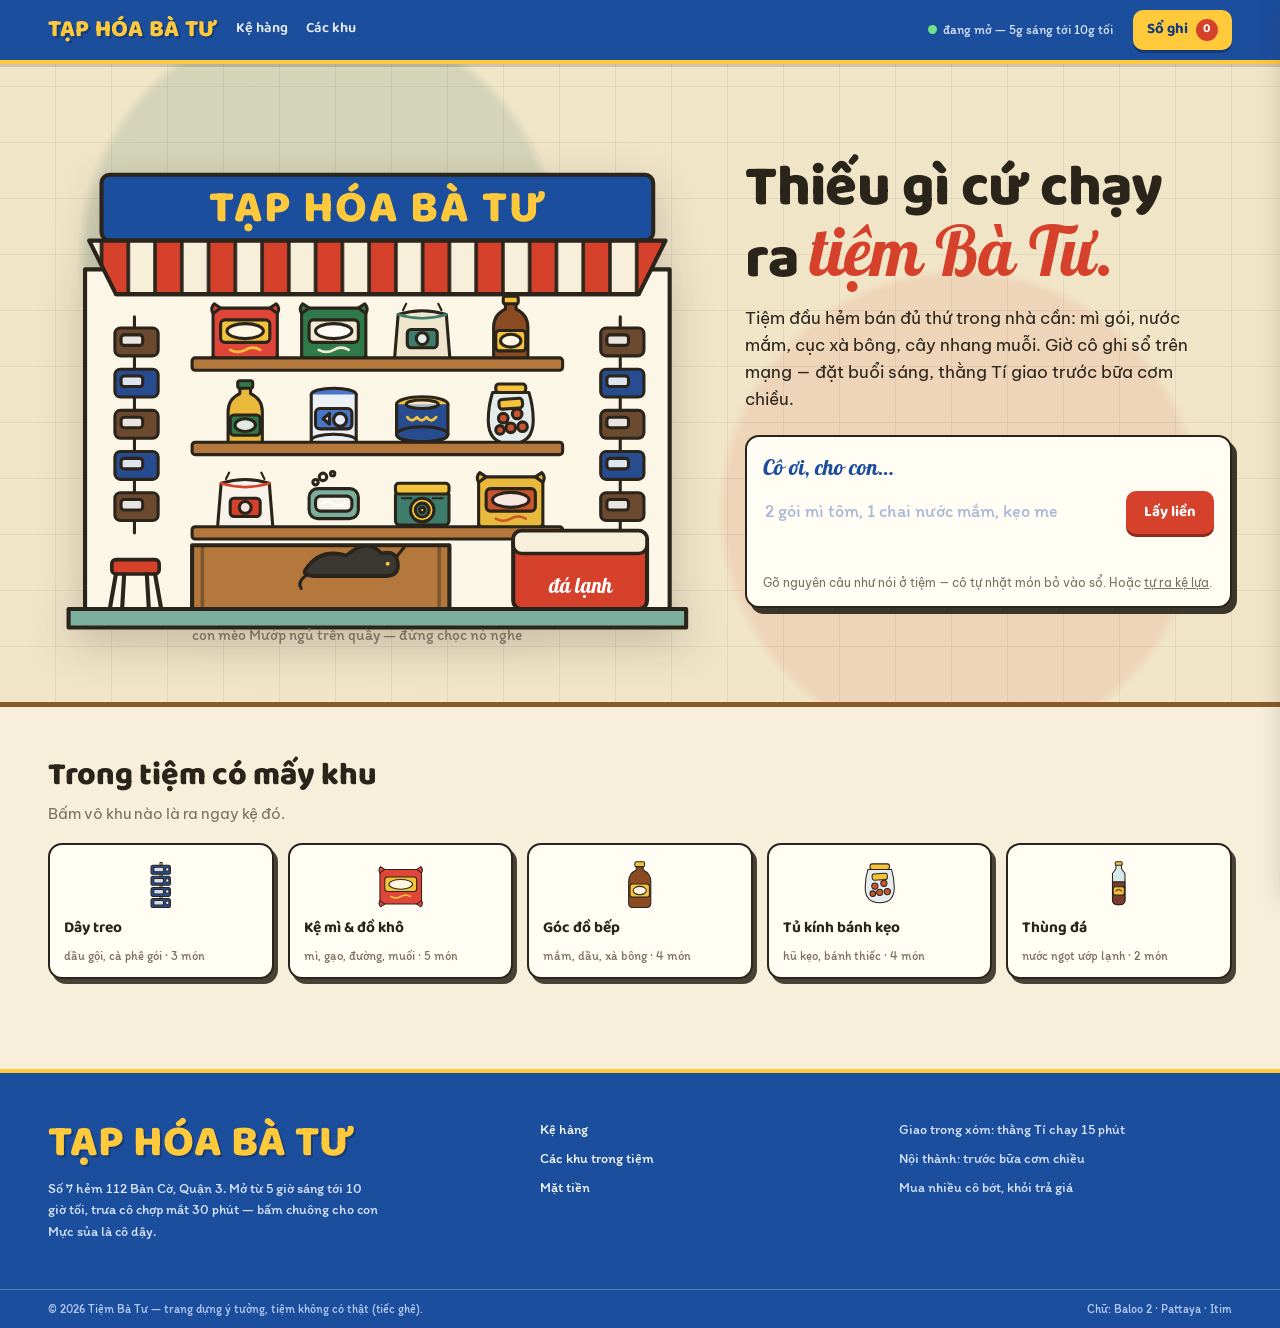
<file: taphoa/index.html>
<!doctype html>
<html lang="vi">
<head>
<meta charset="utf-8">
<meta name="viewport" content="width=device-width, initial-scale=1, viewport-fit=cover">
<title>Tiệm Bà Tư</title>
<link rel="preconnect" href="https://fonts.googleapis.com">
<link rel="preconnect" href="https://fonts.gstatic.com" crossorigin>
<link rel="stylesheet" href="https://fonts.googleapis.com/css2?family=Baloo+2:wght@500;600;700;800&family=Itim&family=Pattaya&family=Be+Vietnam+Pro:wght@400;500;600&display=swap">
<style>
:root{
  --wall:#F7EFDA; --wall-2:#F1E5C8; --sign:#1C4E9E; --sign-d:#153B79; --gold:#FFC93C;
  --red:#D6412B; --wood:#B4783C; --wood-d:#8A5A2B; --ink:#2A241B; --muted:#7A705D;
  --paper:#FFFDF4; --bic:#2B4FA3; --mint:#3E7C6B; --line:#E2D7BC;
  --disp:"Baloo 2",system-ui,sans-serif; --hand:"Itim",cursive; --brush:"Pattaya",cursive; --ui:"Be Vietnam Pro",system-ui,sans-serif;
  --gut:clamp(14px,4vw,48px);
}
*{box-sizing:border-box}
::selection{background:var(--sign);color:#fff}
body{margin:0;background:var(--wall);color:var(--ink);font-family:var(--ui);font-size:15px;line-height:1.55;-webkit-font-smoothing:antialiased}
h1,h2,h3,h4,p{margin:0}
a{color:inherit}
button{font:inherit;color:inherit;background:none;border:0;padding:0;cursor:pointer}
input,select,textarea{font:inherit;color:inherit}
img,svg{display:block;max-width:100%}
:focus-visible{outline:3px solid var(--red);outline-offset:2px}
[hidden]{display:none!important}
.wrap{padding-inline:var(--gut)}
.hand{font-family:var(--hand)}
.disp{font-family:var(--disp)}
.muted{color:var(--muted)}
.small{font-size:13px}

/* ---------- Đầu trang: bảng hiệu ---------- */
header.site{position:sticky;top:0;z-index:40;background:var(--sign);color:#fff;border-bottom:4px solid var(--gold);box-shadow:0 3px 0 rgba(0,0,0,.15)}
.bar{display:flex;align-items:center;gap:20px;height:60px}
.wordmark{font-family:var(--disp);font-weight:800;font-size:24px;line-height:1;color:var(--gold);text-decoration:none;text-shadow:2px 2px 0 var(--sign-d);letter-spacing:.01em;white-space:nowrap}
nav.main{display:flex;gap:18px}
nav.main a{font-family:var(--disp);font-weight:600;font-size:14.5px;color:#fff;text-decoration:none;opacity:.9;padding:4px 0;border-bottom:3px solid transparent}
nav.main a:hover{opacity:1;border-bottom-color:var(--gold)}
nav.main a[aria-current="page"]{opacity:1;border-bottom-color:var(--gold)}
.grow{flex:1}
.open-chip{font-family:var(--hand);font-size:13px;color:#DCE7FF;white-space:nowrap}
.open-chip i{display:inline-block;width:9px;height:9px;border-radius:50%;background:#6FE08B;margin-right:6px}
#btn-so{font-family:var(--disp);font-weight:700;font-size:15px;display:flex;align-items:center;gap:8px;background:var(--gold);color:var(--sign-d);padding:8px 14px;border-radius:10px;box-shadow:0 3px 0 rgba(0,0,0,.25);transition:transform .12s}
#btn-so:active{transform:translateY(2px);box-shadow:0 1px 0 rgba(0,0,0,.25)}
#so-n{display:inline-grid;place-items:center;min-width:22px;height:22px;background:var(--red);color:#fff;border-radius:50%;font-size:12.5px;transition:transform .2s}
#so-n.tick{transform:scale(1.4)}

/* ---------- Mặt tiền tiệm ---------- */
.front{position:relative;border-bottom:5px solid var(--wood-d);
  background:
    radial-gradient(circle at 25% 30%, rgba(62,124,107,.16) 0 22%, transparent 23%),
    radial-gradient(circle at 75% 70%, rgba(214,65,43,.10) 0 22%, transparent 23%),
    repeating-linear-gradient(0deg, transparent 0 55px, rgba(42,36,27,.07) 55px 56px),
    repeating-linear-gradient(90deg, transparent 0 55px, rgba(42,36,27,.07) 55px 56px),
    var(--wall-2)}
.front-in{display:grid;grid-template-columns:1.15fr .85fr;gap:clamp(18px,3vw,44px);align-items:center;padding-block:clamp(20px,4vw,52px)}
.front svg.store{width:100%;height:auto;filter:drop-shadow(0 14px 22px rgba(42,36,27,.22))}
.front h1{font-family:var(--disp);font-weight:800;font-size:clamp(30px,4.6vw,58px);line-height:1.06;letter-spacing:-.01em;text-wrap:balance}
.front h1 .brush{font-family:var(--brush);font-weight:400;color:var(--red);font-size:1.18em}
.front .lede{margin-top:14px;max-width:460px;font-size:clamp(15px,1.35vw,17.5px)}
.hotspot{cursor:pointer}
.hotspot:hover .hl{stroke:var(--red);stroke-width:5}
/* Ô "Cô ơi" */
.coioi{margin-top:22px;background:var(--paper);border:2.5px solid var(--ink);border-radius:14px;padding:14px 16px;box-shadow:5px 6px 0 rgba(42,36,27,.9);max-width:520px}
.coioi label{font-family:var(--brush);font-size:22px;color:var(--sign);display:block;margin-bottom:6px}
.coioi .row{display:flex;gap:10px}
#say{flex:1;border:0;background:transparent;font-family:var(--hand);font-size:18px;color:var(--bic);outline:none;min-width:0}
#say::placeholder{color:#A9B7D8}
.btn{display:inline-flex;align-items:center;justify-content:center;gap:8px;font-family:var(--disp);font-weight:700;font-size:15px;background:var(--red);color:#fff;padding:10px 18px;border-radius:10px;box-shadow:0 3px 0 #93291A;transition:transform .12s;text-decoration:none}
.btn:active{transform:translateY(2px);box-shadow:0 1px 0 #93291A}
.btn.blue{background:var(--sign);box-shadow:0 3px 0 var(--sign-d)}
.btn.wood{background:var(--wood);box-shadow:0 3px 0 var(--wood-d)}
.coioi .hint{font-size:12px;color:var(--muted);margin-top:8px}
.say-reply{margin-top:10px;font-family:var(--hand);font-size:15.5px;color:var(--mint);min-height:1.4em}
.say-reply .no{color:var(--red)}

/* ---------- Khu kệ (index) ---------- */
.zones{padding-block:clamp(22px,4vw,44px)}
.zones h2, .sec-h{font-family:var(--disp);font-weight:800;font-size:clamp(22px,3vw,32px)}
.sec-sub{color:var(--muted);margin-top:2px}
.zone-grid{display:grid;grid-template-columns:repeat(auto-fit,minmax(150px,1fr));gap:14px;margin-top:18px}
.zone{background:var(--paper);border:2.5px solid var(--ink);border-radius:14px;padding:14px 14px 12px;display:flex;flex-direction:column;gap:8px;box-shadow:4px 5px 0 rgba(42,36,27,.85);transition:transform .15s;text-align:left}
.zone:hover{transform:translateY(-3px) rotate(-.6deg)}
.zone svg{height:52px;width:auto;margin-inline:auto}
.zone b{font-family:var(--disp);font-weight:700;font-size:15.5px;line-height:1.2}
.zone span{font-family:var(--hand);font-size:12.5px;color:var(--muted)}
/* ---------- Kệ hàng (PLP) ---------- */
.shop-head{display:flex;align-items:end;justify-content:space-between;gap:18px;flex-wrap:wrap;padding-block:clamp(18px,3vw,34px) 12px}
.shop-head h1{font-family:var(--disp);font-weight:800;font-size:clamp(30px,4.4vw,52px);line-height:1}
.tools{display:flex;gap:8px;flex-wrap:wrap;align-items:center;padding-block:10px 4px;position:sticky;top:60px;background:var(--wall);z-index:30}
.tool{font-family:var(--disp);font-weight:600;font-size:13.5px;border:2px solid var(--ink);border-radius:999px;padding:7px 14px;background:var(--paper);transition:transform .12s}
.tool:hover{transform:translateY(-1px)}
.tool[aria-pressed="true"]{background:var(--sign);border-color:var(--sign);color:#fff}
select.tool{appearance:none;padding-right:28px;background-image:url("data:image/svg+xml,%3Csvg xmlns='http://www.w3.org/2000/svg' width='10' height='7'%3E%3Cpath d='M0 0l5 7 5-7z' fill='%232A241B'/%3E%3C/svg%3E");background-repeat:no-repeat;background-position:right 11px center}
.tools .sep{flex:1}
.count-line{font-family:var(--hand);font-size:13.5px;color:var(--muted);padding-block:8px 2px}
/* mỗi khu = một kệ gỗ */
.shelf-sec{padding-top:18px}
.shelf-tag{display:inline-block;font-family:var(--brush);font-size:clamp(20px,2.6vw,27px);color:var(--paper);background:var(--mint);padding:5px 18px 7px;border-radius:8px;transform:rotate(-1.2deg);box-shadow:3px 4px 0 rgba(42,36,27,.5)}
.shelf-tag.alt{background:var(--red)}
.shelf{display:grid;grid-template-columns:repeat(auto-fill,minmax(168px,1fr));gap:0 14px;align-items:end;margin-top:6px;padding:18px 10px 0;position:relative}
.shelf::after{content:"";grid-column:1/-1;height:16px;background:linear-gradient(var(--wood),var(--wood-d));border-radius:3px;box-shadow:0 5px 0 rgba(42,36,27,.25);margin-top:-2px}
.item{display:flex;flex-direction:column;align-items:center;gap:6px;padding:10px 8px 14px;text-decoration:none;text-align:center;border-radius:12px 12px 0 0;transition:background .15s;position:relative}
.item:hover{background:rgba(255,255,255,.65)}
.item svg{height:110px;width:auto;transition:transform .18s}
.item:hover svg{transform:translateY(-6px) rotate(-2deg)}
.item .nm{font-family:var(--disp);font-weight:600;font-size:14.5px;line-height:1.2}
.item .why{font-family:var(--hand);font-size:12px;color:var(--muted);line-height:1.35}
.tagp{font-family:var(--hand);font-size:15px;color:var(--red);background:var(--paper);border:1.5px dashed var(--red);border-radius:6px;padding:1px 9px;transform:rotate(-1.5deg)}
.item .out{position:absolute;top:6px;right:6px;font-family:var(--hand);font-size:11px;background:var(--ink);color:var(--gold);padding:2px 8px;border-radius:6px;transform:rotate(3deg)}
/* món bà Tư dặn (phá lưới) */
.dặn{display:grid;grid-template-columns:auto 1fr auto;gap:clamp(14px,3vw,36px);align-items:center;background:var(--sign);color:#fff;border-radius:18px;margin-block:26px;padding:clamp(16px,3vw,30px);box-shadow:6px 7px 0 rgba(42,36,27,.85);position:relative;overflow:hidden}
.dặn::before{content:"";position:absolute;inset:0;background:repeating-linear-gradient(-45deg,transparent 0 26px,rgba(255,255,255,.05) 26px 52px)}
.dặn svg{height:130px;width:auto;position:relative}
.dặn .q{font-family:var(--hand);font-size:clamp(17px,2.2vw,23px);line-height:1.45;max-width:560px;position:relative}
.dặn .q b{color:var(--gold);font-family:var(--brush);font-weight:400;font-size:1.15em}
.dặn .btn{position:relative}

/* ---------- Trang món (PDP) ---------- */
.pdp{display:grid;grid-template-columns:1.05fr .95fr;gap:clamp(18px,4vw,54px);padding-block:clamp(20px,4vw,46px)}
.pdp-stage{background:
  radial-gradient(circle at 24% 26%, rgba(62,124,107,.14) 0 20%, transparent 21%),
  radial-gradient(circle at 78% 72%, rgba(214,65,43,.10) 0 20%, transparent 21%),
  repeating-linear-gradient(0deg, transparent 0 48px, rgba(42,36,27,.06) 48px 49px),
  repeating-linear-gradient(90deg, transparent 0 48px, rgba(42,36,27,.06) 48px 49px),
  var(--paper);
  border:2.5px solid var(--ink);border-radius:18px;box-shadow:6px 7px 0 rgba(42,36,27,.85);
  display:grid;place-items:end center;padding:clamp(20px,3.5vw,46px);position:relative;min-height:380px}
.pdp-stage>svg{margin-bottom:calc(clamp(14px,2.5vw,30px) + 8px)}
.pdp-stage svg{height:clamp(200px,26vw,300px);width:auto;filter:drop-shadow(0 12px 14px rgba(42,36,27,.2))}
.pdp-stage::after{content:"";position:absolute;left:8%;right:8%;bottom:clamp(14px,2.5vw,30px);height:13px;background:linear-gradient(var(--wood),var(--wood-d));border-radius:3px}
.pdp-zone{position:absolute;top:14px;left:16px;font-family:var(--hand);font-size:13px;color:var(--muted)}
.pdp-price-tag{position:absolute;right:clamp(10px,2vw,26px);top:clamp(10px,2vw,26px);font-family:var(--hand);background:var(--gold);color:var(--ink);border:2px solid var(--ink);border-radius:10px;padding:8px 14px;font-size:22px;transform:rotate(4deg);box-shadow:3px 4px 0 rgba(42,36,27,.6)}
.pdp-price-tag small{display:block;font-size:11.5px;line-height:1.1}
.pdp-info h1{font-family:var(--disp);font-weight:800;font-size:clamp(28px,3.6vw,44px);line-height:1.06}
.pdp-info .sub{color:var(--muted);margin-top:6px}
.opt{margin-top:20px}
.opt h4{font-family:var(--hand);font-size:14px;color:var(--muted);font-weight:400;margin-bottom:8px}
.units{display:flex;gap:10px;flex-wrap:wrap}
.unit{font-family:var(--hand);font-size:15.5px;border:2px solid var(--ink);border-radius:10px;padding:9px 14px;background:var(--paper);box-shadow:3px 3px 0 rgba(42,36,27,.5);transition:transform .12s}
.unit:hover{transform:translateY(-2px)}
.unit[aria-pressed="true"]{background:var(--sign);color:#fff;border-color:var(--sign)}
.unit small{display:block;font-size:12px;opacity:.8}
.qty-row{display:flex;align-items:center;gap:14px;margin-top:20px}
.qty{display:inline-flex;border:2px solid var(--ink);border-radius:10px;overflow:hidden;background:var(--paper)}
.qty button{width:38px;height:40px;font-family:var(--disp);font-weight:700;font-size:18px}
.qty button:hover{background:var(--wall-2)}
.qty span{width:44px;display:grid;place-items:center;font-family:var(--hand);font-size:17px;border-inline:2px solid var(--ink)}
#add{font-size:16.5px;padding:13px 22px}
.pdp-note{font-family:var(--hand);font-size:13.5px;color:var(--muted);margin-top:12px;line-height:1.7}
.co-ke{margin-top:24px;background:var(--paper);border:2px dashed var(--mint);border-radius:14px;padding:14px 16px}
.co-ke h4{font-family:var(--brush);font-size:19px;color:var(--mint);font-weight:400;margin-bottom:4px}
.co-ke p{font-family:var(--hand);font-size:15px;line-height:1.6}
.kèm{margin-top:22px}
.kèm-row{display:flex;gap:10px;flex-wrap:wrap;margin-top:10px}
.kèm-item{display:flex;align-items:center;gap:9px;border:2px solid var(--ink);border-radius:12px;background:var(--paper);padding:8px 12px;font-family:var(--hand);font-size:14px;box-shadow:3px 3px 0 rgba(42,36,27,.5);transition:transform .12s;text-decoration:none}
.kèm-item:hover{transform:translateY(-2px)}
.kèm-item svg{height:36px;width:auto}
/* ---------- Sổ ghi (giỏ hàng) ---------- */
.scrim{position:fixed;inset:0;background:rgba(42,36,27,.5);z-index:60;opacity:0;pointer-events:none;transition:opacity .25s}
.scrim.on{opacity:1;pointer-events:auto}
.so{position:fixed;top:0;right:0;bottom:0;width:min(440px,94vw);z-index:61;transform:translateX(103%);transition:transform .3s cubic-bezier(.2,.8,.2,1);display:flex;flex-direction:column;
  background:repeating-linear-gradient(0deg,var(--paper) 0 27px,#DCE7F5 27px 28px);border-left:3px solid var(--ink);box-shadow:-8px 0 24px rgba(42,36,27,.25)}
.so::before{content:"";position:absolute;top:0;bottom:0;left:34px;width:1.5px;background:rgba(214,65,43,.55)}
.so.on{transform:none}
.so-h{display:flex;justify-content:space-between;align-items:center;padding:14px 18px 10px 48px;border-bottom:2px solid var(--ink);background:var(--gold)}
.so-h h2{font-family:var(--brush);font-weight:400;font-size:26px;color:var(--ink)}
.so-h button{font-family:var(--hand);font-size:14px}
.so-list{flex:1;overflow-y:auto;padding:6px 18px 6px 48px;font-family:var(--hand);color:var(--bic)}
.so-item{display:grid;grid-template-columns:1fr auto;gap:4px 10px;padding-block:7px;font-size:16.5px;line-height:27px}
.so-item .dots{overflow:hidden;white-space:nowrap}
.so-item .dots::after{content:" ...................................................."}
.so-item .pr{text-align:right}
.so-item .ctl{display:flex;gap:12px;font-size:13px;color:var(--muted)}
.so-item .ctl button{font-family:var(--hand);text-decoration:underline;color:inherit}
.so-item .ctl button:hover{color:var(--red)}
.so-empty{padding:40px 8px;text-align:center;font-family:var(--hand);font-size:17px;color:var(--muted)}
.so-f{border-top:2px solid var(--ink);padding:12px 18px 14px 48px;font-family:var(--hand);background:rgba(255,253,244,.9)}
.so-f .trow{display:flex;justify-content:space-between;font-size:16px;color:var(--bic);line-height:1.9}
.so-f .trow.total{font-size:20px;color:var(--ink);border-top:1.5px solid var(--bic);margin-top:4px;padding-top:6px}
.so-f .trow.total b{background:linear-gradient(transparent 62%, rgba(255,201,60,.9) 62%)}
.so-f .btn{width:100%;justify-content:center;margin-top:10px}
.so-f .mẹo{font-size:12.5px;color:var(--muted);text-align:center;margin-top:8px}
.fly{position:fixed;z-index:70;pointer-events:none;transition:transform .55s cubic-bezier(.4,0,.2,1),opacity .55s;width:64px}

/* ---------- Tính tiền ---------- */
.co{max-width:640px;margin-inline:auto;padding:clamp(24px,4vw,50px) var(--gut) 90px}
.co h1{font-family:var(--disp);font-weight:800;font-size:clamp(30px,4.6vw,46px)}
.co .sub{font-family:var(--hand);color:var(--muted);margin-top:4px}
fieldset{border:0;margin:0;padding:24px 0 0}
legend{font-family:var(--brush);font-size:21px;color:var(--sign);padding:0;margin-bottom:12px}
.f2{display:grid;grid-template-columns:1fr 1fr;gap:12px}
.fld{display:flex;flex-direction:column;gap:5px;margin-bottom:12px}
.fld label{font-family:var(--hand);font-size:13.5px;color:var(--muted)}
.fld input,.fld select{border:2px solid var(--ink);border-radius:10px;background:var(--paper);padding:12px 13px;font-size:15px}
.fld input:focus{border-color:var(--sign);outline:none}
.radio{display:flex;gap:12px;align-items:flex-start;border:2px solid var(--ink);border-radius:12px;background:var(--paper);padding:13px 15px;margin-bottom:10px;cursor:pointer;box-shadow:3px 3px 0 rgba(42,36,27,.4)}
.radio input{accent-color:var(--sign);margin-top:3px}
.radio b{font-family:var(--disp);font-weight:700;font-size:14.5px}
.radio span span{display:block;font-family:var(--hand);font-size:13px;color:var(--muted);margin-top:2px}
.radio:has(input:checked){border-color:var(--sign);background:#EEF3FF}
.co-sum{background:repeating-linear-gradient(0deg,var(--paper) 0 26px,#DCE7F5 26px 27px);border:2px solid var(--ink);border-radius:12px;padding:12px 16px;margin-block:18px;font-family:var(--hand);color:var(--bic)}
.co-sum .trow{display:flex;justify-content:space-between;font-size:15.5px;line-height:26px}
.co-sum .trow.total{color:var(--ink);font-size:19px;border-top:1.5px solid var(--bic);margin-top:4px;padding-top:5px}
.err{font-family:var(--hand);font-size:14px;color:var(--red);min-height:1.5em;margin-top:4px}
.demo-note{font-family:var(--hand);font-size:12.5px;color:var(--muted);text-align:center;margin-top:12px}

/* ---------- Xong đơn ---------- */
.done{max-width:900px;margin-inline:auto;display:grid;grid-template-columns:auto 1fr;gap:clamp(22px,5vw,60px);align-items:center;padding:clamp(36px,6vw,80px) var(--gut)}
.bill{width:min(270px,72vw);background:repeating-linear-gradient(0deg,var(--paper) 0 25px,#DCE7F5 25px 26px);border:2px solid var(--ink);border-radius:4px 4px 12px 12px;padding:18px 18px 20px 34px;font-family:var(--hand);color:var(--bic);position:relative;transform:rotate(-2.5deg);box-shadow:7px 8px 0 rgba(42,36,27,.55)}
.bill::before{content:"";position:absolute;top:0;bottom:0;left:22px;width:1.5px;background:rgba(214,65,43,.55)}
.bill::after{content:"";position:absolute;top:-12px;left:50%;width:88px;height:24px;transform:translateX(-50%) rotate(1.5deg);background:rgba(255,222,120,.75);border:1px solid rgba(42,36,27,.15)}
.bill h3{font-family:var(--brush);color:var(--ink);font-weight:400;font-size:22px;margin-bottom:8px}
.bill .trow{display:flex;justify-content:space-between;font-size:14.5px;line-height:24px}
.bill .total{color:var(--ink);border-top:1.5px solid var(--bic);margin-top:6px;padding-top:5px;font-size:17px}
.bill .stamp{position:absolute;right:-14px;bottom:-16px;width:110px;transform:rotate(-14deg)}
.done h1{font-family:var(--disp);font-weight:800;font-size:clamp(30px,5vw,58px);line-height:1.05;text-wrap:balance}
.done h1 b{font-family:var(--brush);font-weight:400;color:var(--red)}
.done .ord{font-family:var(--hand);font-size:16px;margin-top:12px}
.done .keo{display:flex;align-items:center;gap:12px;margin-top:18px;background:var(--paper);border:2px dashed var(--mint);border-radius:12px;padding:10px 14px;font-family:var(--hand);font-size:15px;max-width:430px}
.done .keo svg{height:38px;width:auto;flex:none}
.done-meta{display:flex;gap:34px;flex-wrap:wrap;margin-top:22px;font-family:var(--hand)}
.done-meta b{display:block;font-size:13px;color:var(--muted);font-weight:400}

/* ---------- Chân trang ---------- */
footer.site{background:var(--sign);color:#DCE7FF;border-top:4px solid var(--gold);margin-top:46px}
.foot{display:grid;grid-template-columns:1.4fr 1fr 1fr;gap:26px;padding:clamp(26px,4vw,46px) var(--gut)}
.foot .big{font-family:var(--disp);font-weight:800;font-size:clamp(30px,4vw,44px);color:var(--gold);text-shadow:2px 2px 0 var(--sign-d);line-height:1.1}
.foot p,.foot li{font-family:var(--hand);font-size:14px}
.foot ul{list-style:none;margin:0;padding:0;display:flex;flex-direction:column;gap:7px}
.foot a{color:#fff;text-decoration:none}
.foot a:hover{color:var(--gold);text-decoration:underline}
.colophon{border-top:1px solid rgba(255,255,255,.25);padding:10px var(--gut);display:flex;justify-content:space-between;flex-wrap:wrap;gap:10px;font-family:var(--hand);font-size:12px;color:#B9CCF2}

.view{animation:vin .35s cubic-bezier(.2,.8,.2,1)}
@keyframes vin{from{opacity:0;transform:translateY(12px)}to{opacity:1}}
@media (prefers-reduced-motion:reduce){.view{animation:none}.item svg,.zone,.unit,.btn{transition:none}}
@media (max-width:880px){
  .front-in{grid-template-columns:1fr}
  .front svg.store{max-width:520px;margin-inline:auto}
  nav.main{display:none}
  .pdp{grid-template-columns:1fr}
  .dặn{grid-template-columns:1fr;text-align:center;justify-items:center}
  .done{grid-template-columns:1fr;justify-items:center;text-align:center}
  .done .keo{text-align:left}
  .foot{grid-template-columns:1fr}
  .f2{grid-template-columns:1fr}
  .open-chip{display:none}
}
</style>
</head>
<body>
<header class="site">
  <div class="wrap bar">
    <a class="wordmark" href="#home" data-nav="home">TẠP HÓA BÀ TƯ</a>
    <nav class="main" aria-label="Chính">
      <a href="#shop" data-nav="shop" id="nav-shop">Kệ hàng</a>
      <a href="#home" data-nav="zones">Các khu</a>
    </nav>
    <div class="grow"></div>
    <span class="open-chip"><i aria-hidden="true"></i>đang mở — 5g sáng tới 10g tối</span>
    <button id="btn-so" aria-label="Mở sổ ghi">Sổ ghi <span id="so-n">0</span></button>
  </div>
</header>

<main id="app">
  <!-- 01 MẶT TIỀN -->
  <section class="view" id="view-home">
    <div class="front">
      <div class="wrap front-in">
        <div id="storefront"></div>
        <div>
          <h1>Thiếu gì cứ chạy ra <span class="brush">tiệm Bà Tư.</span></h1>
          <p class="lede">Tiệm đầu hẻm bán đủ thứ trong nhà cần: mì gói, nước mắm, cục xà bông, cây nhang muỗi. Giờ cô ghi sổ trên mạng — đặt buổi sáng, thằng Tí giao trước bữa cơm chiều.</p>
          <div class="coioi">
            <label for="say">Cô ơi, cho con…</label>
            <div class="row">
              <input id="say" placeholder="2 gói mì tôm, 1 chai nước mắm, kẹo me" autocomplete="off">
              <button class="btn" id="say-go" type="button">Lấy liền</button>
            </div>
            <p class="say-reply" id="say-reply" role="status"></p>
            <p class="hint">Gõ nguyên câu như nói ở tiệm — cô tự nhặt món bỏ vào sổ. Hoặc <a href="#shop" data-nav="shop">tự ra kệ lựa</a>.</p>
          </div>
        </div>
      </div>
    </div>
    <div class="wrap zones" id="zones-wrap">
      <h2>Trong tiệm có mấy khu</h2>
      <p class="sec-sub">Bấm vô khu nào là ra ngay kệ đó.</p>
      <div class="zone-grid" id="zones"></div>
    </div>
  </section>

  <!-- 03/04 KỆ HÀNG -->
  <section class="view" id="view-shop" hidden>
    <div class="wrap shop-head">
      <div>
        <h1 id="shop-title">Kệ hàng</h1>
        <p class="sec-sub" id="shop-sub">Hàng cô lấy mối quen, giá ghi tay trên từng món.</p>
      </div>
      <a class="btn wood" href="#home" data-nav="home">← Về mặt tiền</a>
    </div>
    <div class="wrap tools" id="tools"></div>
    <p class="wrap count-line" id="count-line"></p>
    <div class="wrap" id="shelves"></div>
  </section>

  <!-- 07 TRANG MÓN -->
  <section class="view" id="view-pdp" hidden></section>

  <!-- 11 TÍNH TIỀN -->
  <section class="view" id="view-co" hidden></section>

  <!-- 12 XONG -->
  <section class="view" id="view-done" hidden></section>
</main>

<footer class="site">
  <div class="foot">
    <div>
      <p class="big">TẠP HÓA BÀ TƯ</p>
      <p style="margin-top:10px;max-width:330px">Số 7 hẻm 112 Bàn Cờ, Quận 3. Mở từ 5 giờ sáng tới 10 giờ tối, trưa cô chợp mắt 30 phút — bấm chuông cho con Mực sủa là cô dậy.</p>
    </div>
    <ul>
      <li><a href="#shop" data-nav="shop">Kệ hàng</a></li>
      <li><a href="#home" data-nav="zones">Các khu trong tiệm</a></li>
      <li><a href="#home" data-nav="home">Mặt tiền</a></li>
    </ul>
    <ul>
      <li>Giao trong xóm: thằng Tí chạy 15 phút</li>
      <li>Nội thành: trước bữa cơm chiều</li>
      <li>Mua nhiều cô bớt, khỏi trả giá</li>
    </ul>
  </div>
  <div class="colophon">
    <span>© 2026 Tiệm Bà Tư — trang dựng ý tưởng, tiệm không có thật (tiếc ghê).</span>
    <span>Chữ: Baloo 2 · Pattaya · Itim</span>
  </div>
</footer>

<!-- SỔ GHI -->
<div class="scrim" id="scrim"></div>
<aside class="so" id="so" role="dialog" aria-modal="true" aria-label="Sổ ghi">
  <div class="so-h">
    <h2>Sổ ghi của con</h2>
    <button id="so-close">gấp sổ ✕</button>
  </div>
  <div class="so-list" id="so-list"></div>
  <div class="so-f" id="so-f"></div>
</aside>

<script>
"use strict";
/* ---------- Dữ liệu ---------- */
const VND=n=>n.toLocaleString("vi-VN")+"đ";
const ZONES=[
 {id:"day",name:"Dây treo",hand:"dầu gội, cà phê gói",icon:"strip"},
 {id:"mi",name:"Kệ mì & đồ khô",hand:"mì, gạo, đường, muối",icon:"pack"},
 {id:"bep",name:"Góc đồ bếp",hand:"mắm, dầu, xà bông",icon:"bottle"},
 {id:"keo",name:"Tủ kính bánh kẹo",hand:"hũ kẹo, bánh thiếc",icon:"jar"},
 {id:"da",name:"Thùng đá",hand:"nước ngọt ướp lạnh",icon:"soda"},
];
const P=[
 {id:"g01",z:"mi",type:"pack",c:"#E0453A",c2:"#F5C33B",name:"Mì tôm chua cay Hai Con Tôm",why:"nửa đêm đói là nhớ nó",alias:["mì","mi","mì tôm","mi tom","hai con tôm"],
  units:[["gói lẻ",4000],["lốc 5 gói",18000],["thùng 30 gói",99000]],ke:"Đập thêm trứng, bỏ nắm rau là thành bữa. Mua thùng để dành, cô bớt hai chục."},
 {id:"g02",z:"mi",type:"pack",c:"#2F7A4B",c2:"#F1E9D2",name:"Mì chay nấm hương",why:"cho bữa rằm, mùng một",alias:["mì chay","mi chay","chay"],
  units:[["gói lẻ",5000],["lốc 5 gói",23000]],ke:"Rằm nào bán cũng hết sớm, con ăn chay tháng nào nhớ dặn cô trước."},
 {id:"g03",z:"mi",type:"bag",c:"#EFE6CD",c2:"#3E7C6B",name:"Gạo thơm quê bao 5kg",why:"gạo mới, cô đong tận tay",alias:["gạo","gao"],
  units:[["bao 5kg",95000],["bao 10kg",185000]],ke:"Gạo dưới quê gửi lên mỗi tuần một chuyến, nấu nồi cơm thơm cả nhà."},
 {id:"g04",z:"mi",type:"bag",c:"#F7F3EA",c2:"#D6412B",name:"Đường cát trắng bịch 1kg",why:"pha nước chanh, kho cá",alias:["đường","duong"],
  units:[["bịch 1kg",22000]],ke:"Kho cá nhớ thắng đường cho tới màu cánh gián rồi hãy bỏ cá nghe con."},
 {id:"g05",z:"mi",type:"bag",c:"#EDF2F5",c2:"#4A76C9",name:"Muối hột bịch nửa ký",why:"ngâm rau, súc miệng",alias:["muối","muoi"],
  units:[["bịch 500g",8000]],ke:"Muối hột pha nước ấm súc miệng buổi tối, đỡ tốn tiền thuốc."},
 {id:"g06",z:"bep",type:"bottle",c:"#8A4A22",c2:"#F5C33B",name:"Nước mắm cá cơm nhĩ",why:"đạm 30, dằm ớt là bá cháy",alias:["nước mắm","nuoc mam","mắm"],
  units:[["chai 500ml",42000],["chai 1 lít",76000]],ke:"Mắm nhĩ mối quen ngoài Phan Thiết, cô bán hai chục năm chưa ai chê."},
 {id:"g07",z:"bep",type:"bottle",c:"#E8B93B",c2:"#2F7A4B",name:"Dầu ăn chai 1 lít",why:"chiên xào đủ tháng",alias:["dầu ăn","dau an","dầu"],
  units:[["chai 1 lít",48000]],ke:"Chiên đi chiên lại dầu ngả màu là đổ nghe con, đừng tiếc."},
 {id:"g08",z:"bep",type:"soap",c:"#7BAF9E",c2:"#F7F3EA",name:"Xà bông cục thơm lài",why:"tắm giặt gì cũng được",alias:["xà bông","xa bong","xà phòng"],
  units:[["cục",9000],["lốc 3 cục",25000]],ke:"Mùi lài y như hồi xưa má con hay xài, để trong tủ đồ thơm cả ngăn."},
 {id:"g09",z:"bep",type:"box",c:"#3E7C6B",c2:"#F5C33B",name:"Nhang muỗi hộp 10 khoanh",why:"tối ngồi hiên khỏi đập đùi",alias:["nhang muỗi","nhang","muỗi"],
  units:[["hộp 10 khoanh",16000]],ke:"Đốt nửa khoanh là đủ một tối, bẻ đôi ra cho đỡ hao."},
 {id:"g10",z:"day",type:"strip",c:"#274C8F",c2:"#F7F3EA",name:"Dầu gội bồ kết dây 10 gói",why:"xé một gói gội một lần",alias:["dầu gội","dau goi","bồ kết"],
  units:[["dây 10 gói",22000],["gói lẻ",2500]],ke:"Đi đâu xa xé vài gói bỏ giỏ, khỏi vác nguyên chai."},
 {id:"g11",z:"day",type:"strip",c:"#6B4A2F",c2:"#E8B93B",name:"Cà phê đen dây 10 gói",why:"sáng chế một ly tỉnh liền",alias:["cà phê","ca phe","cafe"],
  units:[["dây 10 gói",28000]],ke:"Pha với nước sôi già, thêm cục đá to — khỏi ra quán."},
 {id:"g12",z:"day",type:"can",c:"#EAF0F6",c2:"#4A76C9",name:"Sữa đặc lon Ông Sao",why:"pha cà phê, chấm bánh mì",alias:["sữa đặc","sua dac","sữa"],
  units:[["lon 380g",25000]],ke:"Khui lon rồi úp chén lên cất tủ, đừng để kiến bu nghe con."},
 {id:"g13",z:"keo",type:"jar",c:"#C9552E",c2:"#F5C33B",name:"Kẹo me hũ thủy tinh",why:"chua chua ngọt ngọt, ăn là ghiền",alias:["kẹo me","keo me","me"],
  units:[["bịch 20 viên",15000],["nguyên hũ",68000]],ke:"Hũ này cô châm hoài không kịp, tụi nhỏ đi học về là ghé."},
 {id:"g14",z:"keo",type:"jar",c:"#3E7C6B",c2:"#F7F3EA",name:"Kẹo bạc hà the",why:"ngậm cho thơm miệng",alias:["kẹo bạc hà","bạc hà","bac ha"],
  units:[["bịch 20 viên",12000]],ke:"Đơn nào cô cũng kèm một viên ăn lấy thảo — mua thêm thì đây."},
 {id:"g15",z:"keo",type:"tin",c:"#274C8F",c2:"#F5C33B",name:"Bánh quy bơ hộp thiếc",why:"biếu sui gia là đẹp mặt",alias:["bánh quy","banh quy","hộp thiếc","bánh"],
  units:[["hộp 350g",85000]],ke:"Ăn hết bánh giữ cái hộp lại đựng kim chỉ, nhà nào cũng vậy mà."},
 {id:"g16",z:"keo",type:"pack",c:"#E8B93B",c2:"#C9552E",name:"Bánh tráng trộn gói sẵn",why:"chiều chiều làm một bịch",alias:["bánh tráng","banh trang"],
  units:[["bịch",10000],["3 bịch",27000]],ke:"Cô trộn sẵn tắc với muối tôm, cay vừa thôi cho tụi nhỏ ăn được."},
 {id:"g17",z:"da",type:"soda",c:"#7A3B2E",c2:"#F5C33B",name:"Xá xị chai thủy tinh",why:"ướp đá lạnh sẵn trong thùng",alias:["xá xị","xa xi","nước ngọt"],
  units:[["chai",10000],["két 24 chai",216000]],ke:"Uống xong trả vỏ chai cho cô nghe con, cô gửi lại hai ngàn."},
 {id:"g18",z:"da",type:"soda",c:"#2F6B8F",c2:"#F7F3EA",name:"Nước suối chai 500ml",why:"đi đường xa ghé lấy một chai",alias:["nước suối","nuoc suoi","nước lọc"],
  units:[["chai",5000],["lốc 6 chai",27000]],ke:"Thùng đá cô châm đá cây mỗi sáng, chai nào cũng lạnh tê tay."},
];
const DẶN=[
 {p:"g06",q:"Tháng này mắm nhĩ về đợt mới, thơm hơn đợt trước. Nhà nào ăn cơm nhiều thì lấy <b>chai một lít</b> cho lợi."},
 {p:"g13",q:"Trời này ăn <b>kẹo me</b> là hết sẩy. Mua nguyên hũ về chia cho sắp nhỏ, khỏi giành nhau."},
];

/* ---------- Hình minh họa món ---------- */
const PKG={
pack:(c,c2)=>`<rect x="20" y="30" width="120" height="100" rx="10" fill="${c}"/><path d="M20 40 Q14 30 22 22 L34 30 Z M140 40 Q146 30 138 22 L126 30 Z M20 120 Q14 130 22 138 L34 130 Z M140 120 Q146 130 138 138 L126 130 Z" fill="${c}"/><rect x="34" y="52" width="92" height="42" rx="8" fill="${c2}"/><ellipse cx="80" cy="73" rx="34" ry="14" fill="#fff" fill-opacity=".85"/><path d="M52 108 q14 8 28 0 t28 0" stroke="${c2}" stroke-width="5" fill="none" stroke-linecap="round"/>`,
bag:(c,c2)=>`<path d="M35 42 Q80 28 125 42 L132 128 Q80 142 28 128 Z" fill="${c}"/><path d="M35 42 Q80 56 125 42" stroke="${c2}" stroke-width="5" fill="none"/><path d="M44 34 L50 22 M116 34 L110 22" stroke-width="4"/><rect x="52" y="70" width="56" height="34" rx="7" fill="${c2}"/><circle cx="80" cy="87" r="11" fill="#fff" fill-opacity=".85"/>`,
bottle:(c,c2)=>`<path d="M70 18 h20 v14 q22 10 22 34 v62 q0 12 -12 12 h-40 q-12 0 -12 -12 v-62 q0 -24 22 -34 Z" fill="${c}"/><rect x="66" y="8" width="28" height="14" rx="4" fill="${c2}"/><rect x="52" y="72" width="56" height="38" rx="7" fill="${c2}"/><ellipse cx="80" cy="91" rx="19" ry="12" fill="#fff" fill-opacity=".85"/>`,
can:(c,c2)=>`<ellipse cx="80" cy="34" rx="42" ry="12" fill="${c2}"/><path d="M38 34 v86 q0 12 42 12 t42 -12 v-86" fill="${c}"/><ellipse cx="80" cy="120" rx="42" ry="12" fill="${c}"/><rect x="46" y="60" width="68" height="38" rx="8" fill="${c2}"/><path d="M60 79 l12 -10 v20 Z M92 69 a12 12 0 1 1 -0.1 0" fill="#fff" fill-opacity=".85"/>`,
jar:(c,c2)=>`<rect x="52" y="14" width="56" height="16" rx="6" fill="${c2}"/><path d="M46 30 h68 q8 26 8 52 q0 44 -42 44 t-42 -44 q0 -26 8 -52 Z" fill="#DCE9EC" fill-opacity=".75"/><g fill="${c}"><circle cx="66" cy="78" r="9"/><circle cx="92" cy="70" r="9"/><circle cx="80" cy="96" r="9"/><circle cx="102" cy="94" r="9"/><circle cx="60" cy="100" r="8"/></g><rect x="58" y="42" width="44" height="18" rx="6" fill="${c2}" transform="rotate(-4 80 51)"/>`,
strip:(c,c2)=>`<path d="M78 10 h6 v130 h-6 Z" fill="${c2}"/>${[0,1,2,3].map(i=>`<g transform="translate(0 ${i*32})"><rect x="52" y="18" width="56" height="26" rx="6" fill="${c}"/><rect x="60" y="24" width="28" height="13" rx="4" fill="#fff" fill-opacity=".8"/><circle cx="99" cy="30" r="5" fill="${c2}"/></g>`).join("")}`,
soap:(c,c2)=>`<rect x="34" y="52" width="92" height="56" rx="16" fill="${c}"/><rect x="46" y="66" width="68" height="28" rx="10" fill="${c2}"/><path d="M58 80 q10 -8 20 0 t24 0" stroke="#fff" stroke-width="4.5" fill="none" stroke-linecap="round"/><circle cx="46" cy="40" r="5" fill="none"/><circle cx="60" cy="30" r="7" fill="none"/><circle cx="78" cy="24" r="4" fill="none"/>`,
box:(c,c2)=>`<rect x="30" y="56" width="100" height="64" rx="8" fill="${c}"/><rect x="30" y="42" width="100" height="20" rx="6" fill="${c2}"/><circle cx="80" cy="92" r="22" fill="${c2}"/><circle cx="80" cy="92" r="13" fill="${c}"/><circle cx="80" cy="92" r="5" fill="${c2}"/><path d="M42 70 h18 M100 70 h18" stroke-width="4"/>`,
tin:(c,c2)=>`<ellipse cx="80" cy="52" rx="48" ry="14" fill="${c2}"/><path d="M32 52 v56 q0 14 48 14 t48 -14 v-56" fill="${c}"/><ellipse cx="80" cy="108" rx="48" ry="14" fill="${c}"/><path d="M52 76 q8 12 18 0 q8 12 18 0 q8 12 18 0" stroke="${c2}" stroke-width="5" fill="none" stroke-linecap="round"/><ellipse cx="80" cy="52" rx="30" ry="8" fill="#fff" fill-opacity=".6"/>`,
soda:(c,c2)=>`<path d="M72 12 h16 v16 l10 14 v76 q0 14 -18 14 t-18 -14 v-76 l10 -14 Z" fill="#CFE4E8" fill-opacity=".85"/><path d="M62 66 v52 q0 14 18 14 t18 -14 v-52 Z" fill="${c}"/><rect x="70" y="8" width="20" height="10" rx="3" fill="${c2}"/><rect x="64" y="80" width="32" height="24" rx="6" fill="${c2}"/><path d="M72 92 q8 -8 16 0" stroke="${c}" stroke-width="4" fill="none"/>`,
keo:(c,c2)=>`<ellipse cx="80" cy="76" rx="26" ry="20" fill="${c}"/><path d="M54 76 L30 60 L36 76 L30 92 Z M106 76 L130 60 L124 76 L130 92 Z" fill="${c2}"/><path d="M70 70 q10 -6 20 0" stroke="#fff" stroke-width="4" fill="none" stroke-linecap="round"/>`
};
function pkgSVG(p,cls){
  return `<svg class="${cls||""}" viewBox="0 0 160 150" fill="none" stroke="#2A241B" stroke-width="3" stroke-linejoin="round" stroke-linecap="round" aria-hidden="true">${PKG[p.type](p.c,p.c2)}</svg>`;
}
/* ---------- Mặt tiền SVG ---------- */
function mini(p,x,y,s){return `<g transform="translate(${x} ${y}) scale(${s})" stroke-width="${3/s}">${PKG[p.type](p.c,p.c2)}</g>`;}
function storefrontSVG(){
  const shelfY=[236,318,400];
  const shelfItems=[["g01","g02","g03","g06"],["g07","g12","g15","g13"],["g04","g08","g09","g16"]];
  let inner="";
  shelfItems.forEach((ids,r)=>{ ids.forEach((id,i)=>{ inner+=mini(P.find(p=>p.id===id),150+i*86,shelfY[r]-64,.52); });
    inner+=`<rect x="140" y="${shelfY[r]}" width="360" height="12" rx="3" fill="#B4783C" stroke="#2A241B" stroke-width="3"/>`;});
  const strip=(x)=>`<g class="hotspot" data-zone="day"><path d="M${x} 196 v210" stroke="#2A241B" stroke-width="3"/>${[0,1,2,3,4].map(i=>`<g transform="translate(${x-22} ${204+i*40}) scale(.30)" stroke-width="10"><rect x="10" y="10" width="140" height="90" rx="18" fill="${i%2?"#274C8F":"#6B4A2F"}" stroke="#2A241B"/><rect x="30" y="32" width="70" height="34" rx="10" fill="#fff" fill-opacity=".85" stroke="#2A241B"/></g>`).join("")}<rect class="hl" x="${x-30}" y="192" width="60" height="224" rx="10" fill="transparent" stroke="transparent" stroke-width="4"/></g>`;
  return `<svg class="store" viewBox="0 0 640 520" fill="none" stroke="#2A241B" stroke-width="3.5" stroke-linejoin="round" stroke-linecap="round" role="img" aria-label="Mặt tiền tiệm tạp hóa Bà Tư">
  <defs>
    <pattern id="awn" width="52" height="60" patternUnits="userSpaceOnUse">
      <rect width="52" height="60" fill="#D6412B"/><rect x="26" width="26" height="60" fill="#F7EFDA"/>
    </pattern>
  </defs>
  <rect x="36" y="150" width="568" height="330" fill="#FBF6E6" stroke-width="4"/>
  <rect x="20" y="480" width="600" height="18" fill="#7BAF9E" stroke-width="4"/>
  <rect x="52" y="58" width="536" height="64" rx="8" fill="#1C4E9E" stroke-width="4"/>
  <text x="320" y="103" text-anchor="middle" style="font:800 44px 'Baloo 2';fill:#FFC93C;letter-spacing:2px" stroke="none">TẠP HÓA BÀ TƯ</text>
  <path d="M40 122 h560 l-26 52 H66 Z" fill="url(#awn)" stroke-width="4"/>
  <path d="M66 174 h508" stroke-width="4"/>
  ${strip(84)}${strip(596-40)}
  <g class="hotspot" data-zone="mi"><rect class="hl" x="140" y="168" width="360" height="84" fill="transparent" stroke="transparent"/></g>
  <g class="hotspot" data-zone="bep"><rect class="hl" x="140" y="252" width="360" height="80" fill="transparent" stroke="transparent"/></g>
  <g class="hotspot" data-zone="keo"><rect class="hl" x="140" y="334" width="360" height="80" fill="transparent" stroke="transparent"/></g>
  ${inner}
  <g class="hotspot" data-zone="da">
    <rect x="452" y="404" width="130" height="76" rx="8" fill="#D6412B" stroke-width="4"/>
    <rect x="452" y="404" width="130" height="22" rx="8" fill="#F7EFDA"/>
    <text x="517" y="464" text-anchor="middle" style="font:400 20px Pattaya;fill:#fff" stroke="none">đá lạnh</text>
    <rect class="hl" x="452" y="404" width="130" height="76" rx="8" fill="transparent" stroke="transparent"/>
  </g>
  <g>
    <rect x="140" y="418" width="250" height="62" fill="#B4783C" stroke-width="4"/>
    <path d="M150 418 v62 M380 418 v62" stroke-opacity=".4"/>
    <path d="M250 442 q14 -22 40 -14 q20 -18 34 -2 q16 -4 16 12 q0 10 -12 10 h-66 q-16 0 -12 -6 Z" fill="#3A3833"/>
    <circle cx="330" cy="436" r="2" fill="#F5C33B" stroke="none"/>
    <path d="M338 430 l8 -10 M250 448 q-8 6 -4 12" stroke-width="3"/>
  </g>
  <g><rect x="62" y="432" width="46" height="14" rx="4" fill="#D6412B"/><path d="M66 446 l-6 34 M104 446 l6 34 M74 446 l-2 34 M96 446 l2 34" stroke-width="4"/></g>
  <text x="140" y="510" style="font:400 15px Itim;fill:#7A705D" stroke="none">con mèo Mướp ngủ trên quầy — đừng chọc nó nghe</text>
</svg>`;
}

/* ---------- Trạng thái & tiện ích ---------- */
const $=(s,r=document)=>r.querySelector(s), $$=(s,r=document)=>Array.from(r.querySelectorAll(s));
const strip=s=>String(s).toLowerCase().normalize("NFD").replace(/[̀-ͯ]/g,"").replace(/đ/g,"d");
const state={zone:"",sort:"shelf",cart:[],pdp:null,view:"home"};
try{const c=JSON.parse(localStorage.getItem("batu-so")||"[]");if(Array.isArray(c))state.cart=c;}catch{}
const save=()=>{try{localStorage.setItem("batu-so",JSON.stringify(state.cart));}catch{}};
const reduced=matchMedia("(prefers-reduced-motion: reduce)").matches;
const byId=id=>P.find(p=>p.id===id);
const zoneOf=p=>ZONES.find(z=>z.id===p.z);

function show(view,hash){
  state.view=view;
  for(const s of $$("main > section")) s.hidden = s.id!=="view-"+view;
  const sec=$("#view-"+view); sec.classList.remove("view"); void sec.offsetWidth; sec.classList.add("view");
  $$("nav.main a").forEach(a=>a.removeAttribute("aria-current"));
  if(view==="shop") $("#nav-shop").setAttribute("aria-current","page");
  window.scrollTo(0,0);
  try{history.replaceState(null,"","#"+(hash||view));}catch{}
  if(view==="shop") renderShop();
}
addEventListener("hashchange",route);
function route(){
  const h=location.hash.slice(1);
  if(/^m-/.test(h)&&byId("g"+h.slice(2))){openPDP("g"+h.slice(2),false);}
  else if(h==="shop") show("shop","shop");
  else if(h==="checkout") openCheckout();
  else show("home","home");
}
document.addEventListener("click",e=>{
  const a=e.target.closest("[data-nav]"); if(!a) return;
  e.preventDefault();
  if(a.dataset.nav==="zones"){show("home","home");setTimeout(()=>$("#zones-wrap").scrollIntoView({behavior:reduced?"auto":"smooth"}),40);}
  else if(a.dataset.nav==="shop"){show("shop","shop");}
  else show("home","home");
});

/* ---------- Trang chủ ---------- */
function iconFor(z){const map={strip:"g10",pack:"g01",bottle:"g06",jar:"g13",soda:"g17"};return pkgSVG(byId(map[z.icon]||"g01"));}
function renderHome(){
  $("#storefront").innerHTML=storefrontSVG();
  $$("#storefront .hotspot").forEach(g=>g.addEventListener("click",()=>{state.zone=g.dataset.zone;show("shop","shop");
    setTimeout(()=>{const el=$("#z-"+g.dataset.zone); if(el) el.scrollIntoView({behavior:reduced?"auto":"smooth",block:"start"});},60);}));
  $("#zones").innerHTML=ZONES.map(z=>`<button class="zone" data-zone="${z.id}">${iconFor(z)}<b>${z.name}</b><span>${z.hand} · ${P.filter(p=>p.z===z.id).length} món</span></button>`).join("");
  $$("#zones .zone").forEach(b=>b.addEventListener("click",()=>{state.zone=b.dataset.zone;show("shop","shop");}));
}
/* ---------- Kệ hàng ---------- */
function itemHTML(p){
  const u0=p.units[0];
  return `<a class="item" href="#m-${p.id.slice(1)}" data-p="${p.id}">
    ${pkgSVG(p)}<span class="tagp">${VND(u0[1])} <small>/ ${u0[0]}</small></span>
    <span class="nm">${p.name}</span><span class="why">${p.why}</span></a>`;
}
function renderShop(){
  const zsel=ZONES.find(z=>z.id===state.zone);
  $("#shop-title").textContent = zsel? zsel.name : "Kệ hàng";
  $("#shop-sub").textContent = zsel? zsel.hand+" — "+P.filter(p=>p.z===zsel.id).length+" món" : "Hàng cô lấy mối quen, giá ghi tay trên từng món.";
  $("#tools").innerHTML=[
    `<button class="tool" data-z="" aria-pressed="${!state.zone}">Cả tiệm</button>`,
    ...ZONES.map(z=>`<button class="tool" data-z="${z.id}" aria-pressed="${state.zone===z.id}">${z.name}</button>`),
    `<span class="sep"></span>`,
    `<select class="tool" id="sort" aria-label="Sắp xếp">
      <option value="shelf" ${state.sort==="shelf"?"selected":""}>Theo kệ</option>
      <option value="asc" ${state.sort==="asc"?"selected":""}>Rẻ trước</option>
      <option value="desc" ${state.sort==="desc"?"selected":""}>Mắc trước</option></select>`
  ].join("");
  $$("#tools .tool[data-z]").forEach(b=>b.addEventListener("click",()=>{state.zone=b.dataset.z;renderShop();}));
  $("#sort").addEventListener("change",e=>{state.sort=e.target.value;renderShop();});
  const zones=zsel?[zsel]:ZONES;
  let n=0, html="";
  zones.forEach((z,zi)=>{
    let list=P.filter(p=>p.z===z.id);
    if(state.sort!=="shelf") list.sort((a,b)=>(a.units[0][1]-b.units[0][1])*(state.sort==="asc"?1:-1));
    n+=list.length;
    html+=`<section class="shelf-sec" id="z-${z.id}"><span class="shelf-tag ${zi%2?"alt":""}">${z.name} — ${z.hand}</span>
      <div class="shelf">${list.map(itemHTML).join("")}</div></section>`;
    const d=DẶN[zi]; if(d&&!zsel){const p=byId(d.p);
      html+=`<div class="dặn">${pkgSVG(p)}<p class="q">${d.q}</p><a class="btn" href="#m-${p.id.slice(1)}" data-p="${p.id}">Xem món này</a></div>`;}
  });
  $("#shelves").innerHTML=html;
  $("#count-line").textContent="cô đếm được "+n+" món trên kệ · giá nào cũng ghi sẵn, khỏi trả giá";
  $$("#shelves [data-p]").forEach(a=>a.addEventListener("click",e=>{e.preventDefault();openPDP(a.dataset.p,true);}));
}

/* ---------- Trang món ---------- */
function openPDP(id,scroll){ state.pdp={id,u:0,q:1}; show("pdp","m-"+id.slice(1)); renderPDP(); }
function renderPDP(){
  const p=byId(state.pdp.id), sel=state.pdp, z=zoneOf(p);
  const others=P.filter(x=>x.z===p.z&&x.id!==p.id).slice(0,2).concat(P.filter(x=>x.z!==p.z).slice(0,1));
  $("#view-pdp").innerHTML=`<div class="wrap pdp">
    <div class="pdp-stage">
      <span class="pdp-zone">${z.name} · <a href="#shop" data-nav="shop">về kệ</a></span>
      <span class="pdp-price-tag" id="tag">${VND(p.units[sel.u][1])}<small>/ ${p.units[sel.u][0]}</small></span>
      ${pkgSVG(p)}
    </div>
    <div class="pdp-info">
      <h1>${p.name}</h1>
      <p class="sub">${p.why} — khu ${z.name.toLowerCase()}.</p>
      <div class="opt"><h4>Lấy theo</h4>
        <div class="units">${p.units.map((u,i)=>`<button class="unit" data-u="${i}" aria-pressed="${i===sel.u}">${u[0]}<small>${VND(u[1])}</small></button>`).join("")}</div></div>
      <div class="qty-row">
        <div class="qty"><button id="q-m" aria-label="Bớt">−</button><span id="q-v">1</span><button id="q-p" aria-label="Thêm">+</button></div>
        <button class="btn" id="add">Ghi vào sổ — <span id="add-t">${VND(p.units[sel.u][1])}</span></button>
      </div>
      <p class="pdp-note">Ghi sổ trước, nhận hàng rồi trả tiền. Trong xóm thằng Tí chạy 15 phút là tới.</p>
      <div class="co-ke"><h4>Cô kể nè</h4><p>${p.ke}</p></div>
      <div class="kèm"><h4 class="hand muted" style="font-size:14px">Người ta hay lấy kèm</h4>
        <div class="kèm-row">${others.map(x=>`<a class="kèm-item" href="#m-${x.id.slice(1)}" data-p="${x.id}">${pkgSVG(x)}<span>${x.name}<br><b style="color:var(--red)">${VND(x.units[0][1])}</b></span></a>`).join("")}</div></div>
    </div></div>`;
  const upd=()=>{const u=p.units[sel.u];$("#tag").innerHTML=VND(u[1])+`<small>/ ${u[0]}</small>`;$("#q-v").textContent=sel.q;$("#add-t").textContent=VND(u[1]*sel.q);};
  $$("#view-pdp .unit").forEach(b=>b.addEventListener("click",()=>{sel.u=+b.dataset.u;$$("#view-pdp .unit").forEach(x=>x.setAttribute("aria-pressed",String(x===b)));upd();}));
  $("#q-m").addEventListener("click",()=>{sel.q=Math.max(1,sel.q-1);upd();});
  $("#q-p").addEventListener("click",()=>{sel.q=Math.min(20,sel.q+1);upd();});
  $("#add").addEventListener("click",e=>{addToSo(p.id,sel.u,sel.q,e.currentTarget);});
  $$("#view-pdp [data-p]").forEach(a=>a.addEventListener("click",ev=>{ev.preventDefault();openPDP(a.dataset.p,true);}));
}

/* ---------- Sổ ghi ---------- */
const soCount=()=>state.cart.reduce((a,i)=>a+i.q,0);
const lineP=i=>byId(i.id).units[i.u][1]*i.q;
const soTotal=()=>state.cart.reduce((a,i)=>a+lineP(i),0);
function addToSo(id,u,q,fromEl){
  const f=state.cart.find(i=>i.id===id&&i.u===u);
  if(f) f.q+=q; else state.cart.push({id,u,q});
  save(); badge(true);
  if(fromEl&&!reduced) fly(fromEl,byId(id));
  setTimeout(openSo, reduced?0:480);
}
function fly(fromEl,p){
  const r=fromEl.getBoundingClientRect(), t=$("#so-n").getBoundingClientRect();
  const el=document.createElement("div");el.className="fly";el.innerHTML=pkgSVG(p);
  el.style.left=r.left+r.width/2-32+"px";el.style.top=r.top-30+"px";
  document.body.append(el);
  requestAnimationFrame(()=>{el.style.transform=`translate(${t.left-r.left-r.width/2+32}px,${t.top-r.top+20}px) scale(.14) rotate(18deg)`;el.style.opacity=".25";});
  setTimeout(()=>el.remove(),600);
}
function badge(tick){const n=$("#so-n");n.textContent=soCount();
  if(tick){n.classList.remove("tick");void n.offsetWidth;n.classList.add("tick");setTimeout(()=>n.classList.remove("tick"),250);}}
function renderSo(){
  const L=$("#so-list"),F=$("#so-f");
  if(!state.cart.length){L.innerHTML=`<p class="so-empty">Sổ đang trắng trơn.<br>Ra kệ lựa vài món đi con.</p>`;F.innerHTML=`<a class="btn blue" style="width:100%;justify-content:center" href="#shop" data-nav="shop" id="so-go">Ra kệ hàng</a>`;$("#so-go").addEventListener("click",closeSo);return;}
  L.innerHTML=state.cart.map((i,k)=>{const p=byId(i.id),u=p.units[i.u];
    return `<div class="so-item"><span class="dots">${i.q} ${u[0]} ${p.name}</span><span class="pr">${VND(lineP(i))}</span>
      <span class="ctl"><button data-k="${k}" data-d="-1">bớt</button><button data-k="${k}" data-d="1">thêm</button><button data-k="${k}" data-d="x">gạch bỏ</button></span><span></span></div>`;}).join("");
  const t=soTotal(), ship=t>=100000?0:10000;
  F.innerHTML=`<div class="trow"><span>Cộng sổ (${soCount()} món)</span><span>${VND(t)}</span></div>
    <div class="trow"><span>Công thằng Tí chạy</span><span>${ship?VND(ship):"cô miễn"}</span></div>
    ${ship?`<div class="trow" style="font-size:13px;color:var(--muted)"><span>mua thêm ${VND(100000-t)} là cô miễn công giao</span><span></span></div>`:""}
    <div class="trow total"><span>Tổng cộng</span><b>${VND(t+ship)}</b></div>
    <button class="btn" id="to-co">Tính tiền →</button>
    <p class="mẹo">nhận hàng rồi trả tiền, đơn nào cô cũng kèm viên kẹo bạc hà</p>`;
  $$("#so-list .ctl button").forEach(b=>b.addEventListener("click",()=>{
    const i=state.cart[+b.dataset.k];
    if(b.dataset.d==="x") state.cart=state.cart.filter(x=>x!==i);
    else {i.q+=+b.dataset.d; if(i.q<=0) state.cart=state.cart.filter(x=>x!==i);}
    save();renderSo();badge();}));
  $("#to-co").addEventListener("click",()=>{closeSo();openCheckout();});
}
function openSo(){renderSo();$("#so").classList.add("on");$("#scrim").classList.add("on");}
function closeSo(){$("#so").classList.remove("on");$("#scrim").classList.remove("on");}
$("#btn-so").addEventListener("click",openSo);
$("#so-close").addEventListener("click",closeSo);
$("#scrim").addEventListener("click",closeSo);
document.addEventListener("keydown",e=>{if(e.key==="Escape")closeSo();});
/* ---------- "Cô ơi, cho con..." ---------- */
const NUMWORD={"mot":1,"một":1,"hai":2,"ba":3,"bon":4,"bốn":4,"nam":5,"năm":5,"sau":6,"bay":7,"tam":8,"chin":9,"muoi":10};
function parseSay(text){
  const parts=text.split(/,|;| và | voi | với |\n/).map(s=>s.trim()).filter(Boolean);
  const got=[],miss=[];
  for(const part of parts){
    const ps=strip(part);
    let q=1; const mNum=ps.match(/(\d+)/); 
    if(mNum) q=Math.min(50,Math.max(1,+mNum[1]));
    else{ for(const w in NUMWORD){ if(ps.startsWith(strip(w)+" ")){q=NUMWORD[w];break;} } }
    const prod=P.find(p=>p.alias.some(a=>ps.includes(strip(a))));
    if(!prod){ miss.push(part); continue; }
    let u=0;
    prod.units.forEach((un,ui)=>{const ul=strip(un[0]);
      for(const kw of ["thung","ket","loc","day ","hu","bao 10","1 lit","lit"]) if(ps.includes(kw)&&ul.includes(kw.trim())) u=ui;});
    got.push({id:prod.id,u,q,name:prod.name});
  }
  return {got,miss};
}
$("#say-go").addEventListener("click",doSay);
$("#say").addEventListener("keydown",e=>{if(e.key==="Enter")doSay();});
function doSay(){
  const t=$("#say").value.trim(), out=$("#say-reply");
  if(!t){$("#say").focus();return;}
  const {got,miss}=parseSay(t);
  for(const g of got) addToSoQuiet(g.id,g.u,g.q);
  let msg="";
  if(got.length) msg+="Có liền nghe: "+got.map(g=>g.q+" "+byId(g.id).units[g.u][0]+" "+g.name.toLowerCase()).join(", ")+" — cô ghi sổ rồi đó.";
  if(miss.length) msg+=(msg?" ":"")+`<span class="no">Còn ${miss.map(m=>"“"+m+"”").join(", ")} thì tiệm cô không có, thông cảm nghe con.</span>`;
  out.innerHTML=msg||"Con nói lại giùm cô, cô nghe chưa rõ.";
  if(got.length){ badge(true); setTimeout(openSo,700); $("#say").value=""; }
}
function addToSoQuiet(id,u,q){const f=state.cart.find(i=>i.id===id&&i.u===u);if(f)f.q+=q;else state.cart.push({id,u,q});save();}

/* ---------- Tính tiền ---------- */
function openCheckout(){
  if(!state.cart.length){show("shop","shop");return;}
  const t=soTotal(), ship=t>=100000?0:10000;
  $("#view-co").innerHTML=`<div class="co">
    <p><a class="hand" href="#shop" data-nav="shop" style="color:var(--muted)">← lựa thêm chút nữa</a></p>
    <h1>Tính tiền</h1>
    <p class="sub">Cô ghi tên với địa chỉ, chiều thằng Tí ghé giao.</p>
    <form id="co-form" novalidate>
      <fieldset><legend>Giao cho ai</legend>
        <div class="f2">
          <div class="fld"><label for="f-name">Tên con</label><input id="f-name" autocomplete="name"></div>
          <div class="fld"><label for="f-phone">Số điện thoại</label><input id="f-phone" inputmode="tel" autocomplete="tel"></div>
        </div>
        <div class="fld"><label for="f-addr">Nhà ở đâu</label><input id="f-addr" autocomplete="street-address" placeholder="số nhà, hẻm, phường…"></div>
        <div class="fld"><label for="f-note">Dặn thêm gì không</label><input id="f-note" placeholder="ví dụ: nhà có chó dữ, kêu cửa sau…"></div>
      </fieldset>
      <fieldset><legend>Giao lúc nào</legend>
        <div class="f2">
          ${["Trưa nay","Trước bữa cơm chiều"].map((w,i)=>`<label class="radio"><input type="radio" name="win" ${i?"checked":""}><span><b>${w}</b></span></label>`).join("")}
        </div>
      </fieldset>
      <fieldset><legend>Trả tiền kiểu gì</legend>
        <label class="radio"><input type="radio" name="pay" checked><span><b>Tiền mặt khi nhận</b><span>đưa thằng Tí, nó có sẵn tiền thối</span></span></label>
        <label class="radio"><input type="radio" name="pay"><span><b>Chuyển khoản khi nhận</b><span>nó chìa mã QR của cô cho con quét</span></span></label>
      </fieldset>
      <div class="co-sum">
        ${state.cart.map(i=>{const p=byId(i.id);return `<div class="trow"><span>${i.q} ${p.units[i.u][0]} ${p.name.toLowerCase()}</span><span>${VND(lineP(i))}</span></div>`;}).join("")}
        <div class="trow"><span>công giao</span><span>${ship?VND(ship):"cô miễn"}</span></div>
        <div class="trow total"><span>Tổng cộng</span><span>${VND(t+ship)}</span></div>
      </div>
      <p class="err" id="co-err" role="alert"></p>
      <button class="btn" style="width:100%;justify-content:center;padding:15px" type="submit">Chốt đơn — ${VND(t+ship)}</button>
      <p class="demo-note">Trang dựng ý tưởng — không có tiệm thật, không thu tiền thật.</p>
    </form></div>`;
  show("co","checkout");
  $("#co-form").addEventListener("submit",e=>{
    e.preventDefault();
    const miss=["f-name","f-phone","f-addr"].filter(id=>!$("#"+id).value.trim());
    if(miss.length){$("#co-err").textContent="Thiếu tên, số điện thoại với địa chỉ là thằng Tí không biết đường giao đó con.";$("#"+miss[0]).focus();return;}
    finishOrder();
  });
}
function finishOrder(){
  const d=new Date(), code="SỔ "+String(d.getDate()).padStart(2,"0")+"/"+String(d.getMonth()+1).padStart(2,"0")+" — dòng "+(Math.floor(Math.random()*40)+10);
  const items=state.cart.map(i=>({txt:i.q+" "+byId(i.id).units[i.u][0]+" "+byId(i.id).name.toLowerCase(),pr:lineP(i)}));
  const t=soTotal(), ship=t>=100000?0:10000;
  const name=($("#f-name").value.trim().split(" ").slice(-1)[0])||"con";
  state.cart=[];save();badge();
  $("#view-done").innerHTML=`<div class="done">
    <div class="bill"><h3>Sổ của ${name}</h3>
      ${items.map(x=>`<div class="trow"><span>${x.txt}</span><span>${VND(x.pr)}</span></div>`).join("")}
      <div class="trow"><span>công giao</span><span>${ship?VND(ship):"miễn"}</span></div>
      <div class="trow total"><span>Tổng</span><span>${VND(t+ship)}</span></div>
      <svg class="stamp" viewBox="0 0 160 90" aria-hidden="true"><rect x="6" y="8" width="148" height="74" rx="12" fill="none" stroke="#D6412B" stroke-width="4"/><text x="80" y="42" text-anchor="middle" style="font:400 24px Pattaya;fill:#D6412B">đã ghi sổ</text><text x="80" y="68" text-anchor="middle" style="font:400 15px Itim;fill:#D6412B">Bà Tư</text></svg></div>
    <div>
      <h1>Rồi, cô ghi sổ cho <b>${name}</b> xong rồi đó.</h1>
      <p class="ord">${code} · ${items.length} món · ${VND(t+ship)}</p>
      <div class="keo">${PKGKEO()}<span>Cô bỏ sẵn <b>một viên kẹo bạc hà</b> vô bịch — đơn nào cũng có, ăn lấy thảo.</span></div>
      <div class="done-meta">
        <div><b>Giao hàng</b>thằng Tí ghé trước bữa cơm chiều</div>
        <div><b>Trả tiền</b>nhận hàng xong mới đưa</div>
        <div><b>Thiếu món gì</b>nhắn cô, mai cô dặn mối lấy</div>
      </div>
      <div style="display:flex;gap:12px;margin-top:30px;flex-wrap:wrap">
        <a class="btn blue" href="#shop" data-nav="shop">Lựa thêm món khác</a>
        <a class="btn wood" href="#home" data-nav="home">Về mặt tiền tiệm</a>
      </div>
    </div></div>`;
  show("done","done");
}
const PKGKEO=()=>`<svg viewBox="0 0 160 150" fill="none" stroke="#2A241B" stroke-width="4" stroke-linejoin="round" stroke-linecap="round" aria-hidden="true">${PKG.keo("#3E7C6B","#F7F3EA")}</svg>`;

/* ---------- Khởi động ---------- */
renderHome();badge();route();
</script>
</body>
</html>
</file>
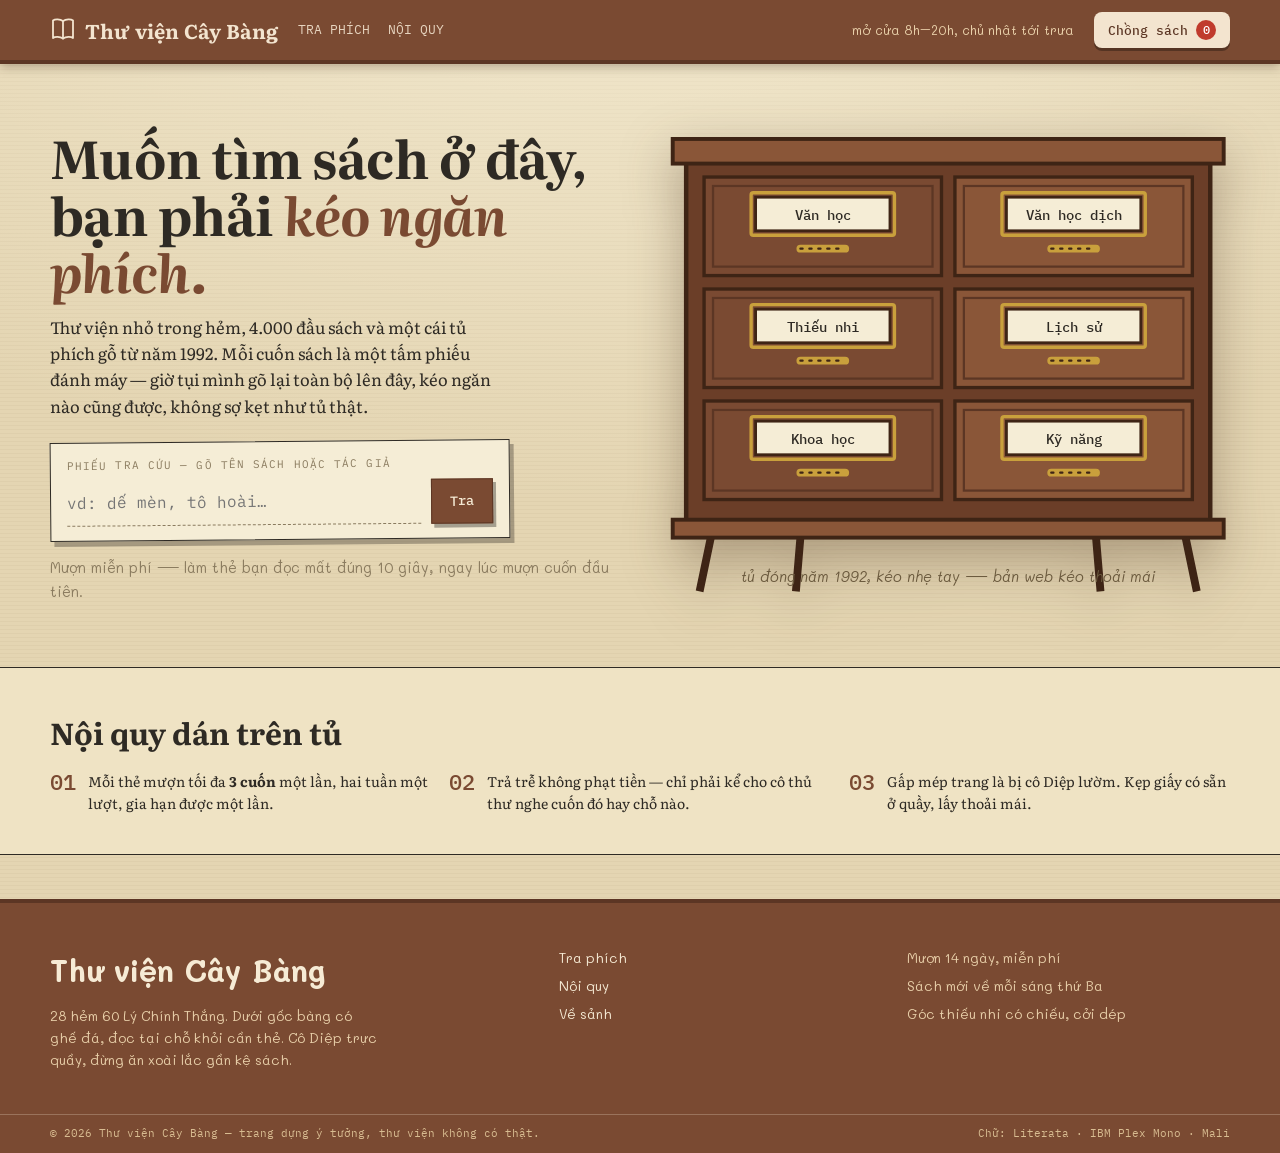
<file: thuvien/index.html>
<!doctype html>
<html lang="vi">
<head>
<meta charset="utf-8">
<meta name="viewport" content="width=device-width, initial-scale=1, viewport-fit=cover">
<title>Thư viện Cây Bàng</title>
<link rel="preconnect" href="https://fonts.googleapis.com">
<link rel="preconnect" href="https://fonts.gstatic.com" crossorigin>
<link rel="stylesheet" href="https://fonts.googleapis.com/css2?family=Literata:ital,opsz,wght@0,7..72,400;0,7..72,600;0,7..72,700;1,7..72,400&family=IBM+Plex+Mono:ital,wght@0,400;0,500;1,400&family=Mali:ital,wght@0,400;0,600;1,400&display=swap">
<style>
:root{
  --kraft:#E4D5B2; --kraft-2:#D9C7A0; --card:#F5EDD6; --card-2:#EFE3C4; --line:#C9B68C;
  --ink:#2E2A24; --type:#3A342B; --mut:#8A7B5F;
  --wood:#7A4A32; --wood-d:#5C3624; --wood-l:#956043;
  --stamp:#C03B2D; --inkblue:#2F5580; --leaf:#5C7248;
  --serif:"Literata",Georgia,serif; --mono:"IBM Plex Mono",ui-monospace,monospace; --hand:"Mali",cursive;
  --gut:clamp(16px,4vw,50px);
}
*{box-sizing:border-box}
::selection{background:var(--inkblue);color:#fff}
body{margin:0;color:var(--ink);font-family:var(--serif);font-size:15.5px;line-height:1.6;-webkit-font-smoothing:antialiased;
  background:
   radial-gradient(140% 90% at 50% -10%, rgba(255,250,232,.55), transparent 60%),
   repeating-linear-gradient(0deg, transparent 0 3px, rgba(120,95,55,.05) 3px 4px),
   var(--kraft)}
h1,h2,h3,h4,p{margin:0}
a{color:inherit}
button{font:inherit;color:inherit;background:none;border:0;padding:0;cursor:pointer}
input,select{font:inherit;color:inherit}
svg{display:block;max-width:100%}
:focus-visible{outline:3px solid var(--stamp);outline-offset:2px}
[hidden]{display:none!important}
.wrap{padding-inline:var(--gut)}
.mono{font-family:var(--mono);font-size:12.5px}
.hand{font-family:var(--hand)}
.mut{color:var(--mut)}

/* ---------- Đầu trang ---------- */
header.site{position:sticky;top:0;z-index:40;background:var(--wood);color:#F3E4CF;border-bottom:4px solid var(--wood-d);box-shadow:0 3px 10px rgba(60,38,20,.3)}
.bar{display:flex;align-items:center;gap:20px;height:60px}
.wordmark{font-weight:700;font-size:20px;text-decoration:none;letter-spacing:.01em;display:flex;align-items:center;gap:9px}
.wordmark svg{width:26px;height:26px;flex:none}
nav.main{display:flex;gap:18px}
nav.main a{font-family:var(--mono);font-size:12.5px;text-decoration:none;opacity:.9;border-bottom:2px solid transparent;padding:3px 0}
nav.main a:hover{opacity:1;border-bottom-color:#E8C98F}
.grow{flex:1}
.hours{font-family:var(--hand);font-size:13px;color:#E8CFA9}
#btn-stack{font-family:var(--mono);font-size:12.5px;display:flex;align-items:center;gap:8px;background:#F3E4CF;color:var(--wood-d);padding:8px 14px;border-radius:8px;box-shadow:0 3px 0 rgba(0,0,0,.3);font-weight:500;transition:transform .12s}
#btn-stack:active{transform:translateY(2px);box-shadow:0 1px 0 rgba(0,0,0,.3)}
#stack-n{display:inline-grid;place-items:center;min-width:20px;height:20px;border-radius:50%;background:var(--stamp);color:#fff;font-size:11.5px;transition:transform .2s}
#stack-n.tick{transform:scale(1.4)}

/* ---------- Sảnh: tủ phích ---------- */
.hall{display:grid;grid-template-columns:1fr 1fr;gap:clamp(20px,4vw,56px);align-items:center;padding-block:clamp(26px,5vw,64px)}
.hall h1{font-weight:700;font-size:clamp(30px,4.6vw,52px);line-height:1.1;letter-spacing:-.01em;text-wrap:balance}
.hall h1 em{font-style:italic;color:var(--wood)}
.hall .lede{margin-top:14px;max-width:460px;font-size:16.5px}
.hall .note{margin-top:16px;font-family:var(--hand);font-size:14.5px;color:var(--mut)}
.cabinet{position:relative}
.cabinet svg{width:100%;height:auto;filter:drop-shadow(0 18px 26px rgba(60,38,20,.35))}
.drawer-g{cursor:pointer}
.drawer-g .dr-body{transition:transform .22s cubic-bezier(.2,.8,.2,1)}
.drawer-g:hover .dr-body{transform:translateY(7px)}
.drawer-g:hover .dr-label-bg{fill:#FFF7E0}
.search-slip{margin-top:22px;background:var(--card);border:1.5px solid var(--ink);padding:14px 16px;box-shadow:4px 5px 0 rgba(46,42,36,.35);max-width:460px;transform:rotate(-.5deg)}
.search-slip label{font-family:var(--mono);font-size:11px;color:var(--mut);text-transform:uppercase;letter-spacing:.1em;display:block;margin-bottom:6px}
.search-slip .row{display:flex;gap:10px}
#q{flex:1;border:0;border-bottom:1.5px dashed var(--mut);background:transparent;font-family:var(--mono);font-size:16px;color:var(--inkblue);outline:none;padding:2px 0;min-width:0}
.btn{display:inline-flex;align-items:center;justify-content:center;gap:8px;font-family:var(--mono);font-weight:500;font-size:13.5px;background:var(--wood);color:#F6EBD5;padding:11px 18px;border:1.5px solid var(--wood-d);box-shadow:3px 4px 0 rgba(46,42,36,.4);text-decoration:none;transition:transform .12s}
.btn:active{transform:translate(2px,2px);box-shadow:1px 1px 0 rgba(46,42,36,.4)}
.btn.red{background:var(--stamp);border-color:#8F2418}
.btn.ghost{background:var(--card);color:var(--ink);border-color:var(--ink)}
/* nội quy */
.rules{border-block:1.5px solid var(--ink);background:var(--card-2);padding-block:clamp(20px,3.6vw,40px)}
.rules-grid{display:grid;grid-template-columns:repeat(auto-fit,minmax(220px,1fr));gap:18px;margin-top:14px}
.rule{display:flex;gap:12px;align-items:flex-start}
.rule>b{font-family:var(--mono);font-size:22px;color:var(--wood);font-weight:500;line-height:1.1}
.rule p{font-size:14px}
.sec-h{font-weight:700;font-size:clamp(22px,3vw,30px)}
/* ---------- Ngăn phích mở: duyệt phiếu ---------- */
.browse-head{display:flex;align-items:end;justify-content:space-between;gap:16px;flex-wrap:wrap;padding-block:clamp(20px,3.6vw,40px) 10px}
.browse-head h1{font-weight:700;font-size:clamp(28px,4.2vw,46px);line-height:1.05}
.browse-head .mono{color:var(--mut)}
.drawer-tabs{display:flex;gap:8px;flex-wrap:wrap;padding-block:10px;position:sticky;top:60px;background:var(--kraft);z-index:30}
.dtab{font-family:var(--mono);font-size:12.5px;border:1.5px solid var(--ink);padding:8px 13px;background:var(--card);box-shadow:2px 3px 0 rgba(46,42,36,.3);transition:transform .12s}
.dtab:hover{transform:translateY(-1px)}
.dtab[aria-pressed="true"]{background:var(--wood);color:#F6EBD5;border-color:var(--wood-d)}
.count-line{font-family:var(--hand);font-size:13.5px;color:var(--mut);padding-block:8px 4px}
/* phiếu mục lục */
.cards{display:grid;grid-template-columns:repeat(auto-fill,minmax(290px,1fr));gap:18px;padding-block:10px 34px}
.fiche{position:relative;background:var(--card);border:1.5px solid var(--ink);padding:16px 16px 14px;text-align:left;box-shadow:4px 5px 0 rgba(46,42,36,.3);transition:transform .16s;font-family:var(--mono)}
.fiche::before{content:"";position:absolute;left:50%;bottom:7px;transform:translateX(-50%);width:13px;height:13px;border-radius:50%;border:1.5px solid var(--mut);background:var(--kraft)}
.fiche:hover{transform:translateY(-4px) rotate(-.4deg)}
.fiche .call{font-size:11px;color:var(--stamp);letter-spacing:.04em}
.fiche h3{font-family:var(--serif);font-weight:700;font-size:19px;line-height:1.2;margin:6px 0 2px}
.fiche .au{font-size:12px;color:var(--type)}
.fiche .sum{font-size:11.5px;color:var(--mut);line-height:1.7;margin-top:8px;border-top:1px dashed var(--line);padding-top:8px;padding-bottom:12px}
.fiche .st{position:absolute;top:12px;right:12px;font-size:10px;padding:3px 8px;border:1.5px solid}
.fiche .st.ok{color:var(--leaf);border-color:var(--leaf);transform:rotate(3deg)}
.fiche .st.no{color:var(--stamp);border-color:var(--stamp);transform:rotate(-3deg)}

/* ---------- Phiếu sách chi tiết ---------- */
.detail{display:grid;grid-template-columns:1.05fr .95fr;gap:clamp(20px,4vw,54px);padding-block:clamp(22px,4vw,48px);align-items:start}
.bigcard{background:var(--card);border:1.5px solid var(--ink);padding:clamp(18px,3vw,30px);box-shadow:6px 7px 0 rgba(46,42,36,.3);font-family:var(--mono);position:relative;transform:rotate(-.6deg)}
.bigcard::before{content:"";position:absolute;left:50%;bottom:10px;transform:translateX(-50%);width:16px;height:16px;border-radius:50%;border:1.5px solid var(--mut);background:var(--kraft)}
.bigcard .call{color:var(--stamp);font-size:12px;letter-spacing:.05em}
.bigcard h1{font-family:var(--serif);font-weight:700;font-size:clamp(24px,3.2vw,36px);line-height:1.15;margin:8px 0 4px}
.bigcard .au{font-size:13.5px}
.bigcard dl{margin:14px 0 0;border-top:1px dashed var(--line);padding-top:12px;display:grid;grid-template-columns:110px 1fr;gap:6px 12px;font-size:12.5px}
.bigcard dt{color:var(--mut)}
.bigcard dd{margin:0}
.bigcard .sum{font-family:var(--serif);font-size:15.5px;line-height:1.65;margin-top:14px;border-top:1px dashed var(--line);padding-top:12px}
.lib-note{margin-top:14px;font-family:var(--hand);font-size:14.5px;color:var(--inkblue);border-top:1px dashed var(--line);padding-top:10px}
/* túi thẻ & thẻ ngày trả */
.pocket-wrap{position:sticky;top:80px}
.pocket{position:relative;background:var(--card-2);border:1.5px solid var(--ink);padding:18px 18px 0;box-shadow:6px 7px 0 rgba(46,42,36,.3)}
.pocket h4{font-family:var(--mono);font-size:11px;color:var(--mut);text-transform:uppercase;letter-spacing:.1em;margin-bottom:12px}
.duecard{background:#FBF6E4;border:1.5px solid var(--ink);padding:12px 14px 16px;margin-inline:6px;position:relative;top:10px}
.duecard .dc-h{font-family:var(--mono);font-size:10.5px;text-align:center;border-bottom:1.5px solid var(--ink);padding-bottom:6px;letter-spacing:.06em}
.stamps{display:flex;flex-wrap:wrap;gap:10px 16px;padding:14px 4px 8px;min-height:96px;align-content:flex-start}
.stampd{font-family:var(--mono);font-size:13.5px;font-weight:500;padding:2px 6px;border:2px solid;display:inline-block}
.stampd.r{color:var(--stamp);border-color:var(--stamp)}
.stampd.b{color:var(--inkblue);border-color:var(--inkblue)}
.stampd.new{animation:slam .45s cubic-bezier(.2,1.6,.4,1)}
@keyframes slam{0%{transform:scale(2.6) rotate(-14deg);opacity:0}55%{transform:scale(.92) rotate(var(--rot,-3deg));opacity:1}100%{transform:scale(1) rotate(var(--rot,-3deg))}}
.pocket-lip{height:64px;margin:14px -18px 0;background:var(--kraft-2);border-top:1.5px solid var(--ink);position:relative}
.pocket-lip::after{content:"THƯ VIỆN CÂY BÀNG · TRẢ SÁCH ĐÚNG HẸN NHÉ";position:absolute;inset:0;display:grid;place-items:center;font-family:var(--mono);font-size:9.5px;letter-spacing:.18em;color:var(--mut)}
.readers-line{font-family:var(--hand);font-size:14px;color:var(--mut);text-align:center;margin-top:10px}
.borrow-box{margin-top:18px;display:flex;flex-direction:column;gap:10px}
.fld{display:flex;flex-direction:column;gap:5px}
.fld label{font-family:var(--mono);font-size:11px;color:var(--mut)}
.fld input{background:var(--card);border:1.5px solid var(--ink);padding:11px 12px;font-family:var(--mono);font-size:14px}
.fld input:focus{border-color:var(--inkblue);outline:none}
.err{font-family:var(--hand);font-size:13.5px;color:var(--stamp);min-height:1.4em}
.hold-note{font-family:var(--hand);font-size:14px;background:#F6E3DB;border:1.5px dashed var(--stamp);padding:10px 13px;color:#7A2A1E}

/* ---------- Chồng sách & thẻ bạn đọc ---------- */
.scrim{position:fixed;inset:0;background:rgba(46,36,22,.5);z-index:60;opacity:0;pointer-events:none;transition:opacity .25s}
.scrim.on{opacity:1;pointer-events:auto}
.stackp{position:fixed;top:0;right:0;bottom:0;width:min(430px,94vw);background:var(--kraft);border-left:3px solid var(--wood-d);z-index:61;transform:translateX(103%);transition:transform .3s cubic-bezier(.2,.8,.2,1);display:flex;flex-direction:column}
.stackp.on{transform:none}
.stackp-h{display:flex;justify-content:space-between;align-items:center;padding:16px 20px;background:var(--wood);color:#F3E4CF}
.stackp-h h2{font-weight:700;font-size:19px}
.stackp-h button{font-family:var(--mono);font-size:12px}
.stackp-list{flex:1;overflow-y:auto;padding:14px 20px}
.sb{display:grid;grid-template-columns:44px 1fr auto;gap:12px;align-items:center;padding:11px 0;border-bottom:1px dashed var(--line)}
.sb .spine{width:40px;height:56px;border:1.5px solid var(--ink);display:grid;place-items:center;padding:3px}
.sb .spine i{writing-mode:vertical-rl;font-family:var(--mono);font-size:7px;color:#fff;overflow:hidden;max-height:48px;font-style:normal}
.sb .ti{font-family:var(--serif);font-weight:600;font-size:15px;line-height:1.2}
.sb .mono{color:var(--mut)}
.sb .rm{font-family:var(--hand);font-size:12.5px;color:var(--mut);text-decoration:underline}
.sb .rm:hover{color:var(--stamp)}
.stackp-f{border-top:1.5px solid var(--ink);padding:14px 20px 18px;background:var(--card-2)}
.stackp-f .mono{color:var(--mut)}
.stack-empty{padding:40px 20px;text-align:center;font-family:var(--hand);font-size:15.5px;color:var(--mut)}
/* thẻ bạn đọc + trang xong */
.done-wrap{max-width:780px;margin-inline:auto;padding:clamp(28px,5vw,64px) var(--gut);display:grid;gap:26px;justify-items:center;text-align:center}
.done-wrap h1{font-weight:700;font-size:clamp(28px,4.6vw,46px);line-height:1.1;text-wrap:balance}
.done-wrap h1 em{font-style:italic;color:var(--wood)}
.reader-card{width:min(420px,92vw);background:linear-gradient(135deg,#F8F0DC,#EFE0BE);border:2px solid var(--ink);padding:18px 20px;text-align:left;box-shadow:7px 8px 0 rgba(46,42,36,.3);transform:rotate(-1.2deg);position:relative}
.reader-card .rc-h{display:flex;justify-content:space-between;font-family:var(--mono);font-size:10.5px;letter-spacing:.1em;color:var(--mut);border-bottom:1.5px solid var(--ink);padding-bottom:8px}
.reader-card .nm{font-family:var(--serif);font-weight:700;font-size:24px;margin-top:12px}
.reader-card .no{font-family:var(--mono);font-size:13px;color:var(--inkblue);margin-top:2px}
.reader-card .rows{margin-top:14px;font-family:var(--mono);font-size:12px;display:grid;gap:5px}
.reader-card .rows div{display:flex;justify-content:space-between;gap:10px}
.reader-card .rows b{font-weight:500;color:var(--stamp)}
.reader-card .bigstamp{position:absolute;right:14px;bottom:12px;font-family:var(--mono);font-size:15px;font-weight:500;color:var(--stamp);border:2.5px solid var(--stamp);padding:5px 10px;transform:rotate(-9deg);animation:slam .5s cubic-bezier(.2,1.6,.4,1)}
.done-note{font-family:var(--hand);font-size:15px;color:var(--mut);max-width:480px}

footer.site{background:var(--wood);color:#E8CFA9;margin-top:44px;border-top:4px solid var(--wood-d)}
.foot{display:grid;grid-template-columns:1.5fr 1fr 1fr;gap:24px;padding:clamp(24px,4vw,44px) var(--gut)}
.foot .big{font-weight:700;font-size:clamp(22px,3vw,30px);color:#F6EBD5}
.foot p,.foot li{font-family:var(--hand);font-size:13.5px}
.foot ul{list-style:none;margin:0;padding:0;display:flex;flex-direction:column;gap:6px}
.foot a{color:#F6EBD5;text-decoration:none}
.foot a:hover{text-decoration:underline}
.colophon{border-top:1px solid rgba(246,235,213,.25);padding:10px var(--gut);display:flex;justify-content:space-between;flex-wrap:wrap;gap:8px;font-family:var(--mono);font-size:11px;color:#D8BC91}
.view{animation:vin .3s ease}
@keyframes vin{from{opacity:0;transform:translateY(10px)}to{opacity:1}}
@media (prefers-reduced-motion:reduce){.view,.stampd.new,.reader-card .bigstamp{animation:none}.fiche,.dtab,.drawer-g .dr-body{transition:none}}
@media (max-width:880px){
  .hall{grid-template-columns:1fr}
  .detail{grid-template-columns:1fr}
  .pocket-wrap{position:static}
  nav.main{display:none}
  .hours{display:none}
  .foot{grid-template-columns:1fr}
}
</style>
</head>
<body>
<header class="site">
  <div class="wrap bar">
    <a class="wordmark" href="#home" data-nav="home">
      <svg viewBox="0 0 26 26" fill="none" stroke="currentColor" stroke-width="1.8" stroke-linecap="round" stroke-linejoin="round"><path d="M13 4 C10 2 5 2 3 3.5 V21 c2-1.5 7-1.5 10 .5 c3-2 8-2 10-.5 V3.5 C21 2 16 2 13 4 Z"/><path d="M13 4 V21.5"/></svg>
      Thư viện Cây Bàng</a>
    <nav class="main" aria-label="Chính">
      <a href="#browse" data-nav="browse">TRA PHÍCH</a>
      <a href="#home" data-nav="rules">NỘI QUY</a>
    </nav>
    <div class="grow"></div>
    <span class="hours">mở cửa 8h–20h, chủ nhật tới trưa</span>
    <button id="btn-stack">Chồng sách <span id="stack-n">0</span></button>
  </div>
</header>

<main id="app">
  <!-- SẢNH -->
  <section class="view" id="view-home">
    <div class="wrap hall">
      <div>
        <h1>Muốn tìm sách ở đây,<br>bạn phải <em>kéo ngăn phích.</em></h1>
        <p class="lede">Thư viện nhỏ trong hẻm, 4.000 đầu sách và một cái tủ phích gỗ từ năm 1992. Mỗi cuốn sách là một tấm phiếu đánh máy — giờ tụi mình gõ lại toàn bộ lên đây, kéo ngăn nào cũng được, không sợ kẹt như tủ thật.</p>
        <div class="search-slip">
          <label for="q">Phiếu tra cứu — gõ tên sách hoặc tác giả</label>
          <div class="row"><input id="q" autocomplete="off" placeholder="vd: dế mèn, tô hoài…"><button class="btn" id="q-go">Tra</button></div>
        </div>
        <p class="note">Mượn miễn phí — làm thẻ bạn đọc mất đúng 10 giây, ngay lúc mượn cuốn đầu tiên.</p>
      </div>
      <div class="cabinet" id="cabinet"></div>
    </div>
    <div class="rules" id="rules-sec">
      <div class="wrap">
        <h2 class="sec-h">Nội quy dán trên tủ</h2>
        <div class="rules-grid">
          <div class="rule"><b>01</b><p>Mỗi thẻ mượn tối đa <b>3 cuốn</b> một lần, hai tuần một lượt, gia hạn được một lần.</p></div>
          <div class="rule"><b>02</b><p>Trả trễ không phạt tiền — chỉ phải kể cho cô thủ thư nghe cuốn đó hay chỗ nào.</p></div>
          <div class="rule"><b>03</b><p>Gấp mép trang là bị cô Diệp lườm. Kẹp giấy có sẵn ở quầy, lấy thoải mái.</p></div>
        </div>
      </div>
    </div>
  </section>

  <!-- NGĂN PHÍCH -->
  <section class="view" id="view-browse" hidden>
    <div class="wrap browse-head">
      <div><h1 id="br-title">Ngăn phích</h1><p class="mono" id="br-sub"></p></div>
      <a class="btn ghost" href="#home" data-nav="home">← Về sảnh</a>
    </div>
    <div class="wrap drawer-tabs" id="dtabs"></div>
    <p class="wrap count-line" id="count-line"></p>
    <div class="wrap cards" id="cards"></div>
  </section>

  <!-- PHIẾU SÁCH -->
  <section class="view" id="view-book" hidden></section>
  <!-- XONG -->
  <section class="view" id="view-done" hidden></section>
</main>

<footer class="site">
  <div class="foot">
    <div>
      <p class="big">Thư viện Cây Bàng</p>
      <p style="margin-top:10px;max-width:330px">28 hẻm 60 Lý Chính Thắng. Dưới gốc bàng có ghế đá, đọc tại chỗ khỏi cần thẻ. Cô Diệp trực quầy, đừng ăn xoài lắc gần kệ sách.</p>
    </div>
    <ul>
      <li><a href="#browse" data-nav="browse">Tra phích</a></li>
      <li><a href="#home" data-nav="rules">Nội quy</a></li>
      <li><a href="#home" data-nav="home">Về sảnh</a></li>
    </ul>
    <ul>
      <li>Mượn 14 ngày, miễn phí</li>
      <li>Sách mới về mỗi sáng thứ Ba</li>
      <li>Góc thiếu nhi có chiếu, cởi dép</li>
    </ul>
  </div>
  <div class="colophon">
    <span>© 2026 Thư viện Cây Bàng — trang dựng ý tưởng, thư viện không có thật.</span>
    <span>Chữ: Literata · IBM Plex Mono · Mali</span>
  </div>
</footer>

<div class="scrim" id="scrim"></div>
<aside class="stackp" id="stackp" role="dialog" aria-modal="true" aria-label="Chồng sách mang về">
  <div class="stackp-h"><h2>Chồng sách mang về</h2><button id="stack-close">đóng ✕</button></div>
  <div class="stackp-list" id="stack-list"></div>
  <div class="stackp-f" id="stack-foot"></div>
</aside>

<script>
"use strict";
/* ---------- Kho phích ---------- */
const CATS=[
 ["vnvan","Văn học Việt Nam","895.922"],["dich","Văn học dịch","800"],["nhi","Thiếu nhi","800-N"],
 ["su","Lịch sử","959"],["khoa","Khoa học","500"],["nang","Kỹ năng & đời sống","150"]];
const B=[
 ["b01","vnvan","Dế Mèn phiêu lưu ký","Tô Hoài",1941,"Chú dế kiêu ngạo rời tổ đi chu du, va vấp rồi lớn lên. Cuốn được mượn nhiều nhất tủ này, gáy đã dán băng keo ba lần.","Bản in có tranh minh họa của Tạ Huy Long."],
 ["b02","vnvan","Số đỏ","Vũ Trọng Phụng",1936,"Xuân Tóc Đỏ từ nhặt bóng sân quần vợt leo tới đỉnh xã hội thượng lưu. Đọc để cười, cười xong thấy rát.",""],
 ["b03","vnvan","Tắt đèn","Ngô Tất Tố",1937,"Một đêm sưu thuế ở làng quê Bắc Bộ, chị Dậu bán con bán chó để cứu chồng.","Có bài giới thiệu dài 12 trang ở đầu sách."],
 ["b04","vnvan","Vang bóng một thời","Nguyễn Tuân",1940,"Mười hai truyện về những thú chơi cũ: uống trà, thả thơ, chém treo ngành. Chữ đẹp tới mức muốn chép tay.",""],
 ["b05","dich","Hoàng tử bé","Antoine de Saint-Exupéry",1943,"Phi công rơi giữa sa mạc gặp cậu bé tới từ tiểu tinh cầu B612. Đọc năm 10 tuổi hiểu một kiểu, 30 tuổi hiểu kiểu khác.","Bản dịch có kèm tranh màu gốc."],
 ["b06","dich","Không gia đình","Hector Malot",1878,"Cậu bé Rémi theo gánh xiếc rong ruổi nước Pháp cùng cụ Vitalis và chú chó Capi. Cuốn dày nhất ngăn này, đọc là quên giờ cơm.",""],
 ["b07","dich","Ông già và biển cả","Ernest Hemingway",1952,"Ông lão Santiago 84 ngày không câu được cá, rồi gặp con cá kiếm lớn nhất đời mình. Mỏng mà nặng.",""],
 ["b08","dich","Robinson Crusoe","Daniel Defoe",1719,"Hai mươi tám năm một mình trên đảo hoang, dựng nhà, trồng lúa, đếm ngày bằng vết khắc.","Trang 214 có ai kẹp một cái vé xe buýt năm 2003."],
 ["b09","nhi","Góc sân và khoảng trời","Trần Đăng Khoa",1968,"Thơ của cậu bé 10 tuổi viết về con bướm, cơn mưa, tiếng gà — mà người lớn đọc xong lặng người.",""],
 ["b10","nhi","Đất rừng phương Nam","Đoàn Giỏi",1957,"Cậu bé An lưu lạc miệt U Minh: đi ăn ong, bắt cá sấu, gặp những con người hào sảng.","Tụi nhỏ hay giành nhau cuốn này dịp hè."],
 ["b11","nhi","Tôi thấy hoa vàng trên cỏ xanh","Nguyễn Nhật Ánh",2010,"Tuổi thơ ở làng quê với thương, giận, ghen tị và một mùa lũ. Đọc xong muốn gọi điện cho em mình.",""],
 ["b12","nhi","Truyện cổ tích Việt Nam chọn lọc","nhiều tác giả",1972,"Tấm Cám, Cây tre trăm đốt, Sọ Dừa… bản kể đầy đủ, không cắt đoạn nào.","Bìa được bọc lại bằng giấy hoa năm 2015."],
 ["b13","su","Việt Nam sử lược","Trần Trọng Kim",1920,"Bộ thông sử tiếng Việt đầu tiên, kể chuyện nước mình từ họ Hồng Bàng tới đầu thế kỷ 20, giọng văn sáng và dễ theo.",""],
 ["b14","su","Đại Việt sử ký toàn thư","Ngô Sĩ Liên",1479,"Chính sử triều Lê, bản dịch trọn bộ. Đọc chậm thôi, mỗi tối một kỷ là vừa.","Bộ 3 tập — mượn tính là một cuốn, khiêng hơi nặng."],
 ["b15","su","Lịch sử khẩn hoang miền Nam","Sơn Nam",1973,"Ông già Nam Bộ kể chuyện mở đất: kênh rạch, đình làng, ghe xuồng. Sử mà đọc như nghe kể chuyện đêm khuya.",""],
 ["b16","su","Hà Nội nửa đầu thế kỷ XX","Nguyễn Văn Uẩn",1995,"Từng con phố, từng cái chợ, từng tiếng rao của Hà Nội cũ được chép lại tỉ mỉ.","Có bản đồ gấp ở bìa sau, xin đừng xé."],
 ["b17","khoa","Nguồn gốc các loài","Charles Darwin",1859,"Cuốn sách làm cả thế giới nhìn lại chính mình. Bản dịch có chú thích dày dặn, đọc không sợ lạc.",""],
 ["b18","khoa","Lược sử thời gian","Stephen Hawking",1988,"Từ Vụ Nổ Lớn tới hố đen, viết cho người chưa từng học vật lý. Chỉ có đúng một công thức trong cả cuốn.",""],
 ["b19","khoa","Côn trùng ký","Jean-Henri Fabre",1879,"Ông già ngồi cả đời trong vườn quan sát bọ hung, ve sầu, nhện — và viết như viết về hàng xóm.","Ngăn này tụi nhỏ mượn nhiều hơn người lớn."],
 ["b20","khoa","Sapiens: Lược sử loài người","Yuval Noah Harari",2011,"Bảy vạn năm của loài mình gói trong một cuốn: từ hái lượm tới xếp hàng mua điện thoại.",""],
 ["b21","nang","Đắc nhân tâm","Dale Carnegie",1936,"Cuốn kỹ năng cũ nhất còn được mượn đều mỗi tháng. Đọc để bớt cãi nhau, thêm bạn bè.",""],
 ["b22","nang","Nghệ thuật bày mâm cơm Việt","Triệu Thị Chơi",1990,"Sách dạy nấu ăn quốc dân một thời: món kho, món canh, mâm giỗ, mâm Tết.","Trang 89 dính vết nghệ, thông cảm."],
 ["b23","nang","Sống đơn giản","nhóm biên soạn",2018,"Dọn nhà, dọn lịch, dọn cả điện thoại. Mỏng, đọc một buổi tối là xong, làm theo thì cả năm.",""],
 ["b24","nang","Tự học chữ Nôm căn bản","Vũ Văn Kính",1994,"Bắt đầu từ 214 bộ thủ tới đọc được câu Kiều bản Nôm. Kiên nhẫn là được, cô Diệp học cuốn này 2 năm.",""],
].map(([id,cat,ti,au,yr,sum,note])=>({id,cat,ti,au,yr,sum,note}));
/* ---------- Tiện ích & trạng thái ---------- */
const $=(s,r=document)=>r.querySelector(s), $$=(s,r=document)=>Array.from(r.querySelectorAll(s));
const strip=s=>String(s).toLowerCase().normalize("NFD").replace(/[̀-ͯ]/g,"").replace(/đ/g,"d");
const state={cat:"vnvan",q:"",stack:[],view:"home",reader:null,mine:{}};
try{const r=JSON.parse(localStorage.getItem("caybang")||"null");if(r){state.reader=r.reader||null;state.mine=r.mine||{};}}catch{}
const save=()=>{try{localStorage.setItem("caybang",JSON.stringify({reader:state.reader,mine:state.mine}));}catch{}};
const reduced=matchMedia("(prefers-reduced-motion: reduce)").matches;
const byId=id=>B.find(b=>b.id===id);
const catOf=b=>CATS.find(c=>c[0]===b.cat);
function hash(s){let h=0;for(const ch of s)h=(h*31+ch.charCodeAt(0))>>>0;return h;}
const call=b=>catOf(b)[2]+"."+String(hash(b.id)%90+10)+" / "+strip(b.au).split(" ").slice(-1)[0].slice(0,3).toUpperCase();
const onLoan=b=>!state.mine[b.id]&&hash(b.id+"loan")%100<20;
const fmt=d=>String(d.getDate()).padStart(2,"0")+"."+String(d.getMonth()+1).padStart(2,"0")+"."+String(d.getFullYear()).slice(2);
function dueOf(b){const d=new Date();d.setDate(d.getDate()+3+hash(b.id)%9);return fmt(d);}
function pastStamps(b){
  const n=3+hash(b.id+"s")%5, out=[];
  let d=new Date(); d.setDate(d.getDate()-(20+hash(b.id)%40));
  for(let i=0;i<n;i++){out.push({t:fmt(d),c:hash(b.id+i)%2?"r":"b",rot:(hash(b.id+"r"+i)%9)-4});d=new Date(d);d.setDate(d.getDate()-(40+hash(b.id+"d"+i)%200));}
  return out.reverse();
}
const readerCount=b=>pastStamps(b).length+14+hash(b.id+"rc")%40;

/* ---------- Điều hướng ---------- */
function show(view,hash2){
  state.view=view;
  for(const s of $$("main > section")) s.hidden = s.id!=="view-"+view;
  const sec=$("#view-"+view);sec.classList.remove("view");void sec.offsetWidth;sec.classList.add("view");
  window.scrollTo(0,0);
  try{history.replaceState(null,"","#"+(hash2||view));}catch{}
}
addEventListener("hashchange",route);
function route(){
  const h=location.hash.slice(1);
  const m=h.match(/^s-(b\d\d)$/);
  if(m&&byId(m[1]))openBook(m[1]);
  else if(h==="browse"){show("browse","browse");renderBrowse();}
  else show("home","home");
}
document.addEventListener("click",e=>{
  const a=e.target.closest("[data-nav]");if(!a)return;
  e.preventDefault();
  if(a.dataset.nav==="browse"){show("browse","browse");renderBrowse();}
  else if(a.dataset.nav==="rules"){show("home","home");setTimeout(()=>$("#rules-sec").scrollIntoView({behavior:reduced?"auto":"smooth"}),40);}
  else show("home","home");
});

/* ---------- Tủ phích ---------- */
function cabinetSVG(){
  const dr=(x,y,c,i)=>`<g class="drawer-g" data-cat="${c[0]}" role="button" tabindex="0" aria-label="Mở ngăn ${c[1]}">
    <g class="dr-body">
      <rect x="${x}" y="${y}" width="212" height="88" fill="${i%2?"#8A5638":"#7A4A32"}" stroke="#3E2415" stroke-width="3"/>
      <rect x="${x+8}" y="${y+8}" width="196" height="72" fill="none" stroke="#5C3624" stroke-width="2"/>
      <rect class="dr-label-bg" x="${x+46}" y="${y+18}" width="120" height="30" fill="#F5EDD6" stroke="#3E2415" stroke-width="2.5"/>
      <rect x="${x+42}" y="${y+14}" width="128" height="38" fill="none" stroke="#C9A03C" stroke-width="3" rx="2"/>
      <text x="${x+106}" y="${y+38}" text-anchor="middle" style="font:500 12.5px 'IBM Plex Mono';fill:#2E2A24" stroke="none">${c[1].length>14?c[1].split(" ").slice(0,2).join(" "):c[1]}</text>
      <path d="M${x+86} ${y+64} h40" stroke="#C9A03C" stroke-width="7" stroke-linecap="round"/>
      <path d="M${x+86} ${y+64} h40" stroke="#3E2415" stroke-width="2" stroke-linecap="round" stroke-dasharray="2 6"/>
    </g></g>`;
  let rows="";
  CATS.forEach((c,i)=>{rows+=dr(34+(i%2)*224,42+Math.floor(i/2)*100,c,i);});
  return `<svg viewBox="0 0 504 420" fill="none" role="img" aria-label="Tủ phích gỗ sáu ngăn — bấm một ngăn để mở">
    <rect x="18" y="20" width="468" height="330" fill="#6B3E28" stroke="#3E2415" stroke-width="4"/>
    <rect x="6" y="8" width="492" height="22" fill="#8A5638" stroke="#3E2415" stroke-width="3.5"/>
    ${rows}
    <rect x="6" y="348" width="492" height="16" fill="#8A5638" stroke="#3E2415" stroke-width="3.5"/>
    <path d="M40 364 l-10 48 M464 364 l10 48 M120 364 l-4 48 M384 364 l4 48" stroke="#3E2415" stroke-width="7"/>
    <text x="252" y="404" text-anchor="middle" style="font:italic 400 13px Mali;fill:#6B5A3E" stroke="none">tủ đóng năm 1992, kéo nhẹ tay — bản web kéo thoải mái</text>
  </svg>`;
}
function renderHome(){
  $("#cabinet").innerHTML=cabinetSVG();
  $$("#cabinet .drawer-g").forEach(g=>{
    const open=()=>{state.cat=g.dataset.cat;state.q="";show("browse","browse");renderBrowse();};
    g.addEventListener("click",open);
    g.addEventListener("keydown",e=>{if(e.key==="Enter"||e.key===" "){e.preventDefault();open();}});
  });
  $("#q-go").addEventListener("click",doSearch);
  $("#q").addEventListener("keydown",e=>{if(e.key==="Enter")doSearch();});
}
function doSearch(){
  state.q=$("#q").value.trim();state.cat="";
  show("browse","browse");renderBrowse();
}

/* ---------- Duyệt phiếu ---------- */
function ficheHTML(b){
  const loan=onLoan(b);
  return `<button class="fiche" data-b="${b.id}">
    <span class="st ${loan?"no":"ok"}">${state.mine[b.id]?"BẠN ĐANG MƯỢN":loan?"HẸN TRẢ "+dueOf(b):"CÒN TRÊN KỆ"}</span>
    <span class="call">${call(b)}</span>
    <h3>${b.ti}</h3>
    <span class="au">${b.au} · ${b.yr}</span>
    <p class="sum">${b.sum}</p></button>`;
}
function renderBrowse(){
  const c=CATS.find(x=>x[0]===state.cat);
  $("#br-title").textContent=state.q?"Kết quả tra cứu":"Ngăn "+(c?c[1].toLowerCase():"phích");
  $("#br-sub").textContent=state.q?`phiếu khớp với “${state.q}”`:c?`ký hiệu ${c[2]} — kéo ra ${B.filter(b=>b.cat===c[0]).length} tấm phiếu`:"";
  $("#dtabs").innerHTML=CATS.map(x=>`<button class="dtab" data-c="${x[0]}" aria-pressed="${state.cat===x[0]}">${x[1]}</button>`).join("");
  $$("#dtabs .dtab").forEach(t=>t.addEventListener("click",()=>{state.cat=t.dataset.c;state.q="";renderBrowse();}));
  let list=state.q? B.filter(b=>[b.ti,b.au].some(x=>strip(x).includes(strip(state.q)))) : B.filter(b=>b.cat===state.cat);
  $("#count-line").textContent=list.length?list.length+" phiếu · phiếu nào cũng gõ máy chữ lại từ bản gốc":"không thấy phiếu nào — thử gõ ngắn hơn, hoặc hỏi cô Diệp";
  $("#cards").innerHTML=list.map(ficheHTML).join("");
  $$("#cards .fiche").forEach(f=>f.addEventListener("click",()=>openBook(f.dataset.b)));
}
/* ---------- Phiếu sách & mượn ---------- */
function openBook(id){
  const b=byId(id),loan=onLoan(b),mine=!!state.mine[id],inStack=state.stack.includes(id);
  const stamps=pastStamps(b);
  $("#view-book").innerHTML=`<div class="wrap detail">
    <div>
      <a class="mono" style="color:var(--mut);text-decoration:none" href="#browse" data-nav="browse">← về ngăn phích</a>
      <div class="bigcard" style="margin-top:14px">
        <span class="call">${call(b)}</span>
        <h1>${b.ti}</h1>
        <p class="au">${b.au} — ${b.yr}</p>
        <dl><dt>Ngăn</dt><dd>${catOf(b)[1]}</dd>
          <dt>Tình trạng</dt><dd>${mine?"bạn đang mượn":loan?"đang được mượn, hẹn trả "+dueOf(b):"còn trên kệ"}</dd>
          <dt>Đã qua tay</dt><dd>${readerCount(b)} bạn đọc</dd></dl>
        <p class="sum">${b.sum}</p>
        ${b.note?`<p class="lib-note">✎ ghi chú của cô Diệp: ${b.note}</p>`:""}
      </div>
    </div>
    <div class="pocket-wrap">
      <div class="pocket">
        <h4>Túi thẻ sau bìa — thẻ ngày trả</h4>
        <div class="duecard">
          <p class="dc-h">MƯỢN — HẸN TRẢ NGÀY</p>
          <div class="stamps" id="stamps">${stamps.map(s=>`<span class="stampd ${s.c}" style="--rot:${s.rot}deg;transform:rotate(${s.rot}deg)">${s.t}</span>`).join("")}</div>
        </div>
        <div class="pocket-lip"></div>
      </div>
      <p class="readers-line">tấm thẻ này đã đóng ${stamps.length} dấu — cuốn sách có ${readerCount(b)} lượt mượn từ 1998</p>
      <div class="borrow-box">
        ${mine?`<p class="hold-note" style="border-color:var(--leaf);background:#E9EEDD;color:#3E4E2A">Bạn đang mượn cuốn này — hẹn trả ${state.mine[id]}. Đọc thong thả.</p>`:
         loan?`<p class="hold-note">Cuốn này đang ở nhà một bạn đọc khác, hẹn trả ${dueOf(b)}. Bấm giữ chỗ, sách về tụi mình nhắn liền.</p>
               <button class="btn ghost" id="hold">Giữ chỗ cho tôi</button>`:
         inStack?`<button class="btn ghost" id="unstack">✓ Đã trong chồng sách — bỏ ra</button>`:
         `<button class="btn red" id="stackit">Chồng vào sách mang về</button>`}
        <p class="mono" style="color:var(--mut)" id="bk-msg"></p>
      </div>
    </div></div>`;
  show("book","s-"+id);
  const s1=$("#stackit");if(s1)s1.addEventListener("click",()=>{
    if(state.stack.length>=3){$("#bk-msg").textContent="Nội quy: mỗi lượt 3 cuốn thôi — bỏ bớt một cuốn trong chồng đã nhé.";openStack();return;}
    state.stack.push(id);badge(true);openBook(id);setTimeout(openStack,250);});
  const s2=$("#unstack");if(s2)s2.addEventListener("click",()=>{state.stack=state.stack.filter(x=>x!==id);badge();openBook(id);});
  const s3=$("#hold");if(s3)s3.addEventListener("click",()=>{$("#bk-msg").textContent="Đã ghi tên bạn vào phiếu giữ chỗ. Sách về là tới lượt bạn đầu tiên.";s3.disabled=true;s3.style.opacity=.6;});
}

/* ---------- Chồng sách ---------- */
const badge=t=>{const n=$("#stack-n");n.textContent=state.stack.length;
  if(t){n.classList.remove("tick");void n.offsetWidth;n.classList.add("tick");}};
function openStack(){renderStack();$("#stackp").classList.add("on");$("#scrim").classList.add("on");}
function closeStack(){$("#stackp").classList.remove("on");$("#scrim").classList.remove("on");}
$("#btn-stack").addEventListener("click",openStack);
$("#scrim").addEventListener("click",closeStack);
document.addEventListener("keydown",e=>{if(e.key==="Escape")closeStack();});
const SPINE=["#7A4A32","#2F5580","#5C7248","#C03B2D"];
function renderStack(){
  $("#stack-close").addEventListener?0:0;
  const L=$("#stack-list"),F=$("#stack-foot");
  if(!state.stack.length){
    L.innerHTML=`<p class="stack-empty">Chồng sách đang trống.<br>Ra ngăn phích lựa vài cuốn — tối đa 3 cuốn một lượt.</p>`;
    F.innerHTML=`<a class="btn" style="width:100%;justify-content:center" href="#browse" data-nav="browse" id="se-go">Mở ngăn phích</a>`;
    $("#se-go").addEventListener("click",closeStack);
  }else{
    L.innerHTML=state.stack.map((id,i)=>{const b=byId(id);return `<div class="sb">
      <span class="spine" style="background:${SPINE[i%4]}"><i>${b.ti}</i></span>
      <div><p class="ti">${b.ti}</p><p class="mono">${b.au} · ${call(b)}</p></div>
      <button class="rm" data-rm="${id}">bỏ ra</button></div>`;}).join("")+
      `<div class="fld" style="margin-top:14px"><label for="r-name">${state.reader?"Thẻ bạn đọc":"Tên bạn (làm thẻ lần đầu, 10 giây)"}</label>
       ${state.reader?`<input value="${state.reader.name} — ${state.reader.no}" disabled style="opacity:.7">`:`<input id="r-name" placeholder="vd: Lê Duy Vương" autocomplete="name">`}</div>
       <p class="err" id="st-err"></p>`;
    F.innerHTML=`<p class="mono">${state.stack.length}/3 cuốn · mượn 14 ngày · miễn phí</p>
      <button class="btn red" style="width:100%;justify-content:center;margin-top:10px" id="borrow">Đóng dấu mượn ${state.stack.length} cuốn</button>
      <p class="mono" style="text-align:center;margin-top:8px;color:var(--mut)">Trang dựng ý tưởng — thư viện không có thật.</p>`;
    $$("#stack-list [data-rm]").forEach(b=>b.addEventListener("click",()=>{state.stack=state.stack.filter(x=>x!==b.dataset.rm);badge();renderStack();}));
    $("#borrow").addEventListener("click",()=>{
      if(!state.reader){
        const nm=($("#r-name").value||"").trim();
        if(!nm){$("#st-err").textContent="Cho cô Diệp xin tên để in lên thẻ bạn đọc nhé.";$("#r-name").focus();return;}
        state.reader={name:nm,no:"CB-"+String(1000+hash(nm)%9000)};
      }
      finishBorrow();
    });
  }
  $("#stack-close").onclick=closeStack;
}

/* ---------- Đóng dấu & thẻ bạn đọc ---------- */
function finishBorrow(){
  const due=new Date();due.setDate(due.getDate()+14);
  const dueS=fmt(due);
  const books=state.stack.map(byId);
  for(const b of books)state.mine[b.id]=dueS;
  state.stack=[];save();badge();closeStack();
  $("#view-done").innerHTML=`<div class="done-wrap">
    <h1>Dấu đã đóng.<br><em>Hẹn gặp lại trước ngày ${dueS}.</em></h1>
    <div class="reader-card">
      <div class="rc-h"><span>THƯ VIỆN CÂY BÀNG</span><span>THẺ BẠN ĐỌC</span></div>
      <p class="nm">${state.reader.name}</p>
      <p class="no">${state.reader.no} · cấp ${fmt(new Date())}</p>
      <div class="rows">${books.map(b=>`<div><span>${b.ti}</span><b>trả ${dueS}</b></div>`).join("")}</div>
      <span class="bigstamp">ĐÃ CHO MƯỢN<br>${dueS}</span>
    </div>
    <p class="done-note">Sách để sẵn ở quầy, đọc tên thẻ là cô Diệp đưa. Trả trễ không phạt — chỉ phải kể cuốn đó hay chỗ nào. Mà kể thật đó, cô hỏi kỹ lắm.</p>
    <div style="display:flex;gap:12px;flex-wrap:wrap;justify-content:center">
      <a class="btn" href="#browse" data-nav="browse">Tra phích tiếp</a>
      <a class="btn ghost" href="#home" data-nav="home">Về sảnh</a>
    </div></div>`;
  show("done","done");
}

/* ---------- Khởi động ---------- */
renderHome();badge();route();
</script>
</body>
</html>
</file>
